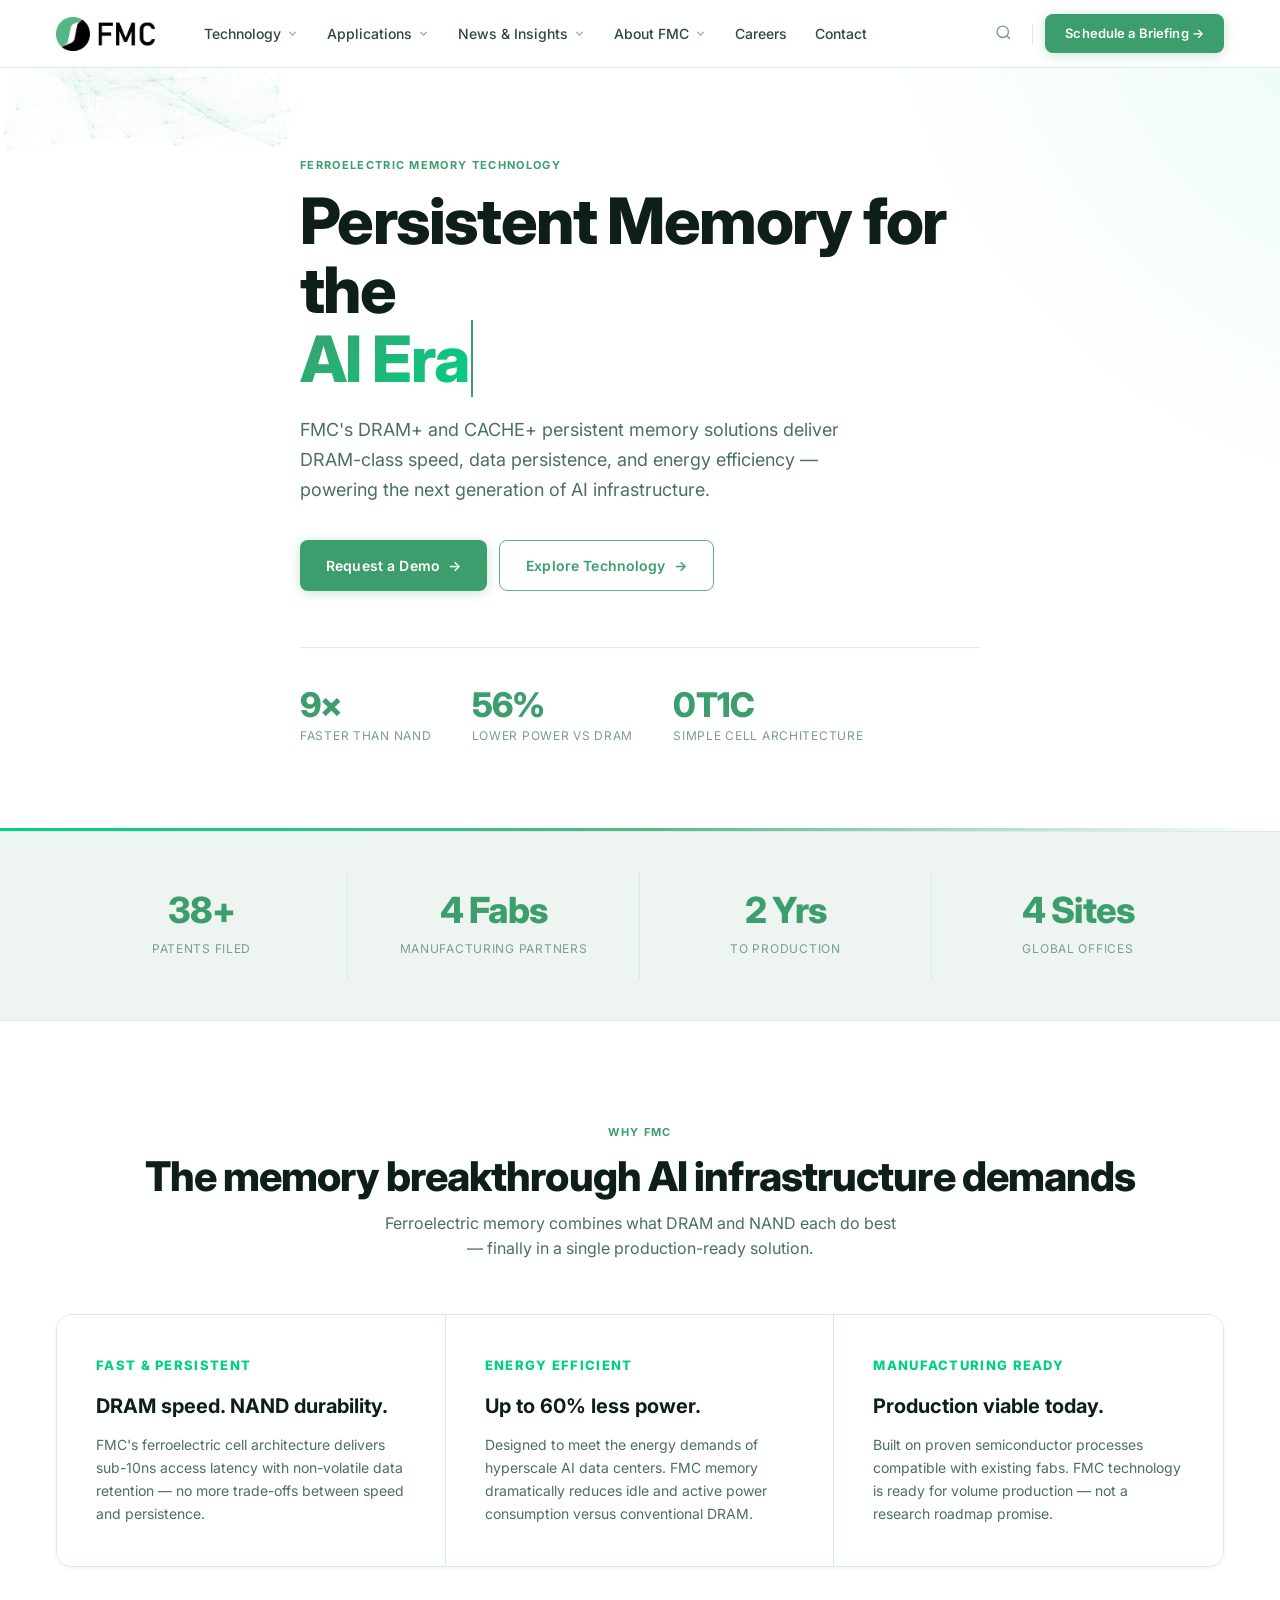
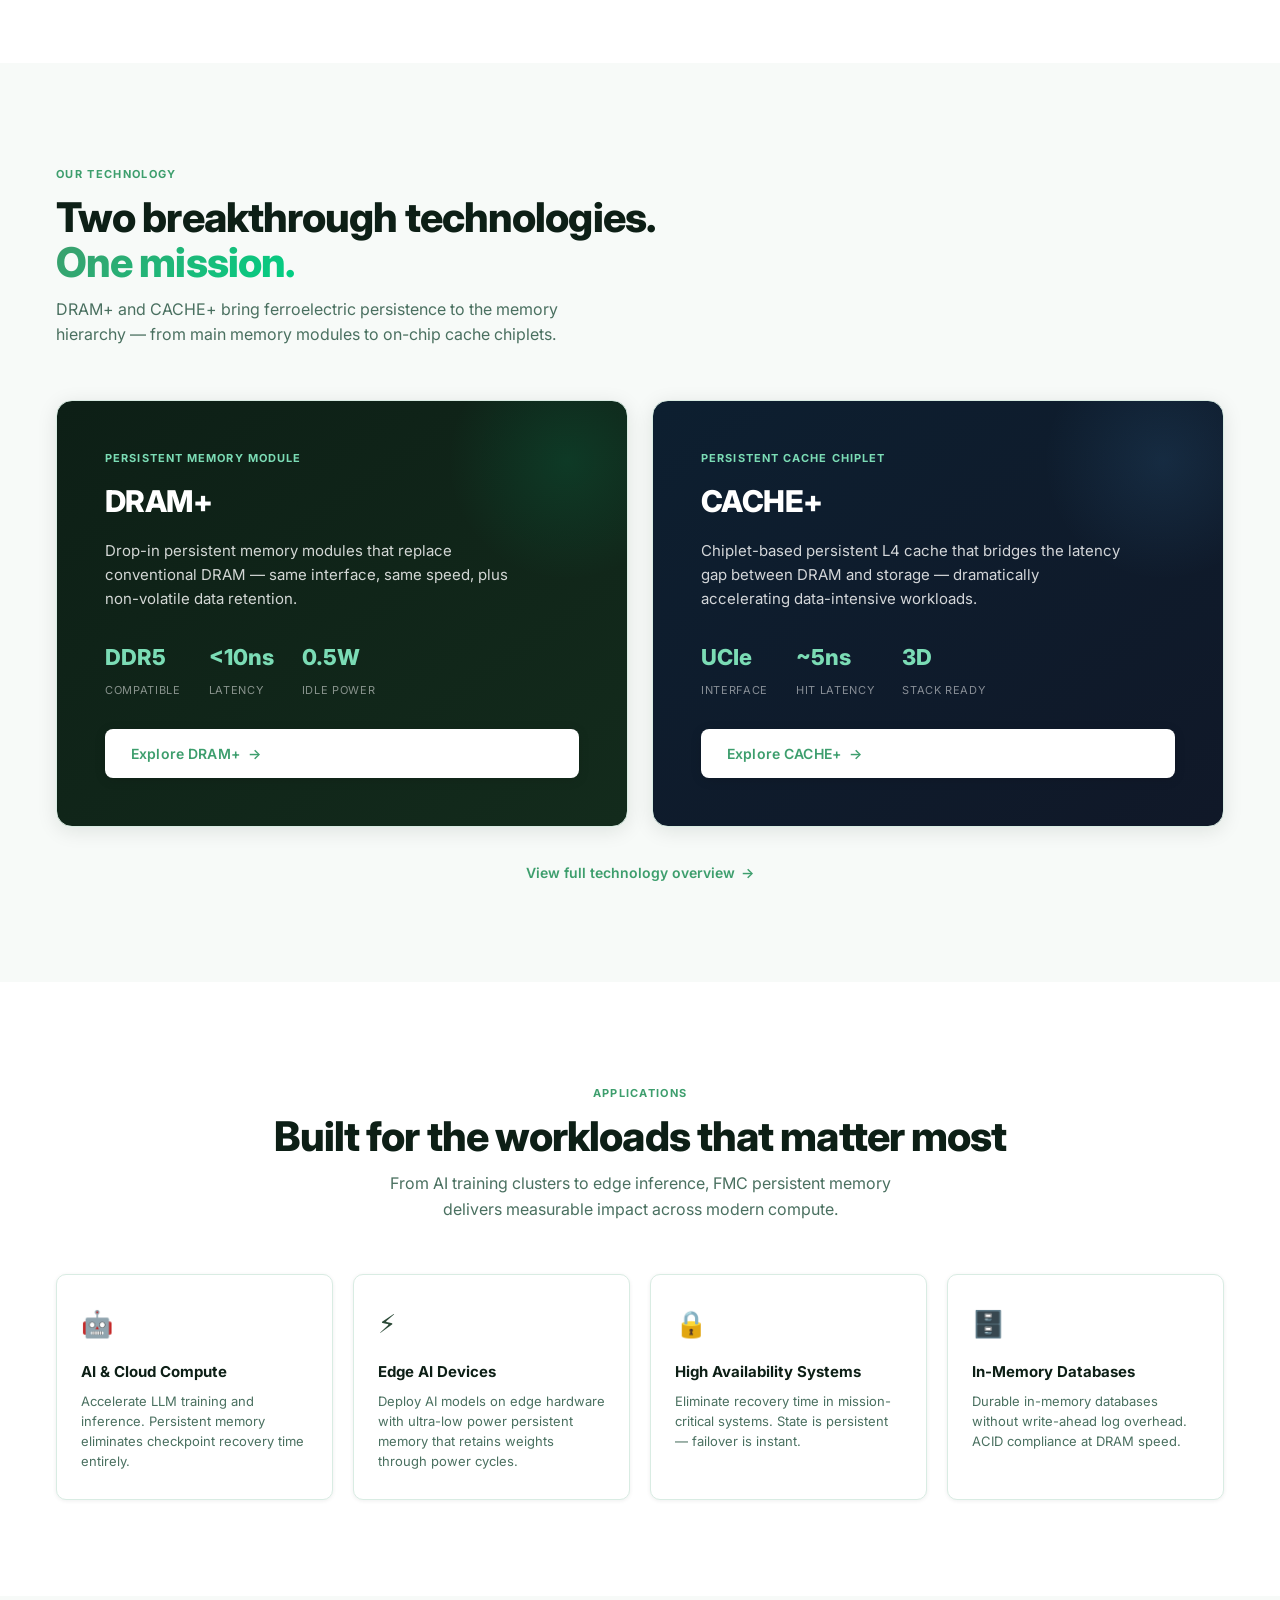
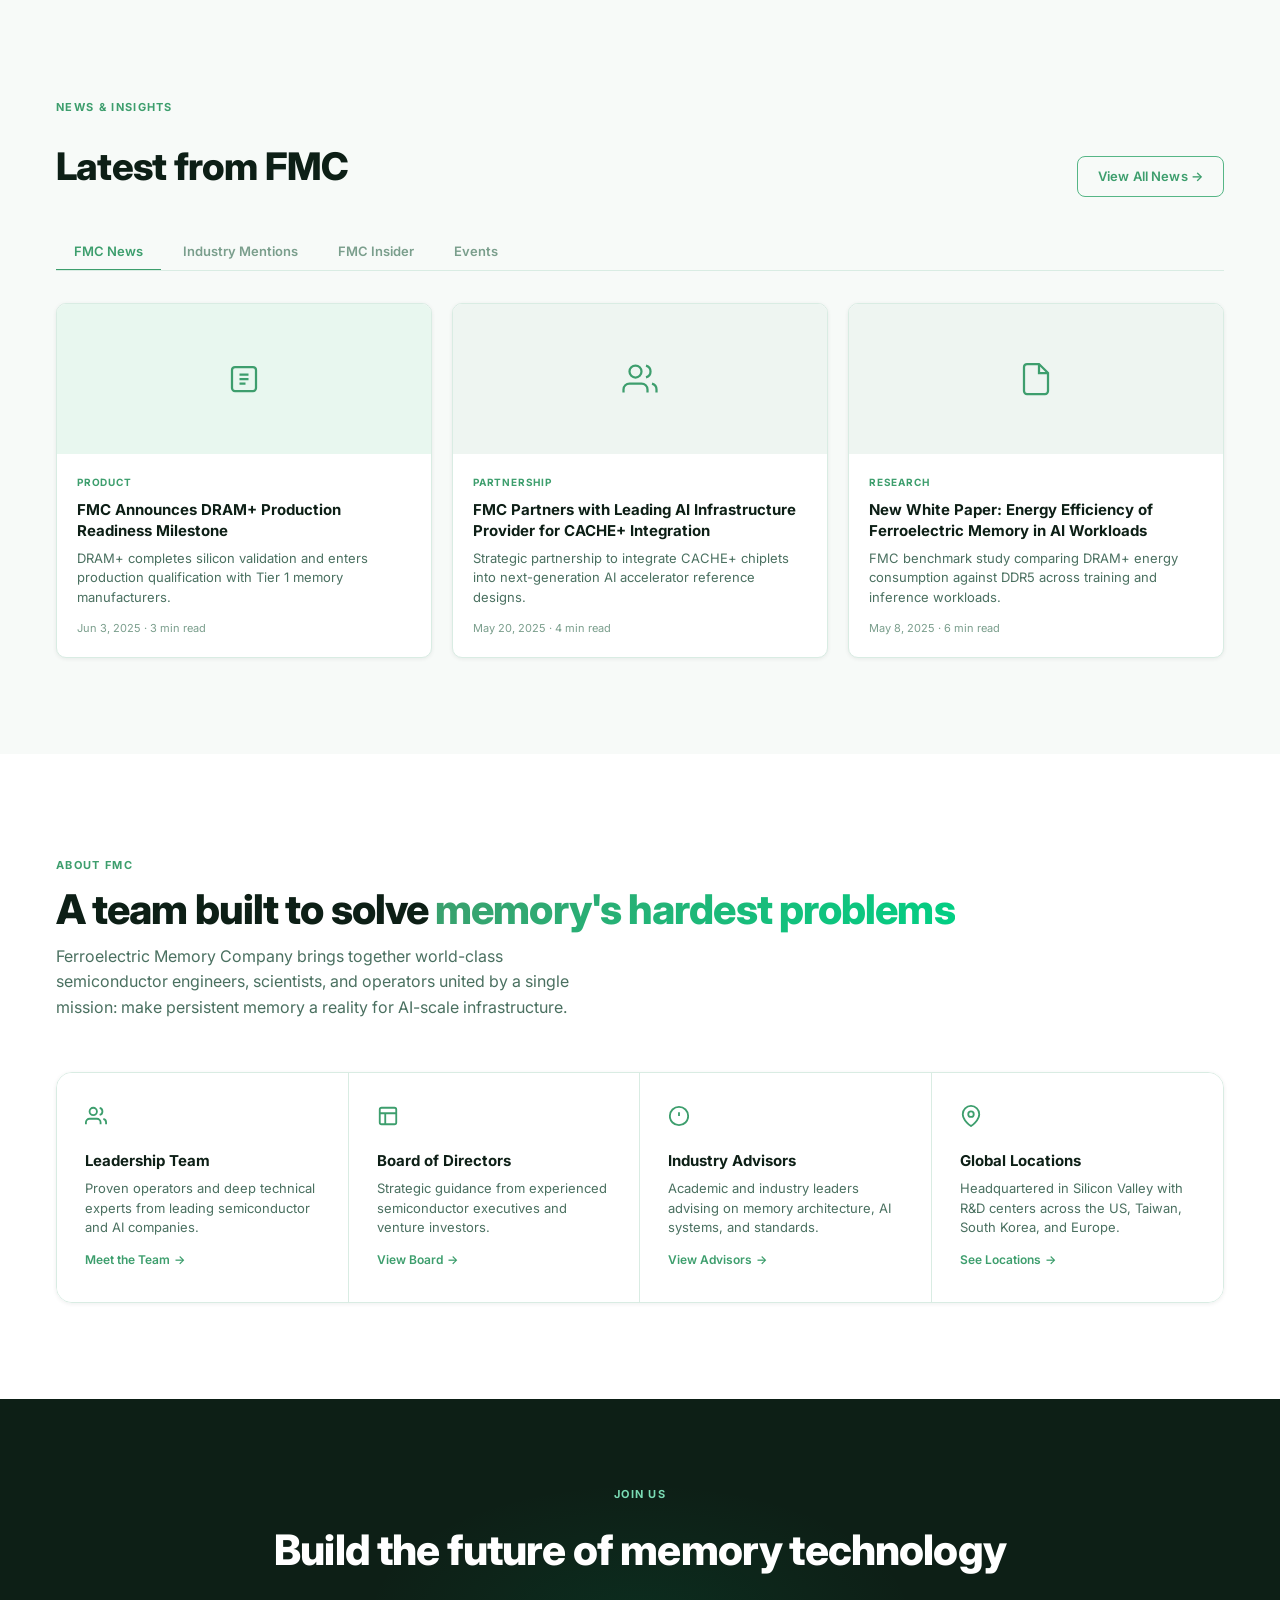
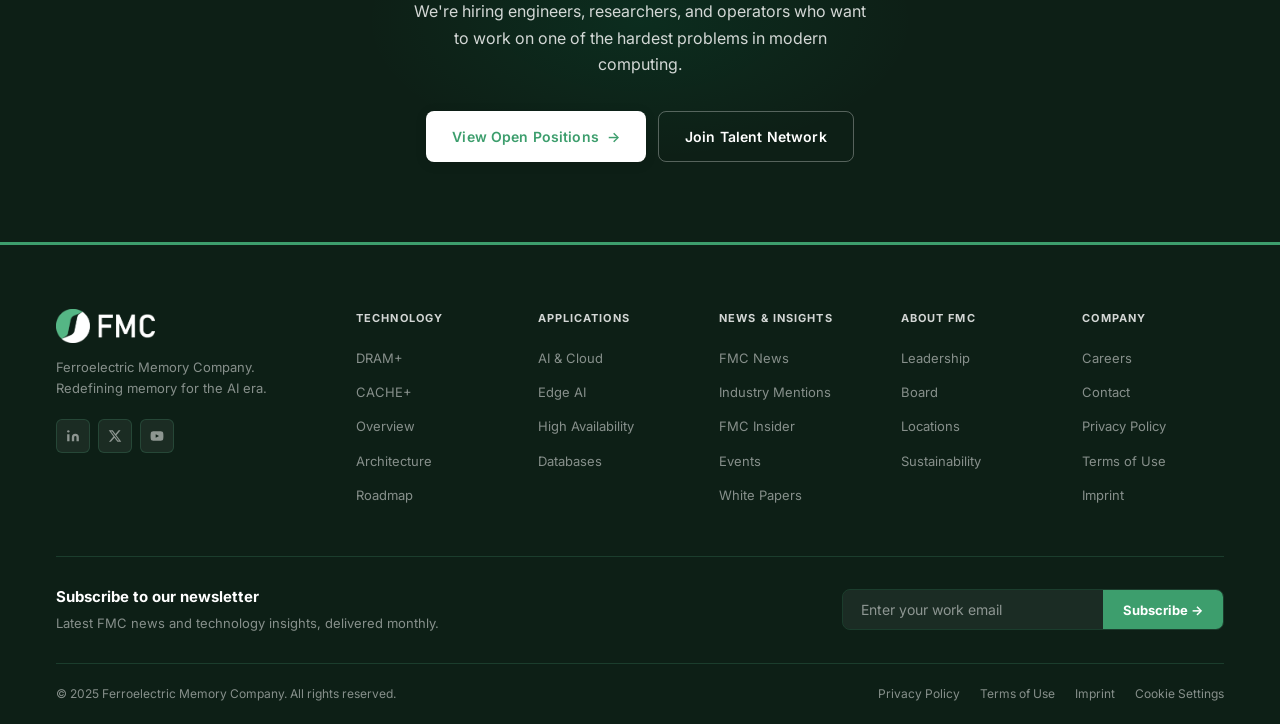
<file: index.html>
<!DOCTYPE html>
<html lang="en">
<head>
  <meta charset="UTF-8">
  <meta name="viewport" content="width=device-width, initial-scale=1.0">
  <title>FMC — Ferroelectric Memory Company</title>
  <link rel="preconnect" href="https://fonts.googleapis.com">
  <link href="https://fonts.googleapis.com/css2?family=Inter:wght@400;500;600;700;800&display=swap" rel="stylesheet">
  <link rel="stylesheet" href="css/styles.css">
</head>
<body>

<!-- HEADER -->
<header class="site-header" id="siteHeader">
  <div class="container">
    <a href="index.html" class="logo logo-dark">
      <img src="img/fmc-logo.png" alt="FMC — Ferroelectric Memory Company" height="34">
    </a>
    <nav class="main-nav">
      <ul class="nav-links">
        <li class="nav-item">
          <span class="nav-link" tabindex="0">Technology
            <svg width="13" height="13" viewBox="0 0 24 24" fill="none" stroke="currentColor" stroke-width="2"><polyline points="6 9 12 15 18 9"/></svg>
          </span>
          <div class="mega-menu">
            <div class="mega-col">
              <div class="mega-col-label">Overview</div>
              <ul class="mega-links">
                <li><a href="technology.html" class="mega-link">Technology Overview</a></li>
                <li><a href="technology.html" class="mega-link">The FMC Difference</a></li>
                <li><a href="technology.html" class="mega-link">Roadmap</a></li>
                <li><a href="technology.html" class="mega-link">Sustainability</a></li>
                <li><a href="technology.html" class="mega-link">Resources</a></li>
              </ul>
            </div>
            <div class="mega-col">
              <div class="mega-col-label">Ferroelectric Memory</div>
              <ul class="mega-links">
                <li><a href="technology.html" class="mega-link">Ferroelectric Memory 101</a></li>
                <li><a href="technology.html" class="mega-link">How It Works</a></li>
                <li><a href="technology.html" class="mega-link">Advantages</a></li>
                <li><a href="technology.html" class="mega-link">Reliability &amp; Endurance</a></li>
                <li><a href="technology.html" class="mega-link">Performance &amp; Efficiency</a></li>
              </ul>
            </div>
            <div class="mega-col">
              <div class="mega-col-label">DRAM+</div>
              <ul class="mega-links">
                <li><a href="technology.html" class="mega-link">DRAM+ Overview</a></li>
                <li><a href="technology.html" class="mega-link">Persistent Memory Modules</a></li>
                <li><a href="technology.html" class="mega-link">Architecture</a></li>
                <li><a href="technology.html" class="mega-link">Benefits</a></li>
                <li><a href="technology.html" class="mega-link">Use Cases</a></li>
              </ul>
            </div>
            <div class="mega-col">
              <div class="mega-col-label">CACHE+</div>
              <ul class="mega-links">
                <li><a href="technology.html" class="mega-link">CACHE+ Overview</a></li>
                <li><a href="technology.html" class="mega-link">Persistent Cache Chiplets</a></li>
                <li><a href="technology.html" class="mega-link">Architecture</a></li>
                <li><a href="technology.html" class="mega-link">Benefits</a></li>
                <li><a href="technology.html" class="mega-link">Use Cases</a></li>
              </ul>
            </div>
            <div class="mega-featured">
              <div class="mega-card">
                <div class="mega-card-img">
                  <svg width="36" height="36" viewBox="0 0 24 24" fill="none" stroke="var(--green-deep)" stroke-width="1.5"><rect x="4" y="4" width="16" height="16" rx="2"/><path d="M9 9h6M9 12h6M9 15h4"/></svg>
                </div>
                <div class="mega-card-body">
                  <div class="mega-card-tag">Featured</div>
                  <div class="mega-card-title">Introducing DRAM+</div>
                  <div class="mega-card-desc">Persistent memory modules with DRAM-class speed.</div>
                  <a href="technology.html" class="mega-card-link">Explore DRAM+ <span class="arrow">→</span></a>
                </div>
              </div>
            </div>
          </div>
        </li>
        <li class="nav-item">
          <span class="nav-link" tabindex="0">Applications
            <svg width="13" height="13" viewBox="0 0 24 24" fill="none" stroke="currentColor" stroke-width="2"><polyline points="6 9 12 15 18 9"/></svg>
          </span>
          <div class="mega-menu" style="min-width:300px;">
            <div class="mega-col">
              <div class="mega-col-label">Applications</div>
              <ul class="mega-links">
                <li><a href="#applications" class="mega-link">AI &amp; Cloud Compute</a></li>
                <li><a href="#applications" class="mega-link">Edge AI Devices</a></li>
                <li><a href="#applications" class="mega-link">High Availability Systems</a></li>
                <li><a href="#applications" class="mega-link">Database Applications</a></li>
                <li><a href="#applications" class="mega-link">All Applications</a></li>
              </ul>
            </div>
          </div>
        </li>
        <li class="nav-item">
          <a href="news.html" class="nav-link">News &amp; Insights
            <svg width="13" height="13" viewBox="0 0 24 24" fill="none" stroke="currentColor" stroke-width="2"><polyline points="6 9 12 15 18 9"/></svg>
          </a>
          <div class="mega-menu" style="min-width:280px;">
            <div class="mega-col">
              <div class="mega-col-label">News</div>
              <ul class="mega-links">
                <li><a href="news.html" class="mega-link">FMC News</a></li>
                <li><a href="news.html" class="mega-link">Industry Mentions</a></li>
                <li><a href="news.html" class="mega-link">FMC Insider</a></li>
                <li><a href="news.html" class="mega-link">Events</a></li>
                <li><a href="news.html" class="mega-link">Media Resources</a></li>
              </ul>
            </div>
          </div>
        </li>
        <li class="nav-item">
          <a href="about.html" class="nav-link">About FMC
            <svg width="13" height="13" viewBox="0 0 24 24" fill="none" stroke="currentColor" stroke-width="2"><polyline points="6 9 12 15 18 9"/></svg>
          </a>
          <div class="mega-menu mega-menu-wide">
            <div class="mega-col">
              <div class="mega-col-label">Company Overview</div>
              <ul class="mega-links">
                <li><a href="about.html" class="mega-link">Our Mission</a></li>
                <li><a href="about.html" class="mega-link">Our Story</a></li>
                <li><a href="about.html" class="mega-link">Sustainability</a></li>
                <li><a href="about.html" class="mega-link">Press Kit</a></li>
              </ul>
            </div>
            <div class="mega-col">
              <div class="mega-col-label">Leadership Team</div>
              <p style="font-size:12px;color:var(--text-muted);margin-bottom:10px;">Meet the executives leading FMC.</p>
              <a href="about.html" style="font-size:13px;font-weight:600;color:var(--green-deep);">View Team →</a>
            </div>
            <div class="mega-col">
              <div class="mega-col-label">Board of Directors</div>
              <p style="font-size:12px;color:var(--text-muted);margin-bottom:10px;">Guiding FMC's strategic vision.</p>
              <a href="about.html" style="font-size:13px;font-weight:600;color:var(--green-deep);">View Board →</a>
            </div>
            <div class="mega-col">
              <div class="mega-col-label">Industry Advisors</div>
              <p style="font-size:12px;color:var(--text-muted);margin-bottom:10px;">Experts shaping memory's future.</p>
              <a href="about.html" style="font-size:13px;font-weight:600;color:var(--green-deep);">View Advisors →</a>
            </div>
            <div class="mega-col">
              <div class="mega-col-label">Locations</div>
              <ul class="mega-links">
                <li><a href="about.html" class="mega-link">Global Offices</a></li>
                <li><a href="about.html" class="mega-link">R&amp;D Centers</a></li>
                <li><a href="about.html" class="mega-link">Contact Offices</a></li>
              </ul>
            </div>
            <div class="mega-featured">
              <div class="mega-card">
                <div class="mega-card-body" style="padding:20px;">
                  <div class="mega-card-title">Join Us in Building the Future of Memory</div>
                  <div class="mega-card-desc">Help us solve the world's most challenging memory problems.</div>
                  <a href="careers.html" class="mega-card-link">Explore Careers →</a>
                </div>
              </div>
            </div>
          </div>
        </li>
        <li class="nav-item"><a href="careers.html" class="nav-link">Careers</a></li>
        <li class="nav-item"><a href="contact.html" class="nav-link">Contact</a></li>
      </ul>
      <div class="nav-actions">
        <button class="nav-search-btn" aria-label="Search">
          <svg width="17" height="17" viewBox="0 0 24 24" fill="none" stroke="currentColor" stroke-width="2"><circle cx="11" cy="11" r="8"/><line x1="21" y1="21" x2="16.65" y2="16.65"/></svg>
        </button>
        <span style="width:1px;height:20px;background:var(--border-light);"></span>
        <a href="contact.html" class="btn btn-primary" style="padding:9px 20px;font-size:13px;">Schedule a Briefing →</a>
      </div>
    </nav>
    <button class="mobile-toggle" aria-label="Open menu">
      <svg width="22" height="22" viewBox="0 0 24 24" fill="none" stroke="currentColor" stroke-width="2"><line x1="3" y1="6" x2="21" y2="6"/><line x1="3" y1="12" x2="21" y2="12"/><line x1="3" y1="18" x2="21" y2="18"/></svg>
    </button>
  </div>
</header>

<div class="mobile-menu" id="mobileMenu">
  <a href="index.html" class="mobile-nav-link">Home</a>
  <a href="technology.html" class="mobile-nav-link">Technology</a>
  <a href="#applications" class="mobile-nav-link">Applications</a>
  <a href="news.html" class="mobile-nav-link">News &amp; Insights</a>
  <a href="about.html" class="mobile-nav-link">About FMC</a>
  <a href="careers.html" class="mobile-nav-link">Careers</a>
  <a href="contact.html" class="mobile-nav-link">Contact</a>
  <a href="contact.html" class="btn btn-primary" style="width:100%;justify-content:center;margin-top:20px;">Schedule a Briefing →</a>
</div>

<!-- ============================================================
     HERO — White bg, dark text, canvas accent layer
     ============================================================ -->
<section class="hero" id="hero">
  <canvas class="hero-canvas" id="heroCanvas"></canvas>
  <div class="hero-wash"></div>
  <div class="container">
    <div class="hero-content">
      <span class="eyebrow" style="opacity:0;animation:fadeUp 0.7s 0.15s forwards;">Ferroelectric Memory Technology</span>
      <h1 style="opacity:0;animation:fadeUp 0.7s 0.3s forwards;">
        Persistent Memory for the<br>
        <span class="gradient-text" id="heroTyped"></span>
      </h1>
      <p style="opacity:0;animation:fadeUp 0.7s 0.55s forwards;">
        FMC's DRAM+ and CACHE+ persistent memory solutions deliver DRAM-class speed, data persistence, and energy efficiency — powering the next generation of AI infrastructure.
      </p>
      <div class="hero-btns" style="opacity:0;animation:fadeUp 0.7s 0.75s forwards;">
        <a href="contact.html" class="btn btn-primary">Request a Demo <span class="arrow">→</span></a>
        <a href="technology.html" class="btn btn-outline">Explore Technology <span class="arrow">→</span></a>
      </div>
      <div class="hero-stats" style="opacity:0;animation:fadeUp 0.7s 0.95s forwards;">
        <div>
          <div class="hero-stat-num" data-count="10" data-suffix="×">0×</div>
          <div class="hero-stat-label">Faster than NAND</div>
        </div>
        <div>
          <div class="hero-stat-num" data-count="60" data-suffix="%">0%</div>
          <div class="hero-stat-label">Lower Power vs DRAM</div>
        </div>
        <div>
          <div class="hero-stat-num" data-count="1" data-suffix="T1C">0</div>
          <div class="hero-stat-label">Simple Cell Architecture</div>
        </div>
      </div>
    </div>
  </div>
</section>

<!-- Green rule divider -->
<hr class="green-rule">

<!-- ============================================================
     STAT BAND
     ============================================================ -->
<div class="stat-band">
  <div class="container">
    <div class="stat-band-grid">
      <div class="stat-item reveal">
        <span class="stat-val" data-count="40" data-suffix="+">0+</span>
        <span class="stat-label">Patents Filed</span>
      </div>
      <div class="stat-item reveal reveal-delay-1">
        <span class="stat-val" data-count="5" data-suffix=" Fabs">0</span>
        <span class="stat-label">Manufacturing Partners</span>
      </div>
      <div class="stat-item reveal reveal-delay-2">
        <span class="stat-val" data-count="3" data-suffix=" Yrs">0</span>
        <span class="stat-label">To Production</span>
      </div>
      <div class="stat-item reveal reveal-delay-3">
        <span class="stat-val" data-count="5" data-suffix=" Sites">0</span>
        <span class="stat-label">Global Offices</span>
      </div>
    </div>
  </div>
</div>

<!-- ============================================================
     VALUE PILLARS
     ============================================================ -->
<section class="section section-white">
  <div class="container">
    <div class="section-header centered reveal">
      <span class="eyebrow">Why FMC</span>
      <h2>The memory breakthrough AI infrastructure demands</h2>
      <p>Ferroelectric memory combines what DRAM and NAND each do best — finally in a single production-ready solution.</p>
    </div>
    <div class="pillar-grid">
      <div class="pillar reveal reveal-delay-1">
        <div class="pillar-num">Fast &amp; Persistent</div>
        <h3>DRAM speed. NAND durability.</h3>
        <p>FMC's ferroelectric cell architecture delivers sub-10ns access latency with non-volatile data retention — no more trade-offs between speed and persistence.</p>
      </div>
      <div class="pillar reveal reveal-delay-2">
        <div class="pillar-num">Energy Efficient</div>
        <h3>Up to 60% less power.</h3>
        <p>Designed to meet the energy demands of hyperscale AI data centers. FMC memory dramatically reduces idle and active power consumption versus conventional DRAM.</p>
      </div>
      <div class="pillar reveal reveal-delay-3">
        <div class="pillar-num">Manufacturing Ready</div>
        <h3>Production viable today.</h3>
        <p>Built on proven semiconductor processes compatible with existing fabs. FMC technology is ready for volume production — not a research roadmap promise.</p>
      </div>
    </div>
  </div>
</section>

<!-- ============================================================
     TECHNOLOGY SOLUTIONS — Dark cards on light bg
     ============================================================ -->
<section class="section section-off-white">
  <div class="container">
    <div class="section-header reveal">
      <span class="eyebrow">Our Technology</span>
      <h2>Two breakthrough technologies.<br><span class="gradient-text">One mission.</span></h2>
      <p>DRAM+ and CACHE+ bring ferroelectric persistence to the memory hierarchy — from main memory modules to on-chip cache chiplets.</p>
    </div>
    <div class="grid-2">
      <div class="tech-card tech-card-dram reveal reveal-delay-1">
        <div class="tech-label">Persistent Memory Module</div>
        <h3>DRAM+</h3>
        <p>Drop-in persistent memory modules that replace conventional DRAM — same interface, same speed, plus non-volatile data retention.</p>
        <div class="tech-specs">
          <div><span class="tech-spec-val">DDR5</span><span class="tech-spec-label">Compatible</span></div>
          <div><span class="tech-spec-val">&lt;10ns</span><span class="tech-spec-label">Latency</span></div>
          <div><span class="tech-spec-val">0.5W</span><span class="tech-spec-label">Idle Power</span></div>
        </div>
        <a href="technology.html" class="btn btn-white">Explore DRAM+ <span class="arrow">→</span></a>
      </div>
      <div class="tech-card tech-card-cache reveal reveal-delay-2">
        <div class="tech-label">Persistent Cache Chiplet</div>
        <h3>CACHE+</h3>
        <p>Chiplet-based persistent L4 cache that bridges the latency gap between DRAM and storage — dramatically accelerating data-intensive workloads.</p>
        <div class="tech-specs">
          <div><span class="tech-spec-val">UCIe</span><span class="tech-spec-label">Interface</span></div>
          <div><span class="tech-spec-val">~5ns</span><span class="tech-spec-label">Hit Latency</span></div>
          <div><span class="tech-spec-val">3D</span><span class="tech-spec-label">Stack Ready</span></div>
        </div>
        <a href="technology.html" class="btn btn-white">Explore CACHE+ <span class="arrow">→</span></a>
      </div>
    </div>
    <div style="text-align:center;margin-top:32px;" class="reveal">
      <a href="technology.html" style="font-size:14px;font-weight:600;color:var(--green-deep);display:inline-flex;align-items:center;gap:6px;">View full technology overview <span class="arrow">→</span></a>
    </div>
  </div>
</section>

<!-- ============================================================
     APPLICATIONS
     ============================================================ -->
<section class="section section-white" id="applications">
  <div class="container">
    <div class="section-header centered reveal">
      <span class="eyebrow">Applications</span>
      <h2>Built for the workloads that matter most</h2>
      <p>From AI training clusters to edge inference, FMC persistent memory delivers measurable impact across modern compute.</p>
    </div>
    <div class="grid-4">
      <div class="app-card reveal reveal-delay-1">
        <div class="app-card-icon">🤖</div>
        <h4>AI &amp; Cloud Compute</h4>
        <p>Accelerate LLM training and inference. Persistent memory eliminates checkpoint recovery time entirely.</p>
      </div>
      <div class="app-card reveal reveal-delay-2">
        <div class="app-card-icon">⚡</div>
        <h4>Edge AI Devices</h4>
        <p>Deploy AI models on edge hardware with ultra-low power persistent memory that retains weights through power cycles.</p>
      </div>
      <div class="app-card reveal reveal-delay-3">
        <div class="app-card-icon">🔒</div>
        <h4>High Availability Systems</h4>
        <p>Eliminate recovery time in mission-critical systems. State is persistent — failover is instant.</p>
      </div>
      <div class="app-card reveal reveal-delay-4">
        <div class="app-card-icon">🗄️</div>
        <h4>In-Memory Databases</h4>
        <p>Durable in-memory databases without write-ahead log overhead. ACID compliance at DRAM speed.</p>
      </div>
    </div>
  </div>
</section>

<!-- ============================================================
     NEWS PREVIEW
     ============================================================ -->
<section class="section section-off-white">
  <div class="container">
    <div style="display:flex;justify-content:space-between;align-items:flex-end;margin-bottom:36px;" class="reveal">
      <div>
        <span class="eyebrow">News &amp; Insights</span>
        <h2 style="font-size:clamp(26px,3vw,38px);font-weight:800;color:var(--text-dark);letter-spacing:-0.02em;margin-top:6px;">Latest from FMC</h2>
      </div>
      <a href="news.html" class="btn btn-outline" style="flex-shrink:0;padding:9px 20px;font-size:13px;">View All News →</a>
    </div>
    <div class="news-tabs">
      <button class="news-tab active" data-tab="fmc-news">FMC News</button>
      <button class="news-tab" data-tab="industry">Industry Mentions</button>
      <button class="news-tab" data-tab="insider">FMC Insider</button>
      <button class="news-tab" data-tab="events">Events</button>
    </div>
    <div class="news-tab-panel active" id="tab-fmc-news">
      <div class="news-card reveal reveal-delay-1">
        <div class="news-card-img" style="background:var(--green-tint);"><svg width="36" height="36" viewBox="0 0 24 24" fill="none" stroke="var(--green-deep)" stroke-width="1.5"><rect x="4" y="4" width="16" height="16" rx="2"/><path d="M9 9h6M9 12h6M9 15h4"/></svg></div>
        <div class="news-card-body">
          <div class="news-card-tag">Product</div>
          <h4>FMC Announces DRAM+ Production Readiness Milestone</h4>
          <p>DRAM+ completes silicon validation and enters production qualification with Tier 1 memory manufacturers.</p>
          <div class="news-card-meta">Jun 3, 2025 · 3 min read</div>
        </div>
      </div>
      <div class="news-card reveal reveal-delay-2">
        <div class="news-card-img" style="background:var(--bg-light);"><svg width="36" height="36" viewBox="0 0 24 24" fill="none" stroke="var(--green-deep)" stroke-width="1.5"><path d="M17 21v-2a4 4 0 0 0-4-4H5a4 4 0 0 0-4 4v2"/><circle cx="9" cy="7" r="4"/><path d="M23 21v-2a4 4 0 0 0-3-3.87"/><path d="M16 3.13a4 4 0 0 1 0 7.75"/></svg></div>
        <div class="news-card-body">
          <div class="news-card-tag">Partnership</div>
          <h4>FMC Partners with Leading AI Infrastructure Provider for CACHE+ Integration</h4>
          <p>Strategic partnership to integrate CACHE+ chiplets into next-generation AI accelerator reference designs.</p>
          <div class="news-card-meta">May 20, 2025 · 4 min read</div>
        </div>
      </div>
      <div class="news-card reveal reveal-delay-3">
        <div class="news-card-img" style="background:var(--bg-light);"><svg width="36" height="36" viewBox="0 0 24 24" fill="none" stroke="var(--green-deep)" stroke-width="1.5"><path d="M14 2H6a2 2 0 0 0-2 2v16a2 2 0 0 0 2 2h12a2 2 0 0 0 2-2V8z"/><polyline points="14 2 14 8 20 8"/></svg></div>
        <div class="news-card-body">
          <div class="news-card-tag">Research</div>
          <h4>New White Paper: Energy Efficiency of Ferroelectric Memory in AI Workloads</h4>
          <p>FMC benchmark study comparing DRAM+ energy consumption against DDR5 across training and inference workloads.</p>
          <div class="news-card-meta">May 8, 2025 · 6 min read</div>
        </div>
      </div>
    </div>
    <div class="news-tab-panel" id="tab-industry">
      <div class="news-card"><div class="news-card-body" style="padding:28px;"><div class="news-card-tag">TrendForce</div><h4>"FMC represents one of the most promising ferroelectric memory startups in the current cycle..."</h4><p>TrendForce highlights FMC's 1T1C architecture as a potential inflection point for persistent memory in AI data centers.</p><div class="news-card-meta">Apr 2025 · TrendForce Semiconductor Report</div></div></div>
      <div class="news-card"><div class="news-card-body" style="padding:28px;"><div class="news-card-tag">SemiAnalysis</div><h4>Persistent memory's moment: why 2025 could be the year ferroelectric makes its move</h4><p>Deep-dive covering the memory hierarchy gap in AI infrastructure and why ferroelectric solutions are gaining traction.</p><div class="news-card-meta">Mar 2025 · SemiAnalysis</div></div></div>
      <div class="news-card"><div class="news-card-body" style="padding:28px;"><div class="news-card-tag">EE Times</div><h4>FMC's CACHE+ chiplet design takes aim at the memory wall in LLM inference</h4><p>Technical coverage of FMC's UCIe-based chiplet approach and its implications for AI chip architects.</p><div class="news-card-meta">Feb 2025 · EE Times</div></div></div>
    </div>
    <div class="news-tab-panel" id="tab-insider">
      <div class="news-card"><div class="news-card-body" style="padding:28px;"><div class="news-card-tag">FMC Insider</div><h4>Inside the Lab: How We Validated DRAM+ at Scale</h4><p>A behind-the-scenes look at FMC's silicon validation process — from tape-out to production readiness.</p><div class="news-card-meta">May 15, 2025 · 8 min read</div></div></div>
      <div class="news-card"><div class="news-card-body" style="padding:28px;"><div class="news-card-tag">Culture</div><h4>From Thesis to Tape-Out: Building FMC's Founding Engineering Team</h4><p>How FMC recruited a world-class team of memory engineers across three continents.</p><div class="news-card-meta">Apr 28, 2025 · 5 min read</div></div></div>
      <div class="news-card"><div class="news-card-body" style="padding:28px;"><div class="news-card-tag">Opinion</div><h4>Why the Memory Hierarchy Is the Next Frontier for AI</h4><p>FMC CEO on why solving the memory wall matters more than compute scaling for the next generation of AI.</p><div class="news-card-meta">Mar 10, 2025 · 6 min read</div></div></div>
    </div>
    <div class="news-tab-panel" id="tab-events">
      <div class="news-card"><div class="news-card-body" style="padding:28px;"><div class="news-card-tag" style="color:var(--green-vivid);">Upcoming</div><h4>Hot Chips 2025 — FMC Presenting CACHE+ Architecture</h4><p>FMC will present full technical details of the CACHE+ chiplet architecture. Booth #A14.</p><div class="news-card-meta">Aug 24–26, 2025 · Stanford University, CA</div></div></div>
      <div class="news-card"><div class="news-card-body" style="padding:28px;"><div class="news-card-tag" style="color:var(--green-vivid);">Upcoming</div><h4>Flash Memory Summit 2025 — Persistent Memory Panel</h4><p>FMC CTO joins a panel on the convergence of volatile and non-volatile memory technologies.</p><div class="news-card-meta">Aug 6–8, 2025 · Santa Clara Convention Center</div></div></div>
      <div class="news-card"><div class="news-card-body" style="padding:28px;"><div class="news-card-tag">Past</div><h4>ISSCC 2025 — FMC Paper: 1T1C FeRAM in Advanced Node</h4><p>FMC's paper on 1T1C ferroelectric cell scaling in sub-5nm nodes presented at ISSCC.</p><div class="news-card-meta">Feb 2025 · San Francisco, CA</div></div></div>
    </div>
  </div>
</section>

<!-- ============================================================
     ABOUT PREVIEW
     ============================================================ -->
<section class="section section-white">
  <div class="container">
    <div class="section-header reveal">
      <span class="eyebrow">About FMC</span>
      <h2>A team built to solve <span class="gradient-text">memory's hardest problems</span></h2>
      <p>Ferroelectric Memory Company brings together world-class semiconductor engineers, scientists, and operators united by a single mission: make persistent memory a reality for AI-scale infrastructure.</p>
    </div>
    <div class="about-sub-grid">
      <a href="about.html" class="about-sub reveal reveal-delay-1">
        <div class="about-sub-icon"><svg width="22" height="22" viewBox="0 0 24 24" fill="none" stroke="currentColor" stroke-width="2"><path d="M17 21v-2a4 4 0 0 0-4-4H5a4 4 0 0 0-4 4v2"/><circle cx="9" cy="7" r="4"/><path d="M23 21v-2a4 4 0 0 0-3-3.87"/><path d="M16 3.13a4 4 0 0 1 0 7.75"/></svg></div>
        <h4>Leadership Team</h4>
        <p>Proven operators and deep technical experts from leading semiconductor and AI companies.</p>
        <div class="about-sub-link">Meet the Team <span class="arrow">→</span></div>
      </a>
      <a href="about.html" class="about-sub reveal reveal-delay-2">
        <div class="about-sub-icon"><svg width="22" height="22" viewBox="0 0 24 24" fill="none" stroke="currentColor" stroke-width="2"><rect x="3" y="3" width="18" height="18" rx="2"/><path d="M3 9h18M9 21V9"/></svg></div>
        <h4>Board of Directors</h4>
        <p>Strategic guidance from experienced semiconductor executives and venture investors.</p>
        <div class="about-sub-link">View Board <span class="arrow">→</span></div>
      </a>
      <a href="about.html" class="about-sub reveal reveal-delay-3">
        <div class="about-sub-icon"><svg width="22" height="22" viewBox="0 0 24 24" fill="none" stroke="currentColor" stroke-width="2"><circle cx="12" cy="12" r="10"/><line x1="12" y1="8" x2="12" y2="12"/><line x1="12" y1="16" x2="12.01" y2="16"/></svg></div>
        <h4>Industry Advisors</h4>
        <p>Academic and industry leaders advising on memory architecture, AI systems, and standards.</p>
        <div class="about-sub-link">View Advisors <span class="arrow">→</span></div>
      </a>
      <a href="about.html" class="about-sub reveal reveal-delay-4">
        <div class="about-sub-icon"><svg width="22" height="22" viewBox="0 0 24 24" fill="none" stroke="currentColor" stroke-width="2"><path d="M21 10c0 7-9 13-9 13s-9-6-9-13a9 9 0 0 1 18 0z"/><circle cx="12" cy="10" r="3"/></svg></div>
        <h4>Global Locations</h4>
        <p>Headquartered in Silicon Valley with R&amp;D centers across the US, Taiwan, South Korea, and Europe.</p>
        <div class="about-sub-link">See Locations <span class="arrow">→</span></div>
      </a>
    </div>
  </div>
</section>

<!-- ============================================================
     CAREERS CTA — Dark section
     ============================================================ -->
<div class="cta-band">
  <div class="container">
    <div class="reveal">
      <span class="eyebrow" style="color:var(--green-light);">Join Us</span>
      <h2>Build the future of memory technology</h2>
      <p>We're hiring engineers, researchers, and operators who want to work on one of the hardest problems in modern computing.</p>
      <div class="btns">
        <a href="careers.html" class="btn btn-white">View Open Positions <span class="arrow">→</span></a>
        <a href="careers.html" class="btn btn-outline" style="border-color:rgba(255,255,255,0.3);color:#fff;">Join Talent Network</a>
      </div>
    </div>
  </div>
</div>

<!-- FOOTER -->
<footer class="site-footer">
  <div class="container">
    <div class="footer-grid">
      <div class="footer-brand">
        <a href="index.html" class="logo" style="margin-bottom:14px;">
          <img src="img/fmc-logo-white.png" alt="FMC" height="32">
        </a>
        <p>Ferroelectric Memory Company.<br>Redefining memory for the AI era.</p>
        <div class="footer-socials">
          <a href="#" class="social-btn" aria-label="LinkedIn"><svg width="14" height="14" viewBox="0 0 24 24" fill="currentColor"><path d="M16 8a6 6 0 0 1 6 6v7h-4v-7a2 2 0 0 0-2-2 2 2 0 0 0-2 2v7h-4v-7a6 6 0 0 1 6-6z"/><rect x="2" y="9" width="4" height="12"/><circle cx="4" cy="4" r="2"/></svg></a>
          <a href="#" class="social-btn" aria-label="X"><svg width="14" height="14" viewBox="0 0 24 24" fill="currentColor"><path d="M18.244 2.25h3.308l-7.227 8.26 8.502 11.24H16.17l-5.214-6.817L4.99 21.75H1.68l7.73-8.835L1.254 2.25H8.08l4.713 6.231zm-1.161 17.52h1.833L7.084 4.126H5.117z"/></svg></a>
          <a href="#" class="social-btn" aria-label="YouTube"><svg width="14" height="14" viewBox="0 0 24 24" fill="currentColor"><path d="M22.54 6.42a2.78 2.78 0 0 0-1.95-1.96C18.88 4 12 4 12 4s-6.88 0-8.59.46a2.78 2.78 0 0 0-1.95 1.96A29 29 0 0 0 1 12a29 29 0 0 0 .46 5.58A2.78 2.78 0 0 0 3.41 19.54C5.12 20 12 20 12 20s6.88 0 8.59-.46a2.78 2.78 0 0 0 1.95-1.96A29 29 0 0 0 23 12a29 29 0 0 0-.46-5.58z"/><polygon points="9.75 15.02 15.5 12 9.75 8.98 9.75 15.02" fill="var(--bg-dark)"/></svg></a>
        </div>
      </div>
      <div class="footer-col"><h6>Technology</h6><ul><li><a href="technology.html">DRAM+</a></li><li><a href="technology.html">CACHE+</a></li><li><a href="technology.html">Overview</a></li><li><a href="technology.html">Architecture</a></li><li><a href="technology.html">Roadmap</a></li></ul></div>
      <div class="footer-col"><h6>Applications</h6><ul><li><a href="#">AI &amp; Cloud</a></li><li><a href="#">Edge AI</a></li><li><a href="#">High Availability</a></li><li><a href="#">Databases</a></li></ul></div>
      <div class="footer-col"><h6>News &amp; Insights</h6><ul><li><a href="news.html">FMC News</a></li><li><a href="news.html">Industry Mentions</a></li><li><a href="news.html">FMC Insider</a></li><li><a href="news.html">Events</a></li><li><a href="news.html">White Papers</a></li></ul></div>
      <div class="footer-col"><h6>About FMC</h6><ul><li><a href="about.html">Leadership</a></li><li><a href="about.html">Board</a></li><li><a href="about.html">Locations</a></li><li><a href="about.html">Sustainability</a></li></ul></div>
      <div class="footer-col"><h6>Company</h6><ul><li><a href="careers.html">Careers</a></li><li><a href="contact.html">Contact</a></li><li><a href="#">Privacy Policy</a></li><li><a href="#">Terms of Use</a></li><li><a href="#">Imprint</a></li></ul></div>
    </div>
    <div class="footer-newsletter">
      <div class="newsletter-text">
        <h5>Subscribe to our newsletter</h5>
        <p>Latest FMC news and technology insights, delivered monthly.</p>
      </div>
      <div class="newsletter-form">
        <input type="email" class="newsletter-input" placeholder="Enter your work email">
        <button class="newsletter-btn">Subscribe →</button>
      </div>
    </div>
    <div class="footer-bottom">
      <p>© 2025 Ferroelectric Memory Company. All rights reserved.</p>
      <div class="footer-legal">
        <a href="#">Privacy Policy</a>
        <a href="#">Terms of Use</a>
        <a href="#">Imprint</a>
        <a href="#">Cookie Settings</a>
      </div>
    </div>
  </div>
</footer>

<script src="js/main.js"></script>
<script>
// Header scroll
const header = document.getElementById('siteHeader');
window.addEventListener('scroll', () => { header.classList.toggle('scrolled', window.scrollY > 40); }, { passive: true });

// Mobile menu
document.querySelector('.mobile-toggle').addEventListener('click', () => {
  document.getElementById('mobileMenu').classList.toggle('open');
});

// Hero canvas — subtle light particles
const canvas = document.getElementById('heroCanvas');
const ctx = canvas.getContext('2d');
let W, H, nodes = [];
function resize() { W = canvas.width = canvas.offsetWidth; H = canvas.height = canvas.offsetHeight; }
resize();
window.addEventListener('resize', () => { resize(); initNodes(); });
class Node {
  constructor() { this.reset(); }
  reset() {
    this.x = Math.random() * W; this.y = Math.random() * H;
    this.vx = (Math.random() - 0.5) * 0.3; this.vy = (Math.random() - 0.5) * 0.3;
    this.r = Math.random() * 2 + 0.5; this.pulse = Math.random() * Math.PI * 2;
  }
  update() {
    this.x += this.vx; this.y += this.vy; this.pulse += 0.018;
    if (this.x < 0 || this.x > W) this.vx *= -1;
    if (this.y < 0 || this.y > H) this.vy *= -1;
  }
  draw() {
    const a = 0.08 + Math.sin(this.pulse) * 0.06;
    ctx.beginPath(); ctx.arc(this.x, this.y, this.r, 0, Math.PI * 2);
    ctx.fillStyle = `rgba(61,158,109,${a})`; ctx.fill();
  }
}
function initNodes() { nodes = Array.from({ length: 70 }, () => new Node()); }
initNodes();
function drawLines() {
  const d = 150;
  for (let i = 0; i < nodes.length; i++) for (let j = i + 1; j < nodes.length; j++) {
    const dx = nodes[i].x - nodes[j].x, dy = nodes[i].y - nodes[j].y;
    const dist = Math.sqrt(dx*dx + dy*dy);
    if (dist < d) {
      ctx.beginPath(); ctx.moveTo(nodes[i].x, nodes[i].y); ctx.lineTo(nodes[j].x, nodes[j].y);
      ctx.strokeStyle = `rgba(86,182,134,${(1-dist/d)*0.06})`; ctx.lineWidth = 1; ctx.stroke();
    }
  }
}
(function animate() { ctx.clearRect(0,0,W,H); nodes.forEach(n=>{n.update();n.draw();}); drawLines(); requestAnimationFrame(animate); })();

// Typing effect
const phrases = ['AI Era', 'Data Center', 'Edge Compute', 'Next Decade'];
let pi = 0, ci = 0, del = false;
const el = document.getElementById('heroTyped');
el.style.cssText = 'border-right:2px solid var(--green-deep);padding-right:3px;';
setInterval(() => { el.style.borderRightColor = el.style.borderRightColor === 'transparent' ? 'var(--green-deep)' : 'transparent'; }, 520);
function type() {
  const p = phrases[pi];
  if (!del) { el.textContent = p.slice(0, ++ci); if (ci === p.length) { del=true; setTimeout(type,2000); return; } }
  else { el.textContent = p.slice(0, --ci); if (ci===0) { del=false; pi=(pi+1)%phrases.length; } }
  setTimeout(type, del ? 55 : 85);
}
setTimeout(type, 1400);

// Counters
function animCount(el) {
  if (el._done) return; el._done = 1;
  const t = parseInt(el.dataset.count), s = el.dataset.suffix||'';
  let c = 0; const step = t/50;
  const tmr = setInterval(() => { c = Math.min(c+step,t); el.textContent=Math.floor(c)+s; if(c>=t) clearInterval(tmr); }, 28);
}
const co = new IntersectionObserver(es=>es.forEach(e=>{ if(e.isIntersecting) e.target.querySelectorAll('[data-count]').forEach(animCount); }),{threshold:0.3});
document.querySelectorAll('.hero-stats,.stat-band').forEach(el=>co.observe(el));
setTimeout(()=>document.querySelectorAll('[data-count]').forEach(el=>{const r=el.getBoundingClientRect();if(r.top<window.innerHeight)animCount(el);}),1200);

// Scroll reveal
const ro = new IntersectionObserver(es=>es.forEach(e=>{ if(e.isIntersecting){e.target.classList.add('visible');ro.unobserve(e.target);} }),{threshold:0.08,rootMargin:'0px 0px -30px 0px'});
document.querySelectorAll('.reveal').forEach(el=>ro.observe(el));

// News tabs
document.querySelectorAll('.news-tab').forEach(t=>t.addEventListener('click',function(){
  document.querySelectorAll('.news-tab').forEach(x=>x.classList.remove('active'));
  document.querySelectorAll('.news-tab-panel').forEach(x=>x.classList.remove('active'));
  this.classList.add('active');
  const p=document.getElementById('tab-'+this.dataset.tab); if(p) p.classList.add('active');
}));

// Newsletter
document.querySelector('.newsletter-btn').addEventListener('click',function(){
  const i=this.previousElementSibling;
  if(i.value.includes('@')){this.textContent='Subscribed ✓';i.value='';setTimeout(()=>this.textContent='Subscribe →',3000);}
});
</script>
<style>
@keyframes fadeUp { from{opacity:0;transform:translateY(20px)} to{opacity:1;transform:none} }
</style>
</body>
</html>
</file>
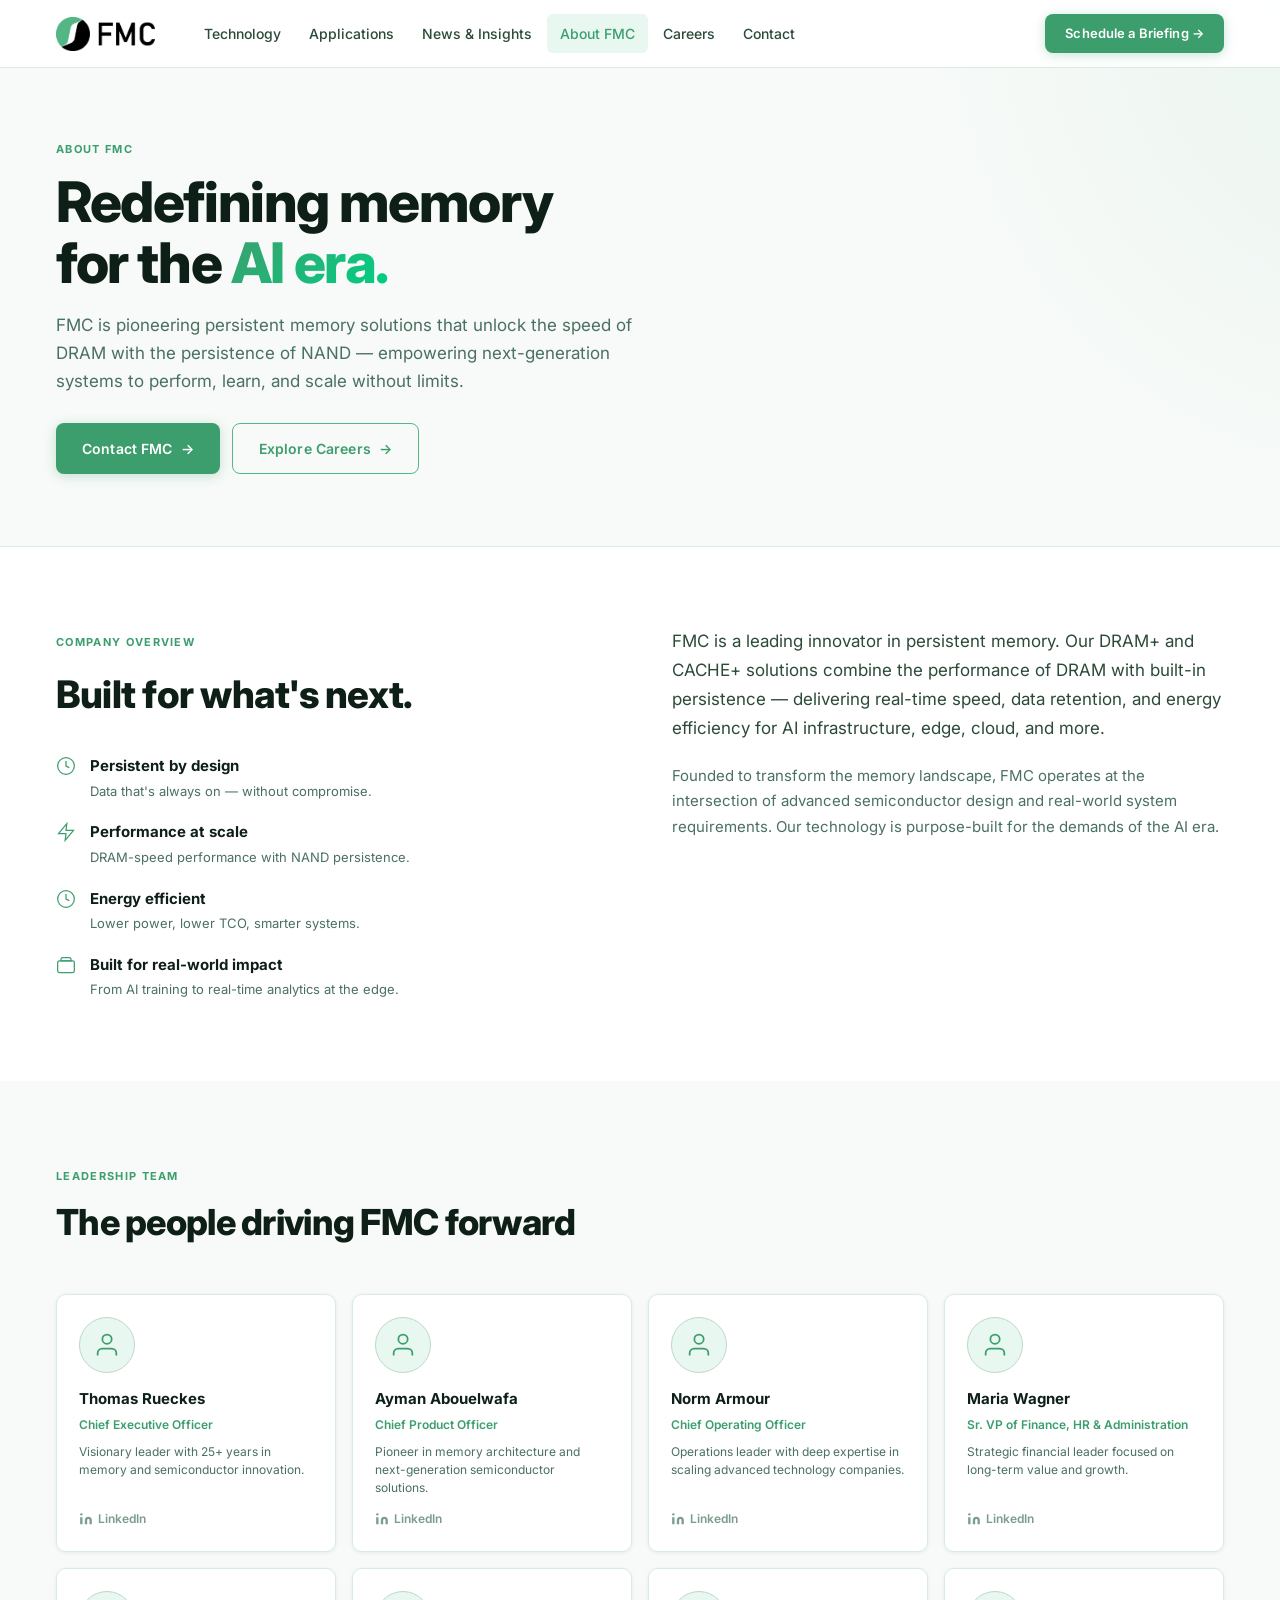
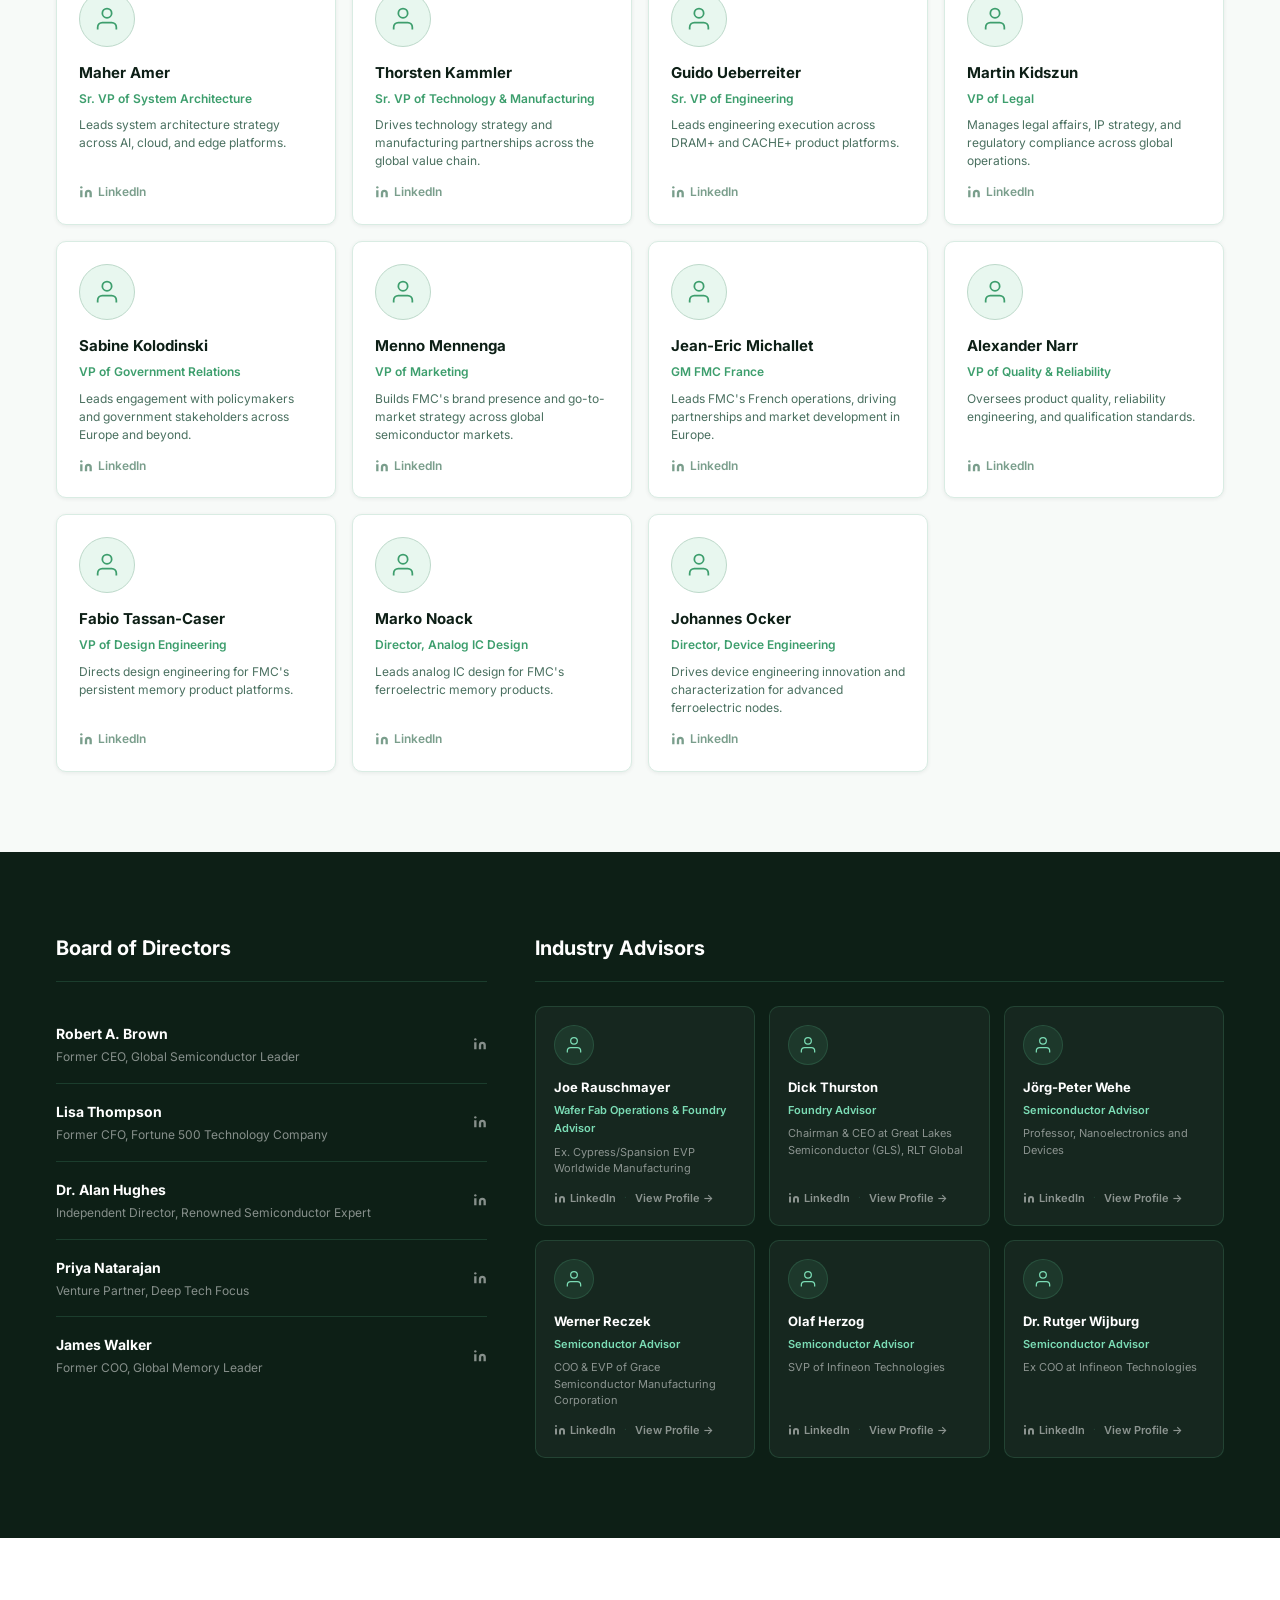
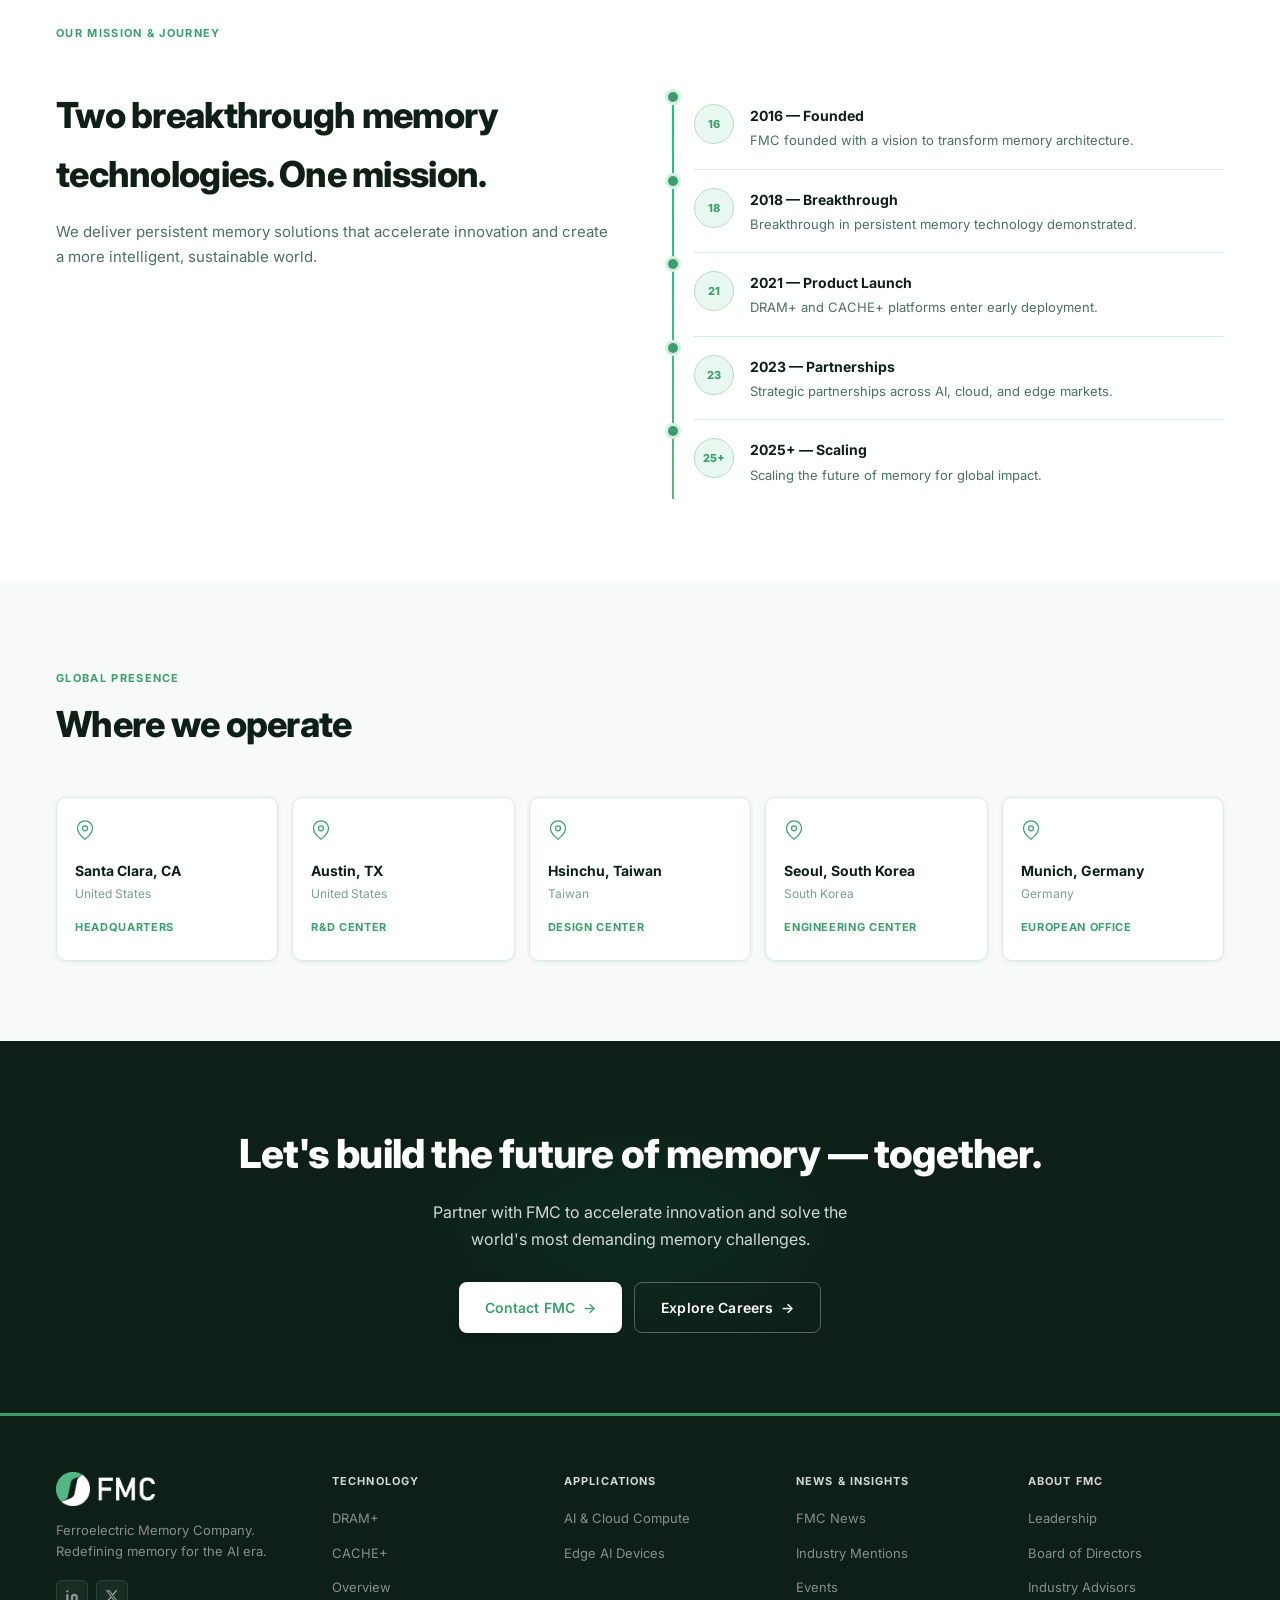
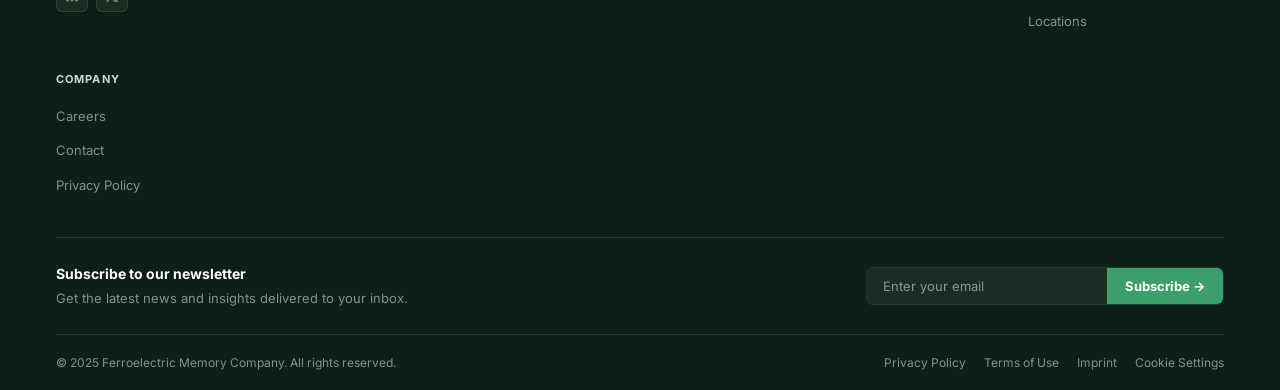
<file: about.html>
<!DOCTYPE html>
<html lang="en">
<head>
  <meta charset="UTF-8">
  <meta name="viewport" content="width=device-width, initial-scale=1.0">
  <title>About FMC — Ferroelectric Memory Company</title>
  <link rel="preconnect" href="https://fonts.googleapis.com">
  <link href="https://fonts.googleapis.com/css2?family=Inter:wght@400;500;600;700;800&display=swap" rel="stylesheet">
  <link rel="stylesheet" href="css/styles.css">
  <style>
    /* ── Page Hero ── */
    .page-hero {
      padding: calc(var(--nav-h) + 72px) 0 72px;
      background: var(--bg-off-white);
      border-bottom: 1px solid var(--border-light);
      position: relative;
      overflow: hidden;
    }
    .page-hero::after {
      content: '';
      position: absolute; top: 0; right: -100px; width: 500px; height: 100%;
      background: radial-gradient(ellipse at top right, rgba(86,182,134,0.08) 0%, transparent 65%);
      pointer-events: none;
    }
    .page-hero .eyebrow { display: block; margin-bottom: 14px; }
    .page-hero h1 {
      font-size: clamp(36px, 4.5vw, 56px);
      font-weight: 800; letter-spacing: -0.025em; line-height: 1.08;
      color: var(--text-dark); margin-bottom: 18px;
    }
    .page-hero p { font-size: 17px; color: var(--text-mid); max-width: 580px; line-height: 1.65; margin-bottom: 28px; }
    .hero-btns { display: flex; gap: 12px; flex-wrap: wrap; }

    /* ── Company Overview ── */
    .company-overview { padding: 80px 0; background: var(--bg-white); }
    .overview-grid { display: grid; grid-template-columns: 1fr 1fr; gap: 64px; align-items: start; }
    .overview-pillars { margin-top: 28px; display: flex; flex-direction: column; gap: 18px; }
    .overview-pillar { display: flex; gap: 14px; align-items: flex-start; }
    .ov-icon { width: 20px; height: 20px; flex-shrink: 0; margin-top: 2px; color: var(--green-deep); }
    .ov-text h5 { font-size: 15px; font-weight: 700; color: var(--text-dark); margin-bottom: 2px; }
    .ov-text p { font-size: 13px; color: var(--text-mid); }

    /* ── Team Section ── */
    .team-section { padding: 80px 0; background: var(--bg-off-white); }
    .section-header { display: flex; align-items: flex-end; justify-content: space-between; margin-bottom: 40px; }
    .section-header > div h2 { font-size: clamp(24px, 2.8vw, 36px); font-weight: 800; color: var(--text-dark); letter-spacing: -0.02em; margin-top: 6px; }
    .btn-ghost { font-size: 13px; font-weight: 600; color: var(--green-deep); display: inline-flex; align-items: center; gap: 5px; padding: 8px 0; border: none; background: none; cursor: pointer; font-family: inherit; transition: gap 0.2s; }
    .btn-ghost:hover { gap: 9px; }
    .btn-ghost .arrow { transition: transform 0.2s; }
    .btn-ghost:hover .arrow { transform: translateX(3px); }

    .team-grid { display: grid; grid-template-columns: repeat(4, 1fr); gap: 16px; }
    .team-card {
      background: var(--bg-white); border: 1px solid var(--border-light);
      border-radius: var(--radius); padding: 22px;
      display: flex; flex-direction: column;
      transition: border-color 0.2s, transform 0.2s, box-shadow 0.2s;
      box-shadow: var(--shadow-sm);
    }
    .team-card:hover { border-color: var(--green-primary); transform: translateY(-3px); box-shadow: var(--shadow-md); }
    .team-avatar {
      width: 56px; height: 56px; border-radius: 50%;
      background: var(--green-tint); border: 1px solid var(--border-mid);
      display: flex; align-items: center; justify-content: center;
      color: var(--green-deep); margin-bottom: 14px; flex-shrink: 0;
    }
    .team-card h4 { font-size: 15px; font-weight: 700; color: var(--text-dark); margin-bottom: 3px; }
    .team-card .role { font-size: 12px; color: var(--green-deep); font-weight: 600; display: block; margin-bottom: 8px; }
    .team-card p { font-size: 12px; color: var(--text-mid); line-height: 1.5; flex: 1; margin-bottom: 12px; }
    .linkedin {
      display: inline-flex; align-items: center; gap: 5px;
      font-size: 12px; font-weight: 600; color: var(--text-muted);
      transition: color 0.15s;
    }
    .linkedin:hover { color: #0077b5; }

    /* ── Board + Advisors ── */
    .board-advisors-section { padding: 80px 0; background: var(--bg-dark); }
    .board-advisors-grid { display: grid; grid-template-columns: 1fr 1.6fr; gap: 48px; }
    .panel-header { display: flex; align-items: center; justify-content: space-between; margin-bottom: 24px; border-bottom: 1px solid var(--border-dark); padding-bottom: 16px; }
    .panel-header h3 { font-size: 20px; font-weight: 700; color: var(--text-white); }
    .panel-header .btn-ghost { color: var(--green-light); }

    /* Board list */
    .board-list { display: flex; flex-direction: column; gap: 0; }
    .board-person {
      padding: 16px 0; border-bottom: 1px solid var(--border-dark);
      display: flex; align-items: center; justify-content: space-between; gap: 12px;
      transition: background 0.15s;
    }
    .board-person:last-child { border-bottom: none; }
    .board-person h5 { font-size: 14px; font-weight: 700; color: var(--text-white); margin-bottom: 2px; }
    .board-person p { font-size: 12px; color: var(--text-white-50); }
    .board-person .linkedin { color: var(--text-white-50); }
    .board-person .linkedin:hover { color: #70b7d6; }

    /* Advisor cards */
    .advisor-cards { display: grid; grid-template-columns: repeat(3, 1fr); gap: 14px; }
    .advisor-card {
      background: rgba(255,255,255,0.04); border: 1px solid var(--border-dark);
      border-radius: var(--radius); padding: 18px;
      transition: border-color 0.2s, background 0.2s;
      display: flex; flex-direction: column;
    }
    .advisor-card:hover { border-color: var(--green-primary); background: rgba(86,182,134,0.06); }
    .advisor-avatar {
      width: 40px; height: 40px; border-radius: 50%;
      background: rgba(86,182,134,0.12); border: 1px solid var(--border-dark);
      display: flex; align-items: center; justify-content: center;
      color: var(--green-light); margin-bottom: 12px;
    }
    .advisor-card h5 { font-size: 13px; font-weight: 700; color: var(--text-white); margin-bottom: 3px; }
    .advisor-card .adv-role { font-size: 11px; color: var(--green-light); font-weight: 600; display: block; margin-bottom: 6px; }
    .advisor-card p { font-size: 11px; color: var(--text-white-50); line-height: 1.5; flex: 1; margin-bottom: 12px; }
    .advisor-card-links { display: flex; gap: 8px; flex-wrap: wrap; margin-top: auto; }
    .advisor-card-links a {
      font-size: 11px; font-weight: 600; color: var(--text-white-50);
      display: inline-flex; align-items: center; gap: 4px;
      transition: color 0.15s;
    }
    .advisor-card-links a:hover { color: var(--green-light); }
    .advisor-card-links .sep { color: var(--border-dark); font-size: 10px; }

    /* ── Mission + Timeline ── */
    .mission-timeline { padding: 80px 0; background: var(--bg-white); }
    .mission-grid { display: grid; grid-template-columns: 1fr 1fr; gap: 64px; margin-top: 32px; align-items: start; }
    .mission-grid h2 { font-size: clamp(24px, 2.8vw, 36px); font-weight: 800; color: var(--text-dark); letter-spacing: -0.02em; }
    .timeline { display: flex; flex-direction: column; gap: 0; }
    .timeline-item { display: flex; gap: 16px; padding: 18px 0; border-bottom: 1px solid var(--border-light); }
    .timeline-item:last-child { border-bottom: none; }
    .timeline-dot {
      width: 40px; height: 40px; border-radius: 50%; flex-shrink: 0;
      background: var(--green-tint); border: 1.5px solid var(--border-mid);
      display: flex; align-items: center; justify-content: center;
      font-size: 11px; font-weight: 800; color: var(--green-deep);
    }
    .timeline-item h5 { font-size: 14px; font-weight: 700; color: var(--text-dark); margin-bottom: 4px; }
    .timeline-item p { font-size: 13px; color: var(--text-mid); line-height: 1.5; }

    /* ── Locations ── */
    .locations-section { padding: 80px 0; background: var(--bg-off-white); }
    .locations-grid { display: grid; grid-template-columns: repeat(5, 1fr); gap: 14px; margin-top: 32px; }
    .location-card {
      background: var(--bg-white); border: 1px solid var(--border-light);
      border-radius: var(--radius); padding: 22px 18px;
      transition: border-color 0.2s, box-shadow 0.2s; box-shadow: var(--shadow-sm);
    }
    .location-card:hover { border-color: var(--green-primary); box-shadow: var(--shadow-md); }
    .location-icon { width: 20px; height: 20px; color: var(--green-deep); margin-bottom: 12px; }
    .location-card h4 { font-size: 14px; font-weight: 700; color: var(--text-dark); margin-bottom: 2px; }
    .location-card .city { font-size: 12px; color: var(--text-muted); margin-bottom: 8px; }
    .location-type {
      font-size: 11px; font-weight: 700; color: var(--green-deep);
      text-transform: uppercase; letter-spacing: 0.06em;
    }

    /* ── CTA Band ── */
    .cta-band { padding: 80px 0; background: var(--bg-dark); text-align: center; position: relative; overflow: hidden; }
    .cta-band::before { content: ''; position: absolute; top: 50%; left: 50%; transform: translate(-50%,-50%); width: 600px; height: 300px; background: radial-gradient(ellipse, rgba(0,208,132,0.07) 0%, transparent 65%); pointer-events: none; }
    .cta-band h2 { font-size: clamp(26px,3.5vw,40px); font-weight: 800; color: var(--text-white); margin-bottom: 12px; letter-spacing: -0.02em; position: relative; }
    .cta-band p { font-size: 16px; color: var(--text-white-80); margin-bottom: 30px; max-width: 440px; margin-left: auto; margin-right: auto; position: relative; }
    .cta-btns { display: flex; gap: 12px; justify-content: center; position: relative; }

    /* ── Footer ── */
    .site-footer { background: var(--bg-dark); border-top: 3px solid var(--green-deep); padding: 56px 0 0; }
    .footer-top { display: grid; grid-template-columns: 240px repeat(4, 1fr); gap: 36px; padding-bottom: 40px; border-bottom: 1px solid var(--border-dark); }
    .footer-brand p { font-size: 13px; color: var(--text-white-50); line-height: 1.6; margin: 12px 0 18px; }
    .footer-socials { display: flex; gap: 8px; }
    .social-btn { width: 32px; height: 32px; border-radius: 6px; background: rgba(255,255,255,0.06); border: 1px solid var(--border-dark); display: flex; align-items: center; justify-content: center; color: var(--text-white-50); transition: border-color 0.2s, color 0.2s; }
    .social-btn:hover { border-color: var(--green-primary); color: var(--green-primary); }
    .footer-col h6 { font-size: 11px; font-weight: 700; letter-spacing: 0.1em; text-transform: uppercase; color: var(--text-white-80); margin-bottom: 14px; }
    .footer-col ul { display: flex; flex-direction: column; gap: 8px; }
    .footer-col a { font-size: 13px; color: var(--text-white-50); transition: color 0.15s; }
    .footer-col a:hover { color: var(--green-primary); }
    .footer-newsletter { display: flex; align-items: center; justify-content: space-between; gap: 28px; padding: 24px 0; border-bottom: 1px solid var(--border-dark); }
    .newsletter-text h5 { font-size: 14px; font-weight: 700; color: var(--text-white); margin-bottom: 3px; }
    .newsletter-text p { font-size: 13px; color: var(--text-white-50); }
    .newsletter-form { display: flex; border-radius: 7px; overflow: hidden; border: 1px solid var(--border-dark); }
    .newsletter-input { background: rgba(255,255,255,0.06); border: none; padding: 10px 16px; font-size: 13px; color: var(--text-white); width: 240px; font-family: inherit; outline: none; }
    .newsletter-input::placeholder { color: var(--text-white-50); }
    .newsletter-btn { background: var(--green-deep); border: none; color: #fff; font-weight: 700; font-size: 13px; padding: 10px 18px; cursor: pointer; font-family: inherit; transition: background 0.2s; }
    .newsletter-btn:hover { background: var(--green-vivid); }
    .footer-bottom { padding: 18px 0; display: flex; align-items: center; justify-content: space-between; }
    .footer-bottom p { font-size: 12px; color: var(--text-white-50); }
    .footer-legal { display: flex; gap: 18px; }
    .footer-legal a { font-size: 12px; color: var(--text-white-50); transition: color 0.15s; }
    .footer-legal a:hover { color: var(--green-primary); }

    @media (max-width: 1024px) {
      .overview-grid { grid-template-columns: 1fr; gap: 36px; }
      .team-grid { grid-template-columns: repeat(3, 1fr); }
      .board-advisors-grid { grid-template-columns: 1fr; }
      .advisor-cards { grid-template-columns: repeat(2, 1fr); }
      .locations-grid { grid-template-columns: repeat(3, 1fr); }
      .footer-top { grid-template-columns: 1fr 1fr; }
    }
    @media (max-width: 768px) {
      .team-grid { grid-template-columns: repeat(2, 1fr); }
      .advisor-cards { grid-template-columns: 1fr; }
      .mission-grid { grid-template-columns: 1fr; }
      .locations-grid { grid-template-columns: repeat(2, 1fr); }
      .section-header { flex-direction: column; align-items: flex-start; gap: 10px; }
      .cta-btns { flex-direction: column; align-items: center; }
      .footer-top { grid-template-columns: 1fr; }
      .footer-newsletter { flex-direction: column; align-items: flex-start; }
      .newsletter-input { width: 100%; }
    }
  </style>
</head>
<body>

<!-- HEADER -->
<header class="site-header" id="siteHeader">
  <div class="container">
    <a href="index.html" class="logo"><img src="img/fmc-logo.png" alt="FMC — Ferroelectric Memory Company" height="34"></a>
    <nav class="main-nav">
      <ul class="nav-links">
        <li class="nav-item"><a href="technology.html" class="nav-link">Technology</a></li>
        <li class="nav-item"><a href="index.html#applications" class="nav-link">Applications</a></li>
        <li class="nav-item"><a href="news.html" class="nav-link">News &amp; Insights</a></li>
        <li class="nav-item"><a href="about.html" class="nav-link nav-active">About FMC</a></li>
        <li class="nav-item"><a href="careers.html" class="nav-link">Careers</a></li>
        <li class="nav-item"><a href="contact.html" class="nav-link">Contact</a></li>
      </ul>
      <div class="nav-actions">
        <a href="contact.html" class="btn btn-primary" style="padding:9px 20px;font-size:13px;">Schedule a Briefing →</a>
      </div>
    </nav>
    <button class="mobile-toggle" aria-label="Open menu">
      <svg width="22" height="22" viewBox="0 0 24 24" fill="none" stroke="currentColor" stroke-width="2"><line x1="3" y1="6" x2="21" y2="6"/><line x1="3" y1="12" x2="21" y2="12"/><line x1="3" y1="18" x2="21" y2="18"/></svg>
    </button>
  </div>
</header>
<div class="mobile-menu" id="mobileMenu">
  <a href="index.html" class="mobile-nav-link">Home</a>
  <a href="technology.html" class="mobile-nav-link">Technology</a>
  <a href="news.html" class="mobile-nav-link">News &amp; Insights</a>
  <a href="about.html" class="mobile-nav-link">About FMC</a>
  <a href="careers.html" class="mobile-nav-link">Careers</a>
  <a href="contact.html" class="mobile-nav-link">Contact</a>
</div>

<!-- HERO -->
<section class="page-hero">
  <div class="container">
    <span class="eyebrow">About FMC</span>
    <h1>Redefining memory<br>for the <span class="gradient-text">AI era.</span></h1>
    <p>FMC is pioneering persistent memory solutions that unlock the speed of DRAM with the persistence of NAND — empowering next-generation systems to perform, learn, and scale without limits.</p>
    <div class="hero-btns">
      <a href="contact.html" class="btn btn-primary">Contact FMC <span class="arrow">→</span></a>
      <a href="careers.html" class="btn btn-outline">Explore Careers <span class="arrow">→</span></a>
    </div>
  </div>
</section>

<!-- COMPANY OVERVIEW -->
<section class="company-overview" id="overview">
  <div class="container">
    <div class="overview-grid">
      <div>
        <span class="eyebrow">Company Overview</span>
        <h2 style="font-size:clamp(26px,3vw,38px);font-weight:800;color:var(--text-dark);letter-spacing:-0.02em;">Built for what's next.</h2>
        <div class="overview-pillars">
          <div class="overview-pillar">
            <svg class="ov-icon" viewBox="0 0 24 24" fill="none" stroke="currentColor" stroke-width="1.5"><circle cx="12" cy="12" r="10"/><polyline points="12 6 12 12 16 14"/></svg>
            <div class="ov-text"><h5>Persistent by design</h5><p>Data that's always on — without compromise.</p></div>
          </div>
          <div class="overview-pillar">
            <svg class="ov-icon" viewBox="0 0 24 24" fill="none" stroke="currentColor" stroke-width="1.5"><polygon points="13 2 3 14 12 14 11 22 21 10 12 10 13 2"/></svg>
            <div class="ov-text"><h5>Performance at scale</h5><p>DRAM-speed performance with NAND persistence.</p></div>
          </div>
          <div class="overview-pillar">
            <svg class="ov-icon" viewBox="0 0 24 24" fill="none" stroke="currentColor" stroke-width="1.5"><path d="M12 2a10 10 0 1 0 0 20A10 10 0 0 0 12 2z"/><path d="M12 6v6l4 2"/></svg>
            <div class="ov-text"><h5>Energy efficient</h5><p>Lower power, lower TCO, smarter systems.</p></div>
          </div>
          <div class="overview-pillar">
            <svg class="ov-icon" viewBox="0 0 24 24" fill="none" stroke="currentColor" stroke-width="1.5"><rect x="2" y="7" width="20" height="14" rx="2"/><path d="M16 3h-8a2 2 0 0 0-2 2v2h12V5a2 2 0 0 0-2-2z"/></svg>
            <div class="ov-text"><h5>Built for real-world impact</h5><p>From AI training to real-time analytics at the edge.</p></div>
          </div>
        </div>
      </div>
      <div>
        <p style="font-size:17px;line-height:1.7;color:var(--text-body);margin-bottom:20px;">FMC is a leading innovator in persistent memory. Our DRAM+ and CACHE+ solutions combine the performance of DRAM with built-in persistence — delivering real-time speed, data retention, and energy efficiency for AI infrastructure, edge, cloud, and more.</p>
        <p style="font-size:15px;line-height:1.7;color:var(--text-mid);">Founded to transform the memory landscape, FMC operates at the intersection of advanced semiconductor design and real-world system requirements. Our technology is purpose-built for the demands of the AI era.</p>
      </div>
    </div>
  </div>
</section>

<!-- LEADERSHIP TEAM -->
<section class="team-section" id="leadership">
  <div class="container">
    <div class="section-header">
      <div>
        <span class="eyebrow">Leadership Team</span>
        <h2>The people driving FMC forward</h2>
      </div>
    </div>
    <div class="team-grid">

      <!-- Thomas Rueckes -->
      <div class="team-card">
        <div class="team-avatar"><svg width="28" height="28" viewBox="0 0 24 24" fill="none" stroke="currentColor" stroke-width="1.5"><path d="M20 21v-2a4 4 0 0 0-4-4H8a4 4 0 0 0-4 4v2"/><circle cx="12" cy="7" r="4"/></svg></div>
        <h4>Thomas Rueckes</h4>
        <span class="role">Chief Executive Officer</span>
        <p>Visionary leader with 25+ years in memory and semiconductor innovation.</p>
        <!-- LINKEDIN: Replace the href below with Thomas Rueckes's LinkedIn profile URL -->
        <a href="https://www.linkedin.com/in/THOMAS-RUECKES-LINKEDIN-URL" target="_blank" rel="noopener" class="linkedin">
          <svg width="14" height="14" viewBox="0 0 24 24" fill="currentColor"><path d="M16 8a6 6 0 0 1 6 6v7h-4v-7a2 2 0 0 0-2-2 2 2 0 0 0-2 2v7h-4v-7a6 6 0 0 1 6-6z"/><rect x="2" y="9" width="4" height="12"/><circle cx="4" cy="4" r="2"/></svg>
          LinkedIn
        </a>
      </div>

      <!-- Ayman Abouelwafa -->
      <div class="team-card">
        <div class="team-avatar"><svg width="28" height="28" viewBox="0 0 24 24" fill="none" stroke="currentColor" stroke-width="1.5"><path d="M20 21v-2a4 4 0 0 0-4-4H8a4 4 0 0 0-4 4v2"/><circle cx="12" cy="7" r="4"/></svg></div>
        <h4>Ayman Abouelwafa</h4>
        <span class="role">Chief Product Officer</span>
        <p>Pioneer in memory architecture and next-generation semiconductor solutions.</p>
        <!-- LINKEDIN: Replace the href below with Ayman Abouelwafa's LinkedIn profile URL -->
        <a href="https://www.linkedin.com/in/AYMAN-ABOUELWAFA-LINKEDIN-URL" target="_blank" rel="noopener" class="linkedin">
          <svg width="14" height="14" viewBox="0 0 24 24" fill="currentColor"><path d="M16 8a6 6 0 0 1 6 6v7h-4v-7a2 2 0 0 0-2-2 2 2 0 0 0-2 2v7h-4v-7a6 6 0 0 1 6-6z"/><rect x="2" y="9" width="4" height="12"/><circle cx="4" cy="4" r="2"/></svg>
          LinkedIn
        </a>
      </div>

      <!-- Norm Armour -->
      <div class="team-card">
        <div class="team-avatar"><svg width="28" height="28" viewBox="0 0 24 24" fill="none" stroke="currentColor" stroke-width="1.5"><path d="M20 21v-2a4 4 0 0 0-4-4H8a4 4 0 0 0-4 4v2"/><circle cx="12" cy="7" r="4"/></svg></div>
        <h4>Norm Armour</h4>
        <span class="role">Chief Operating Officer</span>
        <p>Operations leader with deep expertise in scaling advanced technology companies.</p>
        <!-- LINKEDIN: Replace the href below with Norm Armour's LinkedIn profile URL -->
        <a href="https://www.linkedin.com/in/NORM-ARMOUR-LINKEDIN-URL" target="_blank" rel="noopener" class="linkedin">
          <svg width="14" height="14" viewBox="0 0 24 24" fill="currentColor"><path d="M16 8a6 6 0 0 1 6 6v7h-4v-7a2 2 0 0 0-2-2 2 2 0 0 0-2 2v7h-4v-7a6 6 0 0 1 6-6z"/><rect x="2" y="9" width="4" height="12"/><circle cx="4" cy="4" r="2"/></svg>
          LinkedIn
        </a>
      </div>

      <!-- Maria Wagner -->
      <div class="team-card">
        <div class="team-avatar"><svg width="28" height="28" viewBox="0 0 24 24" fill="none" stroke="currentColor" stroke-width="1.5"><path d="M20 21v-2a4 4 0 0 0-4-4H8a4 4 0 0 0-4 4v2"/><circle cx="12" cy="7" r="4"/></svg></div>
        <h4>Maria Wagner</h4>
        <span class="role">Sr. VP of Finance, HR &amp; Administration</span>
        <p>Strategic financial leader focused on long-term value and growth.</p>
        <!-- LINKEDIN: Replace the href below with Maria Wagner's LinkedIn profile URL -->
        <a href="https://www.linkedin.com/in/MARIA-WAGNER-LINKEDIN-URL" target="_blank" rel="noopener" class="linkedin">
          <svg width="14" height="14" viewBox="0 0 24 24" fill="currentColor"><path d="M16 8a6 6 0 0 1 6 6v7h-4v-7a2 2 0 0 0-2-2 2 2 0 0 0-2 2v7h-4v-7a6 6 0 0 1 6-6z"/><rect x="2" y="9" width="4" height="12"/><circle cx="4" cy="4" r="2"/></svg>
          LinkedIn
        </a>
      </div>

      <!-- Maher Amer -->
      <div class="team-card">
        <div class="team-avatar"><svg width="28" height="28" viewBox="0 0 24 24" fill="none" stroke="currentColor" stroke-width="1.5"><path d="M20 21v-2a4 4 0 0 0-4-4H8a4 4 0 0 0-4 4v2"/><circle cx="12" cy="7" r="4"/></svg></div>
        <h4>Maher Amer</h4>
        <span class="role">Sr. VP of System Architecture</span>
        <p>Leads system architecture strategy across AI, cloud, and edge platforms.</p>
        <!-- LINKEDIN: Replace the href below with Maher Amer's LinkedIn profile URL -->
        <a href="https://www.linkedin.com/in/MAHER-AMER-LINKEDIN-URL" target="_blank" rel="noopener" class="linkedin">
          <svg width="14" height="14" viewBox="0 0 24 24" fill="currentColor"><path d="M16 8a6 6 0 0 1 6 6v7h-4v-7a2 2 0 0 0-2-2 2 2 0 0 0-2 2v7h-4v-7a6 6 0 0 1 6-6z"/><rect x="2" y="9" width="4" height="12"/><circle cx="4" cy="4" r="2"/></svg>
          LinkedIn
        </a>
      </div>

      <!-- Thorsten Kammler -->
      <div class="team-card">
        <div class="team-avatar"><svg width="28" height="28" viewBox="0 0 24 24" fill="none" stroke="currentColor" stroke-width="1.5"><path d="M20 21v-2a4 4 0 0 0-4-4H8a4 4 0 0 0-4 4v2"/><circle cx="12" cy="7" r="4"/></svg></div>
        <h4>Thorsten Kammler</h4>
        <span class="role">Sr. VP of Technology &amp; Manufacturing</span>
        <p>Drives technology strategy and manufacturing partnerships across the global value chain.</p>
        <!-- LINKEDIN: Replace the href below with Thorsten Kammler's LinkedIn profile URL -->
        <a href="https://www.linkedin.com/in/THORSTEN-KAMMLER-LINKEDIN-URL" target="_blank" rel="noopener" class="linkedin">
          <svg width="14" height="14" viewBox="0 0 24 24" fill="currentColor"><path d="M16 8a6 6 0 0 1 6 6v7h-4v-7a2 2 0 0 0-2-2 2 2 0 0 0-2 2v7h-4v-7a6 6 0 0 1 6-6z"/><rect x="2" y="9" width="4" height="12"/><circle cx="4" cy="4" r="2"/></svg>
          LinkedIn
        </a>
      </div>

      <!-- Guido Ueberreiter -->
      <div class="team-card">
        <div class="team-avatar"><svg width="28" height="28" viewBox="0 0 24 24" fill="none" stroke="currentColor" stroke-width="1.5"><path d="M20 21v-2a4 4 0 0 0-4-4H8a4 4 0 0 0-4 4v2"/><circle cx="12" cy="7" r="4"/></svg></div>
        <h4>Guido Ueberreiter</h4>
        <span class="role">Sr. VP of Engineering</span>
        <p>Leads engineering execution across DRAM+ and CACHE+ product platforms.</p>
        <!-- LINKEDIN: Replace the href below with Guido Ueberreiter's LinkedIn profile URL -->
        <a href="https://www.linkedin.com/in/GUIDO-UEBERREITER-LINKEDIN-URL" target="_blank" rel="noopener" class="linkedin">
          <svg width="14" height="14" viewBox="0 0 24 24" fill="currentColor"><path d="M16 8a6 6 0 0 1 6 6v7h-4v-7a2 2 0 0 0-2-2 2 2 0 0 0-2 2v7h-4v-7a6 6 0 0 1 6-6z"/><rect x="2" y="9" width="4" height="12"/><circle cx="4" cy="4" r="2"/></svg>
          LinkedIn
        </a>
      </div>

      <!-- Martin Kidszun -->
      <div class="team-card">
        <div class="team-avatar"><svg width="28" height="28" viewBox="0 0 24 24" fill="none" stroke="currentColor" stroke-width="1.5"><path d="M20 21v-2a4 4 0 0 0-4-4H8a4 4 0 0 0-4 4v2"/><circle cx="12" cy="7" r="4"/></svg></div>
        <h4>Martin Kidszun</h4>
        <span class="role">VP of Legal</span>
        <p>Manages legal affairs, IP strategy, and regulatory compliance across global operations.</p>
        <!-- LINKEDIN: Replace the href below with Martin Kidszun's LinkedIn profile URL -->
        <a href="https://www.linkedin.com/in/MARTIN-KIDSZUN-LINKEDIN-URL" target="_blank" rel="noopener" class="linkedin">
          <svg width="14" height="14" viewBox="0 0 24 24" fill="currentColor"><path d="M16 8a6 6 0 0 1 6 6v7h-4v-7a2 2 0 0 0-2-2 2 2 0 0 0-2 2v7h-4v-7a6 6 0 0 1 6-6z"/><rect x="2" y="9" width="4" height="12"/><circle cx="4" cy="4" r="2"/></svg>
          LinkedIn
        </a>
      </div>

      <!-- Sabine Kolodinski -->
      <div class="team-card">
        <div class="team-avatar"><svg width="28" height="28" viewBox="0 0 24 24" fill="none" stroke="currentColor" stroke-width="1.5"><path d="M20 21v-2a4 4 0 0 0-4-4H8a4 4 0 0 0-4 4v2"/><circle cx="12" cy="7" r="4"/></svg></div>
        <h4>Sabine Kolodinski</h4>
        <span class="role">VP of Government Relations</span>
        <p>Leads engagement with policymakers and government stakeholders across Europe and beyond.</p>
        <!-- LINKEDIN: Replace the href below with Sabine Kolodinski's LinkedIn profile URL -->
        <a href="https://www.linkedin.com/in/SABINE-KOLODINSKI-LINKEDIN-URL" target="_blank" rel="noopener" class="linkedin">
          <svg width="14" height="14" viewBox="0 0 24 24" fill="currentColor"><path d="M16 8a6 6 0 0 1 6 6v7h-4v-7a2 2 0 0 0-2-2 2 2 0 0 0-2 2v7h-4v-7a6 6 0 0 1 6-6z"/><rect x="2" y="9" width="4" height="12"/><circle cx="4" cy="4" r="2"/></svg>
          LinkedIn
        </a>
      </div>

      <!-- Menno Mennenga -->
      <div class="team-card">
        <div class="team-avatar"><svg width="28" height="28" viewBox="0 0 24 24" fill="none" stroke="currentColor" stroke-width="1.5"><path d="M20 21v-2a4 4 0 0 0-4-4H8a4 4 0 0 0-4 4v2"/><circle cx="12" cy="7" r="4"/></svg></div>
        <h4>Menno Mennenga</h4>
        <span class="role">VP of Marketing</span>
        <p>Builds FMC's brand presence and go-to-market strategy across global semiconductor markets.</p>
        <!-- LINKEDIN: Replace the href below with Menno Mennenga's LinkedIn profile URL -->
        <a href="https://www.linkedin.com/in/MENNO-MENNENGA-LINKEDIN-URL" target="_blank" rel="noopener" class="linkedin">
          <svg width="14" height="14" viewBox="0 0 24 24" fill="currentColor"><path d="M16 8a6 6 0 0 1 6 6v7h-4v-7a2 2 0 0 0-2-2 2 2 0 0 0-2 2v7h-4v-7a6 6 0 0 1 6-6z"/><rect x="2" y="9" width="4" height="12"/><circle cx="4" cy="4" r="2"/></svg>
          LinkedIn
        </a>
      </div>

      <!-- Jean-Eric Michallet -->
      <div class="team-card">
        <div class="team-avatar"><svg width="28" height="28" viewBox="0 0 24 24" fill="none" stroke="currentColor" stroke-width="1.5"><path d="M20 21v-2a4 4 0 0 0-4-4H8a4 4 0 0 0-4 4v2"/><circle cx="12" cy="7" r="4"/></svg></div>
        <h4>Jean-Eric Michallet</h4>
        <span class="role">GM FMC France</span>
        <p>Leads FMC's French operations, driving partnerships and market development in Europe.</p>
        <!-- LINKEDIN: Replace the href below with Jean-Eric Michallet's LinkedIn profile URL -->
        <a href="https://www.linkedin.com/in/JEAN-ERIC-MICHALLET-LINKEDIN-URL" target="_blank" rel="noopener" class="linkedin">
          <svg width="14" height="14" viewBox="0 0 24 24" fill="currentColor"><path d="M16 8a6 6 0 0 1 6 6v7h-4v-7a2 2 0 0 0-2-2 2 2 0 0 0-2 2v7h-4v-7a6 6 0 0 1 6-6z"/><rect x="2" y="9" width="4" height="12"/><circle cx="4" cy="4" r="2"/></svg>
          LinkedIn
        </a>
      </div>

      <!-- Alexander Narr -->
      <div class="team-card">
        <div class="team-avatar"><svg width="28" height="28" viewBox="0 0 24 24" fill="none" stroke="currentColor" stroke-width="1.5"><path d="M20 21v-2a4 4 0 0 0-4-4H8a4 4 0 0 0-4 4v2"/><circle cx="12" cy="7" r="4"/></svg></div>
        <h4>Alexander Narr</h4>
        <span class="role">VP of Quality &amp; Reliability</span>
        <p>Oversees product quality, reliability engineering, and qualification standards.</p>
        <!-- LINKEDIN: Replace the href below with Alexander Narr's LinkedIn profile URL -->
        <a href="https://www.linkedin.com/in/ALEXANDER-NARR-LINKEDIN-URL" target="_blank" rel="noopener" class="linkedin">
          <svg width="14" height="14" viewBox="0 0 24 24" fill="currentColor"><path d="M16 8a6 6 0 0 1 6 6v7h-4v-7a2 2 0 0 0-2-2 2 2 0 0 0-2 2v7h-4v-7a6 6 0 0 1 6-6z"/><rect x="2" y="9" width="4" height="12"/><circle cx="4" cy="4" r="2"/></svg>
          LinkedIn
        </a>
      </div>

      <!-- Fabio Tassan-Caser -->
      <div class="team-card">
        <div class="team-avatar"><svg width="28" height="28" viewBox="0 0 24 24" fill="none" stroke="currentColor" stroke-width="1.5"><path d="M20 21v-2a4 4 0 0 0-4-4H8a4 4 0 0 0-4 4v2"/><circle cx="12" cy="7" r="4"/></svg></div>
        <h4>Fabio Tassan-Caser</h4>
        <span class="role">VP of Design Engineering</span>
        <p>Directs design engineering for FMC's persistent memory product platforms.</p>
        <!-- LINKEDIN: Replace the href below with Fabio Tassan-Caser's LinkedIn profile URL -->
        <a href="https://www.linkedin.com/in/FABIO-TASSAN-CASER-LINKEDIN-URL" target="_blank" rel="noopener" class="linkedin">
          <svg width="14" height="14" viewBox="0 0 24 24" fill="currentColor"><path d="M16 8a6 6 0 0 1 6 6v7h-4v-7a2 2 0 0 0-2-2 2 2 0 0 0-2 2v7h-4v-7a6 6 0 0 1 6-6z"/><rect x="2" y="9" width="4" height="12"/><circle cx="4" cy="4" r="2"/></svg>
          LinkedIn
        </a>
      </div>

      <!-- Marko Noack -->
      <div class="team-card">
        <div class="team-avatar"><svg width="28" height="28" viewBox="0 0 24 24" fill="none" stroke="currentColor" stroke-width="1.5"><path d="M20 21v-2a4 4 0 0 0-4-4H8a4 4 0 0 0-4 4v2"/><circle cx="12" cy="7" r="4"/></svg></div>
        <h4>Marko Noack</h4>
        <span class="role">Director, Analog IC Design</span>
        <p>Leads analog IC design for FMC's ferroelectric memory products.</p>
        <!-- LINKEDIN: Replace the href below with Marko Noack's LinkedIn profile URL -->
        <a href="https://www.linkedin.com/in/MARKO-NOACK-LINKEDIN-URL" target="_blank" rel="noopener" class="linkedin">
          <svg width="14" height="14" viewBox="0 0 24 24" fill="currentColor"><path d="M16 8a6 6 0 0 1 6 6v7h-4v-7a2 2 0 0 0-2-2 2 2 0 0 0-2 2v7h-4v-7a6 6 0 0 1 6-6z"/><rect x="2" y="9" width="4" height="12"/><circle cx="4" cy="4" r="2"/></svg>
          LinkedIn
        </a>
      </div>

      <!-- Johannes Ocker -->
      <div class="team-card">
        <div class="team-avatar"><svg width="28" height="28" viewBox="0 0 24 24" fill="none" stroke="currentColor" stroke-width="1.5"><path d="M20 21v-2a4 4 0 0 0-4-4H8a4 4 0 0 0-4 4v2"/><circle cx="12" cy="7" r="4"/></svg></div>
        <h4>Johannes Ocker</h4>
        <span class="role">Director, Device Engineering</span>
        <p>Drives device engineering innovation and characterization for advanced ferroelectric nodes.</p>
        <!-- LINKEDIN: Replace the href below with Johannes Ocker's LinkedIn profile URL -->
        <a href="https://www.linkedin.com/in/JOHANNES-OCKER-LINKEDIN-URL" target="_blank" rel="noopener" class="linkedin">
          <svg width="14" height="14" viewBox="0 0 24 24" fill="currentColor"><path d="M16 8a6 6 0 0 1 6 6v7h-4v-7a2 2 0 0 0-2-2 2 2 0 0 0-2 2v7h-4v-7a6 6 0 0 1 6-6z"/><rect x="2" y="9" width="4" height="12"/><circle cx="4" cy="4" r="2"/></svg>
          LinkedIn
        </a>
      </div>

    </div>
  </div>
</section>

<!-- BOARD + ADVISORS -->
<section class="board-advisors-section" id="board">
  <div class="container">
    <div class="board-advisors-grid">

      <!-- Board of Directors -->
      <div class="board-panel">
        <div class="panel-header">
          <h3>Board of Directors</h3>
        </div>
        <div class="board-list">
          <div class="board-person">
            <div><h5>Robert A. Brown</h5><p>Former CEO, Global Semiconductor Leader</p></div>
            <!-- LINKEDIN: Replace href with Robert A. Brown's LinkedIn URL -->
            <a href="https://www.linkedin.com/in/ROBERT-BROWN-LINKEDIN-URL" target="_blank" rel="noopener" class="linkedin" title="LinkedIn">
              <svg width="14" height="14" viewBox="0 0 24 24" fill="currentColor"><path d="M16 8a6 6 0 0 1 6 6v7h-4v-7a2 2 0 0 0-2-2 2 2 0 0 0-2 2v7h-4v-7a6 6 0 0 1 6-6z"/><rect x="2" y="9" width="4" height="12"/><circle cx="4" cy="4" r="2"/></svg>
            </a>
          </div>
          <div class="board-person">
            <div><h5>Lisa Thompson</h5><p>Former CFO, Fortune 500 Technology Company</p></div>
            <!-- LINKEDIN: Replace href with Lisa Thompson's LinkedIn URL -->
            <a href="https://www.linkedin.com/in/LISA-THOMPSON-LINKEDIN-URL" target="_blank" rel="noopener" class="linkedin" title="LinkedIn">
              <svg width="14" height="14" viewBox="0 0 24 24" fill="currentColor"><path d="M16 8a6 6 0 0 1 6 6v7h-4v-7a2 2 0 0 0-2-2 2 2 0 0 0-2 2v7h-4v-7a6 6 0 0 1 6-6z"/><rect x="2" y="9" width="4" height="12"/><circle cx="4" cy="4" r="2"/></svg>
            </a>
          </div>
          <div class="board-person">
            <div><h5>Dr. Alan Hughes</h5><p>Independent Director, Renowned Semiconductor Expert</p></div>
            <!-- LINKEDIN: Replace href with Dr. Alan Hughes's LinkedIn URL -->
            <a href="https://www.linkedin.com/in/ALAN-HUGHES-LINKEDIN-URL" target="_blank" rel="noopener" class="linkedin" title="LinkedIn">
              <svg width="14" height="14" viewBox="0 0 24 24" fill="currentColor"><path d="M16 8a6 6 0 0 1 6 6v7h-4v-7a2 2 0 0 0-2-2 2 2 0 0 0-2 2v7h-4v-7a6 6 0 0 1 6-6z"/><rect x="2" y="9" width="4" height="12"/><circle cx="4" cy="4" r="2"/></svg>
            </a>
          </div>
          <div class="board-person">
            <div><h5>Priya Natarajan</h5><p>Venture Partner, Deep Tech Focus</p></div>
            <!-- LINKEDIN: Replace href with Priya Natarajan's LinkedIn URL -->
            <a href="https://www.linkedin.com/in/PRIYA-NATARAJAN-LINKEDIN-URL" target="_blank" rel="noopener" class="linkedin" title="LinkedIn">
              <svg width="14" height="14" viewBox="0 0 24 24" fill="currentColor"><path d="M16 8a6 6 0 0 1 6 6v7h-4v-7a2 2 0 0 0-2-2 2 2 0 0 0-2 2v7h-4v-7a6 6 0 0 1 6-6z"/><rect x="2" y="9" width="4" height="12"/><circle cx="4" cy="4" r="2"/></svg>
            </a>
          </div>
          <div class="board-person">
            <div><h5>James Walker</h5><p>Former COO, Global Memory Leader</p></div>
            <!-- LINKEDIN: Replace href with James Walker's LinkedIn URL -->
            <a href="https://www.linkedin.com/in/JAMES-WALKER-LINKEDIN-URL" target="_blank" rel="noopener" class="linkedin" title="LinkedIn">
              <svg width="14" height="14" viewBox="0 0 24 24" fill="currentColor"><path d="M16 8a6 6 0 0 1 6 6v7h-4v-7a2 2 0 0 0-2-2 2 2 0 0 0-2 2v7h-4v-7a6 6 0 0 1 6-6z"/><rect x="2" y="9" width="4" height="12"/><circle cx="4" cy="4" r="2"/></svg>
            </a>
          </div>
        </div>
      </div>

      <!-- Industry Advisors -->
      <div class="advisor-panel" id="advisors">
        <div class="panel-header">
          <h3>Industry Advisors</h3>
        </div>
        <div class="advisor-cards">

          <!-- Joe Rauschmayer -->
          <div class="advisor-card">
            <div class="advisor-avatar"><svg width="20" height="20" viewBox="0 0 24 24" fill="none" stroke="currentColor" stroke-width="1.5"><path d="M20 21v-2a4 4 0 0 0-4-4H8a4 4 0 0 0-4 4v2"/><circle cx="12" cy="7" r="4"/></svg></div>
            <h5>Joe Rauschmayer</h5>
            <span class="adv-role">Wafer Fab Operations &amp; Foundry Advisor</span>
            <p>Ex. Cypress/Spansion EVP Worldwide Manufacturing</p>
            <div class="advisor-card-links">
              <!-- LINKEDIN: Replace href with Joe Rauschmayer's LinkedIn URL -->
              <a href="https://www.linkedin.com/in/JOE-RAUSCHMAYER-LINKEDIN-URL" target="_blank" rel="noopener">
                <svg width="12" height="12" viewBox="0 0 24 24" fill="currentColor"><path d="M16 8a6 6 0 0 1 6 6v7h-4v-7a2 2 0 0 0-2-2 2 2 0 0 0-2 2v7h-4v-7a6 6 0 0 1 6-6z"/><rect x="2" y="9" width="4" height="12"/><circle cx="4" cy="4" r="2"/></svg>
                LinkedIn
              </a>
              <span class="sep">·</span>
              <a href="advisors/joe-rauschmayer.html">View Profile →</a>
            </div>
          </div>

          <!-- Dick Thurston -->
          <div class="advisor-card">
            <div class="advisor-avatar"><svg width="20" height="20" viewBox="0 0 24 24" fill="none" stroke="currentColor" stroke-width="1.5"><path d="M20 21v-2a4 4 0 0 0-4-4H8a4 4 0 0 0-4 4v2"/><circle cx="12" cy="7" r="4"/></svg></div>
            <h5>Dick Thurston</h5>
            <span class="adv-role">Foundry Advisor</span>
            <p>Chairman &amp; CEO at Great Lakes Semiconductor (GLS), RLT Global</p>
            <div class="advisor-card-links">
              <!-- LINKEDIN: Replace href with Dick Thurston's LinkedIn URL -->
              <a href="https://www.linkedin.com/in/DICK-THURSTON-LINKEDIN-URL" target="_blank" rel="noopener">
                <svg width="12" height="12" viewBox="0 0 24 24" fill="currentColor"><path d="M16 8a6 6 0 0 1 6 6v7h-4v-7a2 2 0 0 0-2-2 2 2 0 0 0-2 2v7h-4v-7a6 6 0 0 1 6-6z"/><rect x="2" y="9" width="4" height="12"/><circle cx="4" cy="4" r="2"/></svg>
                LinkedIn
              </a>
              <span class="sep">·</span>
              <a href="advisors/dick-thurston.html">View Profile →</a>
            </div>
          </div>

          <!-- Jörg-Peter Wehe -->
          <div class="advisor-card">
            <div class="advisor-avatar"><svg width="20" height="20" viewBox="0 0 24 24" fill="none" stroke="currentColor" stroke-width="1.5"><path d="M20 21v-2a4 4 0 0 0-4-4H8a4 4 0 0 0-4 4v2"/><circle cx="12" cy="7" r="4"/></svg></div>
            <h5>Jörg-Peter Wehe</h5>
            <span class="adv-role">Semiconductor Advisor</span>
            <p>Professor, Nanoelectronics and Devices</p>
            <div class="advisor-card-links">
              <!-- LINKEDIN: Replace href with Jörg-Peter Wehe's LinkedIn URL -->
              <a href="https://www.linkedin.com/in/JORG-PETER-WEHE-LINKEDIN-URL" target="_blank" rel="noopener">
                <svg width="12" height="12" viewBox="0 0 24 24" fill="currentColor"><path d="M16 8a6 6 0 0 1 6 6v7h-4v-7a2 2 0 0 0-2-2 2 2 0 0 0-2 2v7h-4v-7a6 6 0 0 1 6-6z"/><rect x="2" y="9" width="4" height="12"/><circle cx="4" cy="4" r="2"/></svg>
                LinkedIn
              </a>
              <span class="sep">·</span>
              <a href="advisors/jorg-peter-wehe.html">View Profile →</a>
            </div>
          </div>

          <!-- Werner Reczek -->
          <div class="advisor-card">
            <div class="advisor-avatar"><svg width="20" height="20" viewBox="0 0 24 24" fill="none" stroke="currentColor" stroke-width="1.5"><path d="M20 21v-2a4 4 0 0 0-4-4H8a4 4 0 0 0-4 4v2"/><circle cx="12" cy="7" r="4"/></svg></div>
            <h5>Werner Reczek</h5>
            <span class="adv-role">Semiconductor Advisor</span>
            <p>COO &amp; EVP of Grace Semiconductor Manufacturing Corporation</p>
            <div class="advisor-card-links">
              <!-- LINKEDIN: Replace href with Werner Reczek's LinkedIn URL -->
              <a href="https://www.linkedin.com/in/WERNER-RECZEK-LINKEDIN-URL" target="_blank" rel="noopener">
                <svg width="12" height="12" viewBox="0 0 24 24" fill="currentColor"><path d="M16 8a6 6 0 0 1 6 6v7h-4v-7a2 2 0 0 0-2-2 2 2 0 0 0-2 2v7h-4v-7a6 6 0 0 1 6-6z"/><rect x="2" y="9" width="4" height="12"/><circle cx="4" cy="4" r="2"/></svg>
                LinkedIn
              </a>
              <span class="sep">·</span>
              <a href="advisors/werner-reczek.html">View Profile →</a>
            </div>
          </div>

          <!-- Olaf Herzog -->
          <div class="advisor-card">
            <div class="advisor-avatar"><svg width="20" height="20" viewBox="0 0 24 24" fill="none" stroke="currentColor" stroke-width="1.5"><path d="M20 21v-2a4 4 0 0 0-4-4H8a4 4 0 0 0-4 4v2"/><circle cx="12" cy="7" r="4"/></svg></div>
            <h5>Olaf Herzog</h5>
            <span class="adv-role">Semiconductor Advisor</span>
            <p>SVP of Infineon Technologies</p>
            <div class="advisor-card-links">
              <!-- LINKEDIN: Replace href with Olaf Herzog's LinkedIn URL -->
              <a href="https://www.linkedin.com/in/OLAF-HERZOG-LINKEDIN-URL" target="_blank" rel="noopener">
                <svg width="12" height="12" viewBox="0 0 24 24" fill="currentColor"><path d="M16 8a6 6 0 0 1 6 6v7h-4v-7a2 2 0 0 0-2-2 2 2 0 0 0-2 2v7h-4v-7a6 6 0 0 1 6-6z"/><rect x="2" y="9" width="4" height="12"/><circle cx="4" cy="4" r="2"/></svg>
                LinkedIn
              </a>
              <span class="sep">·</span>
              <a href="advisors/olaf-herzog.html">View Profile →</a>
            </div>
          </div>

          <!-- Dr. Rutger Wijburg -->
          <div class="advisor-card">
            <div class="advisor-avatar"><svg width="20" height="20" viewBox="0 0 24 24" fill="none" stroke="currentColor" stroke-width="1.5"><path d="M20 21v-2a4 4 0 0 0-4-4H8a4 4 0 0 0-4 4v2"/><circle cx="12" cy="7" r="4"/></svg></div>
            <h5>Dr. Rutger Wijburg</h5>
            <span class="adv-role">Semiconductor Advisor</span>
            <p>Ex COO at Infineon Technologies</p>
            <div class="advisor-card-links">
              <!-- LINKEDIN: Replace href with Dr. Rutger Wijburg's LinkedIn URL -->
              <a href="https://www.linkedin.com/in/RUTGER-WIJBURG-LINKEDIN-URL" target="_blank" rel="noopener">
                <svg width="12" height="12" viewBox="0 0 24 24" fill="currentColor"><path d="M16 8a6 6 0 0 1 6 6v7h-4v-7a2 2 0 0 0-2-2 2 2 0 0 0-2 2v7h-4v-7a6 6 0 0 1 6-6z"/><rect x="2" y="9" width="4" height="12"/><circle cx="4" cy="4" r="2"/></svg>
                LinkedIn
              </a>
              <span class="sep">·</span>
              <a href="advisors/rutger-wijburg.html">View Profile →</a>
            </div>
          </div>

        </div>
      </div>
    </div>
  </div>
</section>

<!-- MISSION + TIMELINE -->
<section class="mission-timeline" id="mission">
  <div class="container">
    <span class="eyebrow">Our Mission &amp; Journey</span>
    <div class="mission-grid">
      <div>
        <h2>Two breakthrough memory technologies. One mission.</h2>
        <p style="margin:16px 0 0;font-size:15px;color:var(--text-mid);line-height:1.65;">We deliver persistent memory solutions that accelerate innovation and create a more intelligent, sustainable world.</p>
      </div>
      <div class="timeline">
        <div class="timeline-item"><div class="timeline-dot">16</div><div><h5>2016 — Founded</h5><p>FMC founded with a vision to transform memory architecture.</p></div></div>
        <div class="timeline-item"><div class="timeline-dot">18</div><div><h5>2018 — Breakthrough</h5><p>Breakthrough in persistent memory technology demonstrated.</p></div></div>
        <div class="timeline-item"><div class="timeline-dot">21</div><div><h5>2021 — Product Launch</h5><p>DRAM+ and CACHE+ platforms enter early deployment.</p></div></div>
        <div class="timeline-item"><div class="timeline-dot">23</div><div><h5>2023 — Partnerships</h5><p>Strategic partnerships across AI, cloud, and edge markets.</p></div></div>
        <div class="timeline-item"><div class="timeline-dot">25+</div><div><h5>2025+ — Scaling</h5><p>Scaling the future of memory for global impact.</p></div></div>
      </div>
    </div>
  </div>
</section>

<!-- LOCATIONS -->
<section class="locations-section" id="locations">
  <div class="container">
    <div class="section-header">
      <div><span class="eyebrow">Global Presence</span><h2>Where we operate</h2></div>
    </div>
    <div class="locations-grid">
      <div class="location-card"><svg class="location-icon" viewBox="0 0 24 24" fill="none" stroke="currentColor" stroke-width="1.5"><path d="M21 10c0 7-9 13-9 13s-9-6-9-13a9 9 0 0 1 18 0z"/><circle cx="12" cy="10" r="3"/></svg><h4>Santa Clara, CA</h4><div class="city">United States</div><span class="location-type">Headquarters</span></div>
      <div class="location-card"><svg class="location-icon" viewBox="0 0 24 24" fill="none" stroke="currentColor" stroke-width="1.5"><path d="M21 10c0 7-9 13-9 13s-9-6-9-13a9 9 0 0 1 18 0z"/><circle cx="12" cy="10" r="3"/></svg><h4>Austin, TX</h4><div class="city">United States</div><span class="location-type">R&amp;D Center</span></div>
      <div class="location-card"><svg class="location-icon" viewBox="0 0 24 24" fill="none" stroke="currentColor" stroke-width="1.5"><path d="M21 10c0 7-9 13-9 13s-9-6-9-13a9 9 0 0 1 18 0z"/><circle cx="12" cy="10" r="3"/></svg><h4>Hsinchu, Taiwan</h4><div class="city">Taiwan</div><span class="location-type">Design Center</span></div>
      <div class="location-card"><svg class="location-icon" viewBox="0 0 24 24" fill="none" stroke="currentColor" stroke-width="1.5"><path d="M21 10c0 7-9 13-9 13s-9-6-9-13a9 9 0 0 1 18 0z"/><circle cx="12" cy="10" r="3"/></svg><h4>Seoul, South Korea</h4><div class="city">South Korea</div><span class="location-type">Engineering Center</span></div>
      <div class="location-card"><svg class="location-icon" viewBox="0 0 24 24" fill="none" stroke="currentColor" stroke-width="1.5"><path d="M21 10c0 7-9 13-9 13s-9-6-9-13a9 9 0 0 1 18 0z"/><circle cx="12" cy="10" r="3"/></svg><h4>Munich, Germany</h4><div class="city">Germany</div><span class="location-type">European Office</span></div>
    </div>
  </div>
</section>

<!-- CTA -->
<section class="cta-band">
  <div class="container">
    <h2>Let's build the future of memory — together.</h2>
    <p>Partner with FMC to accelerate innovation and solve the world's most demanding memory challenges.</p>
    <div class="cta-btns">
      <a href="contact.html" class="btn btn-white">Contact FMC <span class="arrow">→</span></a>
      <a href="careers.html" class="btn btn-outline" style="border-color:rgba(255,255,255,0.3);color:#fff;">Explore Careers <span class="arrow">→</span></a>
    </div>
  </div>
</section>

<!-- FOOTER -->
<footer class="site-footer">
  <div class="container">
    <div class="footer-top">
      <div class="footer-brand">
        <a href="index.html" class="logo"><img src="img/fmc-logo-white.png" alt="FMC" height="32"></a>
        <p>Ferroelectric Memory Company.<br>Redefining memory for the AI era.</p>
        <div class="footer-socials">
          <a href="#" class="social-btn" aria-label="LinkedIn"><svg width="14" height="14" viewBox="0 0 24 24" fill="currentColor"><path d="M16 8a6 6 0 0 1 6 6v7h-4v-7a2 2 0 0 0-2-2 2 2 0 0 0-2 2v7h-4v-7a6 6 0 0 1 6-6z"/><rect x="2" y="9" width="4" height="12"/><circle cx="4" cy="4" r="2"/></svg></a>
          <a href="#" class="social-btn" aria-label="X"><svg width="14" height="14" viewBox="0 0 24 24" fill="currentColor"><path d="M18.244 2.25h3.308l-7.227 8.26 8.502 11.24H16.17l-5.214-6.817L4.99 21.75H1.68l7.73-8.835L1.254 2.25H8.08l4.713 6.231zm-1.161 17.52h1.833L7.084 4.126H5.117z"/></svg></a>
        </div>
      </div>
      <div class="footer-col"><h6>Technology</h6><ul><li><a href="technology.html">DRAM+</a></li><li><a href="technology.html">CACHE+</a></li><li><a href="technology.html">Overview</a></li></ul></div>
      <div class="footer-col"><h6>Applications</h6><ul><li><a href="#">AI &amp; Cloud Compute</a></li><li><a href="#">Edge AI Devices</a></li></ul></div>
      <div class="footer-col"><h6>News &amp; Insights</h6><ul><li><a href="news.html">FMC News</a></li><li><a href="news.html">Industry Mentions</a></li><li><a href="news.html">Events</a></li></ul></div>
      <div class="footer-col"><h6>About FMC</h6><ul><li><a href="about.html#leadership">Leadership</a></li><li><a href="about.html#board">Board of Directors</a></li><li><a href="about.html#advisors">Industry Advisors</a></li><li><a href="about.html#locations">Locations</a></li></ul></div>
      <div class="footer-col"><h6>Company</h6><ul><li><a href="careers.html">Careers</a></li><li><a href="contact.html">Contact</a></li><li><a href="#">Privacy Policy</a></li></ul></div>
    </div>
    <div class="footer-newsletter">
      <div class="newsletter-text"><h5>Subscribe to our newsletter</h5><p>Get the latest news and insights delivered to your inbox.</p></div>
      <div class="newsletter-form"><input type="email" class="newsletter-input" placeholder="Enter your email"><button class="newsletter-btn">Subscribe →</button></div>
    </div>
    <div class="footer-bottom">
      <p>© 2025 Ferroelectric Memory Company. All rights reserved.</p>
      <div class="footer-legal"><a href="#">Privacy Policy</a><a href="#">Terms of Use</a><a href="#">Imprint</a><a href="#">Cookie Settings</a></div>
    </div>
  </div>
</footer>

<script src="js/main.js"></script>
<script>
  document.getElementById('siteHeader') && window.addEventListener('scroll', () => {
    document.getElementById('siteHeader').classList.toggle('scrolled', window.scrollY > 40);
  });
  document.querySelector('.mobile-toggle') && document.querySelector('.mobile-toggle').addEventListener('click', () => {
    document.getElementById('mobileMenu').classList.toggle('open');
  });
  // Newsletter
  document.querySelector('.newsletter-btn') && document.querySelector('.newsletter-btn').addEventListener('click', function() {
    const i = this.previousElementSibling;
    if (i.value.includes('@')) { this.textContent = 'Subscribed ✓'; i.value = ''; }
  });
</script>
</body>
</html>
</file>
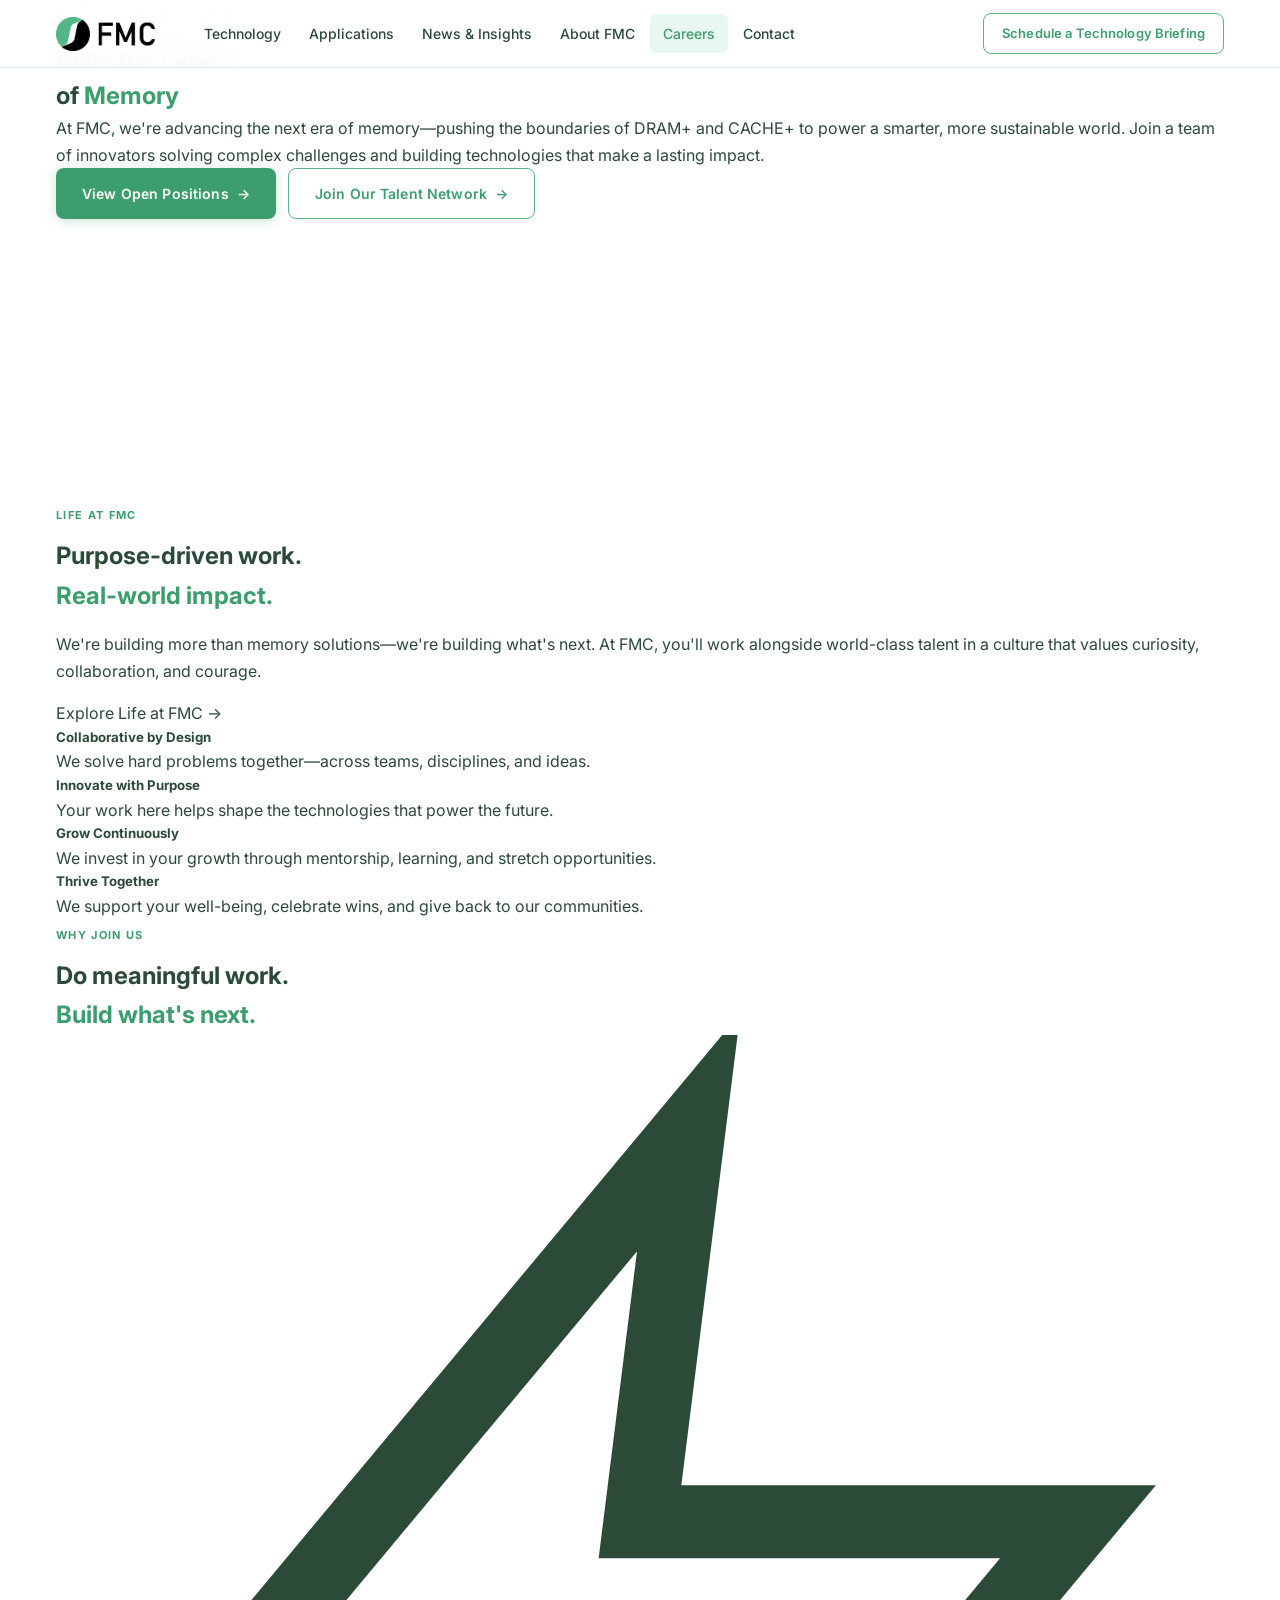
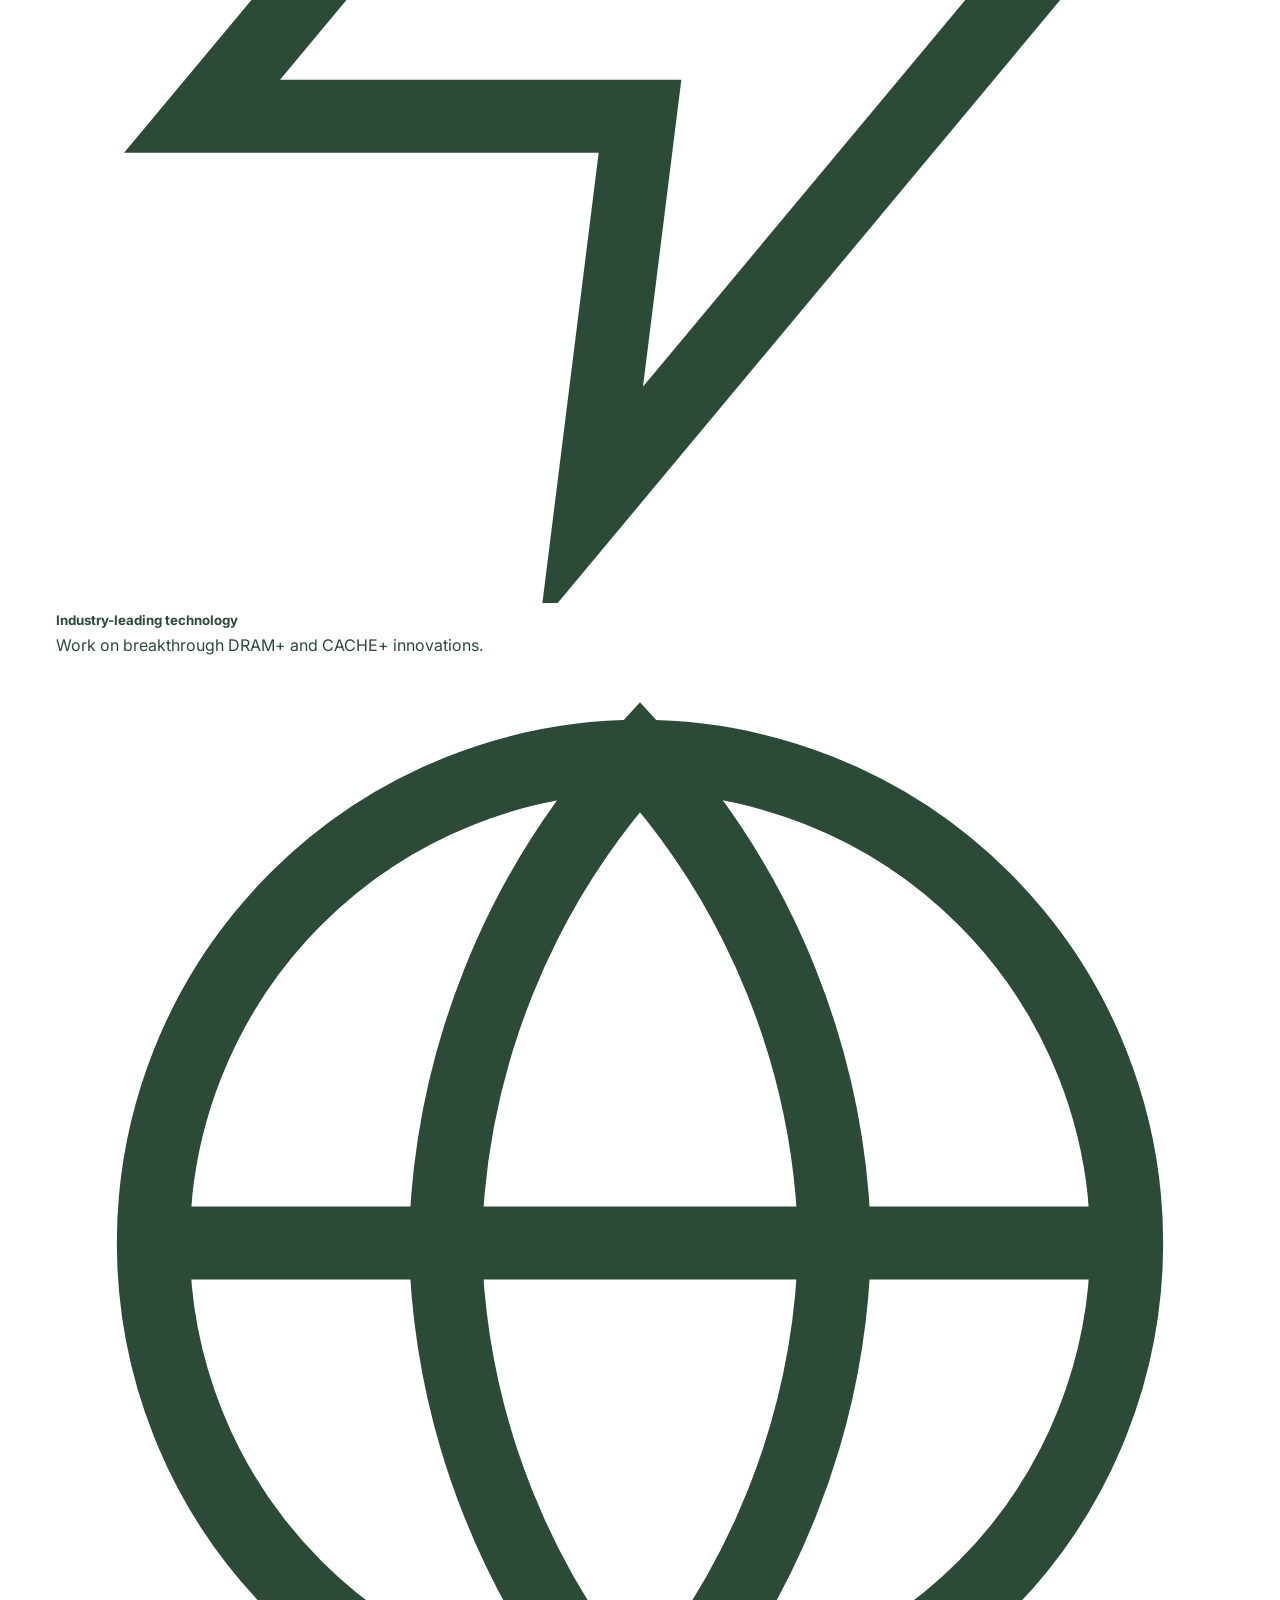
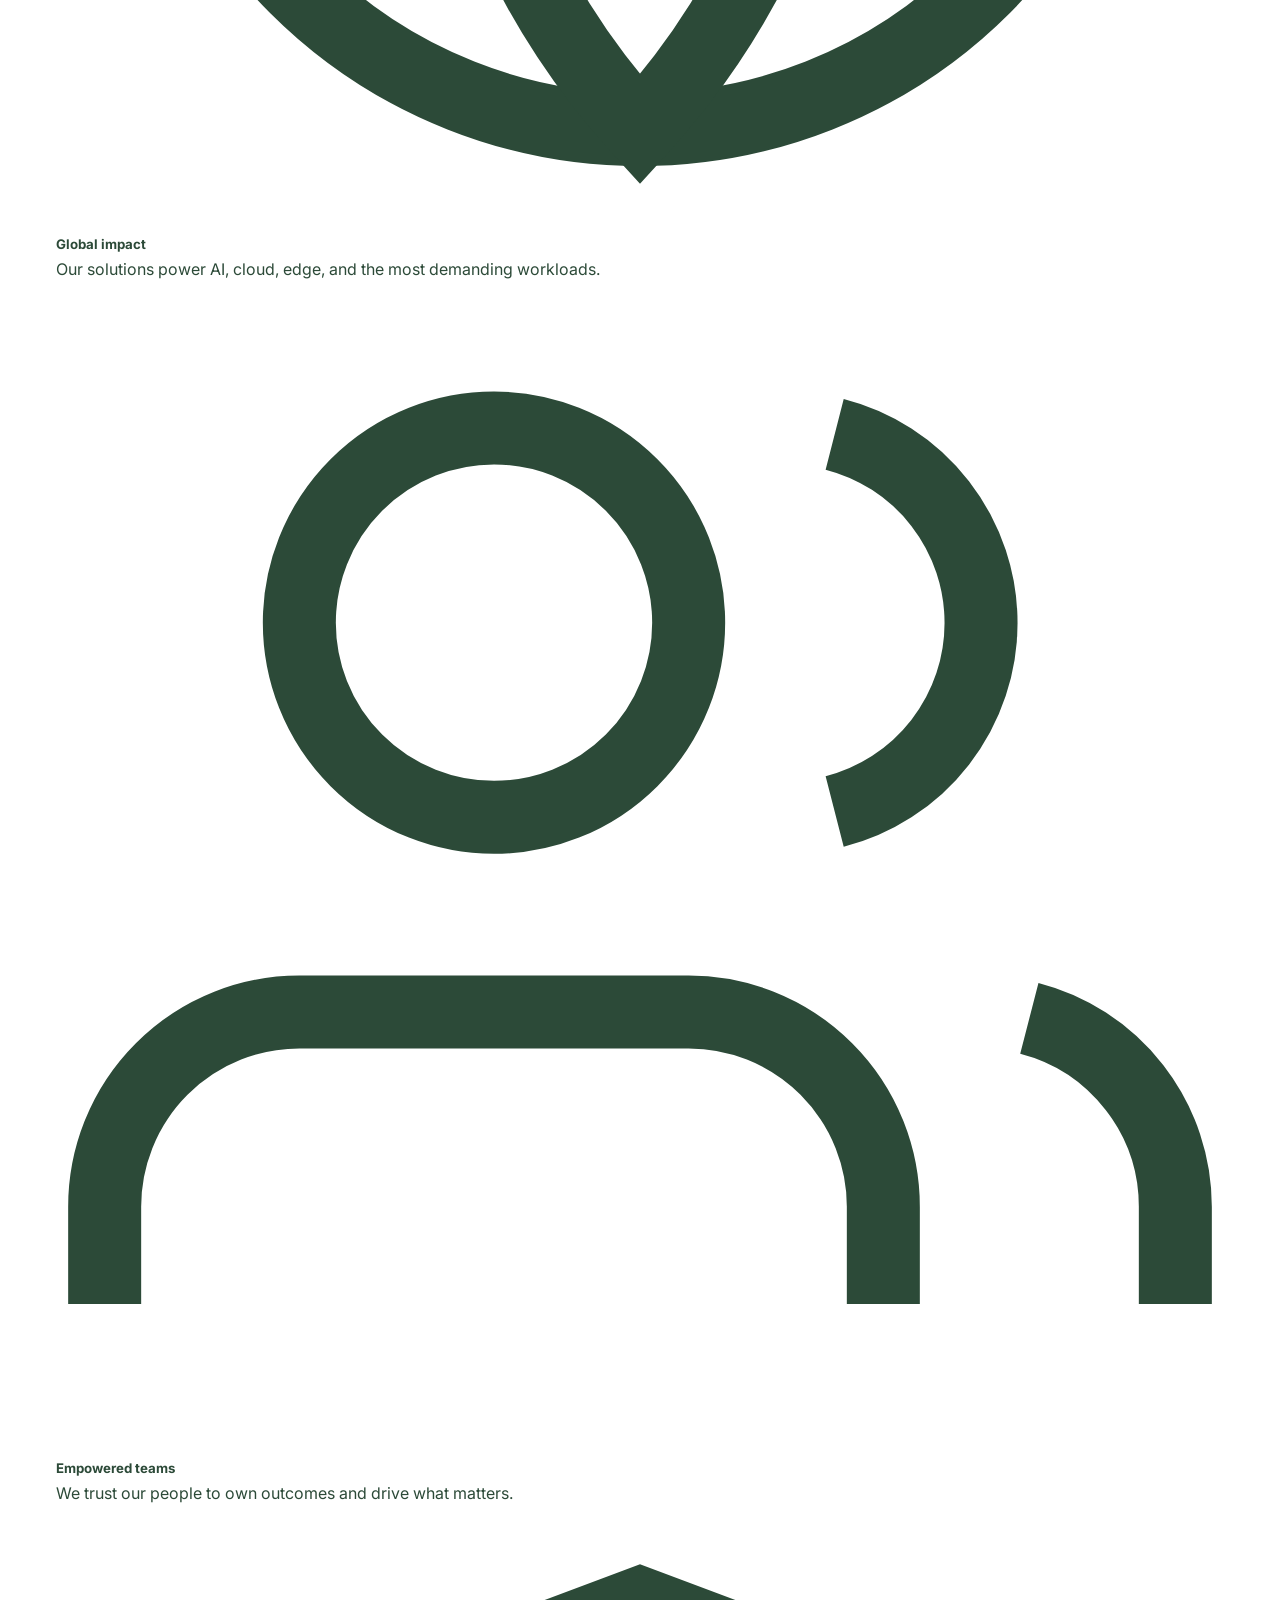
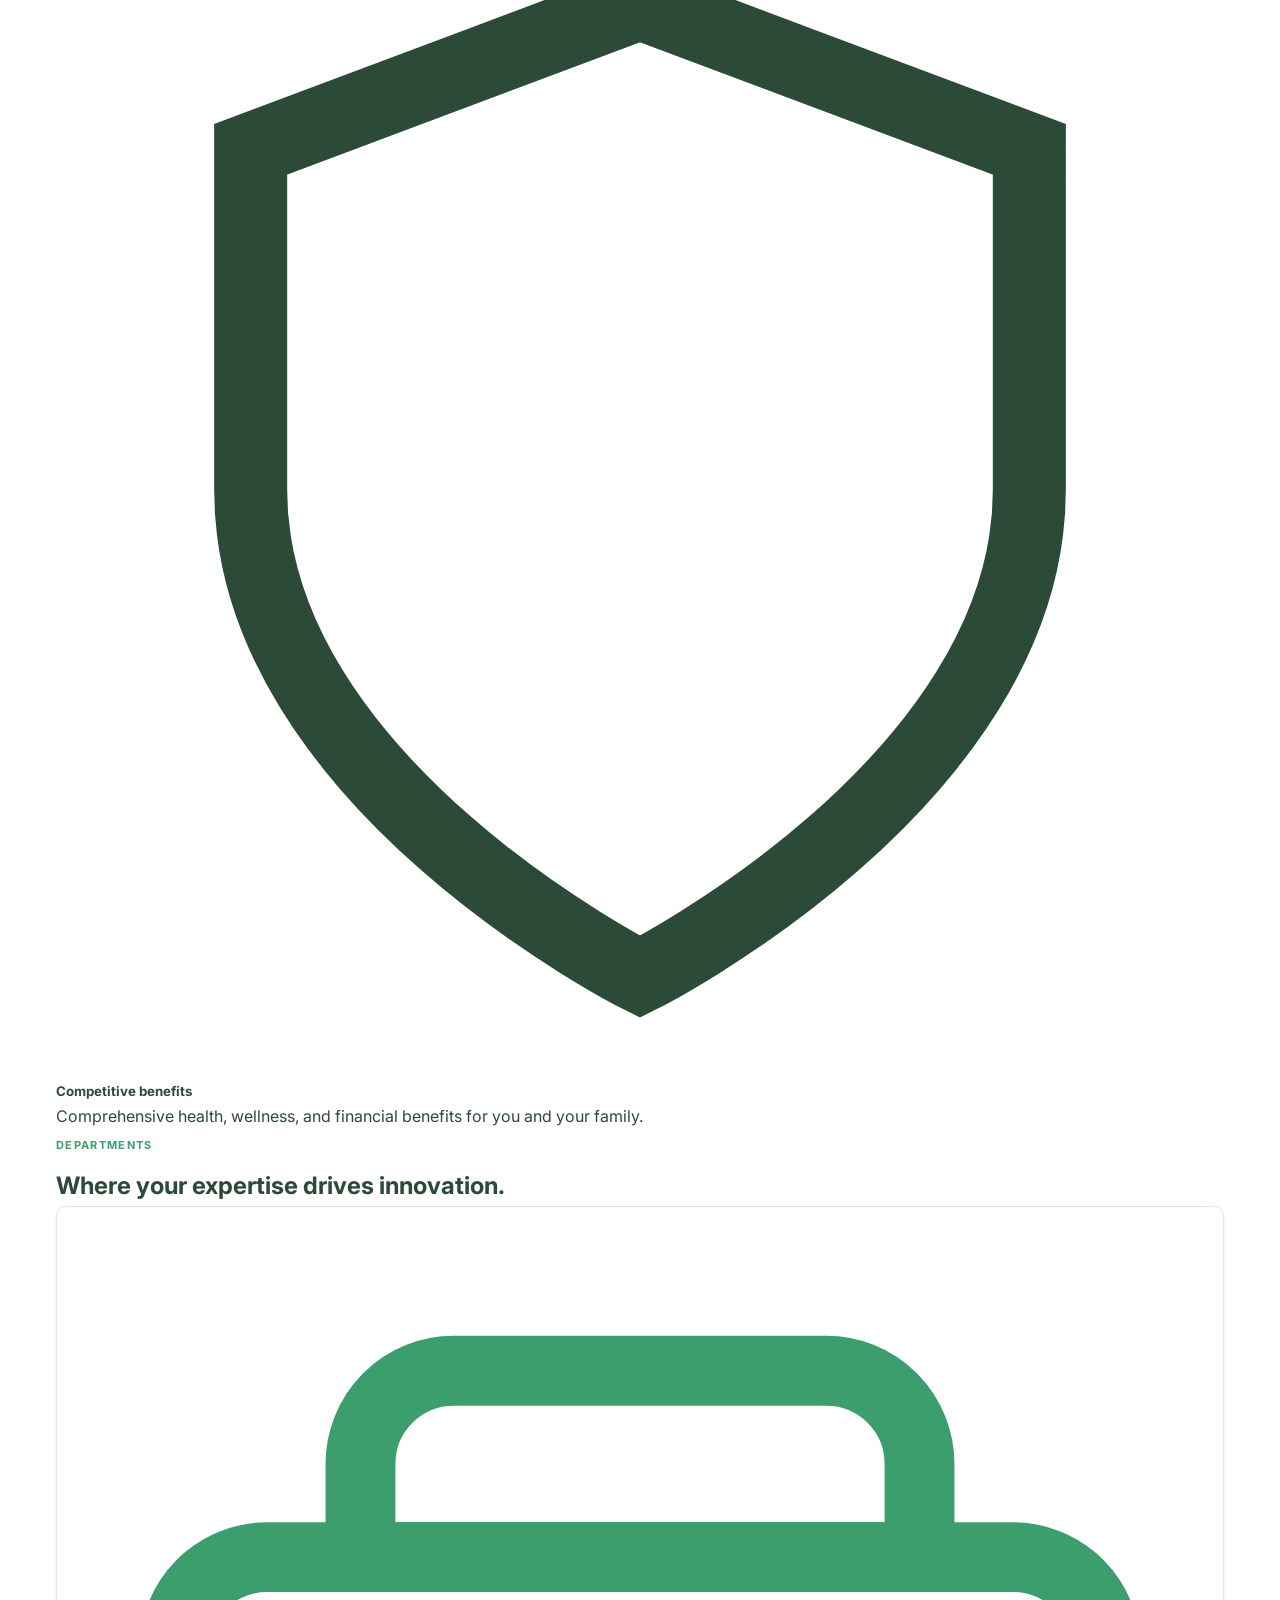
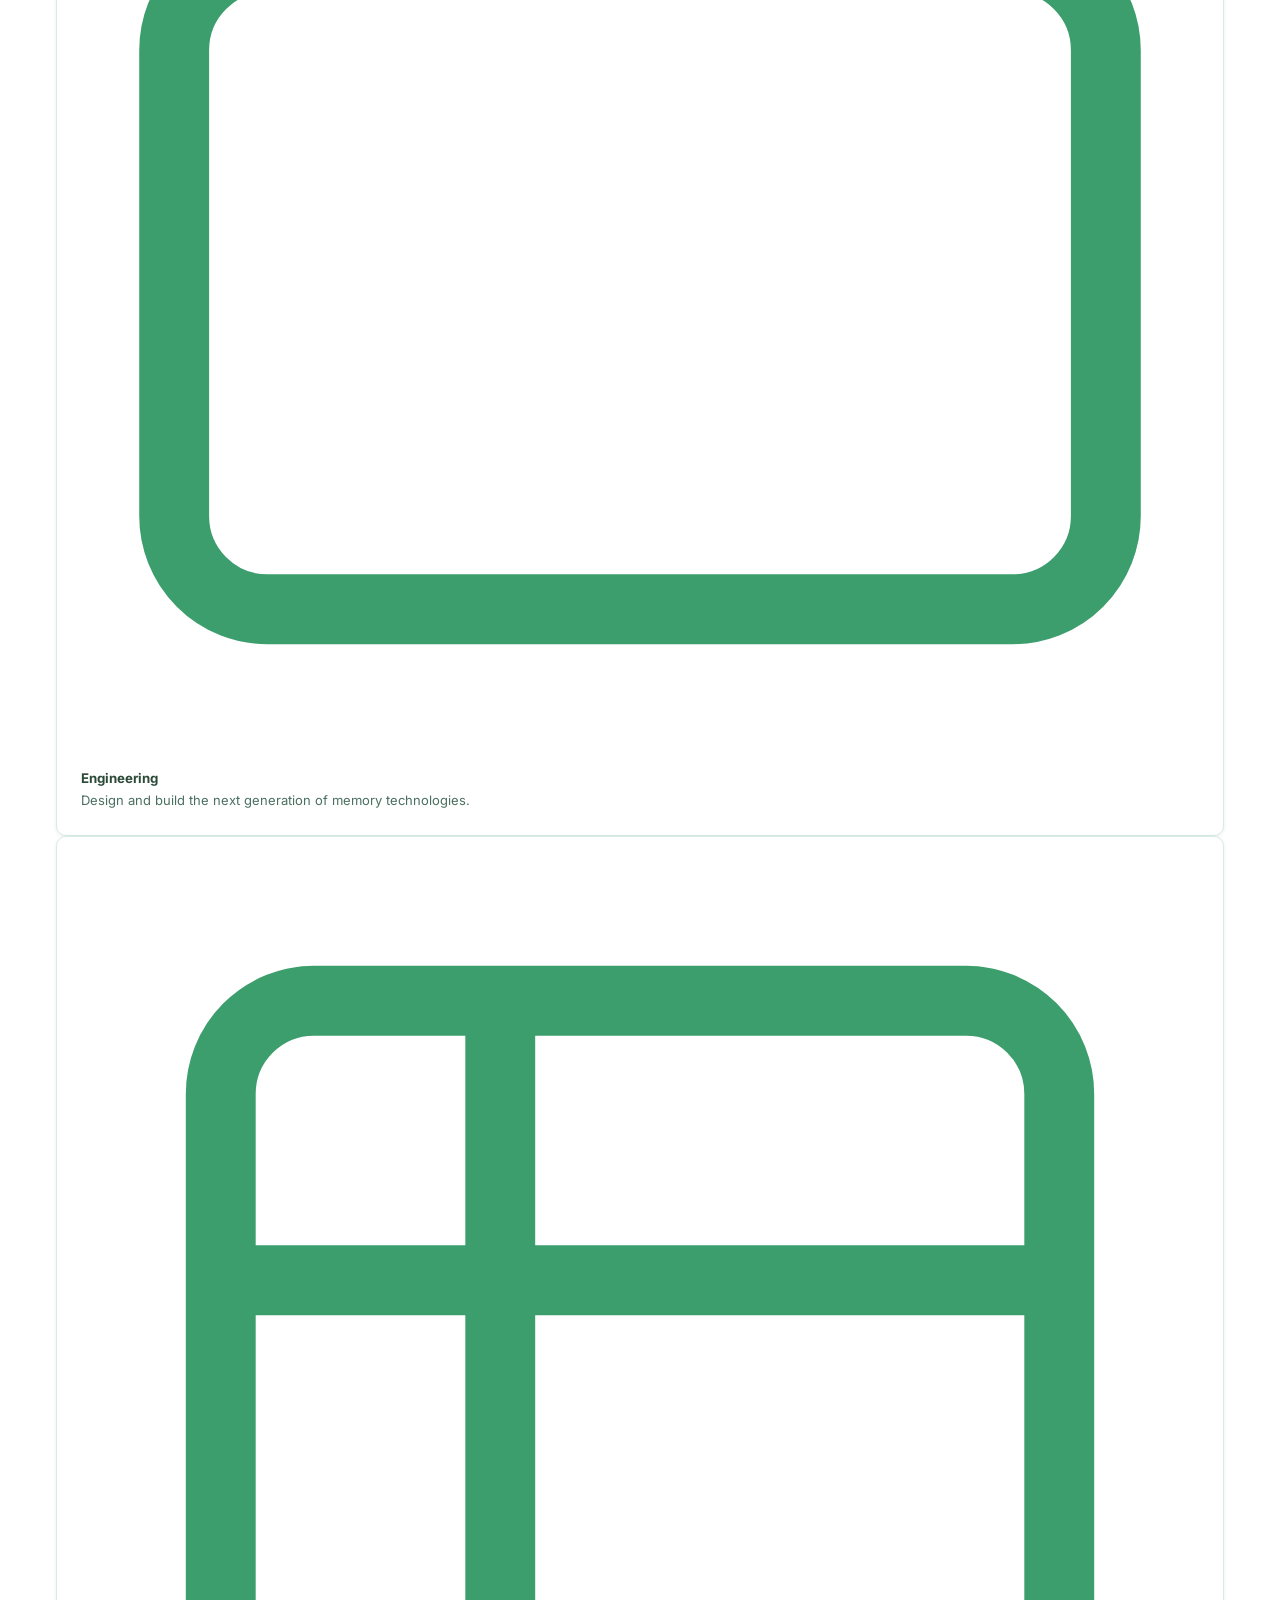
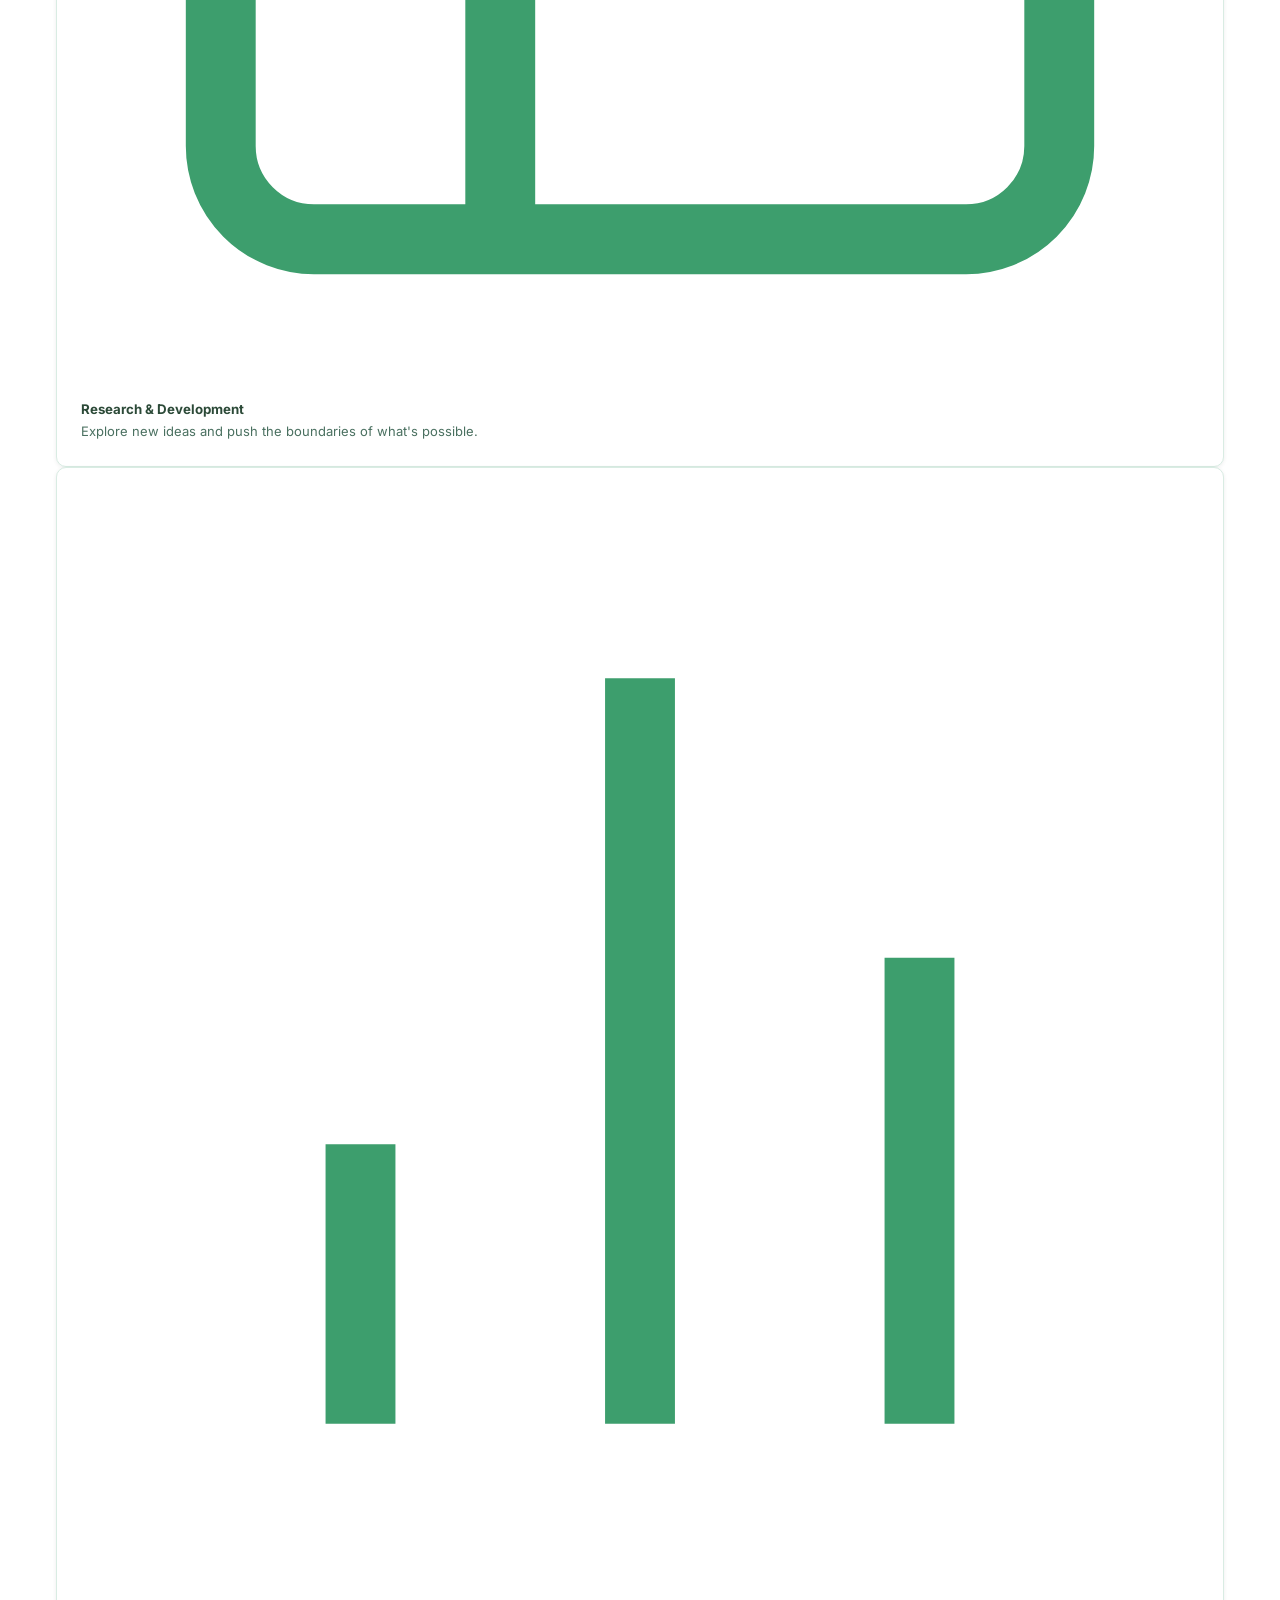
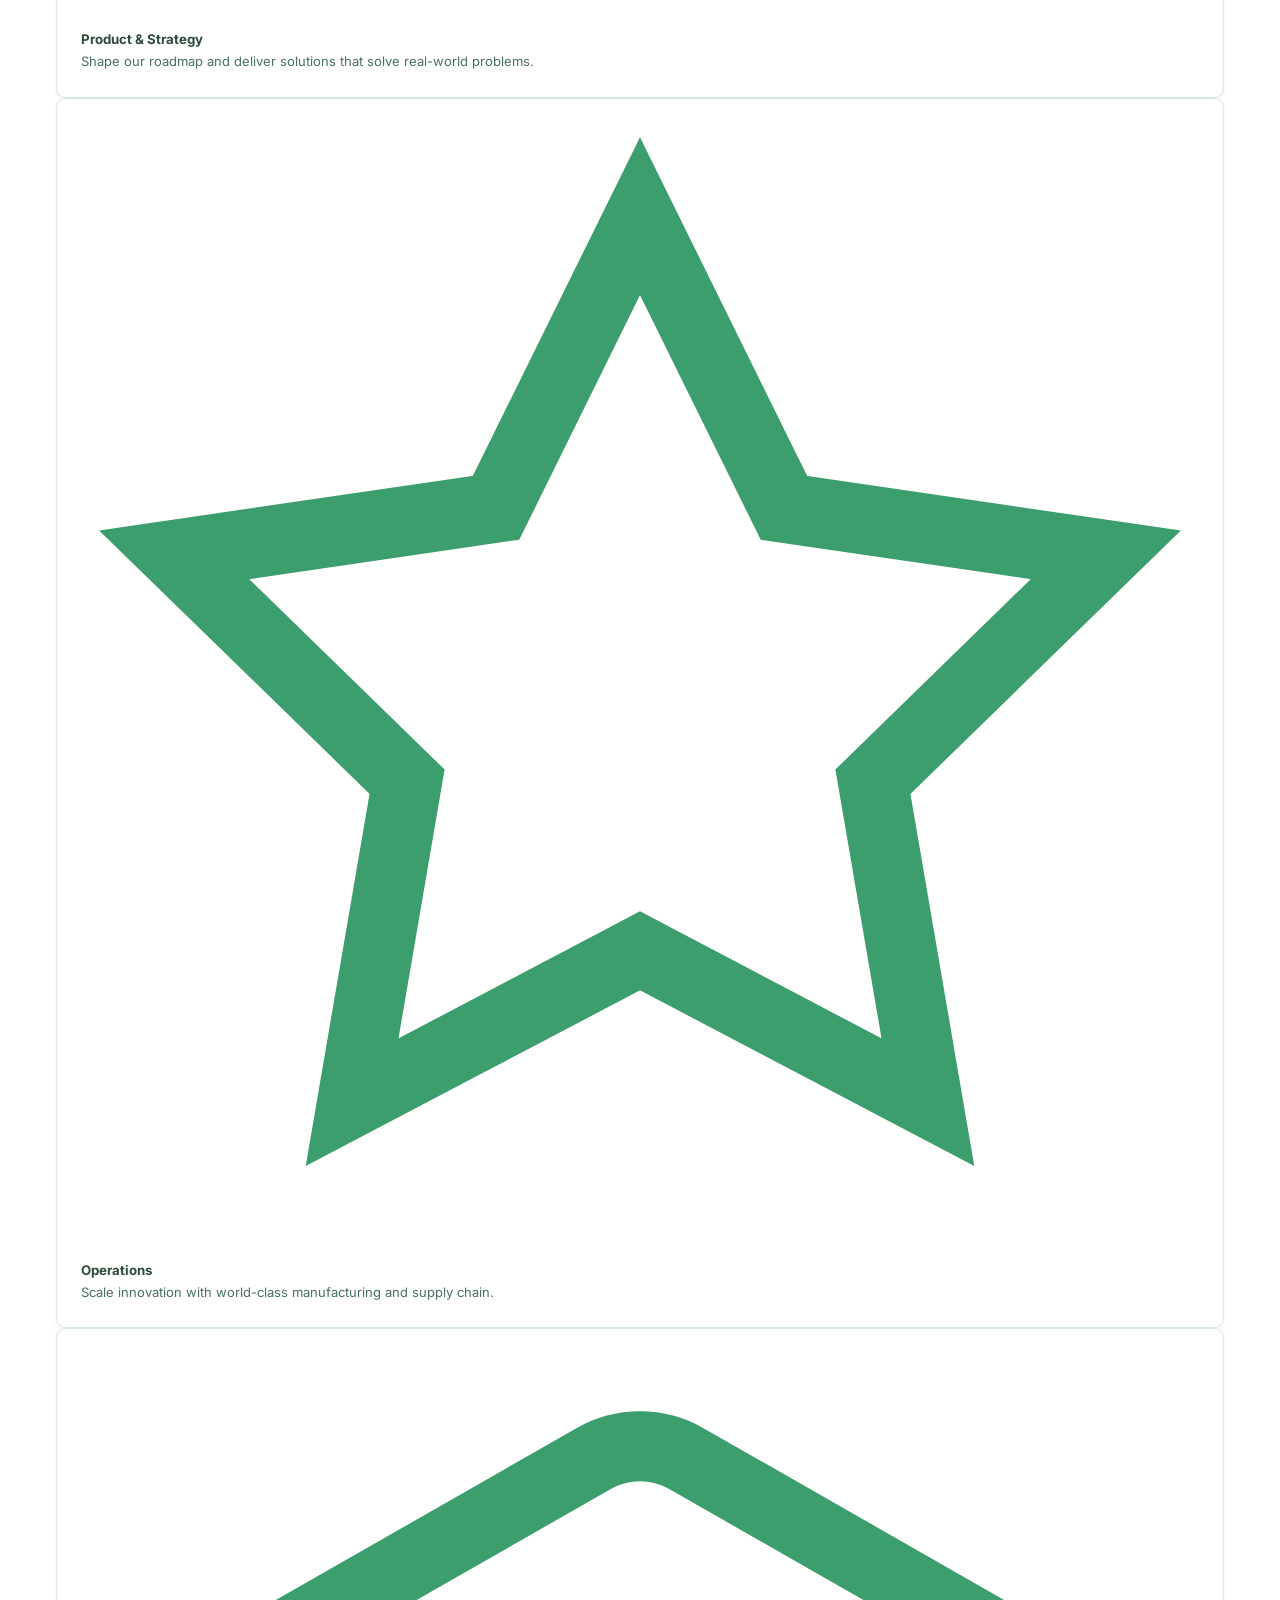
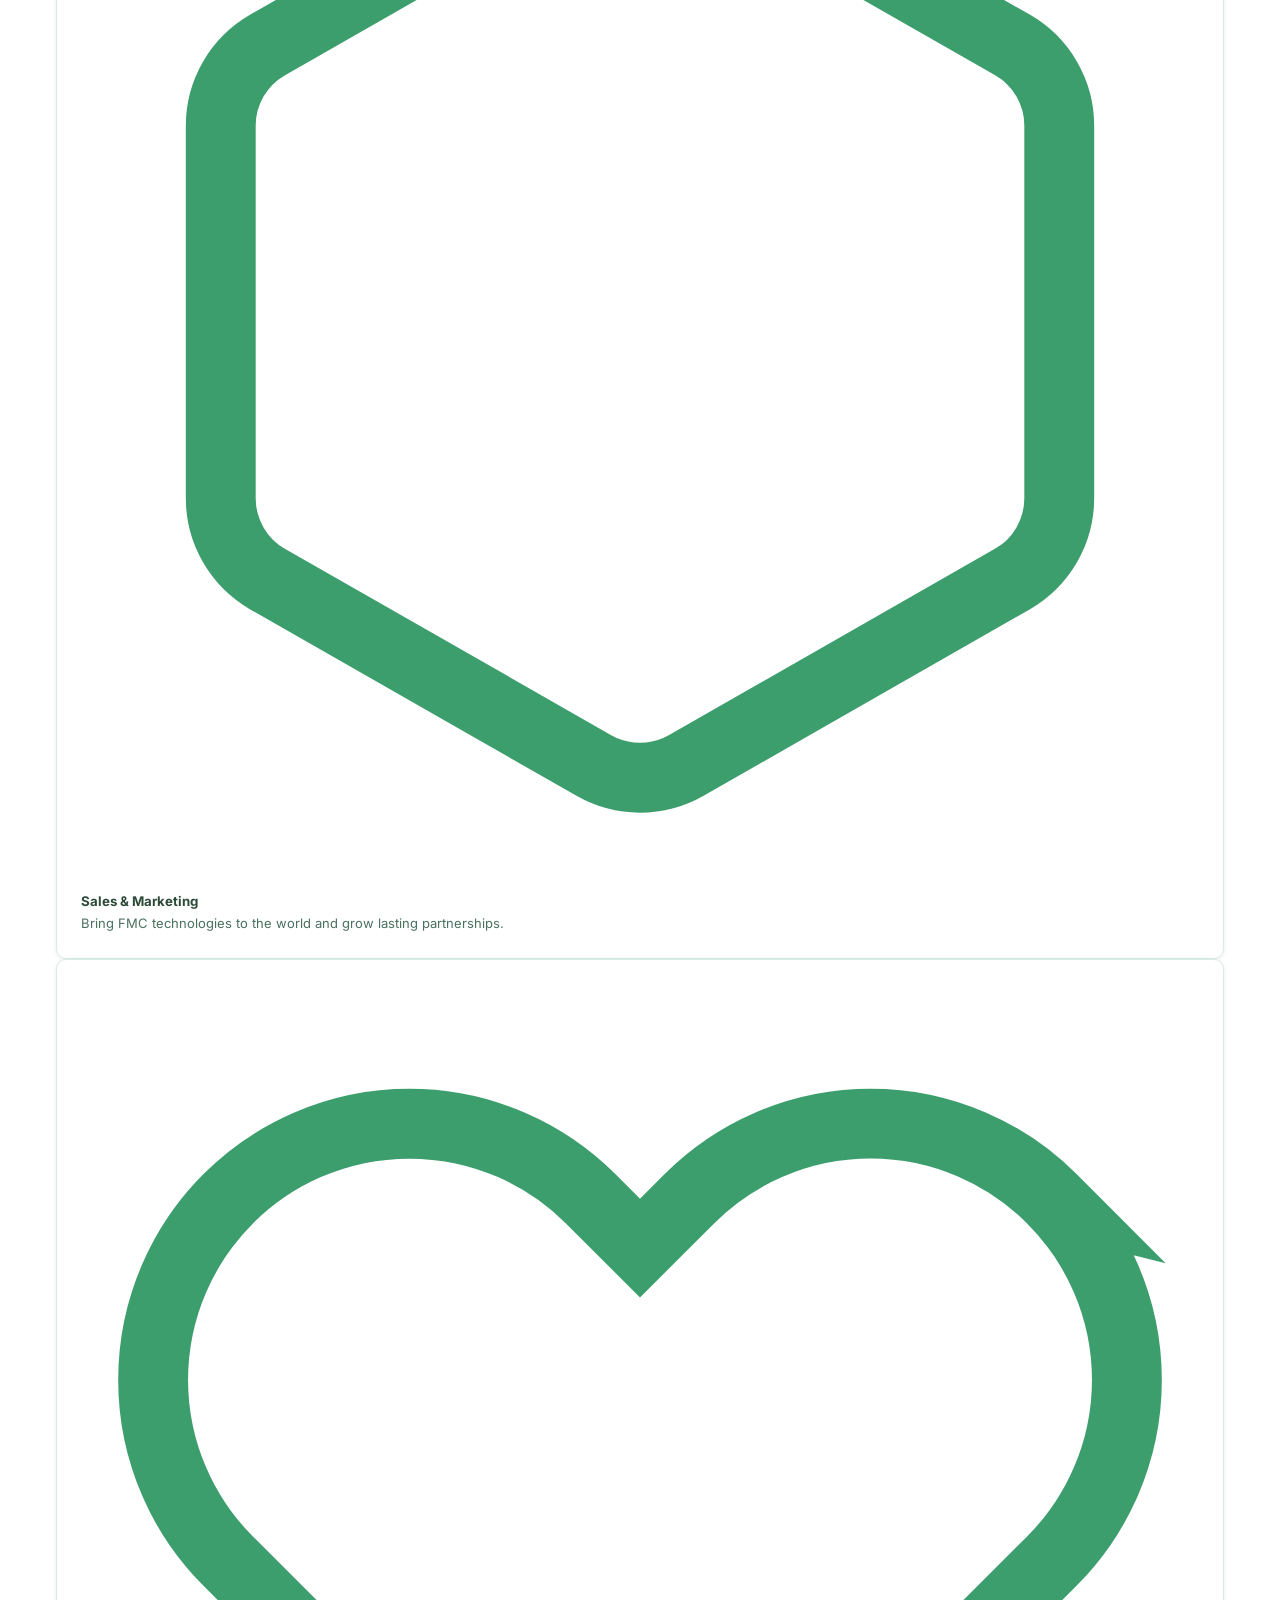
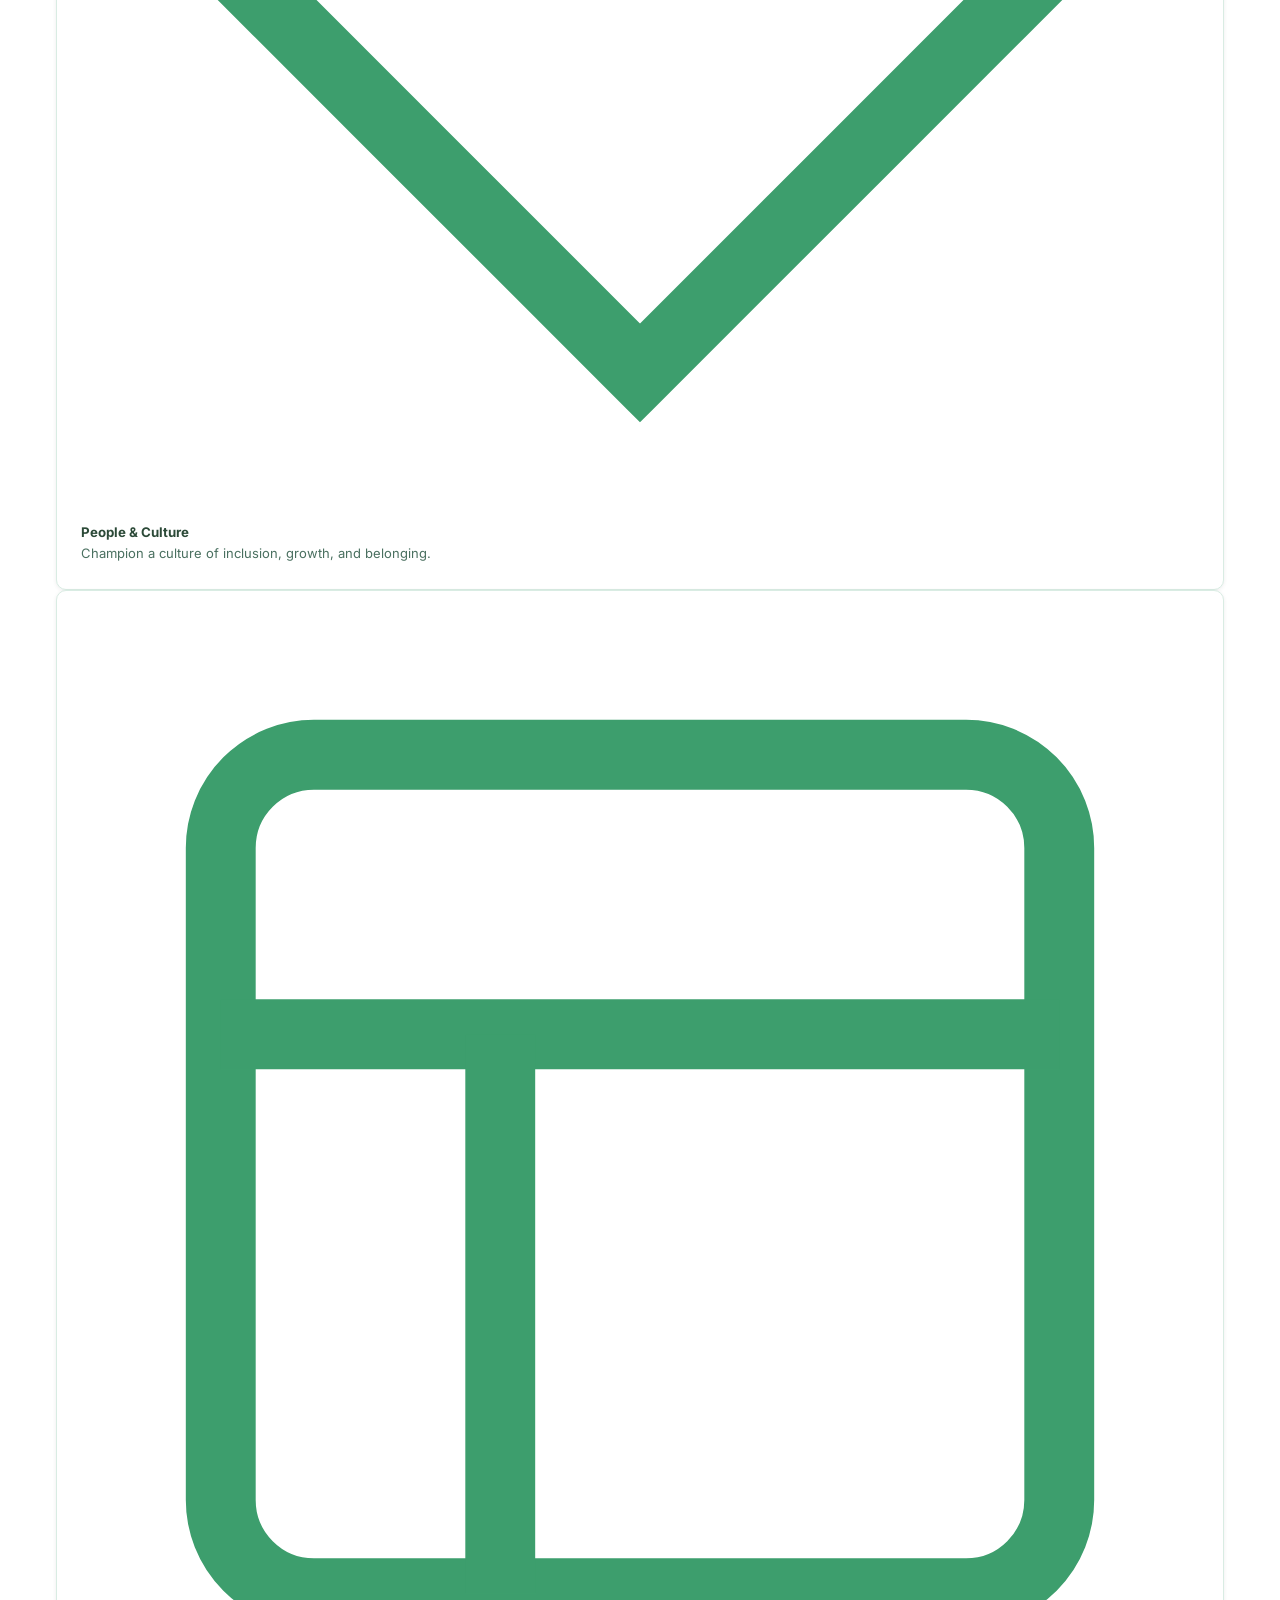
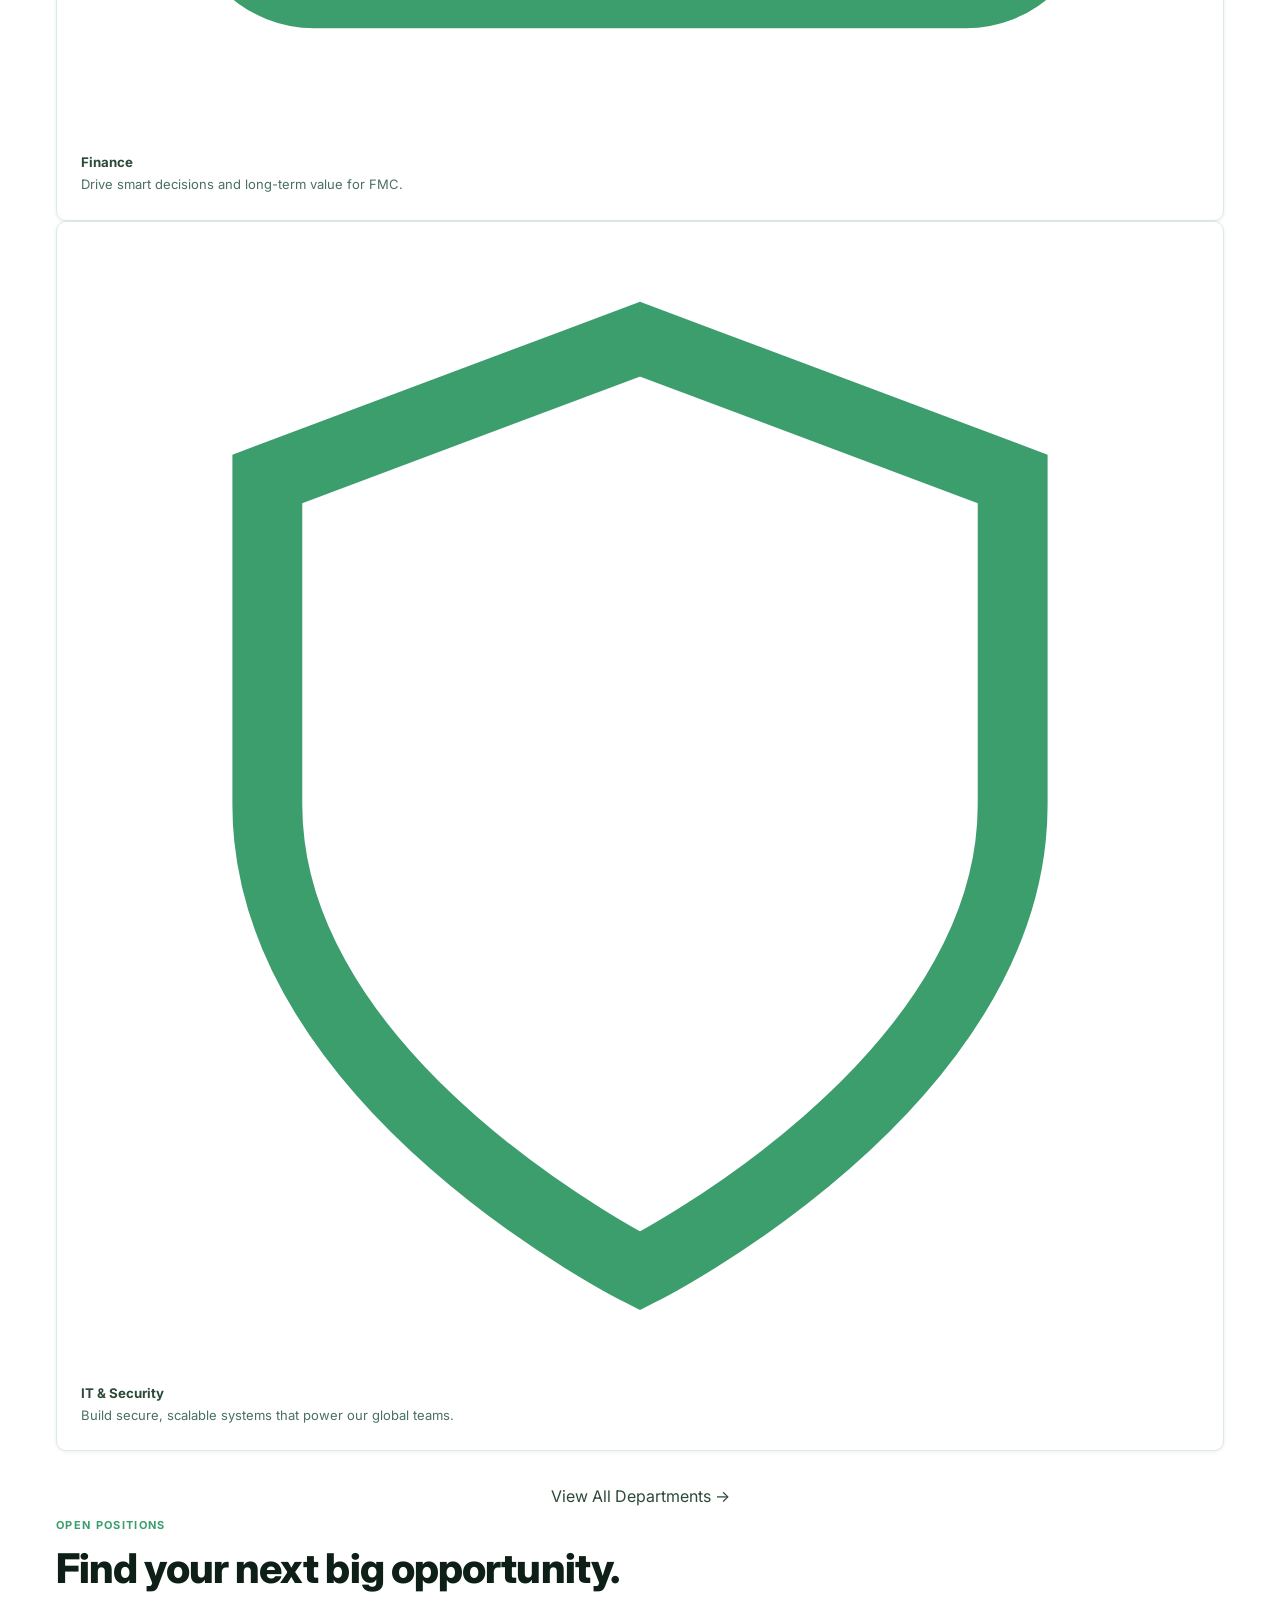
<file: careers.html>
<!DOCTYPE html>
<html lang="en">
<head>
  <meta charset="UTF-8">
  <meta name="viewport" content="width=device-width, initial-scale=1.0">
  <title>Careers — FMC</title>
  <link rel="preconnect" href="https://fonts.googleapis.com">
  <link href="https://fonts.googleapis.com/css2?family=Inter:wght@400;500;600;700;800&display=swap" rel="stylesheet">
  <link rel="stylesheet" href="css/styles.css">
</head>
<body>

<header class="site-header">
  <div class="container">
    <a href="index.html" class="logo"><img src="img/fmc-logo.png" alt="FMC" height="36"></a>
    <nav class="main-nav">
      <ul class="nav-links">
        <li class="nav-item"><a href="technology.html" class="nav-link">Technology</a></li>
        <li class="nav-item"><a href="index.html#applications" class="nav-link">Applications</a></li>
        <li class="nav-item"><a href="news.html" class="nav-link">News &amp; Insights</a></li>
        <li class="nav-item"><a href="about.html" class="nav-link">About FMC</a></li>
        <li class="nav-item"><a href="careers.html" class="nav-link active">Careers</a></li>
        <li class="nav-item"><a href="contact.html" class="nav-link">Contact</a></li>
      </ul>
      <div class="nav-actions">
        <a href="contact.html" class="btn btn-outline" style="padding:9px 18px;font-size:13px;">Schedule a Technology Briefing</a>
      </div>
    </nav>
    <button class="mobile-toggle" aria-label="Open menu" aria-expanded="false">
      <svg width="24" height="24" viewBox="0 0 24 24" fill="none" stroke="currentColor" stroke-width="2"><line x1="3" y1="6" x2="21" y2="6"/><line x1="3" y1="12" x2="21" y2="12"/><line x1="3" y1="18" x2="21" y2="18"/></svg>
    </button>
  </div>
</header>
<div class="mobile-menu">
  <a href="index.html" class="mobile-nav-link">Home</a>
  <a href="technology.html" class="mobile-nav-link">Technology</a>
  <a href="news.html" class="mobile-nav-link">News &amp; Insights</a>
  <a href="about.html" class="mobile-nav-link">About FMC</a>
  <a href="careers.html" class="mobile-nav-link">Careers</a>
  <a href="contact.html" class="mobile-nav-link">Contact</a>
</div>

<!-- HERO -->
<section class="page-hero" style="min-height:500px;">
  <div class="page-hero-bg"></div>
  <div class="container">
    <span class="eyebrow">Innovate. Impact. Inspire.</span>
    <h1>Build the Future<br>of <span class="accent">Memory</span></h1>
    <p>At FMC, we're advancing the next era of memory—pushing the boundaries of DRAM+ and CACHE+ to power a smarter, more sustainable world. Join a team of innovators solving complex challenges and building technologies that make a lasting impact.</p>
    <div class="hero-btns">
      <a href="#openpositions" class="btn btn-primary">View Open Positions <span class="arrow">→</span></a>
      <a href="#talent" class="btn btn-outline">Join Our Talent Network <span class="arrow">→</span></a>
    </div>
  </div>
</section>

<!-- LIFE AT FMC -->
<section class="life-section" id="life">
  <div class="container">
    <span class="eyebrow">Life at FMC</span>
    <div class="life-grid">
      <div>
        <h2>Purpose-driven work.<br><span class="accent">Real-world impact.</span></h2>
        <p style="margin:16px 0;">We're building more than memory solutions—we're building what's next. At FMC, you'll work alongside world-class talent in a culture that values curiosity, collaboration, and courage.</p>
        <a href="#" class="btn-ghost">Explore Life at FMC <span class="arrow">→</span></a>
      </div>
      <div>
        <div class="life-photos">
          <div class="life-photo"><div class="life-photo-inner"></div></div>
          <div class="life-photo"><div class="life-photo-inner"></div></div>
          <div class="life-photo"><div class="life-photo-inner"></div></div>
          <div class="life-photo"><div class="life-photo-inner"></div></div>
        </div>
      </div>
      <div class="life-values-grid">
        <div class="life-value">
          <h5>Collaborative by Design</h5>
          <p>We solve hard problems together—across teams, disciplines, and ideas.</p>
        </div>
        <div class="life-value">
          <h5>Innovate with Purpose</h5>
          <p>Your work here helps shape the technologies that power the future.</p>
        </div>
        <div class="life-value">
          <h5>Grow Continuously</h5>
          <p>We invest in your growth through mentorship, learning, and stretch opportunities.</p>
        </div>
        <div class="life-value">
          <h5>Thrive Together</h5>
          <p>We support your well-being, celebrate wins, and give back to our communities.</p>
        </div>
      </div>
    </div>
  </div>
</section>

<!-- WHY JOIN US -->
<section class="why-section" id="why">
  <div class="container">
    <div class="why-header-row">
      <div>
        <span class="eyebrow">Why Join Us</span>
        <h2>Do meaningful work.<br><span class="accent">Build what's next.</span></h2>
      </div>
      <div class="why-grid">
        <div class="why-card">
          <svg class="why-icon" viewBox="0 0 24 24" fill="none" stroke="currentColor" stroke-width="1.5"><polygon points="13 2 3 14 12 14 11 22 21 10 12 10 13 2"/></svg>
          <h5>Industry-leading technology</h5>
          <p>Work on breakthrough DRAM+ and CACHE+ innovations.</p>
        </div>
        <div class="why-card">
          <svg class="why-icon" viewBox="0 0 24 24" fill="none" stroke="currentColor" stroke-width="1.5"><circle cx="12" cy="12" r="10"/><line x1="2" y1="12" x2="22" y2="12"/><path d="M12 2a15.3 15.3 0 0 1 4 10 15.3 15.3 0 0 1-4 10 15.3 15.3 0 0 1-4-10 15.3 15.3 0 0 1 4-10z"/></svg>
          <h5>Global impact</h5>
          <p>Our solutions power AI, cloud, edge, and the most demanding workloads.</p>
        </div>
        <div class="why-card">
          <svg class="why-icon" viewBox="0 0 24 24" fill="none" stroke="currentColor" stroke-width="1.5"><path d="M17 21v-2a4 4 0 0 0-4-4H5a4 4 0 0 0-4 4v2"/><circle cx="9" cy="7" r="4"/><path d="M23 21v-2a4 4 0 0 0-3-3.87"/><path d="M16 3.13a4 4 0 0 1 0 7.75"/></svg>
          <h5>Empowered teams</h5>
          <p>We trust our people to own outcomes and drive what matters.</p>
        </div>
        <div class="why-card">
          <svg class="why-icon" viewBox="0 0 24 24" fill="none" stroke="currentColor" stroke-width="1.5"><path d="M12 22s8-4 8-10V5l-8-3-8 3v7c0 6 8 10 8 10z"/></svg>
          <h5>Competitive benefits</h5>
          <p>Comprehensive health, wellness, and financial benefits for you and your family.</p>
        </div>
      </div>
    </div>
  </div>
</section>

<!-- DEPARTMENTS -->
<section class="depts-section" id="departments">
  <div class="container">
    <span class="eyebrow">Departments</span>
    <h2>Where your expertise drives innovation.</h2>
    <div class="depts-grid">
      <div class="dept-card">
        <svg class="dept-icon" viewBox="0 0 24 24" fill="none" stroke="currentColor" stroke-width="1.5"><rect x="2" y="7" width="20" height="14" rx="2"/><path d="M16 3h-8a2 2 0 0 0-2 2v2h12V5a2 2 0 0 0-2-2z"/></svg>
        <h5>Engineering</h5>
        <p>Design and build the next generation of memory technologies.</p>
      </div>
      <div class="dept-card">
        <svg class="dept-icon" viewBox="0 0 24 24" fill="none" stroke="currentColor" stroke-width="1.5"><path d="M9 3H5a2 2 0 0 0-2 2v4m6-6h10a2 2 0 0 1 2 2v4M9 3v18m0 0h10a2 2 0 0 0 2-2V9M9 21H5a2 2 0 0 1-2-2V9m0 0h18"/></svg>
        <h5>Research &amp; Development</h5>
        <p>Explore new ideas and push the boundaries of what's possible.</p>
      </div>
      <div class="dept-card">
        <svg class="dept-icon" viewBox="0 0 24 24" fill="none" stroke="currentColor" stroke-width="1.5"><line x1="18" y1="20" x2="18" y2="10"/><line x1="12" y1="20" x2="12" y2="4"/><line x1="6" y1="20" x2="6" y2="14"/></svg>
        <h5>Product &amp; Strategy</h5>
        <p>Shape our roadmap and deliver solutions that solve real-world problems.</p>
      </div>
      <div class="dept-card">
        <svg class="dept-icon" viewBox="0 0 24 24" fill="none" stroke="currentColor" stroke-width="1.5"><path d="M12 2l3.09 6.26L22 9.27l-5 4.87 1.18 6.88L12 17.77l-6.18 3.25L7 14.14 2 9.27l6.91-1.01L12 2z"/></svg>
        <h5>Operations</h5>
        <p>Scale innovation with world-class manufacturing and supply chain.</p>
      </div>
      <div class="dept-card">
        <svg class="dept-icon" viewBox="0 0 24 24" fill="none" stroke="currentColor" stroke-width="1.5"><path d="M21 16V8a2 2 0 0 0-1-1.73l-7-4a2 2 0 0 0-2 0l-7 4A2 2 0 0 0 3 8v8a2 2 0 0 0 1 1.73l7 4a2 2 0 0 0 2 0l7-4A2 2 0 0 0 21 16z"/></svg>
        <h5>Sales &amp; Marketing</h5>
        <p>Bring FMC technologies to the world and grow lasting partnerships.</p>
      </div>
      <div class="dept-card">
        <svg class="dept-icon" viewBox="0 0 24 24" fill="none" stroke="currentColor" stroke-width="1.5"><path d="M20.84 4.61a5.5 5.5 0 0 0-7.78 0L12 5.67l-1.06-1.06a5.5 5.5 0 0 0-7.78 7.78l1.06 1.06L12 21.23l7.78-7.78 1.06-1.06a5.5 5.5 0 0 0 0-7.78z"/></svg>
        <h5>People &amp; Culture</h5>
        <p>Champion a culture of inclusion, growth, and belonging.</p>
      </div>
      <div class="dept-card">
        <svg class="dept-icon" viewBox="0 0 24 24" fill="none" stroke="currentColor" stroke-width="1.5"><rect x="3" y="3" width="18" height="18" rx="2"/><line x1="3" y1="9" x2="21" y2="9"/><line x1="9" y1="21" x2="9" y2="9"/></svg>
        <h5>Finance</h5>
        <p>Drive smart decisions and long-term value for FMC.</p>
      </div>
      <div class="dept-card">
        <svg class="dept-icon" viewBox="0 0 24 24" fill="none" stroke="currentColor" stroke-width="1.5"><path d="M12 22s8-4 8-10V5l-8-3-8 3v7c0 6 8 10 8 10z"/></svg>
        <h5>IT &amp; Security</h5>
        <p>Build secure, scalable systems that power our global teams.</p>
      </div>
    </div>
    <div style="text-align:center;margin-top:32px;">
      <a href="#" class="btn-ghost">View All Departments <span class="arrow">→</span></a>
    </div>
  </div>
</section>

<!-- OPEN POSITIONS -->
<section class="jobs-section" id="openpositions">
  <div class="container">
    <div class="section-header">
      <div>
        <span class="eyebrow">Open Positions</span>
        <h2>Find your next big opportunity.</h2>
      </div>
      <a href="#" class="btn-ghost">View All Open Positions <span class="arrow">→</span></a>
    </div>
    <div class="jobs-grid">
      <div class="job-card">
        <div style="display:flex;align-items:center;justify-content:space-between;">
          <span class="dept-tag eng">Engineering</span>
          <span class="job-location">Austin, TX</span>
        </div>
        <h4>Staff Memory Architect</h4>
        <p>Drive architecture definition and innovation for next-gen DRAM+ memory solutions.</p>
        <a href="#" class="btn-ghost" style="margin-top:auto;">View Details <span class="arrow">→</span></a>
      </div>
      <div class="job-card">
        <div style="display:flex;align-items:center;justify-content:space-between;">
          <span class="dept-tag eng">Engineering</span>
          <span class="job-location">San Jose, CA</span>
        </div>
        <h4>Process Integration Engineer</h4>
        <p>Develop and integrate advanced process technologies to improve yield and performance.</p>
        <a href="#" class="btn-ghost" style="margin-top:auto;">View Details <span class="arrow">→</span></a>
      </div>
      <div class="job-card">
        <div style="display:flex;align-items:center;justify-content:space-between;">
          <span class="dept-tag mkt">Marketing</span>
          <span class="job-location">Austin, TX</span>
        </div>
        <h4>Product Marketing Manager</h4>
        <p>Define and communicate product value propositions that accelerate market adoption.</p>
        <a href="#" class="btn-ghost" style="margin-top:auto;">View Details <span class="arrow">→</span></a>
      </div>
      <div class="job-card">
        <div style="display:flex;align-items:center;justify-content:space-between;">
          <span class="dept-tag data">Data Science</span>
          <span class="job-location">Remote</span>
        </div>
        <h4>Senior Data Scientist</h4>
        <p>Apply ML and data analytics to solve complex challenges across products and operations.</p>
        <a href="#" class="btn-ghost" style="margin-top:auto;">View Details <span class="arrow">→</span></a>
      </div>
    </div>
  </div>
</section>

<!-- HIRING PROCESS -->
<section class="hiring-section" id="hiring">
  <div class="container">
    <span class="eyebrow" style="color:var(--green-primary);">Hiring Process</span>
    <h2 style="color:#0B1511;">A transparent,<br><span style="color:var(--green-primary);">human-centered experience.</span></h2>
    <div class="hiring-steps">
      <div class="hiring-step">
        <div class="step-circle"><svg width="24" height="24" viewBox="0 0 24 24" fill="none" stroke="currentColor" stroke-width="2"><path d="M14 2H6a2 2 0 0 0-2 2v16a2 2 0 0 0 2 2h12a2 2 0 0 0 2-2V8z"/><polyline points="14 2 14 8 20 8"/></svg></div>
        <h5>1. Apply</h5>
        <p>Submit your application and tell us about your experience.</p>
      </div>
      <div class="hiring-step">
        <div class="step-circle"><svg width="24" height="24" viewBox="0 0 24 24" fill="none" stroke="currentColor" stroke-width="2"><path d="M20 21v-2a4 4 0 0 0-4-4H8a4 4 0 0 0-4 4v2"/><circle cx="12" cy="7" r="4"/></svg></div>
        <h5>2. Recruiter Screen</h5>
        <p>We'll connect to learn more about you and the role.</p>
      </div>
      <div class="hiring-step">
        <div class="step-circle"><svg width="24" height="24" viewBox="0 0 24 24" fill="none" stroke="currentColor" stroke-width="2"><path d="M17 21v-2a4 4 0 0 0-4-4H5a4 4 0 0 0-4 4v2"/><circle cx="9" cy="7" r="4"/><path d="M23 21v-2a4 4 0 0 0-3-3.87"/></svg></div>
        <h5>3. Interviews</h5>
        <p>Meet the team and explore how you can make an impact.</p>
      </div>
      <div class="hiring-step">
        <div class="step-circle"><svg width="24" height="24" viewBox="0 0 24 24" fill="none" stroke="currentColor" stroke-width="2"><polyline points="20 6 9 17 4 12"/></svg></div>
        <h5>4. Offer</h5>
        <p>We'll extend an offer and support you every step of the way.</p>
      </div>
      <div class="hiring-step">
        <div class="step-circle"><svg width="24" height="24" viewBox="0 0 24 24" fill="none" stroke="currentColor" stroke-width="2"><polygon points="13 2 3 14 12 14 11 22 21 10 12 10 13 2"/></svg></div>
        <h5>5. Onboard</h5>
        <p>Start your journey and help shape what's next.</p>
      </div>
    </div>
  </div>
</section>

<!-- TALENT NETWORK -->
<section class="talent-band" id="talent">
  <div class="container">
    <div>
      <h2>Don't see the right role?<br><span>Join our talent network.</span></h2>
      <p>Stay connected and be the first to know about new opportunities that match your skills and interests.</p>
    </div>
    <a href="#" class="btn btn-primary">Join the Talent Network <span class="arrow">→</span></a>
  </div>
</section>

<!-- FOOTER -->
<footer class="site-footer">
  <div class="container">
    <div class="footer-top">
      <div class="footer-brand">
        <a href="index.html" class="logo"><img src="img/fmc-logo.png" alt="FMC" height="36"></a>
        <p>Ferroelectric Memory Company. Redefining memory for the AI era.</p>
        <div class="footer-socials">
          <a href="#" class="social-btn"><svg width="16" height="16" viewBox="0 0 24 24" fill="currentColor"><path d="M16 8a6 6 0 0 1 6 6v7h-4v-7a2 2 0 0 0-2-2 2 2 0 0 0-2 2v7h-4v-7a6 6 0 0 1 6-6z"/><rect x="2" y="9" width="4" height="12"/><circle cx="4" cy="4" r="2"/></svg></a>
          <a href="#" class="social-btn"><svg width="16" height="16" viewBox="0 0 24 24" fill="currentColor"><path d="M18.244 2.25h3.308l-7.227 8.26 8.502 11.24H16.17l-5.214-6.817L4.99 21.75H1.68l7.73-8.835L1.254 2.25H8.08l4.713 6.231zm-1.161 17.52h1.833L7.084 4.126H5.117z"/></svg></a>
        </div>
      </div>
      <div class="footer-col"><h6>Technology</h6><ul><li><a href="technology.html">DRAM+</a></li><li><a href="technology.html">CACHE+</a></li><li><a href="technology.html">Overview</a></li></ul></div>
      <div class="footer-col"><h6>Applications</h6><ul><li><a href="#">AI &amp; Cloud Compute</a></li><li><a href="#">Edge AI Devices</a></li><li><a href="#">All Applications</a></li></ul></div>
      <div class="footer-col"><h6>News &amp; Insights</h6><ul><li><a href="news.html">FMC News</a></li><li><a href="news.html">Industry Mentions</a></li><li><a href="news.html">Events</a></li></ul></div>
      <div class="footer-col"><h6>About FMC</h6><ul><li><a href="about.html">Leadership</a></li><li><a href="about.html">Board of Directors</a></li><li><a href="about.html">Locations</a></li></ul></div>
      <div class="footer-col"><h6>Company</h6><ul><li><a href="careers.html">Careers</a></li><li><a href="contact.html">Contact</a></li><li><a href="#">Privacy Policy</a></li></ul></div>
    </div>
    <div class="footer-newsletter">
      <div class="newsletter-text"><h5>Subscribe to our newsletter</h5><p>Get the latest news and insights delivered to your inbox.</p></div>
      <div class="newsletter-form"><input type="email" class="newsletter-input" placeholder="Enter your email"><button class="newsletter-btn">Subscribe <span class="arrow">→</span></button></div>
    </div>
    <div class="footer-bottom">
      <p>© 2025 Ferroelectric Memory Company. All rights reserved.</p>
      <div class="footer-legal"><a href="#">Privacy Policy</a><a href="#">Terms of Use</a><a href="#">Imprint</a><a href="#">Cookie Settings</a></div>
    </div>
  </div>
</footer>
<script src="js/main.js"></script>
</body>
</html>
</file>
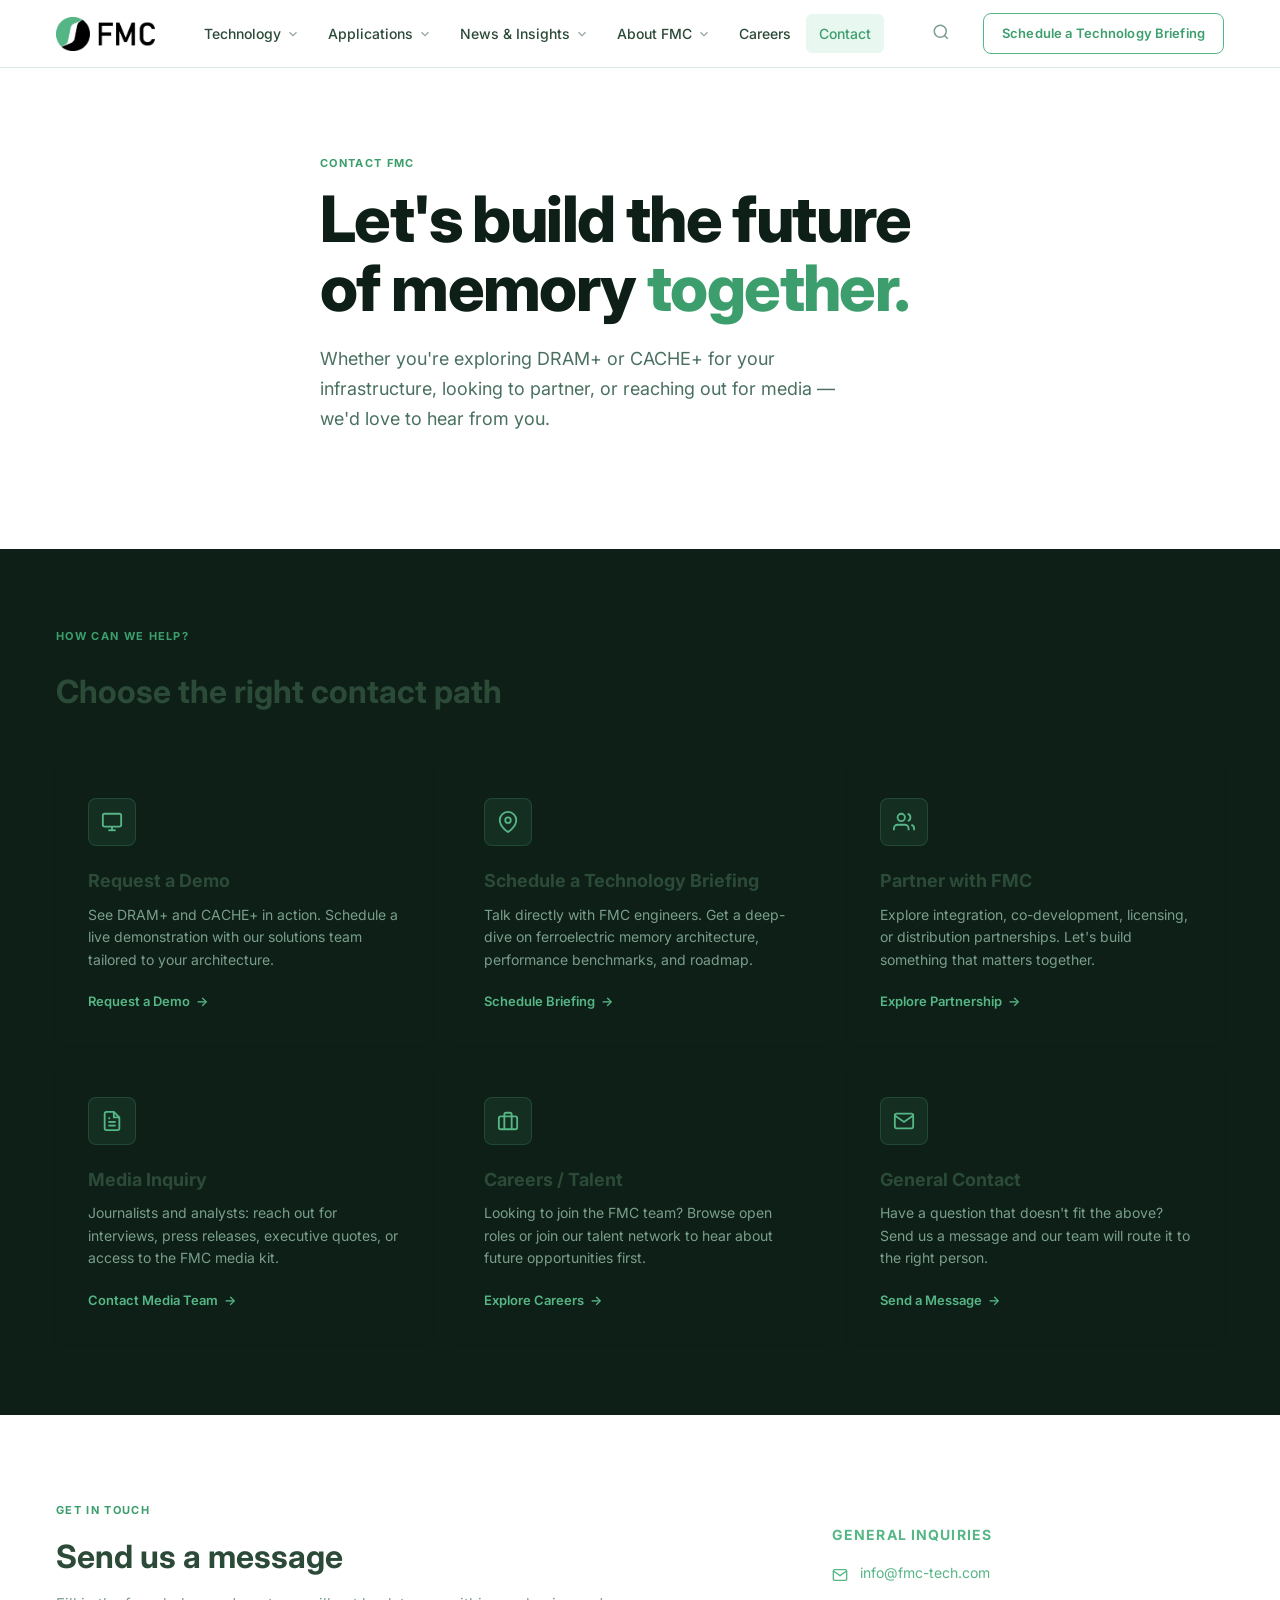
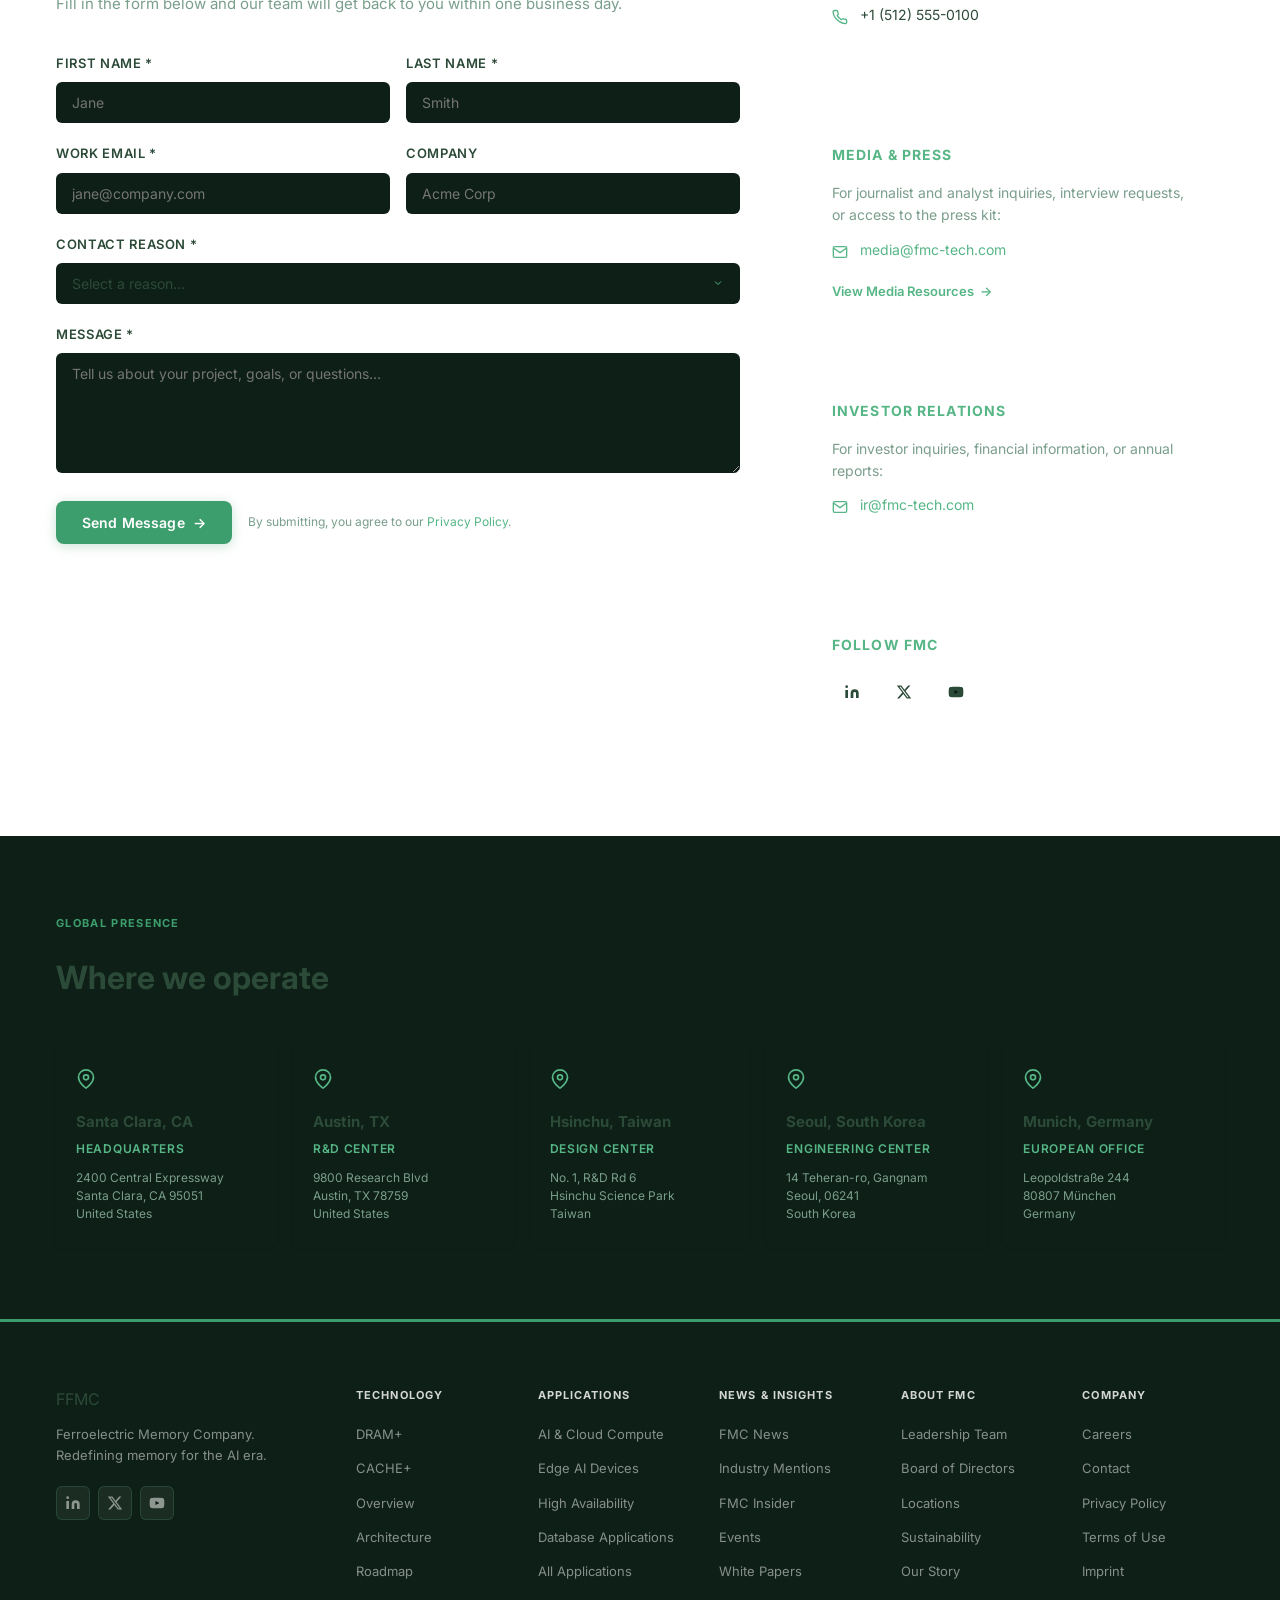
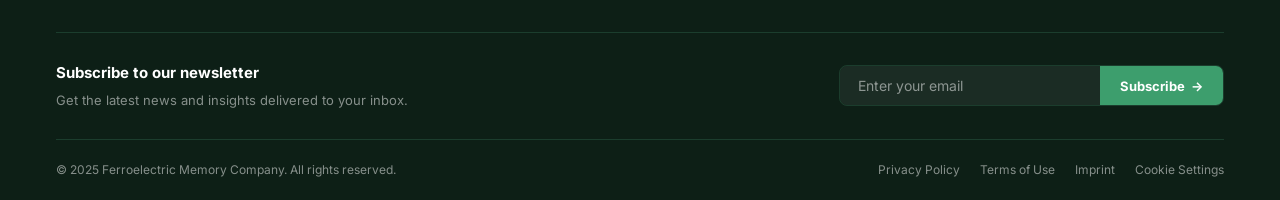
<file: contact.html>
<!DOCTYPE html>
<html lang="en">
<head>
  <meta charset="UTF-8">
  <meta name="viewport" content="width=device-width, initial-scale=1.0">
  <title>Contact — FMC Ferroelectric Memory Company</title>
  <link rel="preconnect" href="https://fonts.googleapis.com">
  <link href="https://fonts.googleapis.com/css2?family=Inter:wght@400;500;600;700;800&display=swap" rel="stylesheet">
  <link rel="stylesheet" href="css/styles.css">
  <style>
    /* Contact-specific styles */
    .contact-paths {
      padding: 72px 0;
      background: var(--bg-dark);
    }
    .contact-paths-grid {
      display: grid;
      grid-template-columns: repeat(3, 1fr);
      gap: 20px;
      margin-top: 48px;
    }
    .contact-path-card {
      background: var(--bg-card);
      border: 1px solid var(--border);
      border-radius: 8px;
      padding: 32px;
      transition: border-color 0.2s, transform 0.2s;
      cursor: pointer;
    }
    .contact-path-card:hover {
      border-color: var(--green-primary);
      transform: translateY(-2px);
    }
    .contact-path-icon {
      width: 48px;
      height: 48px;
      border-radius: 8px;
      background: rgba(86,182,134,0.1);
      border: 1px solid rgba(86,182,134,0.2);
      display: flex;
      align-items: center;
      justify-content: center;
      margin-bottom: 20px;
      color: var(--green-primary);
    }
    .contact-path-card h3 {
      font-size: 18px;
      font-weight: 700;
      color: var(--text-primary);
      margin-bottom: 8px;
    }
    .contact-path-card p {
      font-size: 14px;
      color: var(--text-muted);
      line-height: 1.6;
      margin-bottom: 20px;
    }
    .contact-path-card .link-arrow {
      font-size: 13px;
      font-weight: 600;
      color: var(--green-primary);
      display: flex;
      align-items: center;
      gap: 6px;
      text-decoration: none;
    }
    .contact-path-card .link-arrow:hover { gap: 10px; }

    /* Form section */
    .contact-form-section {
      padding: 80px 0;
      background: var(--bg-section);
    }
    .contact-form-layout {
      display: grid;
      grid-template-columns: 1fr 420px;
      gap: 64px;
      align-items: start;
    }
    .contact-form-wrap h2 {
      font-size: 32px;
      font-weight: 700;
      color: var(--text-primary);
      margin-bottom: 8px;
    }
    .contact-form-wrap .sub {
      color: var(--text-muted);
      font-size: 15px;
      margin-bottom: 36px;
    }
    .form-row {
      display: grid;
      grid-template-columns: 1fr 1fr;
      gap: 16px;
    }
    .form-group {
      margin-bottom: 20px;
    }
    .form-group label {
      display: block;
      font-size: 13px;
      font-weight: 600;
      color: var(--text-secondary);
      margin-bottom: 8px;
      text-transform: uppercase;
      letter-spacing: 0.05em;
    }
    .form-group input,
    .form-group select,
    .form-group textarea {
      width: 100%;
      background: var(--bg-dark);
      border: 1px solid var(--border);
      border-radius: 6px;
      padding: 12px 16px;
      font-size: 14px;
      font-family: inherit;
      color: var(--text-primary);
      transition: border-color 0.2s;
      box-sizing: border-box;
    }
    .form-group input:focus,
    .form-group select:focus,
    .form-group textarea:focus {
      outline: none;
      border-color: var(--green-primary);
    }
    .form-group textarea {
      resize: vertical;
      min-height: 120px;
    }
    .form-group select {
      appearance: none;
      background-image: url("data:image/svg+xml,%3Csvg xmlns='http://www.w3.org/2000/svg' width='12' height='12' viewBox='0 0 24 24' fill='none' stroke='%2356B686' stroke-width='2'%3E%3Cpolyline points='6 9 12 15 18 9'/%3E%3C/svg%3E");
      background-repeat: no-repeat;
      background-position: right 16px center;
      padding-right: 40px;
    }
    .form-group select option {
      background: var(--bg-card);
      color: var(--text-primary);
    }
    .form-submit-row {
      display: flex;
      align-items: center;
      gap: 16px;
      margin-top: 8px;
    }
    .form-submit-row .privacy-note {
      font-size: 12px;
      color: var(--text-muted);
    }
    .form-success {
      display: none;
      background: rgba(86,182,134,0.1);
      border: 1px solid rgba(86,182,134,0.3);
      border-radius: 8px;
      padding: 20px 24px;
      margin-top: 20px;
      color: var(--green-primary);
      font-size: 14px;
      font-weight: 500;
    }

    /* Sidebar */
    .contact-sidebar {
      display: flex;
      flex-direction: column;
      gap: 24px;
    }
    .sidebar-card {
      background: var(--bg-card);
      border: 1px solid var(--border);
      border-radius: 8px;
      padding: 28px;
    }
    .sidebar-card h4 {
      font-size: 14px;
      font-weight: 700;
      color: var(--green-primary);
      text-transform: uppercase;
      letter-spacing: 0.08em;
      margin-bottom: 16px;
    }
    .sidebar-card p {
      font-size: 14px;
      color: var(--text-muted);
      line-height: 1.6;
      margin-bottom: 12px;
    }
    .contact-detail {
      display: flex;
      align-items: flex-start;
      gap: 12px;
      margin-bottom: 14px;
    }
    .contact-detail-icon {
      color: var(--green-primary);
      flex-shrink: 0;
      margin-top: 2px;
    }
    .contact-detail-text {
      font-size: 14px;
      color: var(--text-secondary);
      line-height: 1.5;
    }
    .contact-detail-text a {
      color: var(--green-primary);
      text-decoration: none;
    }
    .contact-detail-text a:hover { text-decoration: underline; }

    /* Locations section */
    .locations-section {
      padding: 72px 0;
      background: var(--bg-dark);
    }
    .locations-grid {
      display: grid;
      grid-template-columns: repeat(5, 1fr);
      gap: 16px;
      margin-top: 40px;
    }
    .location-card {
      background: var(--bg-card);
      border: 1px solid var(--border);
      border-radius: 8px;
      padding: 24px 20px;
    }
    .location-card-icon {
      color: var(--green-primary);
      margin-bottom: 14px;
    }
    .location-card h4 {
      font-size: 15px;
      font-weight: 700;
      color: var(--text-primary);
      margin-bottom: 4px;
    }
    .location-card .city-role {
      font-size: 12px;
      color: var(--green-primary);
      font-weight: 600;
      text-transform: uppercase;
      letter-spacing: 0.06em;
      margin-bottom: 10px;
    }
    .location-card p {
      font-size: 12px;
      color: var(--text-muted);
      line-height: 1.5;
    }

    @media (max-width: 1024px) {
      .contact-paths-grid { grid-template-columns: repeat(2, 1fr); }
      .contact-form-layout { grid-template-columns: 1fr; }
      .locations-grid { grid-template-columns: repeat(3, 1fr); }
    }
    @media (max-width: 768px) {
      .contact-paths-grid { grid-template-columns: 1fr; }
      .form-row { grid-template-columns: 1fr; }
      .locations-grid { grid-template-columns: repeat(2, 1fr); }
    }
  </style>
</head>
<body>

<!-- ============================================================
     HEADER
     ============================================================ -->
<header class="site-header">
  <div class="container">
    <a href="index.html" class="logo logo-dark">
      <img src="img/fmc-logo.png" alt="FMC — Ferroelectric Memory Company" height="34">
    </a>

    <nav class="main-nav" aria-label="Main navigation">
      <ul class="nav-links">

        <!-- Technology -->
        <li class="nav-item">
          <span class="nav-link" tabindex="0">
            Technology
            <svg width="14" height="14" viewBox="0 0 24 24" fill="none" stroke="currentColor" stroke-width="2"><polyline points="6 9 12 15 18 9"/></svg>
          </span>
          <div class="mega-menu" role="menu">
            <div class="mega-col">
              <div class="mega-col-label">Overview</div>
              <ul class="mega-links">
                <li><a href="technology.html" class="mega-link">Technology Overview</a></li>
                <li><a href="technology.html" class="mega-link">The FMC Difference</a></li>
                <li><a href="technology.html" class="mega-link">Roadmap</a></li>
                <li><a href="technology.html" class="mega-link">Sustainability</a></li>
                <li><a href="technology.html" class="mega-link">Resources</a></li>
              </ul>
            </div>
            <div class="mega-col">
              <div class="mega-col-label">Ferroelectric Memory</div>
              <ul class="mega-links">
                <li><a href="technology.html" class="mega-link">Ferroelectric Memory 101</a></li>
                <li><a href="technology.html" class="mega-link">How It Works</a></li>
                <li><a href="technology.html" class="mega-link">Advantages</a></li>
                <li><a href="technology.html" class="mega-link">Reliability &amp; Endurance</a></li>
                <li><a href="technology.html" class="mega-link">Performance &amp; Efficiency</a></li>
              </ul>
            </div>
            <div class="mega-col">
              <div class="mega-col-label">DRAM+</div>
              <ul class="mega-links">
                <li><a href="technology.html" class="mega-link">DRAM+ Overview</a></li>
                <li><a href="technology.html" class="mega-link">Persistent Memory Modules</a></li>
                <li><a href="technology.html" class="mega-link">Architecture</a></li>
                <li><a href="technology.html" class="mega-link">Benefits</a></li>
                <li><a href="technology.html" class="mega-link">Use Cases</a></li>
              </ul>
            </div>
            <div class="mega-col">
              <div class="mega-col-label">CACHE+</div>
              <ul class="mega-links">
                <li><a href="technology.html" class="mega-link">CACHE+ Overview</a></li>
                <li><a href="technology.html" class="mega-link">Persistent Cache Chiplets</a></li>
                <li><a href="technology.html" class="mega-link">Architecture</a></li>
                <li><a href="technology.html" class="mega-link">Benefits</a></li>
                <li><a href="technology.html" class="mega-link">Use Cases</a></li>
              </ul>
            </div>
            <div class="mega-featured">
              <div class="mega-card">
                <div class="mega-card-img">
                  <div style="width:100%;height:100%;background-image:linear-gradient(rgba(86,182,134,0.12) 1px,transparent 1px),linear-gradient(90deg,rgba(86,182,134,0.12) 1px,transparent 1px);background-size:12px 12px;"></div>
                </div>
                <div class="mega-card-body">
                  <div class="mega-card-tag">Featured</div>
                  <div class="mega-card-title">Introducing DRAM+</div>
                  <div class="mega-card-desc">Persistent memory modules with DRAM-class speed.</div>
                  <a href="technology.html" class="mega-card-link">Explore DRAM+ <span class="arrow">→</span></a>
                </div>
              </div>
            </div>
          </div>
        </li>

        <!-- Applications -->
        <li class="nav-item">
          <a href="#" class="nav-link">
            Applications
            <svg width="14" height="14" viewBox="0 0 24 24" fill="none" stroke="currentColor" stroke-width="2"><polyline points="6 9 12 15 18 9"/></svg>
          </a>
          <div class="mega-menu" role="menu" style="min-width:500px;">
            <div class="mega-col">
              <div class="mega-col-label">Applications</div>
              <ul class="mega-links">
                <li><a href="#" class="mega-link">AI &amp; Cloud Compute</a></li>
                <li><a href="#" class="mega-link">Edge AI Devices</a></li>
                <li><a href="#" class="mega-link">High Availability Systems</a></li>
                <li><a href="#" class="mega-link">Database Applications</a></li>
                <li><a href="#" class="mega-link">All Applications</a></li>
              </ul>
            </div>
          </div>
        </li>

        <!-- News -->
        <li class="nav-item">
          <a href="news.html" class="nav-link">
            News &amp; Insights
            <svg width="14" height="14" viewBox="0 0 24 24" fill="none" stroke="currentColor" stroke-width="2"><polyline points="6 9 12 15 18 9"/></svg>
          </a>
          <div class="mega-menu" role="menu" style="min-width:320px;">
            <div class="mega-col">
              <div class="mega-col-label">News</div>
              <ul class="mega-links">
                <li><a href="news.html" class="mega-link">FMC News</a></li>
                <li><a href="news.html" class="mega-link">Industry Mentions</a></li>
                <li><a href="news.html" class="mega-link">FMC Insider</a></li>
                <li><a href="news.html" class="mega-link">Events</a></li>
                <li><a href="news.html" class="mega-link">Media Resources</a></li>
              </ul>
            </div>
          </div>
        </li>

        <!-- About FMC -->
        <li class="nav-item">
          <a href="about.html" class="nav-link">
            About FMC
            <svg width="14" height="14" viewBox="0 0 24 24" fill="none" stroke="currentColor" stroke-width="2"><polyline points="6 9 12 15 18 9"/></svg>
          </a>
          <div class="mega-menu mega-menu-wide" role="menu">
            <div class="mega-col">
              <div class="mega-col-label">Company Overview</div>
              <ul class="mega-links">
                <li><a href="about.html" class="mega-link">Our Mission</a></li>
                <li><a href="about.html" class="mega-link">Our Story</a></li>
                <li><a href="about.html" class="mega-link">Sustainability</a></li>
                <li><a href="about.html" class="mega-link">Press Kit</a></li>
              </ul>
            </div>
            <div class="mega-col">
              <div class="mega-col-label">Leadership Team</div>
              <p style="font-size:12px;color:var(--text-muted);margin-bottom:12px;">Meet the executives leading FMC.</p>
              <a href="about.html" style="font-size:13px;font-weight:600;color:var(--green-primary);display:flex;align-items:center;gap:4px;">View Leadership Team <span class="arrow">→</span></a>
            </div>
            <div class="mega-col">
              <div class="mega-col-label">Board of Directors</div>
              <p style="font-size:12px;color:var(--text-muted);margin-bottom:12px;">Experienced leaders guiding FMC's strategic vision.</p>
              <a href="about.html" style="font-size:13px;font-weight:600;color:var(--green-primary);display:flex;align-items:center;gap:4px;">View Board <span class="arrow">→</span></a>
            </div>
            <div class="mega-col">
              <div class="mega-col-label">Industry Advisors</div>
              <p style="font-size:12px;color:var(--text-muted);margin-bottom:12px;">Experts shaping the future of memory technology.</p>
              <a href="about.html" style="font-size:13px;font-weight:600;color:var(--green-primary);display:flex;align-items:center;gap:4px;">View Advisors <span class="arrow">→</span></a>
            </div>
            <div class="mega-col">
              <div class="mega-col-label">Locations</div>
              <ul class="mega-links">
                <li><a href="about.html" class="mega-link">Global Offices</a></li>
                <li><a href="about.html" class="mega-link">R&amp;D Centers</a></li>
                <li><a href="about.html" class="mega-link">Contact Offices</a></li>
              </ul>
            </div>
            <div class="mega-featured">
              <div class="mega-card">
                <div class="mega-card-body" style="padding-top:20px;">
                  <div class="mega-card-title">Join Us in Building the Future of Memory</div>
                  <div class="mega-card-desc">Help us solve the world's most challenging memory problems.</div>
                  <a href="careers.html" class="mega-card-link">Explore Careers <span class="arrow">→</span></a>
                </div>
              </div>
            </div>
          </div>
        </li>

        <li class="nav-item">
          <a href="careers.html" class="nav-link">Careers</a>
        </li>
        <li class="nav-item">
          <a href="contact.html" class="nav-link nav-active">Contact</a>
        </li>
      </ul>

      <div class="nav-actions">
        <button class="nav-search-btn" aria-label="Search">
          <svg width="18" height="18" viewBox="0 0 24 24" fill="none" stroke="currentColor" stroke-width="2"><circle cx="11" cy="11" r="8"/><line x1="21" y1="21" x2="16.65" y2="16.65"/></svg>
        </button>
        <span style="width:1px;height:24px;background:var(--border);"></span>
        <a href="contact.html" class="btn btn-outline" style="padding:9px 18px;font-size:13px;">Schedule a Technology Briefing</a>
      </div>
    </nav>

    <button class="mobile-toggle" aria-label="Open menu" aria-expanded="false">
      <svg width="24" height="24" viewBox="0 0 24 24" fill="none" stroke="currentColor" stroke-width="2"><line x1="3" y1="6" x2="21" y2="6"/><line x1="3" y1="12" x2="21" y2="12"/><line x1="3" y1="18" x2="21" y2="18"/></svg>
    </button>
  </div>
</header>

<!-- Mobile menu -->
<div class="mobile-menu" role="dialog" aria-label="Mobile navigation">
  <a href="index.html" class="mobile-nav-link">Home</a>
  <a href="technology.html" class="mobile-nav-link">Technology</a>
  <a href="#" class="mobile-nav-link">Applications</a>
  <a href="news.html" class="mobile-nav-link">News &amp; Insights</a>
  <a href="about.html" class="mobile-nav-link">About FMC</a>
  <a href="careers.html" class="mobile-nav-link">Careers</a>
  <a href="contact.html" class="mobile-nav-link">Contact</a>
  <br>
  <a href="contact.html" class="btn btn-primary" style="width:100%;justify-content:center;margin-top:16px;">Schedule a Technology Briefing</a>
</div>

<!-- ============================================================
     HERO
     ============================================================ -->
<section class="hero" style="min-height:420px;">
  <div class="hero-bg"></div>
  <div class="container">
    <div class="hero-content" style="max-width:640px;">
      <span class="eyebrow">Contact FMC</span>
      <h1>Let's build the future of memory <span class="accent">together.</span></h1>
      <p>Whether you're exploring DRAM+ or CACHE+ for your infrastructure, looking to partner, or reaching out for media — we'd love to hear from you.</p>
    </div>
  </div>
</section>

<!-- ============================================================
     CONTACT PATHWAYS
     ============================================================ -->
<section class="contact-paths">
  <div class="container">
    <span class="eyebrow">How can we help?</span>
    <h2 style="font-size:32px;font-weight:700;color:var(--text-primary);margin-top:8px;">Choose the right contact path</h2>
    <div class="contact-paths-grid">

      <!-- Request a Demo -->
      <div class="contact-path-card">
        <div class="contact-path-icon">
          <svg width="22" height="22" viewBox="0 0 24 24" fill="none" stroke="currentColor" stroke-width="2"><rect x="2" y="3" width="20" height="14" rx="2"/><line x1="8" y1="21" x2="16" y2="21"/><line x1="12" y1="17" x2="12" y2="21"/></svg>
        </div>
        <h3>Request a Demo</h3>
        <p>See DRAM+ and CACHE+ in action. Schedule a live demonstration with our solutions team tailored to your architecture.</p>
        <a href="#contact-form" class="link-arrow">Request a Demo <span class="arrow">→</span></a>
      </div>

      <!-- Schedule Technology Briefing -->
      <div class="contact-path-card">
        <div class="contact-path-icon">
          <svg width="22" height="22" viewBox="0 0 24 24" fill="none" stroke="currentColor" stroke-width="2"><path d="M21 10c0 7-9 13-9 13s-9-6-9-13a9 9 0 0 1 18 0z"/><circle cx="12" cy="10" r="3"/></svg>
        </div>
        <h3>Schedule a Technology Briefing</h3>
        <p>Talk directly with FMC engineers. Get a deep-dive on ferroelectric memory architecture, performance benchmarks, and roadmap.</p>
        <a href="#contact-form" class="link-arrow">Schedule Briefing <span class="arrow">→</span></a>
      </div>

      <!-- Partner with FMC -->
      <div class="contact-path-card">
        <div class="contact-path-icon">
          <svg width="22" height="22" viewBox="0 0 24 24" fill="none" stroke="currentColor" stroke-width="2"><path d="M17 21v-2a4 4 0 0 0-4-4H5a4 4 0 0 0-4 4v2"/><circle cx="9" cy="7" r="4"/><path d="M23 21v-2a4 4 0 0 0-3-3.87"/><path d="M16 3.13a4 4 0 0 1 0 7.75"/></svg>
        </div>
        <h3>Partner with FMC</h3>
        <p>Explore integration, co-development, licensing, or distribution partnerships. Let's build something that matters together.</p>
        <a href="#contact-form" class="link-arrow">Explore Partnership <span class="arrow">→</span></a>
      </div>

      <!-- Media Inquiry -->
      <div class="contact-path-card">
        <div class="contact-path-icon">
          <svg width="22" height="22" viewBox="0 0 24 24" fill="none" stroke="currentColor" stroke-width="2"><path d="M14 2H6a2 2 0 0 0-2 2v16a2 2 0 0 0 2 2h12a2 2 0 0 0 2-2V8z"/><polyline points="14 2 14 8 20 8"/><line x1="16" y1="13" x2="8" y2="13"/><line x1="16" y1="17" x2="8" y2="17"/><polyline points="10 9 9 9 8 9"/></svg>
        </div>
        <h3>Media Inquiry</h3>
        <p>Journalists and analysts: reach out for interviews, press releases, executive quotes, or access to the FMC media kit.</p>
        <a href="mailto:media@fmc-tech.com" class="link-arrow">Contact Media Team <span class="arrow">→</span></a>
      </div>

      <!-- Careers / Talent -->
      <div class="contact-path-card">
        <div class="contact-path-icon">
          <svg width="22" height="22" viewBox="0 0 24 24" fill="none" stroke="currentColor" stroke-width="2"><rect x="2" y="7" width="20" height="14" rx="2"/><path d="M16 21V5a2 2 0 0 0-2-2h-4a2 2 0 0 0-2 2v16"/></svg>
        </div>
        <h3>Careers / Talent</h3>
        <p>Looking to join the FMC team? Browse open roles or join our talent network to hear about future opportunities first.</p>
        <a href="careers.html" class="link-arrow">Explore Careers <span class="arrow">→</span></a>
      </div>

      <!-- General Contact -->
      <div class="contact-path-card">
        <div class="contact-path-icon">
          <svg width="22" height="22" viewBox="0 0 24 24" fill="none" stroke="currentColor" stroke-width="2"><path d="M4 4h16c1.1 0 2 .9 2 2v12c0 1.1-.9 2-2 2H4c-1.1 0-2-.9-2-2V6c0-1.1.9-2 2-2z"/><polyline points="22,6 12,13 2,6"/></svg>
        </div>
        <h3>General Contact</h3>
        <p>Have a question that doesn't fit the above? Send us a message and our team will route it to the right person.</p>
        <a href="#contact-form" class="link-arrow">Send a Message <span class="arrow">→</span></a>
      </div>

    </div>
  </div>
</section>

<!-- ============================================================
     CONTACT FORM + SIDEBAR
     ============================================================ -->
<section class="contact-form-section" id="contact-form">
  <div class="container">
    <div class="contact-form-layout">

      <!-- Form -->
      <div class="contact-form-wrap">
        <span class="eyebrow">Get in Touch</span>
        <h2>Send us a message</h2>
        <p class="sub">Fill in the form below and our team will get back to you within one business day.</p>

        <form id="contactForm" novalidate>
          <div class="form-row">
            <div class="form-group">
              <label for="firstName">First Name *</label>
              <input type="text" id="firstName" name="firstName" placeholder="Jane" required>
            </div>
            <div class="form-group">
              <label for="lastName">Last Name *</label>
              <input type="text" id="lastName" name="lastName" placeholder="Smith" required>
            </div>
          </div>
          <div class="form-row">
            <div class="form-group">
              <label for="email">Work Email *</label>
              <input type="email" id="email" name="email" placeholder="jane@company.com" required>
            </div>
            <div class="form-group">
              <label for="company">Company</label>
              <input type="text" id="company" name="company" placeholder="Acme Corp">
            </div>
          </div>
          <div class="form-group">
            <label for="subject">Contact Reason *</label>
            <select id="subject" name="subject" required>
              <option value="" disabled selected>Select a reason…</option>
              <option value="demo">Request a Demo</option>
              <option value="briefing">Schedule a Technology Briefing</option>
              <option value="partner">Partner with FMC</option>
              <option value="media">Media Inquiry</option>
              <option value="careers">Careers / Talent</option>
              <option value="general">General Inquiry</option>
            </select>
          </div>
          <div class="form-group">
            <label for="message">Message *</label>
            <textarea id="message" name="message" placeholder="Tell us about your project, goals, or questions…" required></textarea>
          </div>
          <div class="form-submit-row">
            <button type="submit" class="btn btn-primary">Send Message <span class="arrow">→</span></button>
            <span class="privacy-note">By submitting, you agree to our <a href="#" style="color:var(--green-primary);">Privacy Policy</a>.</span>
          </div>
          <div class="form-success" id="formSuccess">
            ✓ &nbsp; Thank you — your message has been received. A member of the FMC team will be in touch within one business day.
          </div>
        </form>
      </div>

      <!-- Sidebar -->
      <div class="contact-sidebar">

        <div class="sidebar-card">
          <h4>General Inquiries</h4>
          <div class="contact-detail">
            <div class="contact-detail-icon">
              <svg width="16" height="16" viewBox="0 0 24 24" fill="none" stroke="currentColor" stroke-width="2"><path d="M4 4h16c1.1 0 2 .9 2 2v12c0 1.1-.9 2-2 2H4c-1.1 0-2-.9-2-2V6c0-1.1.9-2 2-2z"/><polyline points="22,6 12,13 2,6"/></svg>
            </div>
            <div class="contact-detail-text">
              <a href="mailto:info@fmc-tech.com">info@fmc-tech.com</a>
            </div>
          </div>
          <div class="contact-detail">
            <div class="contact-detail-icon">
              <svg width="16" height="16" viewBox="0 0 24 24" fill="none" stroke="currentColor" stroke-width="2"><path d="M22 16.92v3a2 2 0 0 1-2.18 2 19.79 19.79 0 0 1-8.63-3.07A19.5 19.5 0 0 1 4.69 13.1a19.79 19.79 0 0 1-3.07-8.67A2 2 0 0 1 3.6 2.24H6.6a2 2 0 0 1 2 1.72 12.84 12.84 0 0 0 .7 2.81 2 2 0 0 1-.45 2.11L7.91 9.91a16 16 0 0 0 6.16 6.16l.91-.91a2 2 0 0 1 2.11-.45 12.84 12.84 0 0 0 2.81.7A2 2 0 0 1 22 16.92z"/></svg>
            </div>
            <div class="contact-detail-text">+1 (512) 555-0100</div>
          </div>
        </div>

        <div class="sidebar-card">
          <h4>Media &amp; Press</h4>
          <p>For journalist and analyst inquiries, interview requests, or access to the press kit:</p>
          <div class="contact-detail">
            <div class="contact-detail-icon">
              <svg width="16" height="16" viewBox="0 0 24 24" fill="none" stroke="currentColor" stroke-width="2"><path d="M4 4h16c1.1 0 2 .9 2 2v12c0 1.1-.9 2-2 2H4c-1.1 0-2-.9-2-2V6c0-1.1.9-2 2-2z"/><polyline points="22,6 12,13 2,6"/></svg>
            </div>
            <div class="contact-detail-text">
              <a href="mailto:media@fmc-tech.com">media@fmc-tech.com</a>
            </div>
          </div>
          <a href="news.html" style="font-size:13px;font-weight:600;color:var(--green-primary);display:flex;align-items:center;gap:6px;margin-top:8px;text-decoration:none;">View Media Resources <span class="arrow">→</span></a>
        </div>

        <div class="sidebar-card">
          <h4>Investor Relations</h4>
          <p>For investor inquiries, financial information, or annual reports:</p>
          <div class="contact-detail">
            <div class="contact-detail-icon">
              <svg width="16" height="16" viewBox="0 0 24 24" fill="none" stroke="currentColor" stroke-width="2"><path d="M4 4h16c1.1 0 2 .9 2 2v12c0 1.1-.9 2-2 2H4c-1.1 0-2-.9-2-2V6c0-1.1.9-2 2-2z"/><polyline points="22,6 12,13 2,6"/></svg>
            </div>
            <div class="contact-detail-text">
              <a href="mailto:ir@fmc-tech.com">ir@fmc-tech.com</a>
            </div>
          </div>
        </div>

        <div class="sidebar-card">
          <h4>Follow FMC</h4>
          <div style="display:flex;gap:12px;margin-top:4px;">
            <a href="#" style="display:flex;align-items:center;justify-content:center;width:40px;height:40px;border-radius:6px;border:1px solid var(--border);color:var(--text-secondary);text-decoration:none;transition:border-color 0.2s,color 0.2s;" onmouseover="this.style.borderColor='var(--green-primary)';this.style.color='var(--green-primary)'" onmouseout="this.style.borderColor='var(--border)';this.style.color='var(--text-secondary)'" aria-label="LinkedIn">
              <svg width="16" height="16" viewBox="0 0 24 24" fill="currentColor"><path d="M16 8a6 6 0 0 1 6 6v7h-4v-7a2 2 0 0 0-2-2 2 2 0 0 0-2 2v7h-4v-7a6 6 0 0 1 6-6z"/><rect x="2" y="9" width="4" height="12"/><circle cx="4" cy="4" r="2"/></svg>
            </a>
            <a href="#" style="display:flex;align-items:center;justify-content:center;width:40px;height:40px;border-radius:6px;border:1px solid var(--border);color:var(--text-secondary);text-decoration:none;transition:border-color 0.2s,color 0.2s;" onmouseover="this.style.borderColor='var(--green-primary)';this.style.color='var(--green-primary)'" onmouseout="this.style.borderColor='var(--border)';this.style.color='var(--text-secondary)'" aria-label="X / Twitter">
              <svg width="16" height="16" viewBox="0 0 24 24" fill="currentColor"><path d="M18.244 2.25h3.308l-7.227 8.26 8.502 11.24H16.17l-5.214-6.817L4.99 21.75H1.68l7.73-8.835L1.254 2.25H8.08l4.713 6.231zm-1.161 17.52h1.833L7.084 4.126H5.117z"/></svg>
            </a>
            <a href="#" style="display:flex;align-items:center;justify-content:center;width:40px;height:40px;border-radius:6px;border:1px solid var(--border);color:var(--text-secondary);text-decoration:none;transition:border-color 0.2s,color 0.2s;" onmouseover="this.style.borderColor='var(--green-primary)';this.style.color='var(--green-primary)'" onmouseout="this.style.borderColor='var(--border)';this.style.color='var(--text-secondary)'" aria-label="YouTube">
              <svg width="16" height="16" viewBox="0 0 24 24" fill="currentColor"><path d="M22.54 6.42a2.78 2.78 0 0 0-1.95-1.96C18.88 4 12 4 12 4s-6.88 0-8.59.46a2.78 2.78 0 0 0-1.95 1.96A29 29 0 0 0 1 12a29 29 0 0 0 .46 5.58A2.78 2.78 0 0 0 3.41 19.54C5.12 20 12 20 12 20s6.88 0 8.59-.46a2.78 2.78 0 0 0 1.95-1.96A29 29 0 0 0 23 12a29 29 0 0 0-.46-5.58z"/><polygon points="9.75 15.02 15.5 12 9.75 8.98 9.75 15.02" fill="#0B1511"/></svg>
            </a>
          </div>
        </div>

      </div>
    </div>
  </div>
</section>

<!-- ============================================================
     OFFICE LOCATIONS
     ============================================================ -->
<section class="locations-section">
  <div class="container">
    <span class="eyebrow">Global Presence</span>
    <h2 style="font-size:32px;font-weight:700;color:var(--text-primary);margin-top:8px;">Where we operate</h2>
    <div class="locations-grid">

      <div class="location-card">
        <div class="location-card-icon">
          <svg width="20" height="20" viewBox="0 0 24 24" fill="none" stroke="currentColor" stroke-width="2"><path d="M21 10c0 7-9 13-9 13s-9-6-9-13a9 9 0 0 1 18 0z"/><circle cx="12" cy="10" r="3"/></svg>
        </div>
        <h4>Santa Clara, CA</h4>
        <div class="city-role">Headquarters</div>
        <p>2400 Central Expressway<br>Santa Clara, CA 95051<br>United States</p>
      </div>

      <div class="location-card">
        <div class="location-card-icon">
          <svg width="20" height="20" viewBox="0 0 24 24" fill="none" stroke="currentColor" stroke-width="2"><path d="M21 10c0 7-9 13-9 13s-9-6-9-13a9 9 0 0 1 18 0z"/><circle cx="12" cy="10" r="3"/></svg>
        </div>
        <h4>Austin, TX</h4>
        <div class="city-role">R&amp;D Center</div>
        <p>9800 Research Blvd<br>Austin, TX 78759<br>United States</p>
      </div>

      <div class="location-card">
        <div class="location-card-icon">
          <svg width="20" height="20" viewBox="0 0 24 24" fill="none" stroke="currentColor" stroke-width="2"><path d="M21 10c0 7-9 13-9 13s-9-6-9-13a9 9 0 0 1 18 0z"/><circle cx="12" cy="10" r="3"/></svg>
        </div>
        <h4>Hsinchu, Taiwan</h4>
        <div class="city-role">Design Center</div>
        <p>No. 1, R&amp;D Rd 6<br>Hsinchu Science Park<br>Taiwan</p>
      </div>

      <div class="location-card">
        <div class="location-card-icon">
          <svg width="20" height="20" viewBox="0 0 24 24" fill="none" stroke="currentColor" stroke-width="2"><path d="M21 10c0 7-9 13-9 13s-9-6-9-13a9 9 0 0 1 18 0z"/><circle cx="12" cy="10" r="3"/></svg>
        </div>
        <h4>Seoul, South Korea</h4>
        <div class="city-role">Engineering Center</div>
        <p>14 Teheran-ro, Gangnam<br>Seoul, 06241<br>South Korea</p>
      </div>

      <div class="location-card">
        <div class="location-card-icon">
          <svg width="20" height="20" viewBox="0 0 24 24" fill="none" stroke="currentColor" stroke-width="2"><path d="M21 10c0 7-9 13-9 13s-9-6-9-13a9 9 0 0 1 18 0z"/><circle cx="12" cy="10" r="3"/></svg>
        </div>
        <h4>Munich, Germany</h4>
        <div class="city-role">European Office</div>
        <p>Leopoldstraße 244<br>80807 München<br>Germany</p>
      </div>

    </div>
  </div>
</section>

<!-- ============================================================
     FOOTER
     ============================================================ -->
<footer class="site-footer">
  <div class="container">
    <div class="footer-grid">
      <div class="footer-brand">
        <a href="index.html" class="logo" style="margin-bottom:12px;">
          <div class="logo-mark">F</div>
          <span>FMC</span>
        </a>
        <p>Ferroelectric Memory Company. Redefining memory for the AI era.</p>
        <div class="footer-socials">
          <a href="#" class="social-btn" aria-label="LinkedIn">
            <svg width="16" height="16" viewBox="0 0 24 24" fill="currentColor"><path d="M16 8a6 6 0 0 1 6 6v7h-4v-7a2 2 0 0 0-2-2 2 2 0 0 0-2 2v7h-4v-7a6 6 0 0 1 6-6z"/><rect x="2" y="9" width="4" height="12"/><circle cx="4" cy="4" r="2"/></svg>
          </a>
          <a href="#" class="social-btn" aria-label="X / Twitter">
            <svg width="16" height="16" viewBox="0 0 24 24" fill="currentColor"><path d="M18.244 2.25h3.308l-7.227 8.26 8.502 11.24H16.17l-5.214-6.817L4.99 21.75H1.68l7.73-8.835L1.254 2.25H8.08l4.713 6.231zm-1.161 17.52h1.833L7.084 4.126H5.117z"/></svg>
          </a>
          <a href="#" class="social-btn" aria-label="YouTube">
            <svg width="16" height="16" viewBox="0 0 24 24" fill="currentColor"><path d="M22.54 6.42a2.78 2.78 0 0 0-1.95-1.96C18.88 4 12 4 12 4s-6.88 0-8.59.46a2.78 2.78 0 0 0-1.95 1.96A29 29 0 0 0 1 12a29 29 0 0 0 .46 5.58A2.78 2.78 0 0 0 3.41 19.54C5.12 20 12 20 12 20s6.88 0 8.59-.46a2.78 2.78 0 0 0 1.95-1.96A29 29 0 0 0 23 12a29 29 0 0 0-.46-5.58z"/><polygon points="9.75 15.02 15.5 12 9.75 8.98 9.75 15.02" fill="#0B1511"/></svg>
          </a>
        </div>
      </div>
      <div class="footer-col">
        <h6>Technology</h6>
        <ul>
          <li><a href="technology.html">DRAM+</a></li>
          <li><a href="technology.html">CACHE+</a></li>
          <li><a href="technology.html">Overview</a></li>
          <li><a href="technology.html">Architecture</a></li>
          <li><a href="technology.html">Roadmap</a></li>
        </ul>
      </div>
      <div class="footer-col">
        <h6>Applications</h6>
        <ul>
          <li><a href="#">AI &amp; Cloud Compute</a></li>
          <li><a href="#">Edge AI Devices</a></li>
          <li><a href="#">High Availability</a></li>
          <li><a href="#">Database Applications</a></li>
          <li><a href="#">All Applications</a></li>
        </ul>
      </div>
      <div class="footer-col">
        <h6>News &amp; Insights</h6>
        <ul>
          <li><a href="news.html">FMC News</a></li>
          <li><a href="news.html">Industry Mentions</a></li>
          <li><a href="news.html">FMC Insider</a></li>
          <li><a href="news.html">Events</a></li>
          <li><a href="news.html">White Papers</a></li>
        </ul>
      </div>
      <div class="footer-col">
        <h6>About FMC</h6>
        <ul>
          <li><a href="about.html">Leadership Team</a></li>
          <li><a href="about.html">Board of Directors</a></li>
          <li><a href="about.html">Locations</a></li>
          <li><a href="about.html">Sustainability</a></li>
          <li><a href="about.html">Our Story</a></li>
        </ul>
      </div>
      <div class="footer-col">
        <h6>Company</h6>
        <ul>
          <li><a href="careers.html">Careers</a></li>
          <li><a href="contact.html">Contact</a></li>
          <li><a href="#">Privacy Policy</a></li>
          <li><a href="#">Terms of Use</a></li>
          <li><a href="#">Imprint</a></li>
        </ul>
      </div>
    </div>
    <div class="footer-newsletter">
      <div class="newsletter-text">
        <h5>Subscribe to our newsletter</h5>
        <p>Get the latest news and insights delivered to your inbox.</p>
      </div>
      <div class="newsletter-form">
        <input type="email" class="newsletter-input" placeholder="Enter your email">
        <button class="newsletter-btn">Subscribe <span class="arrow">→</span></button>
      </div>
    </div>
    <div class="footer-bottom">
      <p>© 2025 Ferroelectric Memory Company. All rights reserved.</p>
      <div class="footer-legal">
        <a href="#">Privacy Policy</a>
        <a href="#">Terms of Use</a>
        <a href="#">Imprint</a>
        <a href="#">Cookie Settings</a>
      </div>
    </div>
  </div>
</footer>

<script src="js/main.js"></script>
<script>
  // Contact form submission handler
  document.getElementById('contactForm').addEventListener('submit', function(e) {
    e.preventDefault();
    const btn = this.querySelector('button[type="submit"]');
    btn.textContent = 'Sending…';
    btn.disabled = true;
    setTimeout(() => {
      document.getElementById('formSuccess').style.display = 'block';
      btn.textContent = 'Sent ✓';
    }, 800);
  });
</script>
</body>
</html>
</file>
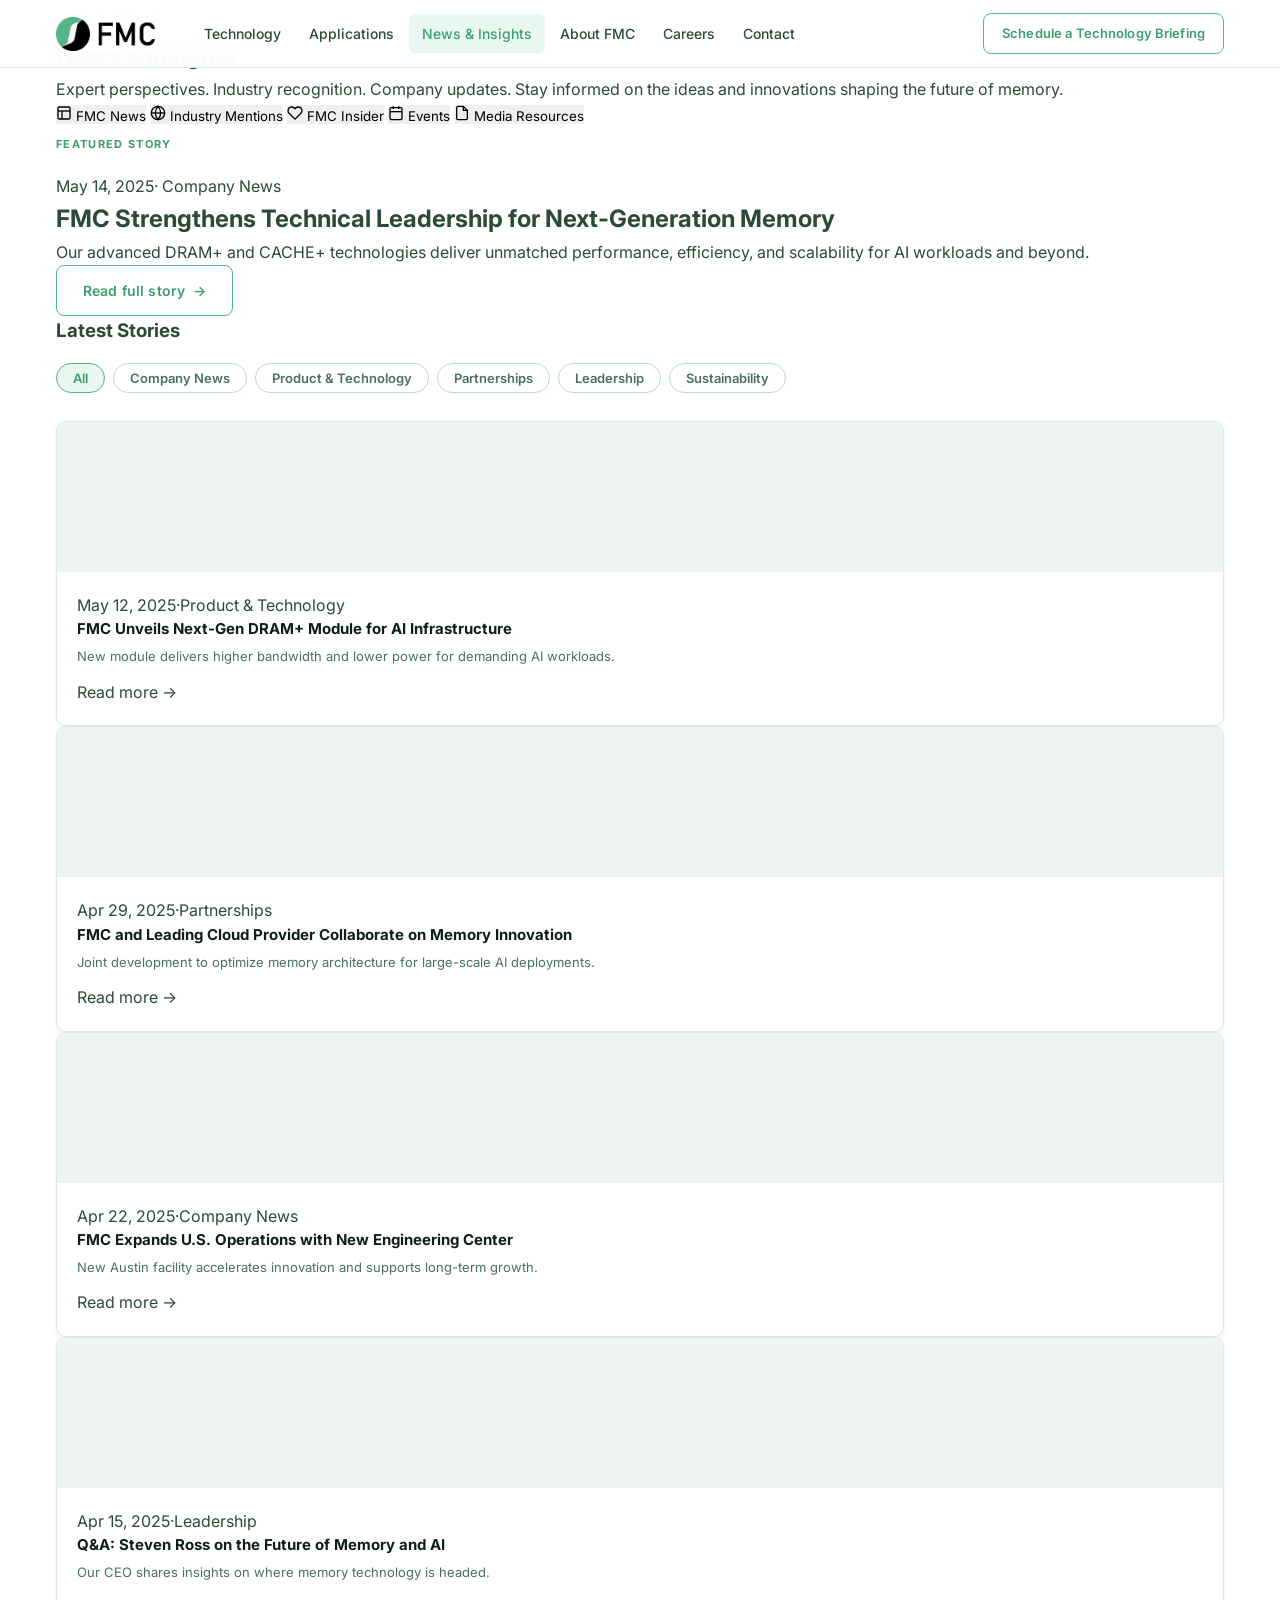
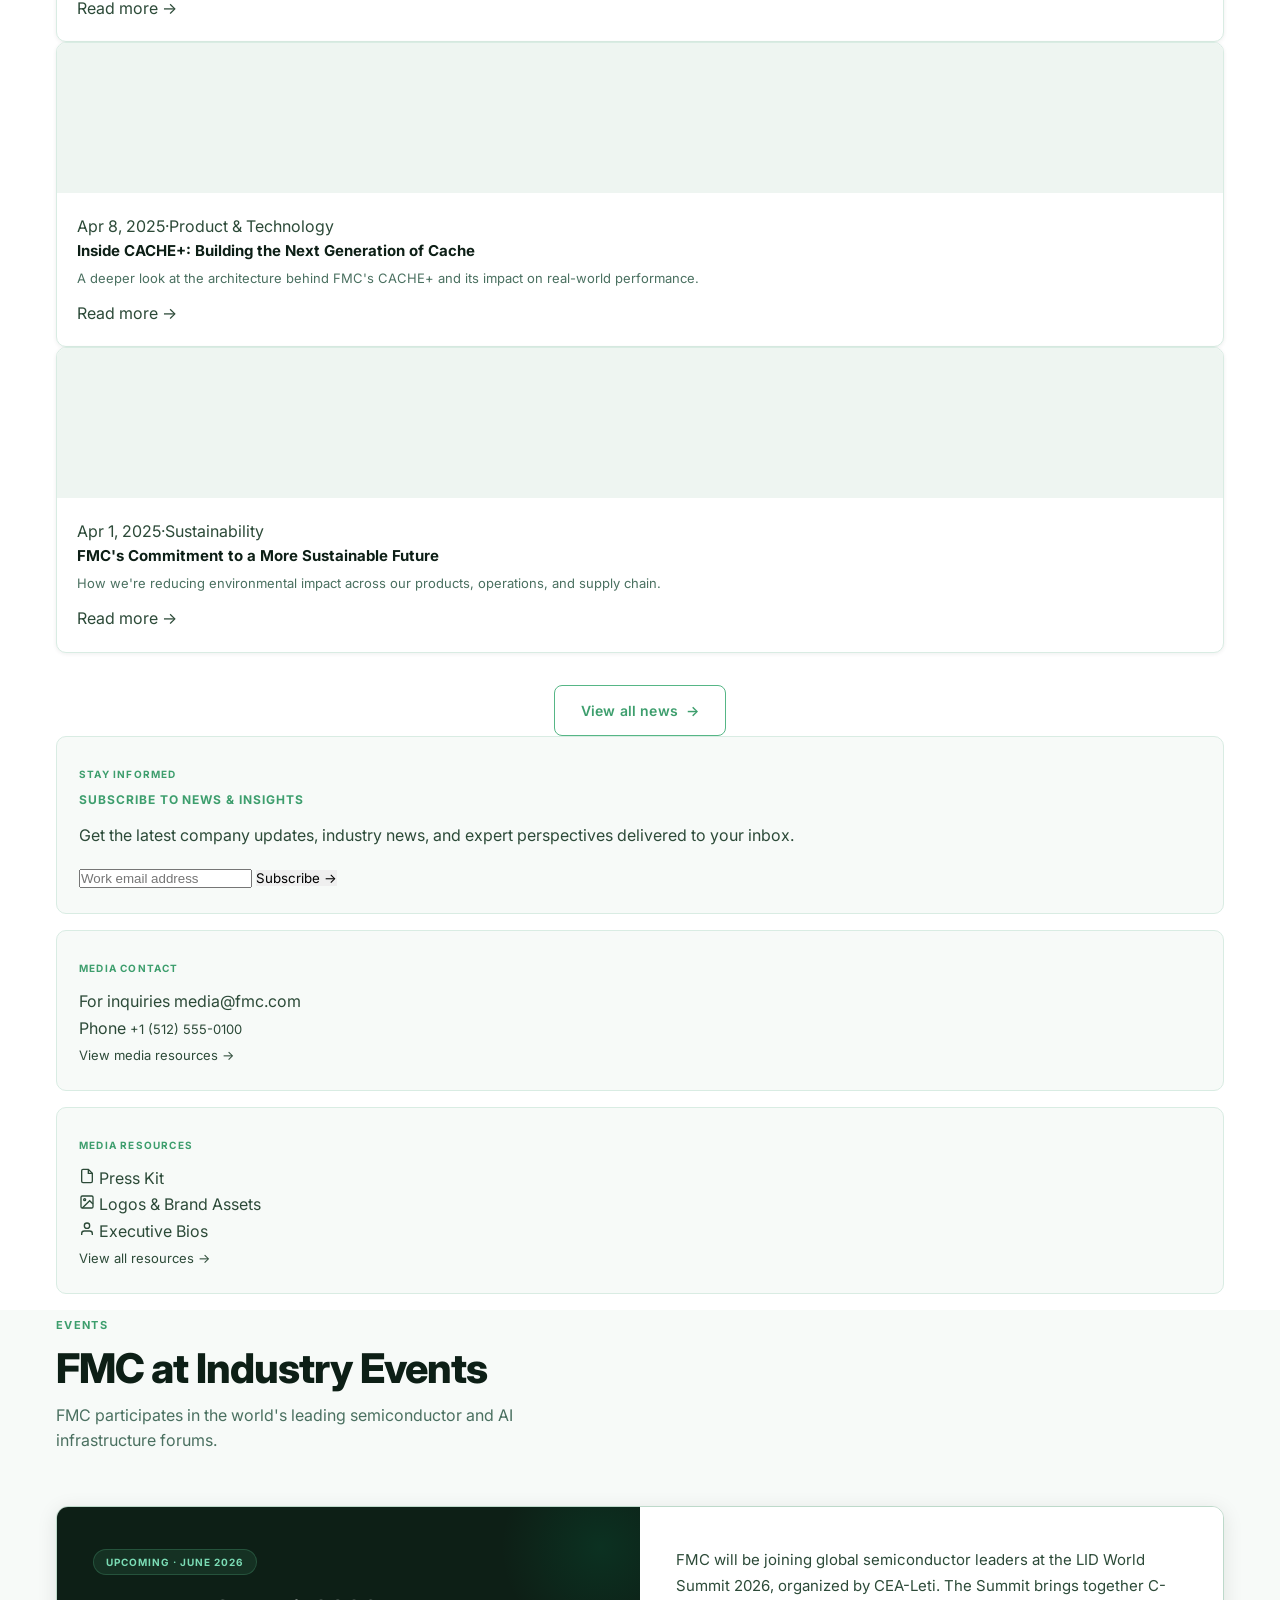
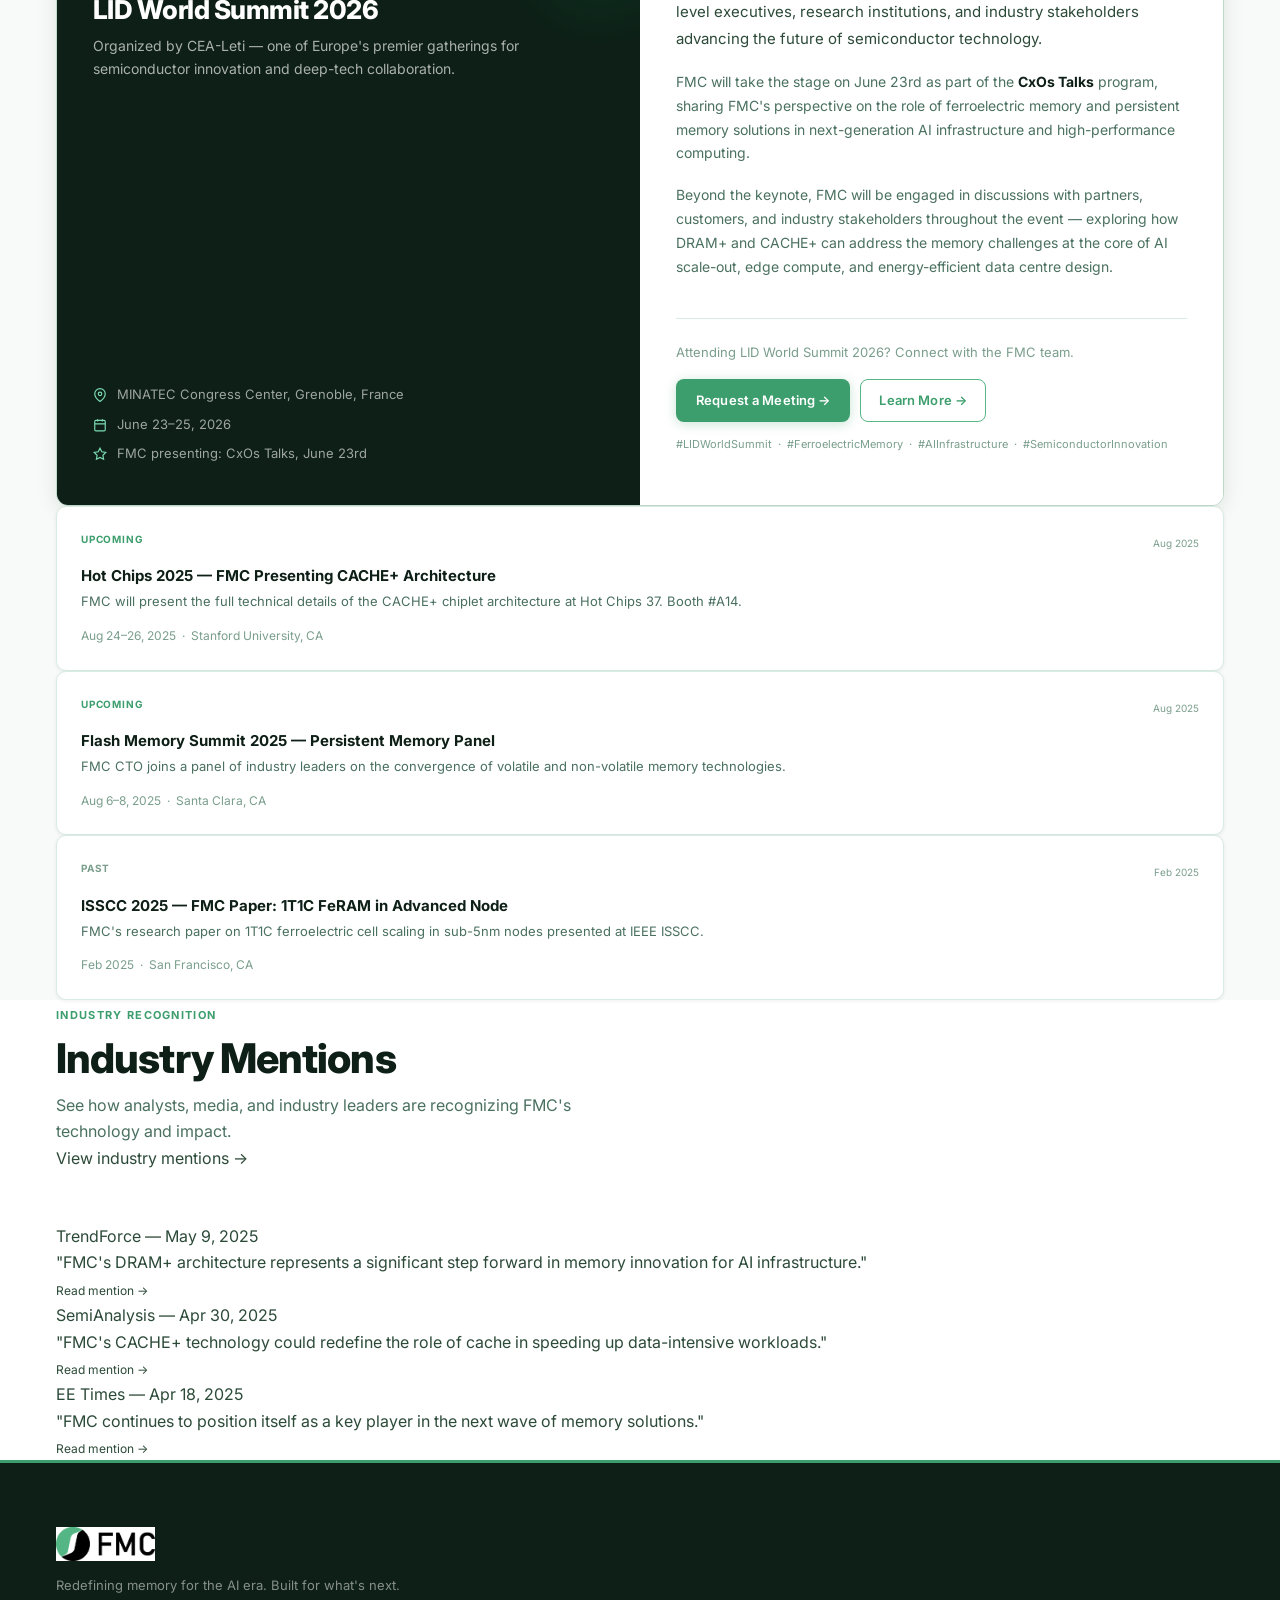
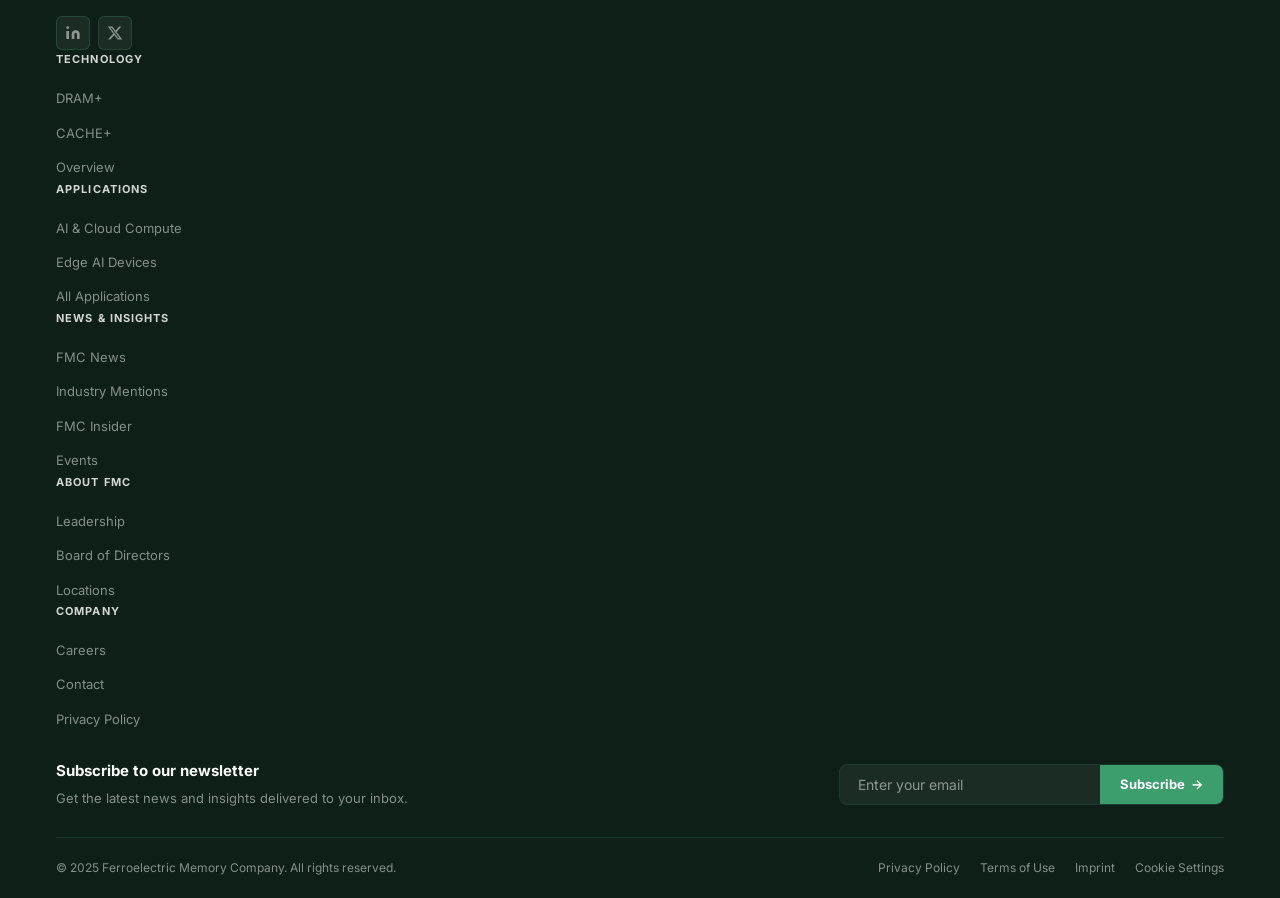
<file: news.html>
<!DOCTYPE html>
<html lang="en">
<head>
  <meta charset="UTF-8">
  <meta name="viewport" content="width=device-width, initial-scale=1.0">
  <title>News &amp; Insights — FMC</title>
  <link rel="preconnect" href="https://fonts.googleapis.com">
  <link href="https://fonts.googleapis.com/css2?family=Inter:wght@400;500;600;700;800&display=swap" rel="stylesheet">
  <link rel="stylesheet" href="css/styles.css">
</head>
<body>

<header class="site-header">
  <div class="container">
    <a href="index.html" class="logo"><img src="img/fmc-logo.png" alt="FMC" height="36"></a>
    <nav class="main-nav">
      <ul class="nav-links">
        <li class="nav-item"><a href="technology.html" class="nav-link">Technology</a></li>
        <li class="nav-item"><a href="index.html#applications" class="nav-link">Applications</a></li>
        <li class="nav-item"><a href="news.html" class="nav-link active">News &amp; Insights</a></li>
        <li class="nav-item"><a href="about.html" class="nav-link">About FMC</a></li>
        <li class="nav-item"><a href="careers.html" class="nav-link">Careers</a></li>
        <li class="nav-item"><a href="contact.html" class="nav-link">Contact</a></li>
      </ul>
      <div class="nav-actions">
        <a href="contact.html" class="btn btn-outline" style="padding:9px 18px;font-size:13px;">Schedule a Technology Briefing</a>
      </div>
    </nav>
    <button class="mobile-toggle" aria-label="Open menu" aria-expanded="false">
      <svg width="24" height="24" viewBox="0 0 24 24" fill="none" stroke="currentColor" stroke-width="2"><line x1="3" y1="6" x2="21" y2="6"/><line x1="3" y1="12" x2="21" y2="12"/><line x1="3" y1="18" x2="21" y2="18"/></svg>
    </button>
  </div>
</header>
<div class="mobile-menu">
  <a href="index.html" class="mobile-nav-link">Home</a>
  <a href="technology.html" class="mobile-nav-link">Technology</a>
  <a href="news.html" class="mobile-nav-link">News &amp; Insights</a>
  <a href="about.html" class="mobile-nav-link">About FMC</a>
  <a href="careers.html" class="mobile-nav-link">Careers</a>
  <a href="contact.html" class="mobile-nav-link">Contact</a>
</div>

<!-- HERO -->
<section class="page-hero">
  <div class="page-hero-bg"></div>
  <div class="container">
    <span class="eyebrow">News &amp; Insights</span>
    <h1>News &amp; Insights</h1>
    <p>Expert perspectives. Industry recognition. Company updates. Stay informed on the ideas and innovations shaping the future of memory.</p>
  </div>
</section>

<!-- STICKY TABS -->
<div class="news-page-tabs">
  <div class="container">
    <div class="news-tab-bar">
      <button class="page-tab active">
        <svg width="16" height="16" viewBox="0 0 24 24" fill="none" stroke="currentColor" stroke-width="2"><rect x="3" y="3" width="18" height="18" rx="2"/><line x1="3" y1="9" x2="21" y2="9"/><line x1="9" y1="21" x2="9" y2="9"/></svg>
        FMC News
      </button>
      <button class="page-tab">
        <svg width="16" height="16" viewBox="0 0 24 24" fill="none" stroke="currentColor" stroke-width="2"><circle cx="12" cy="12" r="10"/><line x1="2" y1="12" x2="22" y2="12"/><path d="M12 2a15.3 15.3 0 0 1 4 10 15.3 15.3 0 0 1-4 10 15.3 15.3 0 0 1-4-10 15.3 15.3 0 0 1 4-10z"/></svg>
        Industry Mentions
      </button>
      <button class="page-tab">
        <svg width="16" height="16" viewBox="0 0 24 24" fill="none" stroke="currentColor" stroke-width="2"><path d="M20.84 4.61a5.5 5.5 0 0 0-7.78 0L12 5.67l-1.06-1.06a5.5 5.5 0 0 0-7.78 7.78l1.06 1.06L12 21.23l7.78-7.78 1.06-1.06a5.5 5.5 0 0 0 0-7.78z"/></svg>
        FMC Insider
      </button>
      <button class="page-tab">
        <svg width="16" height="16" viewBox="0 0 24 24" fill="none" stroke="currentColor" stroke-width="2"><rect x="3" y="4" width="18" height="18" rx="2"/><line x1="16" y1="2" x2="16" y2="6"/><line x1="8" y1="2" x2="8" y2="6"/><line x1="3" y1="10" x2="21" y2="10"/></svg>
        Events
      </button>
      <button class="page-tab">
        <svg width="16" height="16" viewBox="0 0 24 24" fill="none" stroke="currentColor" stroke-width="2"><path d="M14 2H6a2 2 0 0 0-2 2v16a2 2 0 0 0 2 2h12a2 2 0 0 0 2-2V8z"/><polyline points="14 2 14 8 20 8"/></svg>
        Media Resources
      </button>
    </div>
  </div>
</div>

<!-- MAIN CONTENT -->
<div class="news-page-content">
  <div class="container">
    <div class="news-page-layout">
      <!-- Main column -->
      <div>
        <!-- Featured story -->
        <div style="margin-bottom:8px;">
          <span class="eyebrow">Featured Story</span>
        </div>
        <div class="featured-story">
          <div class="featured-img"></div>
          <div class="featured-body">
            <div class="news-meta">
              <span>May 14, 2025</span><span>·</span>
              <span class="news-cat">Company News</span>
            </div>
            <h2>FMC Strengthens Technical Leadership for Next-Generation Memory</h2>
            <p>Our advanced DRAM+ and CACHE+ technologies deliver unmatched performance, efficiency, and scalability for AI workloads and beyond.</p>
            <a href="#" class="btn btn-outline">Read full story <span class="arrow">→</span></a>
          </div>
        </div>

        <!-- Latest Stories -->
        <div class="latest-stories">
          <div style="display:flex;align-items:center;justify-content:space-between;margin-bottom:16px;">
            <h3>Latest Stories</h3>
          </div>
          <div class="filter-bar">
            <button class="filter-btn active">All</button>
            <button class="filter-btn">Company News</button>
            <button class="filter-btn">Product &amp; Technology</button>
            <button class="filter-btn">Partnerships</button>
            <button class="filter-btn">Leadership</button>
            <button class="filter-btn">Sustainability</button>
          </div>
          <div class="news-3-grid">
            <div class="news-card">
              <div class="news-card-img"><div class="news-card-img-inner"></div></div>
              <div class="news-card-body">
                <div class="news-meta"><span>May 12, 2025</span><span>·</span><span class="news-cat">Product &amp; Technology</span></div>
                <h4>FMC Unveils Next-Gen DRAM+ Module for AI Infrastructure</h4>
                <p>New module delivers higher bandwidth and lower power for demanding AI workloads.</p>
                <a href="#" class="btn-ghost">Read more <span class="arrow">→</span></a>
              </div>
            </div>
            <div class="news-card">
              <div class="news-card-img"><div class="news-card-img-inner"></div></div>
              <div class="news-card-body">
                <div class="news-meta"><span>Apr 29, 2025</span><span>·</span><span class="news-cat">Partnerships</span></div>
                <h4>FMC and Leading Cloud Provider Collaborate on Memory Innovation</h4>
                <p>Joint development to optimize memory architecture for large-scale AI deployments.</p>
                <a href="#" class="btn-ghost">Read more <span class="arrow">→</span></a>
              </div>
            </div>
            <div class="news-card">
              <div class="news-card-img"><div class="news-card-img-inner"></div></div>
              <div class="news-card-body">
                <div class="news-meta"><span>Apr 22, 2025</span><span>·</span><span class="news-cat">Company News</span></div>
                <h4>FMC Expands U.S. Operations with New Engineering Center</h4>
                <p>New Austin facility accelerates innovation and supports long-term growth.</p>
                <a href="#" class="btn-ghost">Read more <span class="arrow">→</span></a>
              </div>
            </div>
            <div class="news-card">
              <div class="news-card-img"><div class="news-card-img-inner"></div></div>
              <div class="news-card-body">
                <div class="news-meta"><span>Apr 15, 2025</span><span>·</span><span class="news-cat">Leadership</span></div>
                <h4>Q&amp;A: Steven Ross on the Future of Memory and AI</h4>
                <p>Our CEO shares insights on where memory technology is headed.</p>
                <a href="#" class="btn-ghost">Read more <span class="arrow">→</span></a>
              </div>
            </div>
            <div class="news-card">
              <div class="news-card-img"><div class="news-card-img-inner"></div></div>
              <div class="news-card-body">
                <div class="news-meta"><span>Apr 8, 2025</span><span>·</span><span class="news-cat">Product &amp; Technology</span></div>
                <h4>Inside CACHE+: Building the Next Generation of Cache</h4>
                <p>A deeper look at the architecture behind FMC's CACHE+ and its impact on real-world performance.</p>
                <a href="#" class="btn-ghost">Read more <span class="arrow">→</span></a>
              </div>
            </div>
            <div class="news-card">
              <div class="news-card-img"><div class="news-card-img-inner"></div></div>
              <div class="news-card-body">
                <div class="news-meta"><span>Apr 1, 2025</span><span>·</span><span class="news-cat">Sustainability</span></div>
                <h4>FMC's Commitment to a More Sustainable Future</h4>
                <p>How we're reducing environmental impact across our products, operations, and supply chain.</p>
                <a href="#" class="btn-ghost">Read more <span class="arrow">→</span></a>
              </div>
            </div>
          </div>
          <div style="text-align:center;margin-top:32px;">
            <a href="#" class="btn btn-outline">View all news <span class="arrow">→</span></a>
          </div>
        </div>
      </div>

      <!-- Sidebar -->
      <aside class="news-sidebar">
        <div class="sidebar-card">
          <span class="eyebrow" style="font-size:10px;margin-bottom:8px;">Stay Informed</span>
          <h4>Subscribe to News &amp; Insights</h4>
          <p>Get the latest company updates, industry news, and expert perspectives delivered to your inbox.</p>
          <div class="subscribe-form" style="margin-top:16px;">
            <input type="email" class="subscribe-input" placeholder="Work email address">
            <button class="subscribe-btn">Subscribe <span class="arrow">→</span></button>
          </div>
        </div>
        <div class="sidebar-card">
          <span class="eyebrow" style="font-size:10px;margin-bottom:12px;">Media Contact</span>
          <div class="media-contact-info">
            <div class="contact-line">
              <span class="label">For inquiries</span>
              <a href="mailto:media@fmc.com">media@fmc.com</a>
            </div>
            <div class="contact-line">
              <span class="label">Phone</span>
              <span style="font-size:13px;color:var(--off-white);">+1 (512) 555-0100</span>
            </div>
          </div>
          <a href="#" class="btn-ghost" style="font-size:13px;">View media resources <span class="arrow">→</span></a>
        </div>
        <div class="sidebar-card">
          <span class="eyebrow" style="font-size:10px;margin-bottom:12px;">Media Resources</span>
          <div class="resource-list">
            <div class="resource-list-item">
              <svg width="16" height="16" viewBox="0 0 24 24" fill="none" stroke="currentColor" stroke-width="2"><path d="M14 2H6a2 2 0 0 0-2 2v16a2 2 0 0 0 2 2h12a2 2 0 0 0 2-2V8z"/><polyline points="14 2 14 8 20 8"/></svg>
              Press Kit
            </div>
            <div class="resource-list-item">
              <svg width="16" height="16" viewBox="0 0 24 24" fill="none" stroke="currentColor" stroke-width="2"><rect x="3" y="3" width="18" height="18" rx="2"/><circle cx="8.5" cy="8.5" r="1.5"/><polyline points="21 15 16 10 5 21"/></svg>
              Logos &amp; Brand Assets
            </div>
            <div class="resource-list-item">
              <svg width="16" height="16" viewBox="0 0 24 24" fill="none" stroke="currentColor" stroke-width="2"><path d="M20 21v-2a4 4 0 0 0-4-4H8a4 4 0 0 0-4 4v2"/><circle cx="12" cy="7" r="4"/></svg>
              Executive Bios
            </div>
          </div>
          <a href="#" class="btn-ghost" style="font-size:13px;margin-top:12px;">View all resources <span class="arrow">→</span></a>
        </div>
      </aside>
    </div>
  </div>
</div>

<!-- EVENTS -->
<section class="industry-section" id="events" style="background:var(--bg-off-white);">
  <div class="container">
    <div class="section-header">
      <div>
        <span class="eyebrow">Events</span>
        <h2>FMC at Industry Events</h2>
        <p style="margin-top:8px;">FMC participates in the world's leading semiconductor and AI infrastructure forums.</p>
      </div>
    </div>
    <div class="industry-grid" style="grid-template-columns:repeat(3,1fr);gap:20px;">

      <!-- LID WORLD SUMMIT 2026 — FEATURED EVENT CARD -->
      <div class="news-card" style="grid-column:1/-1;display:grid;grid-template-columns:1fr 1fr;gap:0;border:1px solid var(--border-mid);border-radius:12px;overflow:hidden;box-shadow:var(--shadow-md);">
        <!-- Left: event identity -->
        <div style="background:var(--bg-dark);padding:40px 36px;display:flex;flex-direction:column;justify-content:space-between;position:relative;overflow:hidden;">
          <div style="position:absolute;top:-60px;right:-60px;width:200px;height:200px;border-radius:50%;background:radial-gradient(circle,rgba(0,208,132,0.1),transparent 70%);pointer-events:none;"></div>
          <div>
            <span style="display:inline-block;font-size:10px;font-weight:700;letter-spacing:0.1em;text-transform:uppercase;color:var(--green-light);background:rgba(86,182,134,0.12);border:1px solid rgba(86,182,134,0.25);border-radius:100px;padding:4px 12px;margin-bottom:20px;">Upcoming · June 2026</span>
            <h3 style="font-size:26px;font-weight:800;color:#fff;letter-spacing:-0.02em;margin-bottom:10px;line-height:1.15;">LID World Summit 2026</h3>
            <p style="font-size:14px;color:rgba(255,255,255,0.65);line-height:1.6;margin-bottom:0;">Organized by CEA-Leti — one of Europe's premier gatherings for semiconductor innovation and deep-tech collaboration.</p>
          </div>
          <div style="margin-top:28px;display:flex;flex-direction:column;gap:8px;">
            <div style="display:flex;align-items:center;gap:10px;font-size:13px;color:rgba(255,255,255,0.6);">
              <svg width="14" height="14" viewBox="0 0 24 24" fill="none" stroke="var(--green-light)" stroke-width="2"><path d="M21 10c0 7-9 13-9 13s-9-6-9-13a9 9 0 0 1 18 0z"/><circle cx="12" cy="10" r="3"/></svg>
              MINATEC Congress Center, Grenoble, France
            </div>
            <div style="display:flex;align-items:center;gap:10px;font-size:13px;color:rgba(255,255,255,0.6);">
              <svg width="14" height="14" viewBox="0 0 24 24" fill="none" stroke="var(--green-light)" stroke-width="2"><rect x="3" y="4" width="18" height="18" rx="2"/><line x1="16" y1="2" x2="16" y2="6"/><line x1="8" y1="2" x2="8" y2="6"/><line x1="3" y1="10" x2="21" y2="10"/></svg>
              June 23–25, 2026
            </div>
            <div style="display:flex;align-items:center;gap:10px;font-size:13px;color:rgba(255,255,255,0.6);">
              <svg width="14" height="14" viewBox="0 0 24 24" fill="none" stroke="var(--green-light)" stroke-width="2"><polygon points="12 2 15.09 8.26 22 9.27 17 14.14 18.18 21.02 12 17.77 5.82 21.02 7 14.14 2 9.27 8.91 8.26 12 2"/></svg>
              FMC presenting: CxOs Talks, June 23rd
            </div>
          </div>
        </div>
        <!-- Right: content -->
        <div style="background:var(--bg-white);padding:40px 36px;display:flex;flex-direction:column;justify-content:space-between;">
          <div>
            <p style="font-size:15px;color:var(--text-body);line-height:1.75;margin-bottom:18px;">FMC will be joining global semiconductor leaders at the LID World Summit 2026, organized by CEA-Leti. The Summit brings together C-level executives, research institutions, and industry stakeholders advancing the future of semiconductor technology.</p>
            <p style="font-size:14px;color:var(--text-mid);line-height:1.7;margin-bottom:18px;">FMC will take the stage on June 23rd as part of the <strong style="color:var(--text-dark);">CxOs Talks</strong> program, sharing FMC's perspective on the role of ferroelectric memory and persistent memory solutions in next-generation AI infrastructure and high-performance computing.</p>
            <p style="font-size:14px;color:var(--text-mid);line-height:1.7;">Beyond the keynote, FMC will be engaged in discussions with partners, customers, and industry stakeholders throughout the event — exploring how DRAM+ and CACHE+ can address the memory challenges at the core of AI scale-out, edge compute, and energy-efficient data centre design.</p>
          </div>
          <div style="margin-top:28px;padding-top:24px;border-top:1px solid var(--border-light);">
            <p style="font-size:13px;color:var(--text-muted);margin-bottom:16px;">Attending LID World Summit 2026? Connect with the FMC team.</p>
            <div style="display:flex;gap:10px;flex-wrap:wrap;">
              <a href="contact.html" class="btn btn-primary" style="padding:10px 20px;font-size:13px;">Request a Meeting →</a>
              <a href="#" class="btn btn-outline" style="padding:10px 18px;font-size:13px;">Learn More →</a>
            </div>
            <p style="font-size:11px;color:var(--text-muted);margin-top:14px;">#LIDWorldSummit &nbsp;·&nbsp; #FerroelectricMemory &nbsp;·&nbsp; #AIInfrastructure &nbsp;·&nbsp; #SemiconductorInnovation</p>
          </div>
        </div>
      </div>

      <!-- Hot Chips 2025 -->
      <div class="news-card">
        <div class="news-card-body" style="padding:24px;">
          <div style="display:flex;align-items:center;justify-content:space-between;margin-bottom:10px;">
            <span class="news-card-tag">Upcoming</span>
            <span style="font-size:10px;color:var(--text-muted);">Aug 2025</span>
          </div>
          <h4 style="font-size:15px;font-weight:700;color:var(--text-dark);margin-bottom:6px;line-height:1.4;">Hot Chips 2025 — FMC Presenting CACHE+ Architecture</h4>
          <p style="font-size:13px;color:var(--text-mid);line-height:1.5;margin-bottom:14px;">FMC will present the full technical details of the CACHE+ chiplet architecture at Hot Chips 37. Booth #A14.</p>
          <div style="font-size:12px;color:var(--text-muted);">Aug 24–26, 2025 &nbsp;·&nbsp; Stanford University, CA</div>
        </div>
      </div>

      <!-- Flash Memory Summit -->
      <div class="news-card">
        <div class="news-card-body" style="padding:24px;">
          <div style="display:flex;align-items:center;justify-content:space-between;margin-bottom:10px;">
            <span class="news-card-tag">Upcoming</span>
            <span style="font-size:10px;color:var(--text-muted);">Aug 2025</span>
          </div>
          <h4 style="font-size:15px;font-weight:700;color:var(--text-dark);margin-bottom:6px;line-height:1.4;">Flash Memory Summit 2025 — Persistent Memory Panel</h4>
          <p style="font-size:13px;color:var(--text-mid);line-height:1.5;margin-bottom:14px;">FMC CTO joins a panel of industry leaders on the convergence of volatile and non-volatile memory technologies.</p>
          <div style="font-size:12px;color:var(--text-muted);">Aug 6–8, 2025 &nbsp;·&nbsp; Santa Clara, CA</div>
        </div>
      </div>

      <!-- ISSCC 2025 -->
      <div class="news-card">
        <div class="news-card-body" style="padding:24px;">
          <div style="display:flex;align-items:center;justify-content:space-between;margin-bottom:10px;">
            <span class="news-card-tag" style="color:var(--text-muted);">Past</span>
            <span style="font-size:10px;color:var(--text-muted);">Feb 2025</span>
          </div>
          <h4 style="font-size:15px;font-weight:700;color:var(--text-dark);margin-bottom:6px;line-height:1.4;">ISSCC 2025 — FMC Paper: 1T1C FeRAM in Advanced Node</h4>
          <p style="font-size:13px;color:var(--text-mid);line-height:1.5;margin-bottom:14px;">FMC's research paper on 1T1C ferroelectric cell scaling in sub-5nm nodes presented at IEEE ISSCC.</p>
          <div style="font-size:12px;color:var(--text-muted);">Feb 2025 &nbsp;·&nbsp; San Francisco, CA</div>
        </div>
      </div>

    </div>
  </div>
</section>

<!-- INDUSTRY MENTIONS -->
<section class="industry-section">
  <div class="container">
    <div class="section-header">
      <div>
        <span class="eyebrow">Industry Recognition</span>
        <h2>Industry Mentions</h2>
        <p style="margin-top:8px;">See how analysts, media, and industry leaders are recognizing FMC's technology and impact.</p>
      </div>
      <a href="#" class="btn-ghost">View industry mentions <span class="arrow">→</span></a>
    </div>
    <div class="industry-grid">
      <div class="industry-card">
        <div class="industry-source">TrendForce — May 9, 2025</div>
        <blockquote>"FMC's DRAM+ architecture represents a significant step forward in memory innovation for AI infrastructure."</blockquote>
        <a href="#" class="btn-ghost" style="font-size:12px;">Read mention <span class="arrow">→</span></a>
      </div>
      <div class="industry-card">
        <div class="industry-source">SemiAnalysis — Apr 30, 2025</div>
        <blockquote>"FMC's CACHE+ technology could redefine the role of cache in speeding up data-intensive workloads."</blockquote>
        <a href="#" class="btn-ghost" style="font-size:12px;">Read mention <span class="arrow">→</span></a>
      </div>
      <div class="industry-card">
        <div class="industry-source">EE Times — Apr 18, 2025</div>
        <blockquote>"FMC continues to position itself as a key player in the next wave of memory solutions."</blockquote>
        <a href="#" class="btn-ghost" style="font-size:12px;">Read mention <span class="arrow">→</span></a>
      </div>
    </div>
  </div>
</section>

<!-- FOOTER -->
<footer class="site-footer">
  <div class="container">
    <div class="footer-top">
      <div class="footer-brand">
        <a href="index.html" class="logo"><img src="img/fmc-logo.png" alt="FMC" height="36"></a>
        <p>Redefining memory for the AI era. Built for what's next.</p>
        <div class="footer-socials">
          <a href="#" class="social-btn"><svg width="16" height="16" viewBox="0 0 24 24" fill="currentColor"><path d="M16 8a6 6 0 0 1 6 6v7h-4v-7a2 2 0 0 0-2-2 2 2 0 0 0-2 2v7h-4v-7a6 6 0 0 1 6-6z"/><rect x="2" y="9" width="4" height="12"/><circle cx="4" cy="4" r="2"/></svg></a>
          <a href="#" class="social-btn"><svg width="16" height="16" viewBox="0 0 24 24" fill="currentColor"><path d="M18.244 2.25h3.308l-7.227 8.26 8.502 11.24H16.17l-5.214-6.817L4.99 21.75H1.68l7.73-8.835L1.254 2.25H8.08l4.713 6.231zm-1.161 17.52h1.833L7.084 4.126H5.117z"/></svg></a>
        </div>
      </div>
      <div class="footer-col"><h6>Technology</h6><ul><li><a href="technology.html">DRAM+</a></li><li><a href="technology.html">CACHE+</a></li><li><a href="technology.html">Overview</a></li></ul></div>
      <div class="footer-col"><h6>Applications</h6><ul><li><a href="#">AI &amp; Cloud Compute</a></li><li><a href="#">Edge AI Devices</a></li><li><a href="#">All Applications</a></li></ul></div>
      <div class="footer-col"><h6>News &amp; Insights</h6><ul><li><a href="news.html">FMC News</a></li><li><a href="news.html">Industry Mentions</a></li><li><a href="news.html">FMC Insider</a></li><li><a href="news.html">Events</a></li></ul></div>
      <div class="footer-col"><h6>About FMC</h6><ul><li><a href="about.html">Leadership</a></li><li><a href="about.html">Board of Directors</a></li><li><a href="about.html">Locations</a></li></ul></div>
      <div class="footer-col"><h6>Company</h6><ul><li><a href="careers.html">Careers</a></li><li><a href="contact.html">Contact</a></li><li><a href="#">Privacy Policy</a></li></ul></div>
    </div>
    <div class="footer-newsletter">
      <div class="newsletter-text"><h5>Subscribe to our newsletter</h5><p>Get the latest news and insights delivered to your inbox.</p></div>
      <div class="newsletter-form"><input type="email" class="newsletter-input" placeholder="Enter your email"><button class="newsletter-btn">Subscribe <span class="arrow">→</span></button></div>
    </div>
    <div class="footer-bottom">
      <p>© 2025 Ferroelectric Memory Company. All rights reserved.</p>
      <div class="footer-legal"><a href="#">Privacy Policy</a><a href="#">Terms of Use</a><a href="#">Imprint</a><a href="#">Cookie Settings</a></div>
    </div>
  </div>
</footer>
<script src="js/main.js"></script>
</body>
</html>
</file>
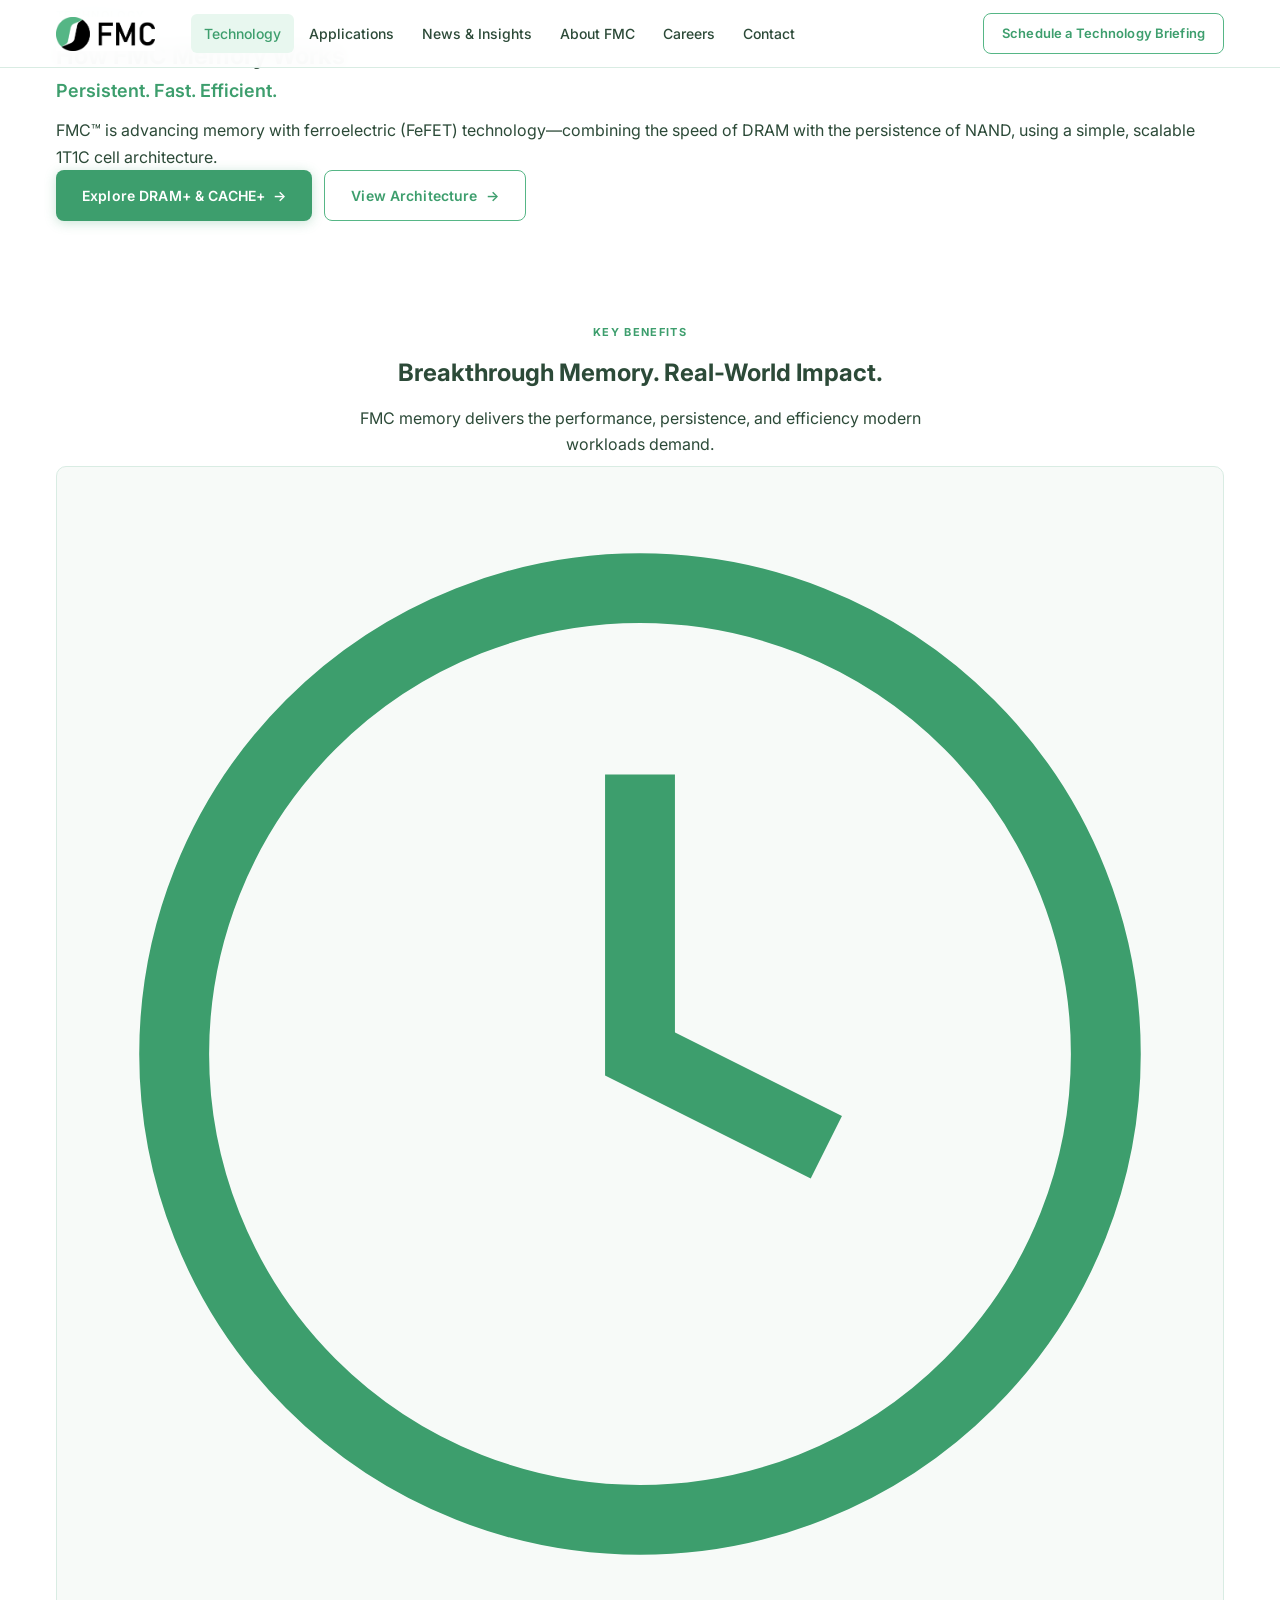
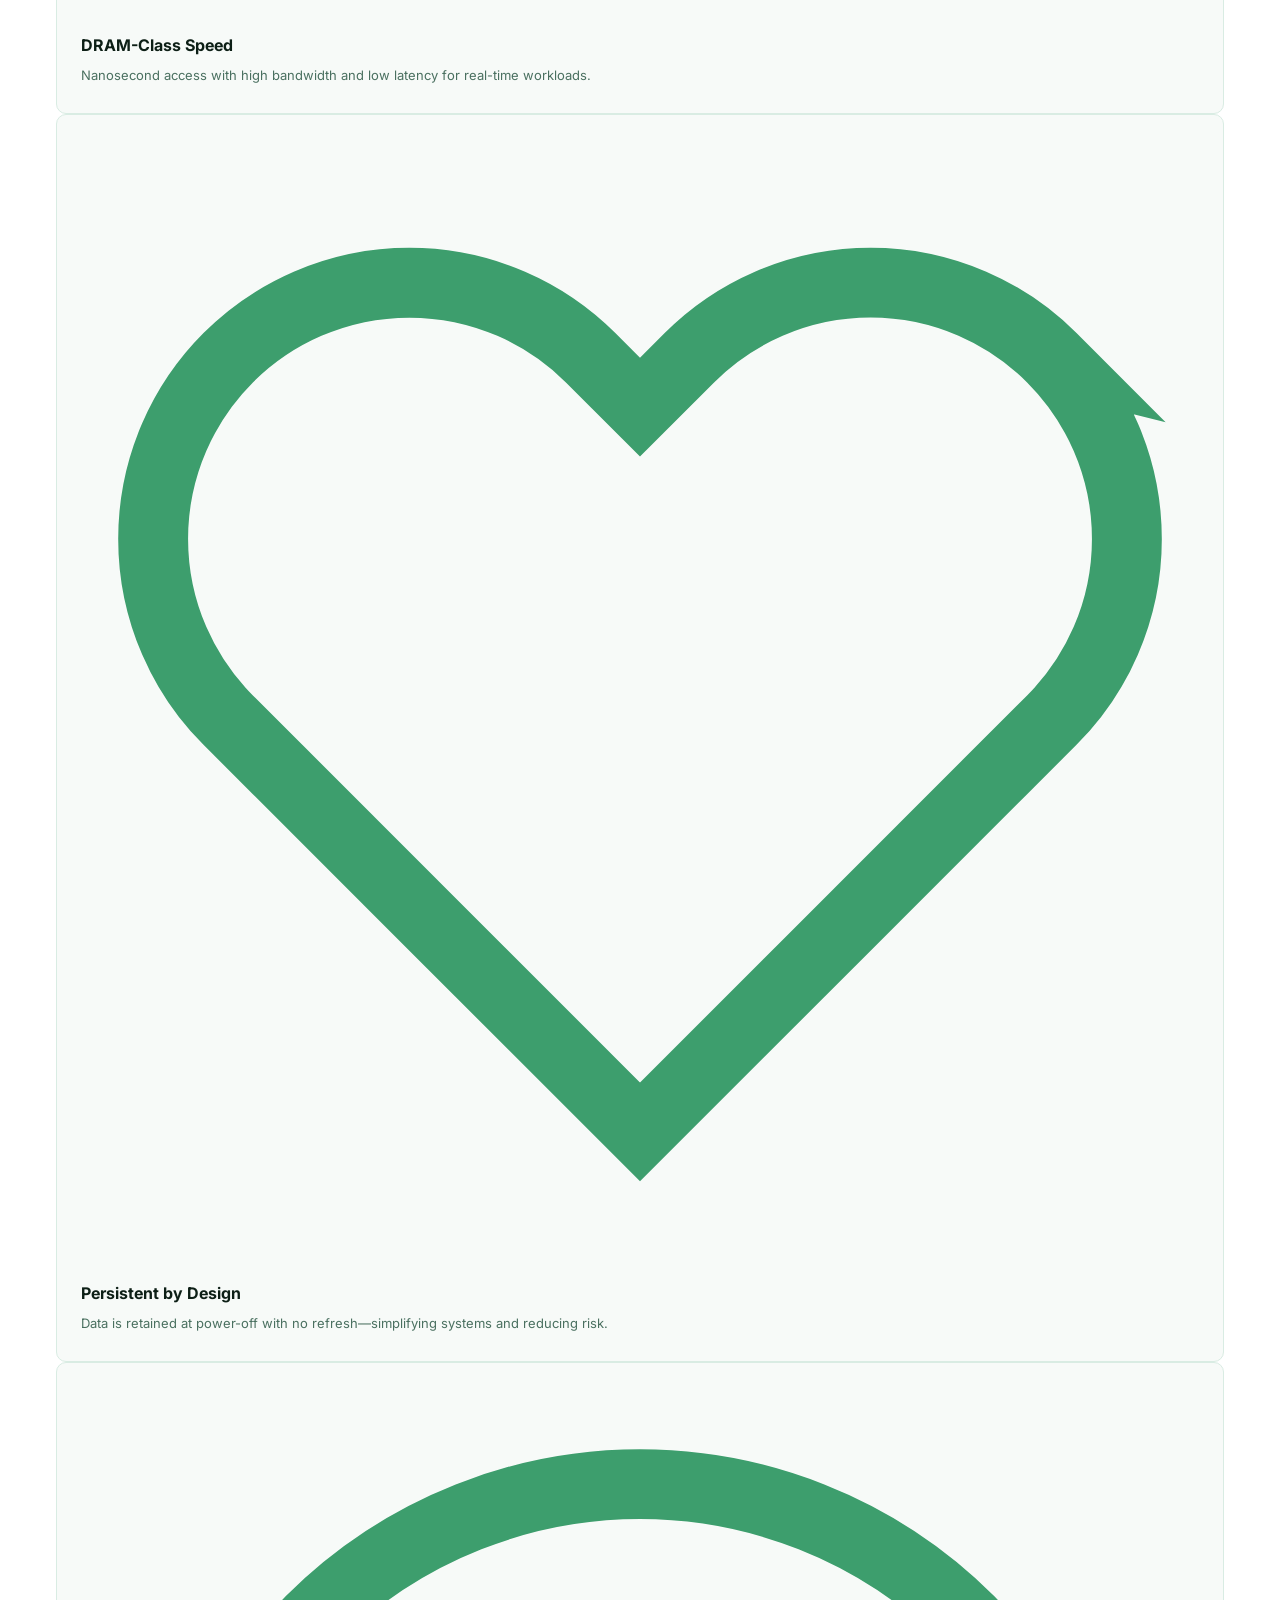
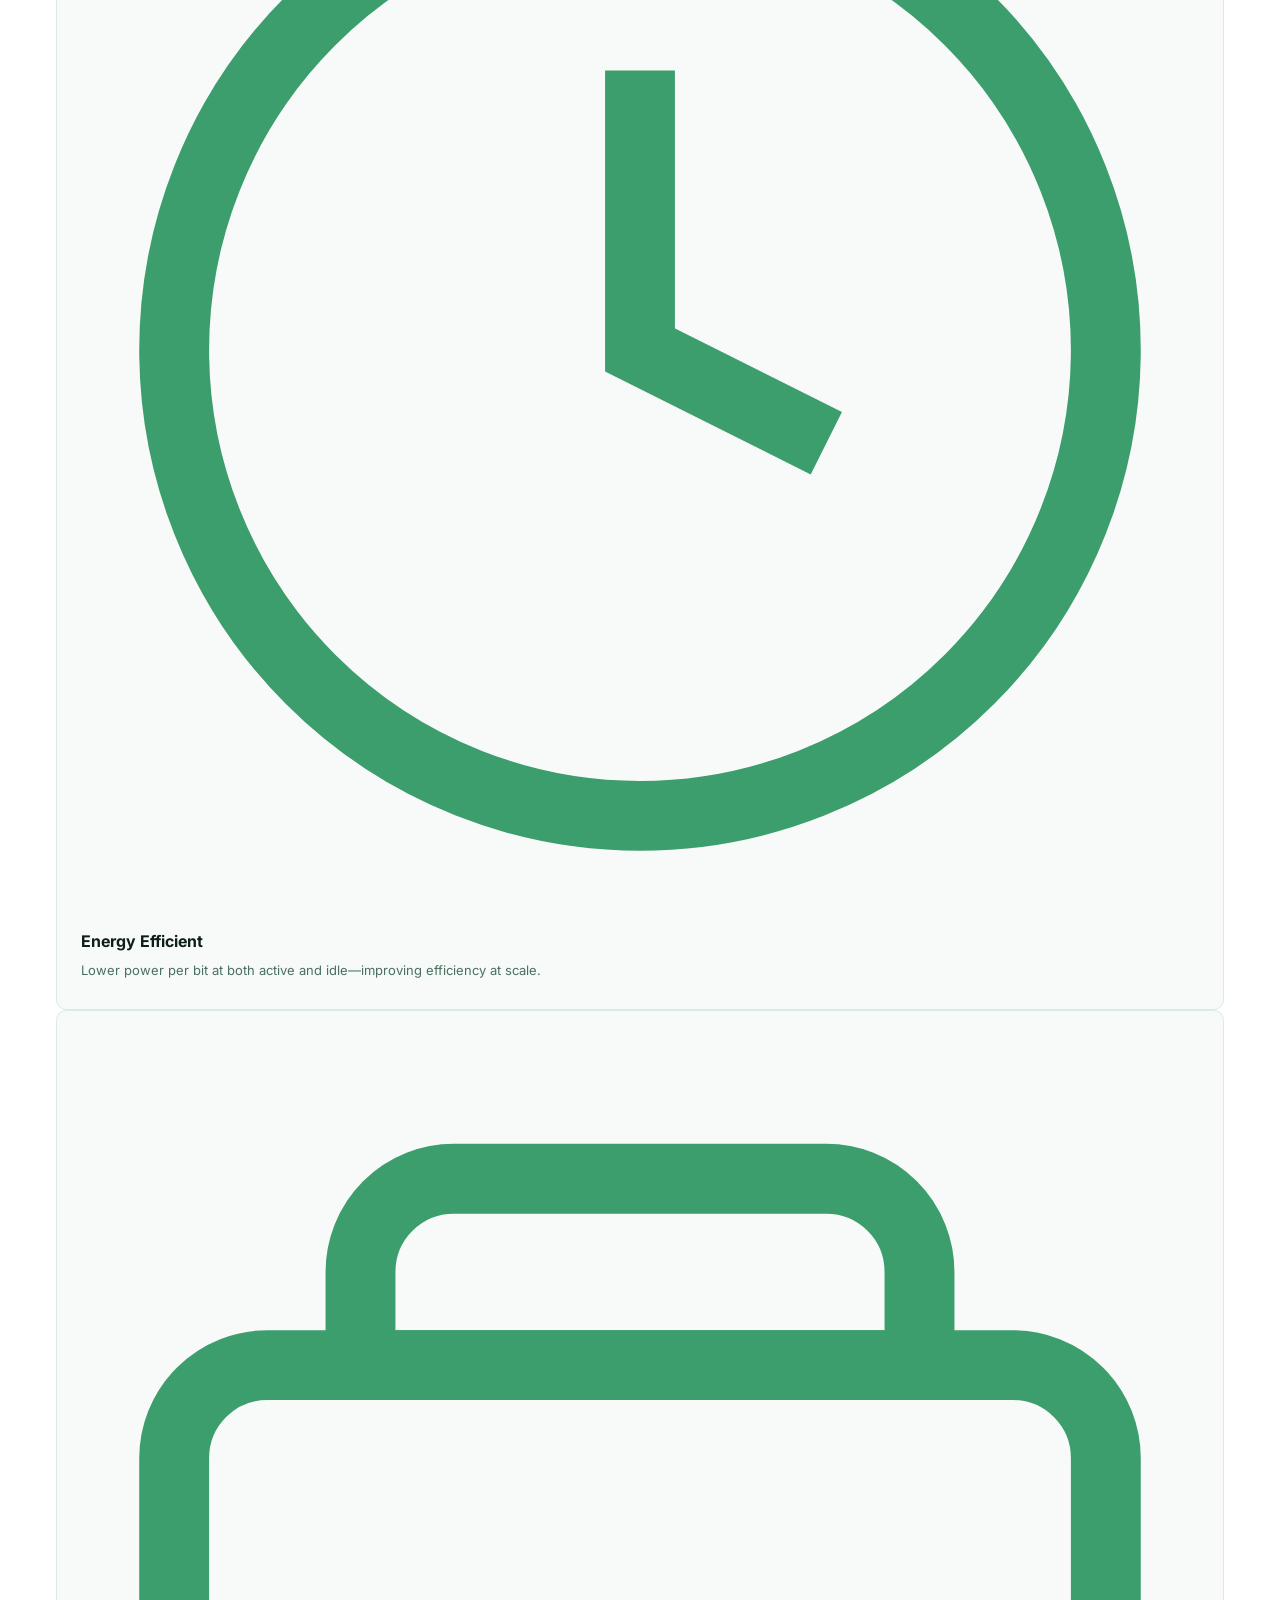
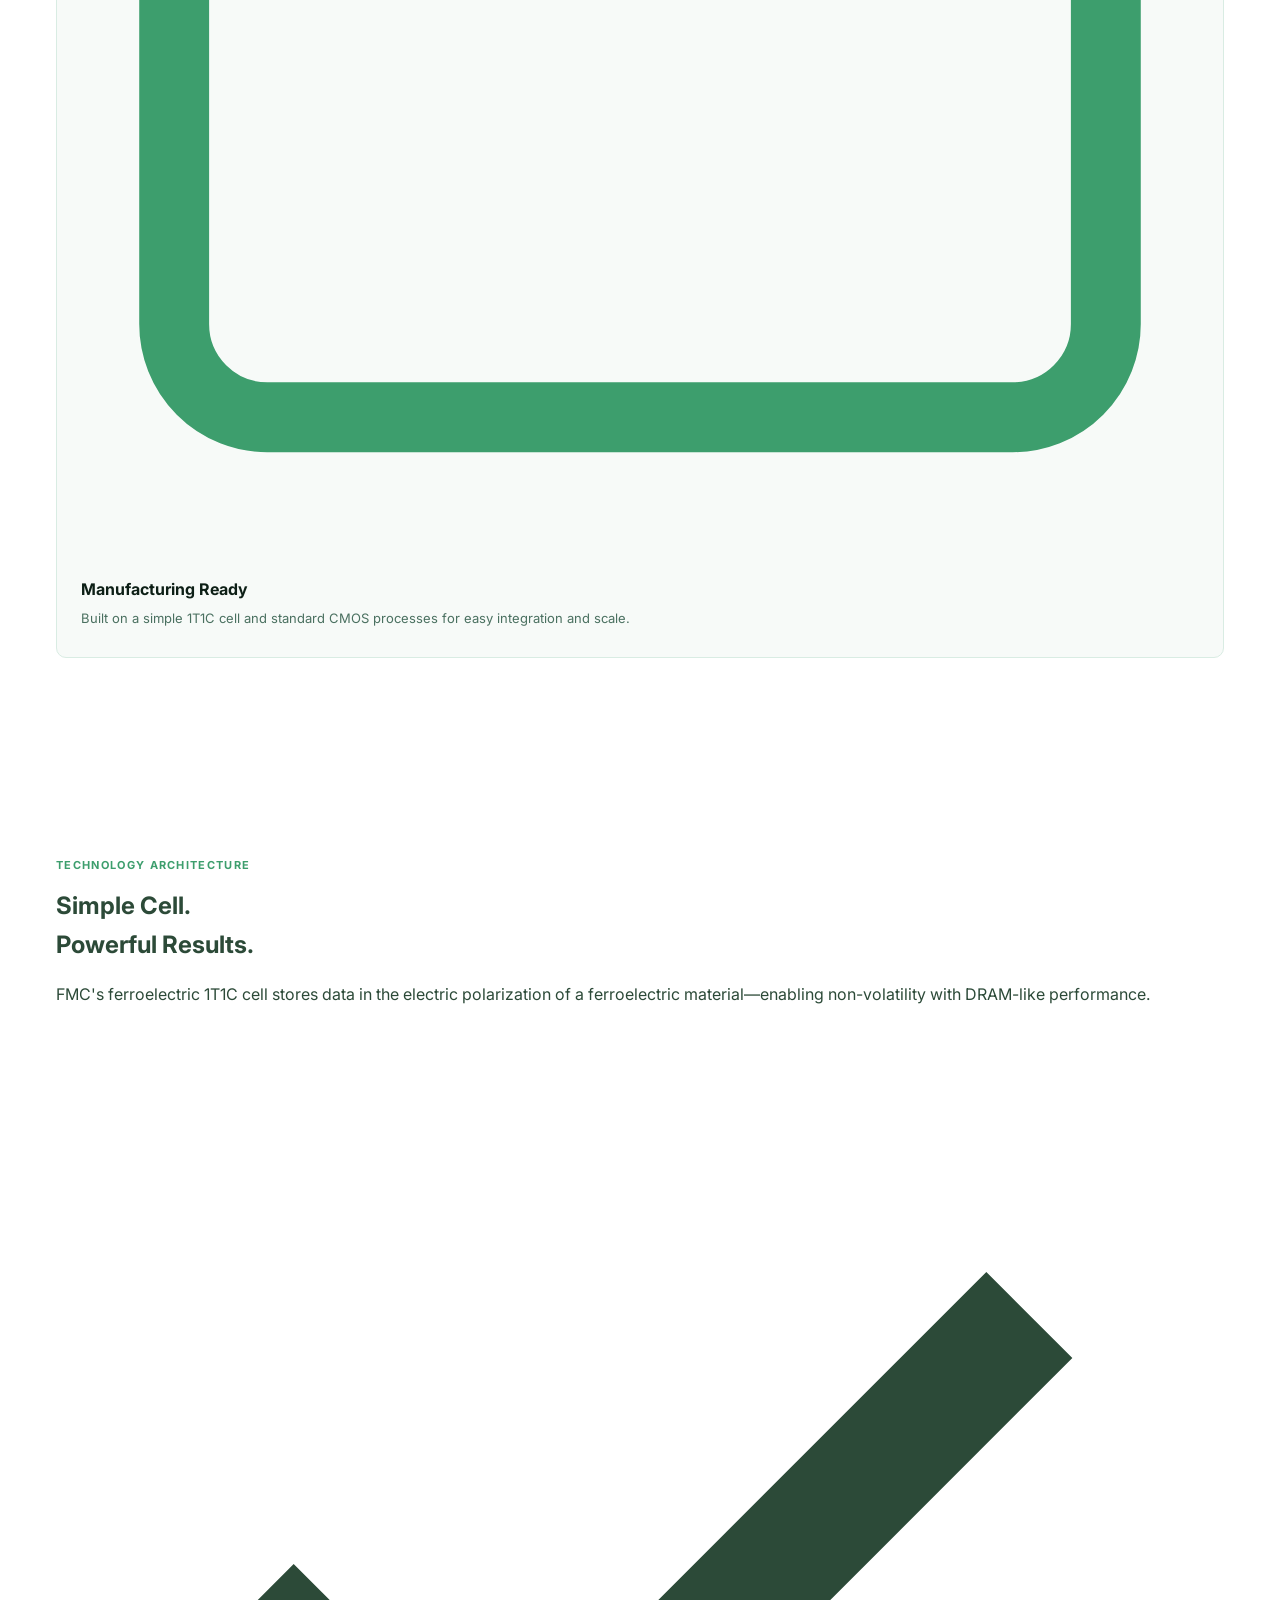
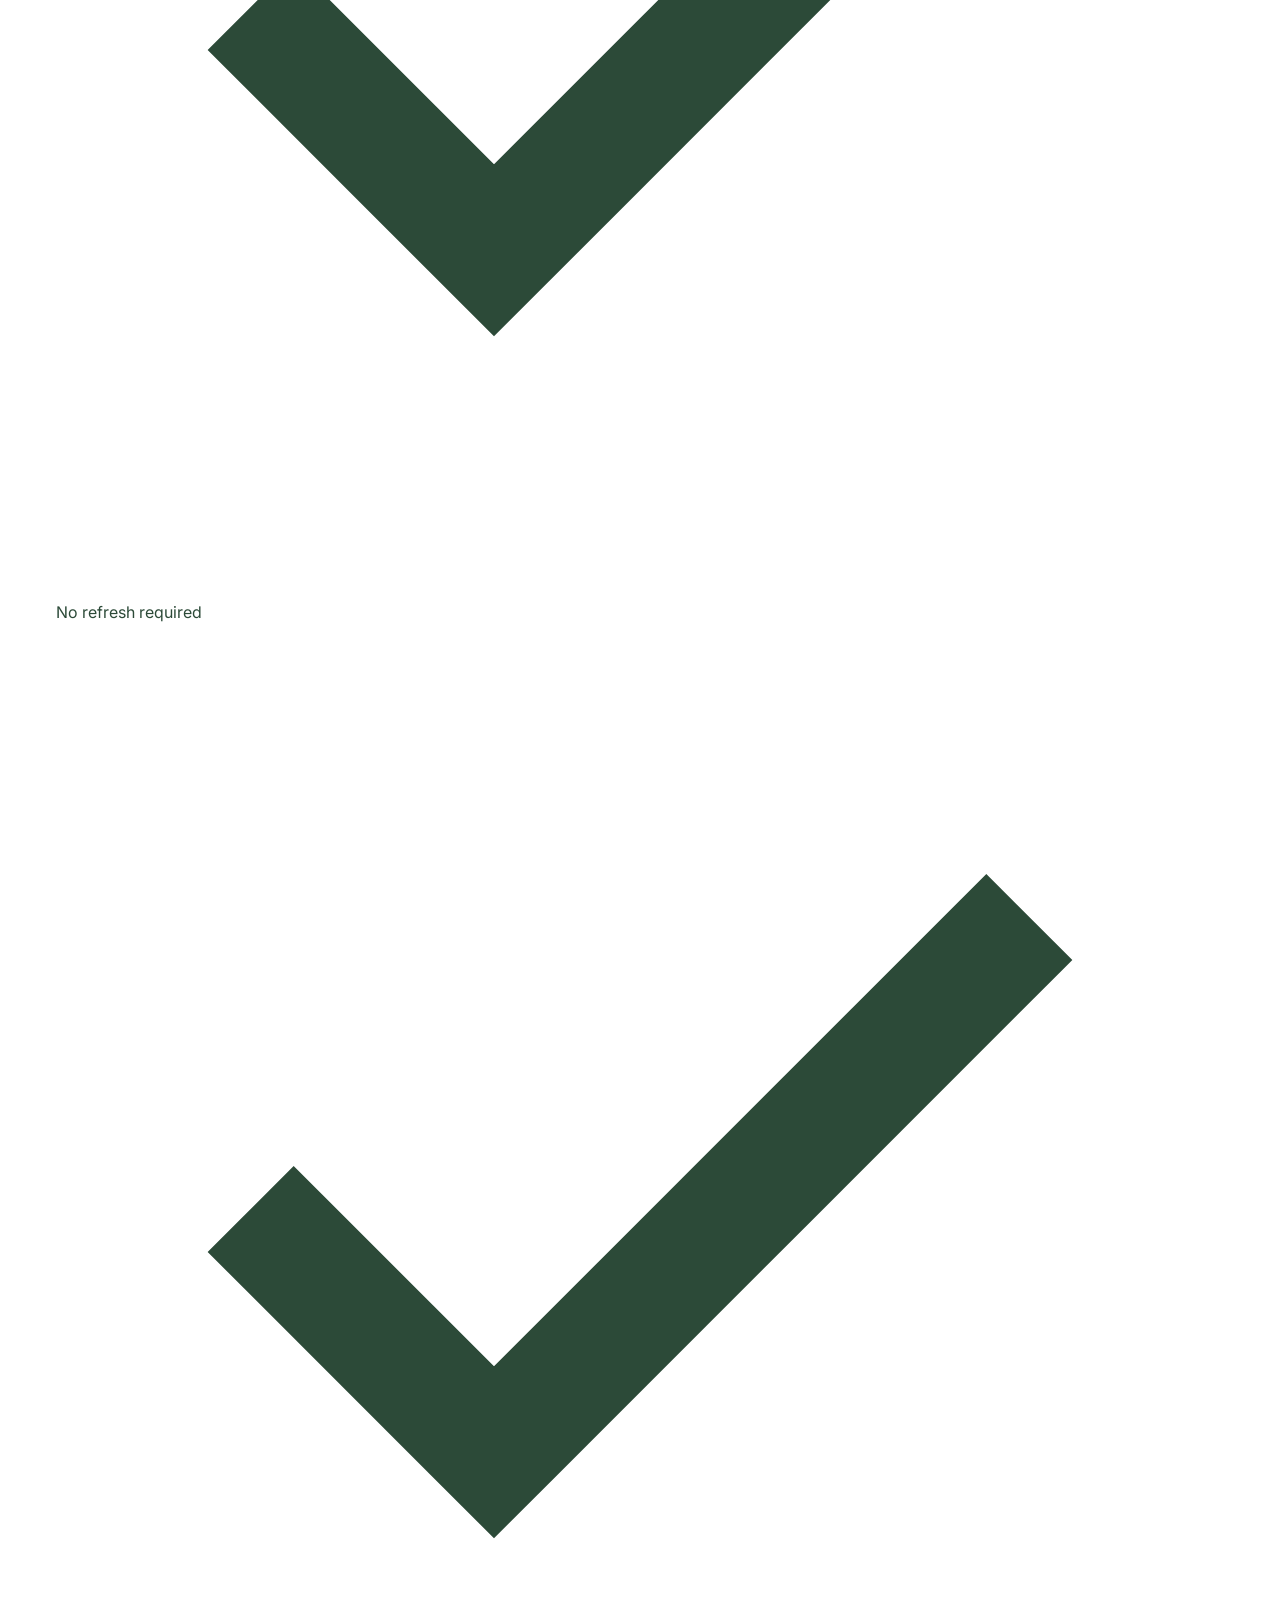
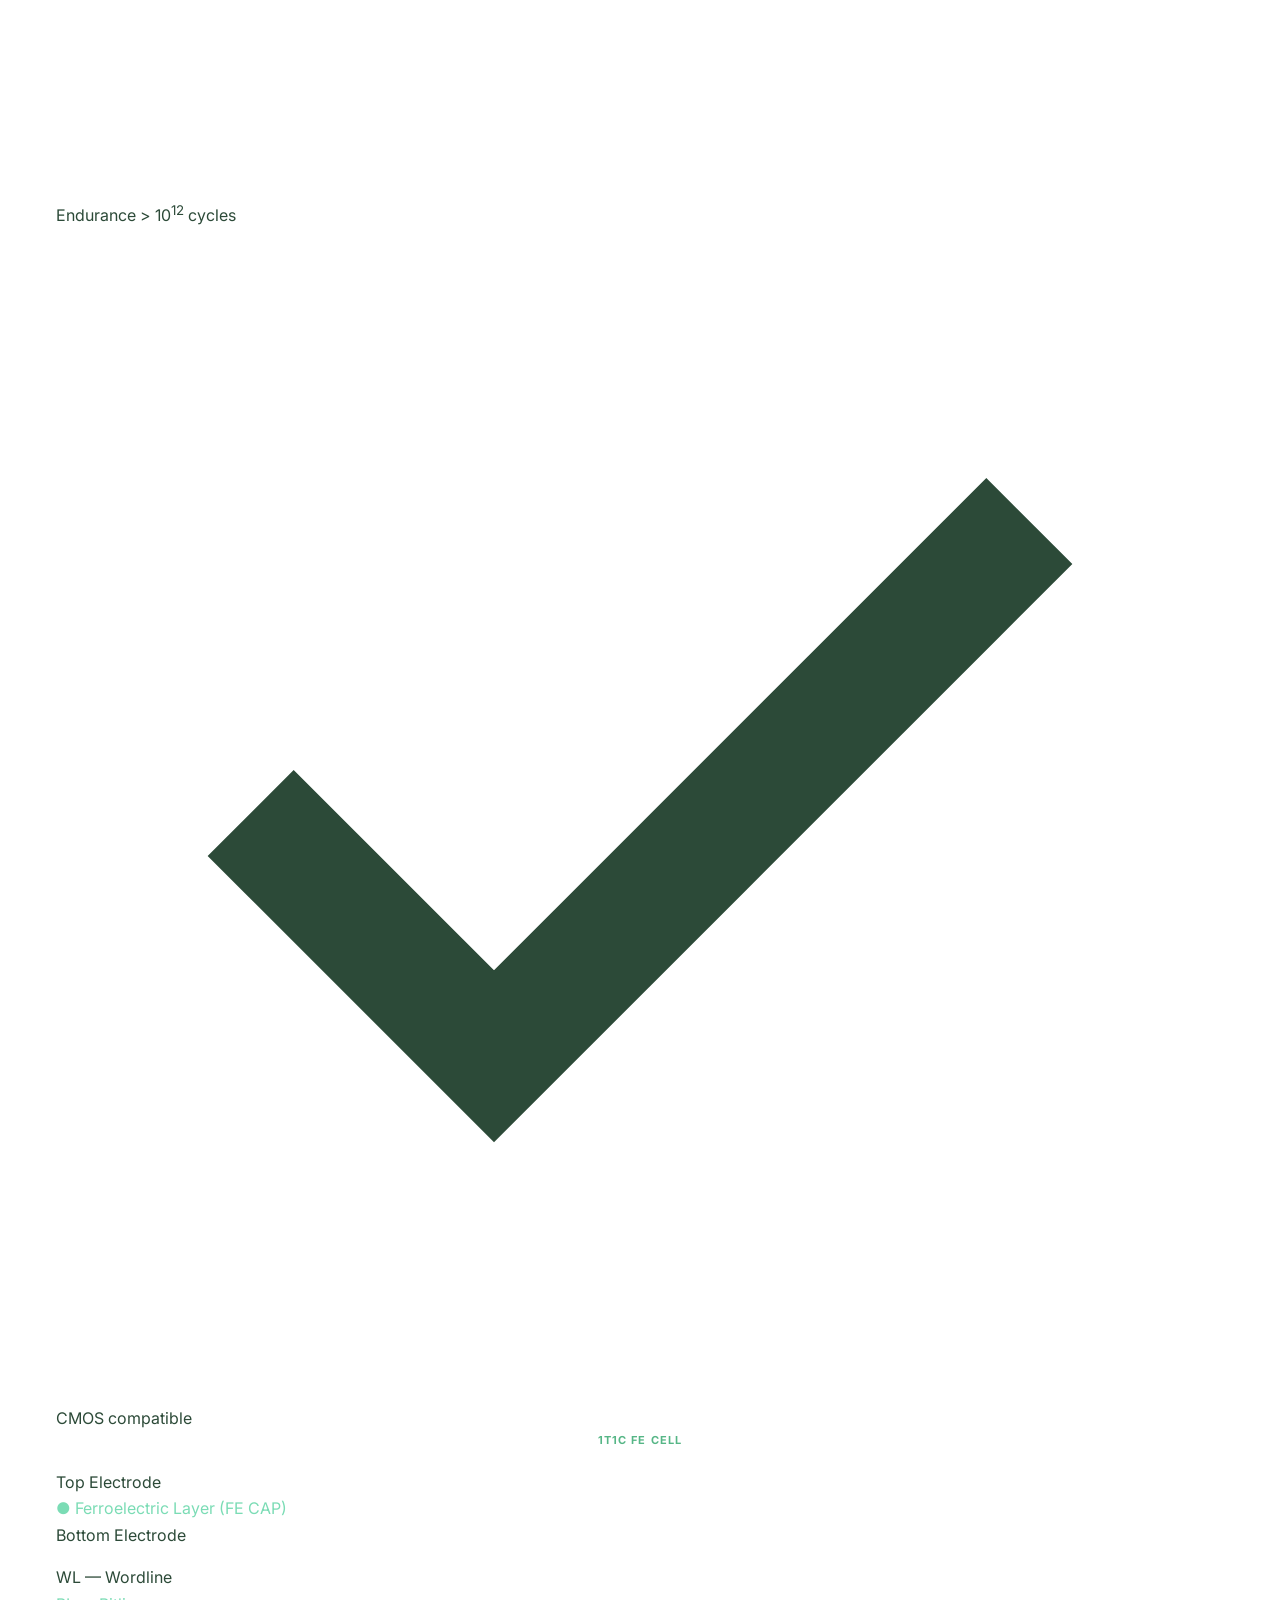
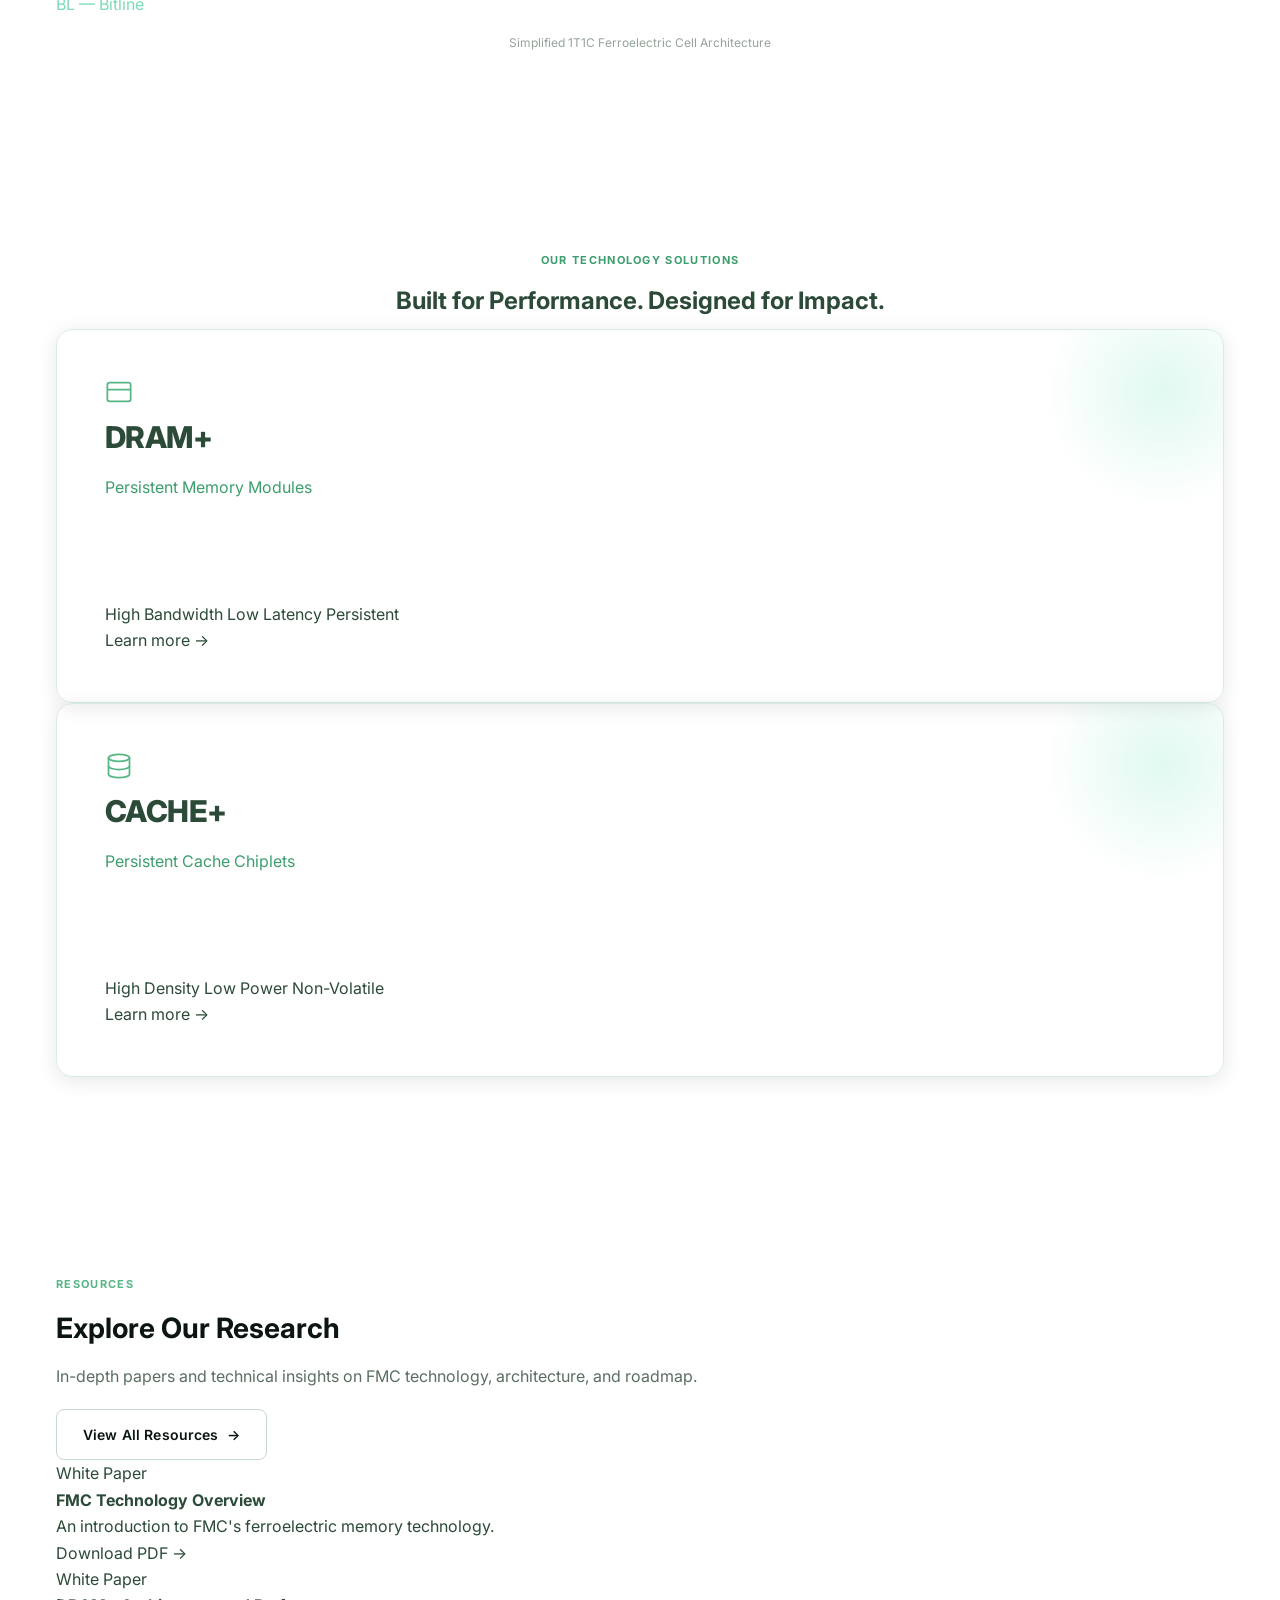
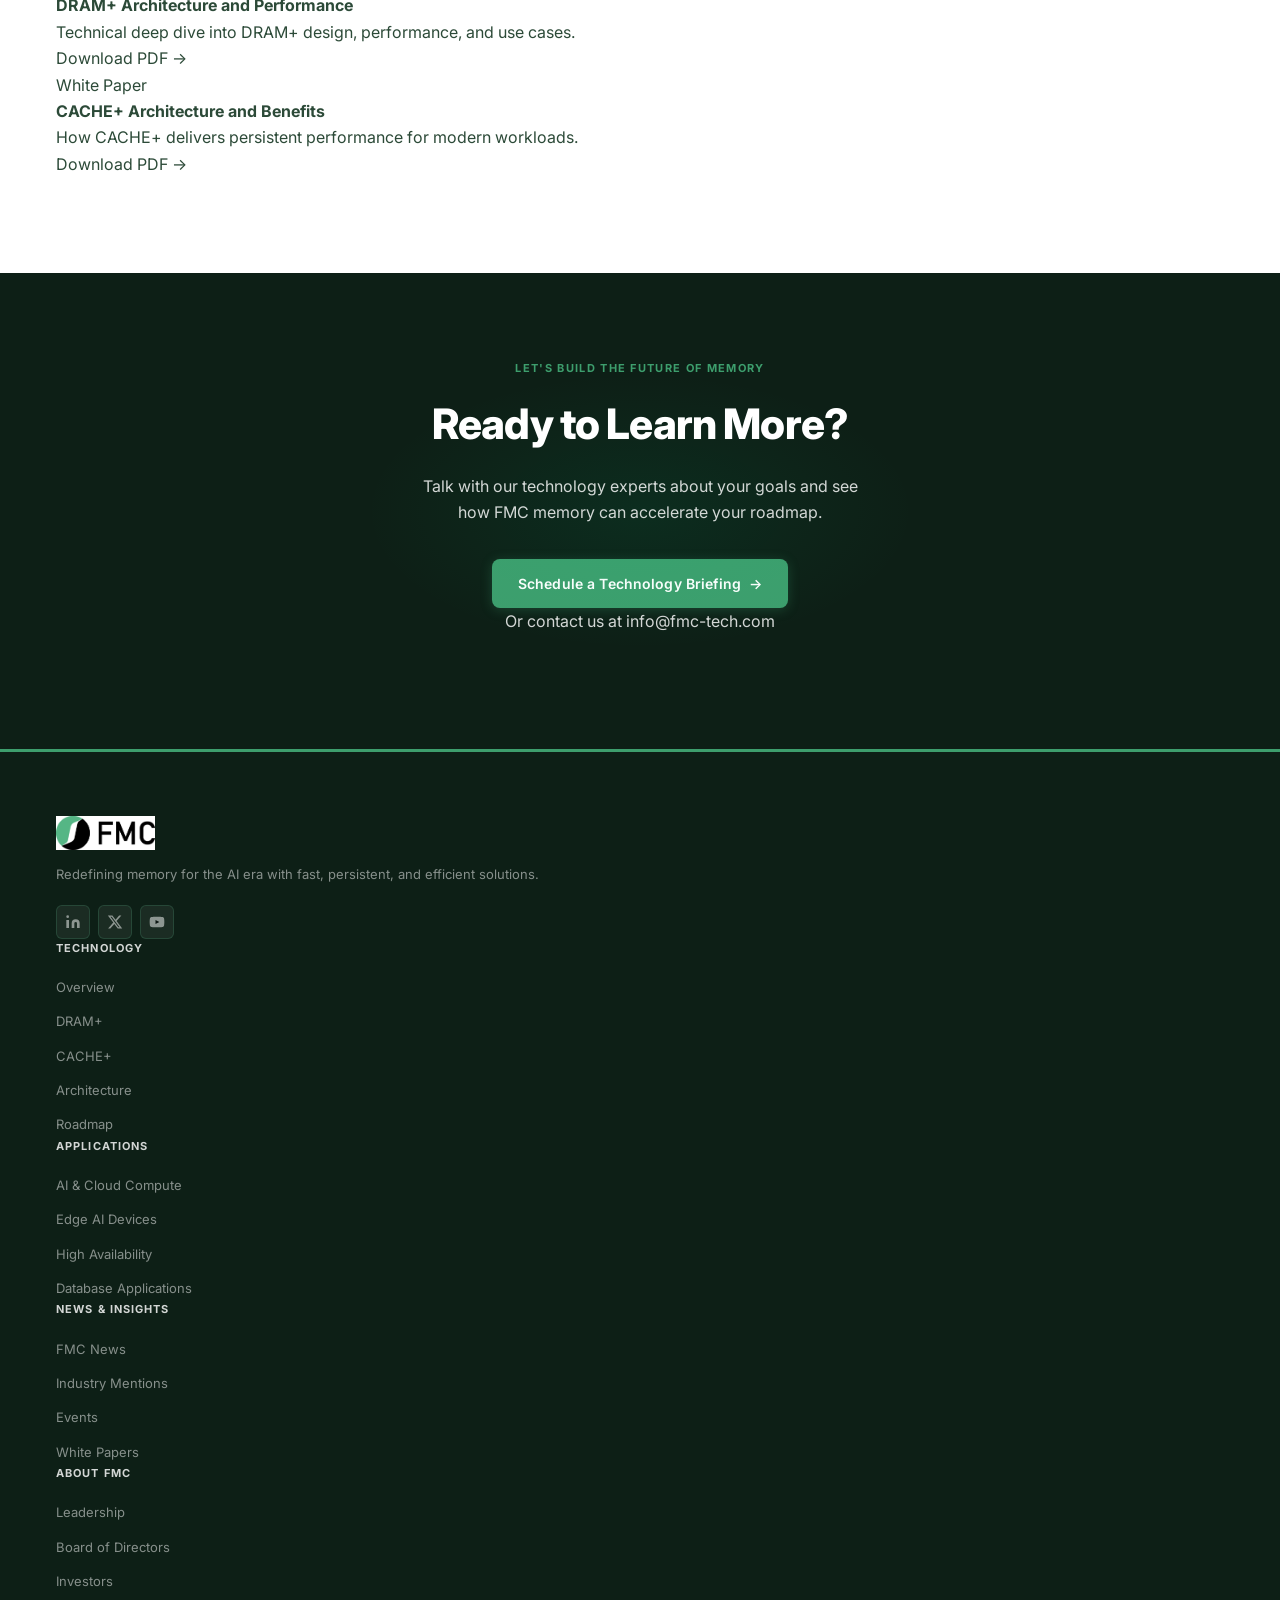
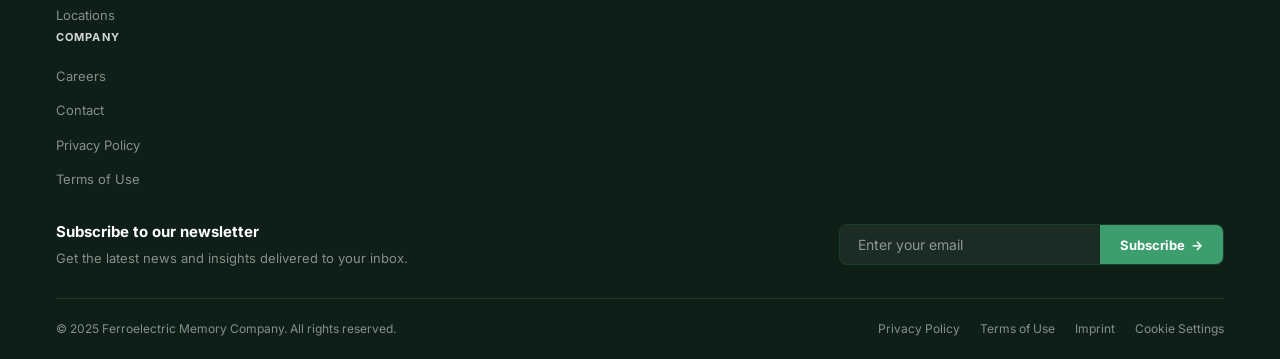
<file: technology.html>
<!DOCTYPE html>
<html lang="en">
<head>
  <meta charset="UTF-8">
  <meta name="viewport" content="width=device-width, initial-scale=1.0">
  <title>Technology — FMC</title>
  <link rel="preconnect" href="https://fonts.googleapis.com">
  <link href="https://fonts.googleapis.com/css2?family=Inter:wght@400;500;600;700;800&display=swap" rel="stylesheet">
  <link rel="stylesheet" href="css/styles.css">
</head>
<body>

<header class="site-header">
  <div class="container">
    <a href="index.html" class="logo"><img src="img/fmc-logo.png" alt="FMC" height="36"></a>
    <nav class="main-nav">
      <ul class="nav-links">
        <li class="nav-item"><a href="technology.html" class="nav-link active">Technology</a></li>
        <li class="nav-item"><a href="index.html#applications" class="nav-link">Applications</a></li>
        <li class="nav-item"><a href="news.html" class="nav-link">News &amp; Insights</a></li>
        <li class="nav-item"><a href="about.html" class="nav-link">About FMC</a></li>
        <li class="nav-item"><a href="careers.html" class="nav-link">Careers</a></li>
        <li class="nav-item"><a href="contact.html" class="nav-link">Contact</a></li>
      </ul>
      <div class="nav-actions">
        <a href="contact.html" class="btn btn-outline" style="padding:9px 18px;font-size:13px;">Schedule a Technology Briefing</a>
      </div>
    </nav>
    <button class="mobile-toggle" aria-label="Open menu" aria-expanded="false">
      <svg width="24" height="24" viewBox="0 0 24 24" fill="none" stroke="currentColor" stroke-width="2"><line x1="3" y1="6" x2="21" y2="6"/><line x1="3" y1="12" x2="21" y2="12"/><line x1="3" y1="18" x2="21" y2="18"/></svg>
    </button>
  </div>
</header>
<div class="mobile-menu">
  <a href="index.html" class="mobile-nav-link">Home</a>
  <a href="technology.html" class="mobile-nav-link">Technology</a>
  <a href="news.html" class="mobile-nav-link">News &amp; Insights</a>
  <a href="about.html" class="mobile-nav-link">About FMC</a>
  <a href="careers.html" class="mobile-nav-link">Careers</a>
  <a href="contact.html" class="mobile-nav-link">Contact</a>
</div>

<!-- HERO -->
<section class="page-hero">
  <div class="page-hero-bg"></div>
  <div class="container">
    <span class="eyebrow">Technology</span>
    <h1>How FMC Memory Works</h1>
    <p class="accent" style="font-size:18px;font-weight:600;margin-bottom:12px;opacity:1;">Persistent. Fast. Efficient.</p>
    <p>FMC™ is advancing memory with ferroelectric (FeFET) technology—combining the speed of DRAM with the persistence of NAND, using a simple, scalable 1T1C cell architecture.</p>
    <div class="hero-btns">
      <a href="#solutions" class="btn btn-primary">Explore DRAM+ &amp; CACHE+ <span class="arrow">→</span></a>
      <a href="#architecture" class="btn btn-outline">View Architecture <span class="arrow">→</span></a>
    </div>
  </div>
</section>

<!-- KEY BENEFITS -->
<section class="section key-benefits" id="benefits">
  <div class="container">
    <div style="text-align:center;max-width:600px;margin:0 auto 8px;">
      <span class="eyebrow">Key Benefits</span>
      <h2>Breakthrough Memory. Real-World Impact.</h2>
      <p style="margin-top:12px;">FMC memory delivers the performance, persistence, and efficiency modern workloads demand.</p>
    </div>
    <div class="benefits-grid">
      <div class="benefit-card">
        <svg class="benefit-icon" viewBox="0 0 24 24" fill="none" stroke="currentColor" stroke-width="1.5"><circle cx="12" cy="12" r="10"/><polyline points="12 6 12 12 16 14"/></svg>
        <h4>DRAM-Class Speed</h4>
        <p>Nanosecond access with high bandwidth and low latency for real-time workloads.</p>
      </div>
      <div class="benefit-card">
        <svg class="benefit-icon" viewBox="0 0 24 24" fill="none" stroke="currentColor" stroke-width="1.5"><path d="M20.84 4.61a5.5 5.5 0 0 0-7.78 0L12 5.67l-1.06-1.06a5.5 5.5 0 0 0-7.78 7.78l1.06 1.06L12 21.23l7.78-7.78 1.06-1.06a5.5 5.5 0 0 0 0-7.78z"/></svg>
        <h4>Persistent by Design</h4>
        <p>Data is retained at power-off with no refresh—simplifying systems and reducing risk.</p>
      </div>
      <div class="benefit-card">
        <svg class="benefit-icon" viewBox="0 0 24 24" fill="none" stroke="currentColor" stroke-width="1.5"><path d="M12 2a10 10 0 1 0 0 20A10 10 0 0 0 12 2z"/><path d="M12 6v6l4 2"/></svg>
        <h4>Energy Efficient</h4>
        <p>Lower power per bit at both active and idle—improving efficiency at scale.</p>
      </div>
      <div class="benefit-card">
        <svg class="benefit-icon" viewBox="0 0 24 24" fill="none" stroke="currentColor" stroke-width="1.5"><rect x="2" y="7" width="20" height="14" rx="2"/><path d="M16 3h-8a2 2 0 0 0-2 2v2h12V5a2 2 0 0 0-2-2z"/></svg>
        <h4>Manufacturing Ready</h4>
        <p>Built on a simple 1T1C cell and standard CMOS processes for easy integration and scale.</p>
      </div>
    </div>
  </div>
</section>

<!-- ARCHITECTURE -->
<section class="section arch-section" id="architecture">
  <div class="container">
    <span class="eyebrow">Technology Architecture</span>
    <div class="arch-grid">
      <div>
        <h2>Simple Cell.<br>Powerful Results.</h2>
        <p style="margin:16px 0;">FMC's ferroelectric 1T1C cell stores data in the electric polarization of a ferroelectric material—enabling non-volatility with DRAM-like performance.</p>
        <div class="arch-checklist">
          <div class="check-item">
            <svg class="check-icon" viewBox="0 0 24 24" fill="none" stroke="currentColor" stroke-width="2.5"><polyline points="20 6 9 17 4 12"/></svg>
            No refresh required
          </div>
          <div class="check-item">
            <svg class="check-icon" viewBox="0 0 24 24" fill="none" stroke="currentColor" stroke-width="2.5"><polyline points="20 6 9 17 4 12"/></svg>
            Endurance &gt; 10<sup>12</sup> cycles
          </div>
          <div class="check-item">
            <svg class="check-icon" viewBox="0 0 24 24" fill="none" stroke="currentColor" stroke-width="2.5"><polyline points="20 6 9 17 4 12"/></svg>
            CMOS compatible
          </div>
        </div>
      </div>
      <div class="arch-diagram" aria-label="1T1C FE Cell diagram">
        <div style="width:100%;">
          <div style="text-align:center;font-size:11px;font-weight:700;letter-spacing:0.1em;text-transform:uppercase;color:var(--green-primary);margin-bottom:20px;">1T1C FE CELL</div>
          <div class="arch-diagram-inner">
            <div class="arch-layer" style="--fill:90%"><span>Top Electrode</span></div>
            <div class="arch-layer highlight" style="--fill:100%">
              <span style="color:var(--green-light);">● Ferroelectric Layer (FE CAP)</span>
            </div>
            <div class="arch-layer" style="--fill:90%"><span>Bottom Electrode</span></div>
            <div style="height:16px;"></div>
            <div class="arch-layer" style="--fill:60%"><span>WL — Wordline</span></div>
            <div class="arch-layer highlight" style="--fill:80%"><span style="color:var(--green-light);">BL — Bitline</span></div>
          </div>
          <p style="font-size:12px;text-align:center;margin-top:16px;opacity:0.5;">Simplified 1T1C Ferroelectric Cell Architecture</p>
        </div>
      </div>
    </div>
  </div>
</section>

<!-- SOLUTIONS -->
<section class="section tech-section" id="solutions">
  <div class="container">
    <div style="text-align:center;margin-bottom:8px;">
      <span class="eyebrow">Our Technology Solutions</span>
      <h2>Built for Performance. Designed for Impact.</h2>
    </div>
    <div class="tech-grid">
      <div class="tech-card">
        <div class="tech-card-icon">
          <svg width="28" height="28" viewBox="0 0 24 24" fill="none" stroke="#56B686" stroke-width="1.5"><rect x="2" y="4" width="20" height="16" rx="2"/><line x1="2" y1="10" x2="22" y2="10"/></svg>
        </div>
        <h3>DRAM+</h3>
        <span class="accent">Persistent Memory Modules</span>
        <p>Combines the speed of DRAM with data retention for AI training, industrial real-time systems, and low-power applications.</p>
        <div class="tags">
          <span class="tag">High Bandwidth</span>
          <span class="tag">Low Latency</span>
          <span class="tag">Persistent</span>
        </div>
        <a href="#" class="btn-ghost">Learn more <span class="arrow">→</span></a>
      </div>
      <div class="tech-card">
        <div class="tech-card-icon">
          <svg width="28" height="28" viewBox="0 0 24 24" fill="none" stroke="#56B686" stroke-width="1.5"><ellipse cx="12" cy="5" rx="9" ry="3"/><path d="M21 12c0 1.66-4 3-9 3s-9-1.34-9-3"/><path d="M3 5v14c0 1.66 4 3 9 3s9-1.34 9-3V5"/></svg>
        </div>
        <h3>CACHE+</h3>
        <span class="accent">Persistent Cache Chiplets</span>
        <p>Persistent cache for performance with high-density persistent cache for edge, cloud, and heterogeneous architectures.</p>
        <div class="tags">
          <span class="tag">High Density</span>
          <span class="tag">Low Power</span>
          <span class="tag">Non-Volatile</span>
        </div>
        <a href="#" class="btn-ghost">Learn more <span class="arrow">→</span></a>
      </div>
    </div>
  </div>
</section>

<!-- RESOURCES -->
<section class="section resources-section" id="resources">
  <div class="container">
    <div class="resources-grid">
      <div class="resource-intro">
        <span class="eyebrow" style="color:var(--green-primary);">Resources</span>
        <h2 style="color:#0B1511;font-size:28px;">Explore Our Research</h2>
        <p style="color:#5a6e62;margin:12px 0 20px;">In-depth papers and technical insights on FMC technology, architecture, and roadmap.</p>
        <a href="news.html" class="btn btn-outline" style="border-color:#c8d8cc;color:#0B1511;">View All Resources <span class="arrow">→</span></a>
      </div>
      <div class="resource-card">
        <span class="resource-tag">White Paper</span>
        <h4>FMC Technology Overview</h4>
        <p>An introduction to FMC's ferroelectric memory technology.</p>
        <a href="#" class="resource-link">Download PDF <span class="arrow">→</span></a>
      </div>
      <div class="resource-card">
        <span class="resource-tag">White Paper</span>
        <h4>DRAM+ Architecture and Performance</h4>
        <p>Technical deep dive into DRAM+ design, performance, and use cases.</p>
        <a href="#" class="resource-link">Download PDF <span class="arrow">→</span></a>
      </div>
      <div class="resource-card">
        <span class="resource-tag">White Paper</span>
        <h4>CACHE+ Architecture and Benefits</h4>
        <p>How CACHE+ delivers persistent performance for modern workloads.</p>
        <a href="#" class="resource-link">Download PDF <span class="arrow">→</span></a>
      </div>
    </div>
  </div>
</section>

<!-- CTA BAND -->
<section class="cta-band">
  <div class="container">
    <span class="eyebrow">Let's Build the Future of Memory</span>
    <h2>Ready to Learn More?</h2>
    <p>Talk with our technology experts about your goals and see how FMC memory can accelerate your roadmap.</p>
    <div class="cta-btns">
      <a href="contact.html" class="btn btn-primary">Schedule a Technology Briefing <span class="arrow">→</span></a>
    </div>
    <p class="cta-email">Or contact us at <a href="mailto:info@fmc-tech.com">info@fmc-tech.com</a></p>
  </div>
</section>

<!-- FOOTER -->
<footer class="site-footer">
  <div class="container">
    <div class="footer-top">
      <div class="footer-brand">
        <a href="index.html" class="logo"><img src="img/fmc-logo.png" alt="FMC" height="36"></a>
        <p>Redefining memory for the AI era with fast, persistent, and efficient solutions.</p>
        <div class="footer-socials">
          <a href="#" class="social-btn" aria-label="LinkedIn"><svg width="16" height="16" viewBox="0 0 24 24" fill="currentColor"><path d="M16 8a6 6 0 0 1 6 6v7h-4v-7a2 2 0 0 0-2-2 2 2 0 0 0-2 2v7h-4v-7a6 6 0 0 1 6-6z"/><rect x="2" y="9" width="4" height="12"/><circle cx="4" cy="4" r="2"/></svg></a>
          <a href="#" class="social-btn" aria-label="X"><svg width="16" height="16" viewBox="0 0 24 24" fill="currentColor"><path d="M18.244 2.25h3.308l-7.227 8.26 8.502 11.24H16.17l-5.214-6.817L4.99 21.75H1.68l7.73-8.835L1.254 2.25H8.08l4.713 6.231zm-1.161 17.52h1.833L7.084 4.126H5.117z"/></svg></a>
          <a href="#" class="social-btn" aria-label="YouTube"><svg width="16" height="16" viewBox="0 0 24 24" fill="currentColor"><path d="M22.54 6.42a2.78 2.78 0 0 0-1.95-1.96C18.88 4 12 4 12 4s-6.88 0-8.59.46a2.78 2.78 0 0 0-1.95 1.96A29 29 0 0 0 1 12a29 29 0 0 0 .46 5.58A2.78 2.78 0 0 0 3.41 19.54C5.12 20 12 20 12 20s6.88 0 8.59-.46a2.78 2.78 0 0 0 1.95-1.96A29 29 0 0 0 23 12a29 29 0 0 0-.46-5.58z"/><polygon points="9.75 15.02 15.5 12 9.75 8.98 9.75 15.02" fill="#0B1511"/></svg></a>
        </div>
      </div>
      <div class="footer-col"><h6>Technology</h6><ul><li><a href="technology.html">Overview</a></li><li><a href="technology.html">DRAM+</a></li><li><a href="technology.html">CACHE+</a></li><li><a href="technology.html">Architecture</a></li><li><a href="technology.html">Roadmap</a></li></ul></div>
      <div class="footer-col"><h6>Applications</h6><ul><li><a href="#">AI &amp; Cloud Compute</a></li><li><a href="#">Edge AI Devices</a></li><li><a href="#">High Availability</a></li><li><a href="#">Database Applications</a></li></ul></div>
      <div class="footer-col"><h6>News &amp; Insights</h6><ul><li><a href="news.html">FMC News</a></li><li><a href="news.html">Industry Mentions</a></li><li><a href="news.html">Events</a></li><li><a href="news.html">White Papers</a></li></ul></div>
      <div class="footer-col"><h6>About FMC</h6><ul><li><a href="about.html">Leadership</a></li><li><a href="about.html">Board of Directors</a></li><li><a href="about.html">Investors</a></li><li><a href="about.html">Locations</a></li></ul></div>
      <div class="footer-col"><h6>Company</h6><ul><li><a href="careers.html">Careers</a></li><li><a href="contact.html">Contact</a></li><li><a href="#">Privacy Policy</a></li><li><a href="#">Terms of Use</a></li></ul></div>
    </div>
    <div class="footer-newsletter">
      <div class="newsletter-text"><h5>Subscribe to our newsletter</h5><p>Get the latest news and insights delivered to your inbox.</p></div>
      <div class="newsletter-form"><input type="email" class="newsletter-input" placeholder="Enter your email"><button class="newsletter-btn">Subscribe <span class="arrow">→</span></button></div>
    </div>
    <div class="footer-bottom">
      <p>© 2025 Ferroelectric Memory Company. All rights reserved.</p>
      <div class="footer-legal"><a href="#">Privacy Policy</a><a href="#">Terms of Use</a><a href="#">Imprint</a><a href="#">Cookie Settings</a></div>
    </div>
  </div>
</footer>
<script src="js/main.js"></script>
</body>
</html>
</file>
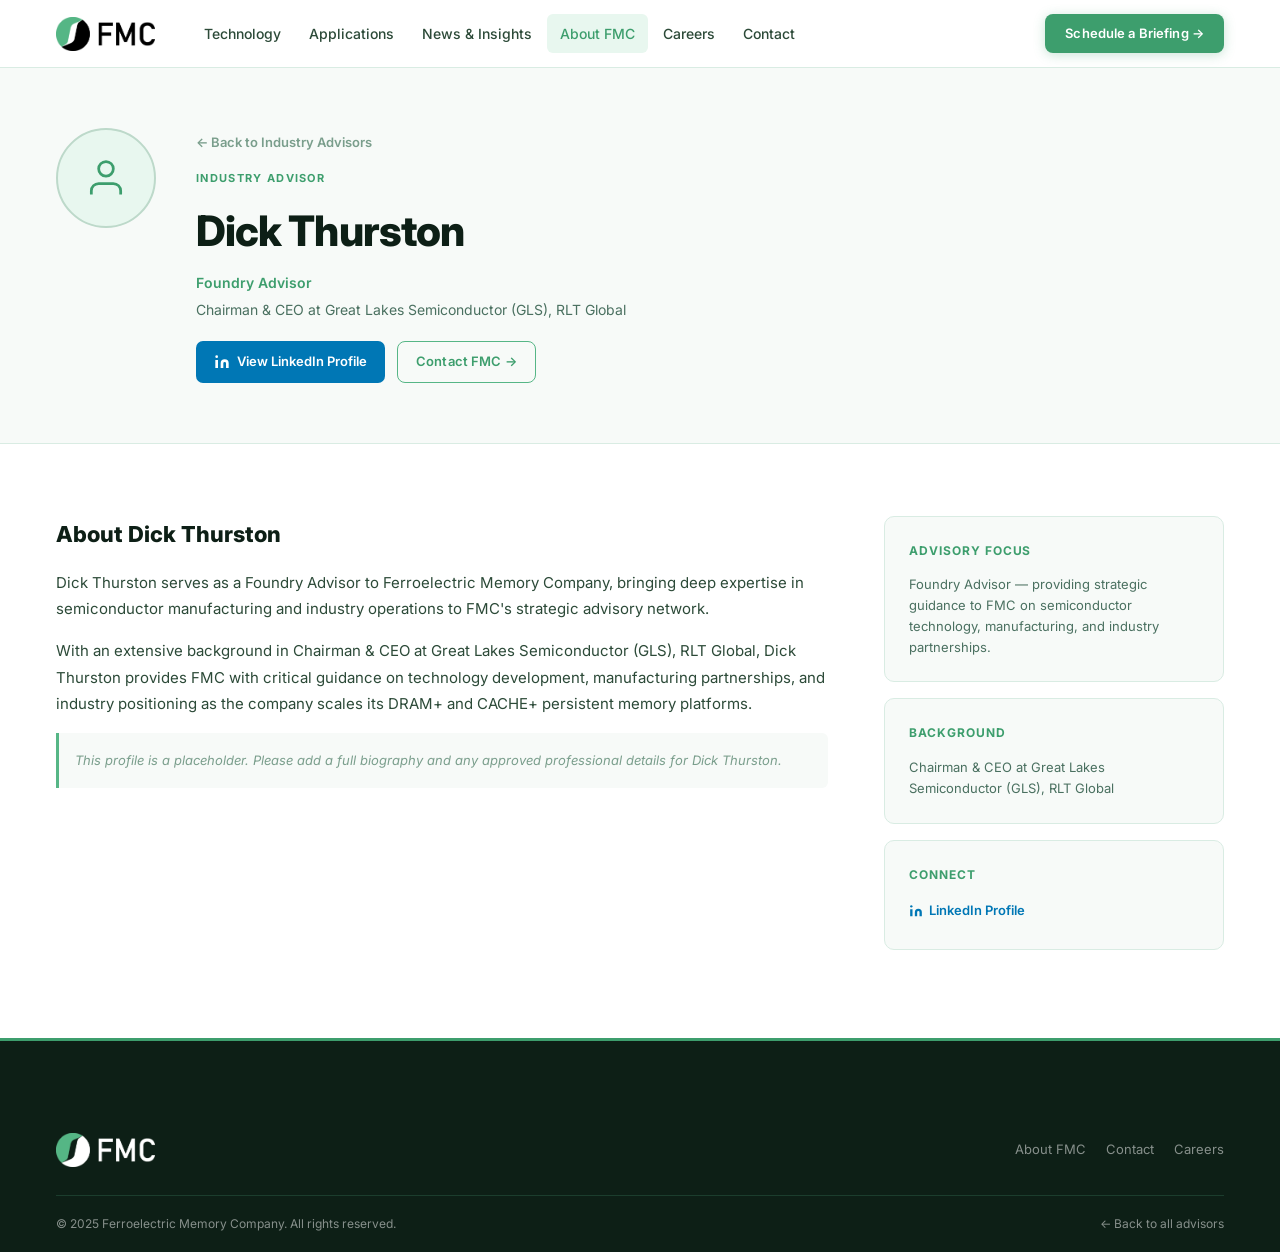
<file: advisors/dick-thurston.html>
<!DOCTYPE html>
<html lang="en">
<head>
  <meta charset="UTF-8">
  <meta name="viewport" content="width=device-width, initial-scale=1.0">
  <title>Dick Thurston — Industry Advisor — FMC</title>
  <link rel="preconnect" href="https://fonts.googleapis.com">
  <link href="https://fonts.googleapis.com/css2?family=Inter:wght@400;500;600;700;800&display=swap" rel="stylesheet">
  <link rel="stylesheet" href="../css/styles.css">
  <style>
    body { background: var(--bg-white); }
    .advisor-profile-hero {
      padding: calc(var(--nav-h) + 60px) 0 60px;
      background: var(--bg-off-white);
      border-bottom: 1px solid var(--border-light);
    }
    .advisor-profile-inner {
      display: grid; grid-template-columns: auto 1fr; gap: 40px; align-items: start;
    }
    .advisor-profile-avatar {
      width: 100px; height: 100px; border-radius: 50%;
      background: var(--green-tint); border: 2px solid var(--border-mid);
      display: flex; align-items: center; justify-content: center;
      color: var(--green-deep); flex-shrink: 0;
    }
    .advisor-profile-meta .back-link {
      font-size: 13px; font-weight: 600; color: var(--text-muted);
      display: inline-flex; align-items: center; gap: 5px;
      margin-bottom: 16px; transition: color 0.15s;
    }
    .advisor-profile-meta .back-link:hover { color: var(--green-deep); }
    .advisor-profile-meta .eyebrow { display: block; margin-bottom: 8px; }
    .advisor-profile-meta h1 {
      font-size: clamp(28px, 4vw, 42px); font-weight: 800;
      color: var(--text-dark); letter-spacing: -0.022em; margin-bottom: 6px;
    }
    .advisor-profile-meta .adv-role-label {
      font-size: 14px; color: var(--green-deep); font-weight: 600; margin-bottom: 4px; display: block;
    }
    .advisor-profile-meta .adv-background {
      font-size: 14px; color: var(--text-mid); margin-bottom: 20px;
    }
    .advisor-profile-meta .profile-links { display: flex; gap: 12px; flex-wrap: wrap; }
    .profile-linkedin-btn {
      display: inline-flex; align-items: center; gap: 7px;
      font-size: 13px; font-weight: 600; color: #fff;
      background: #0077b5; border-radius: 7px; padding: 9px 18px;
      transition: background 0.2s;
    }
    .profile-linkedin-btn:hover { background: #005f91; }
    .advisor-body { padding: 72px 0; background: var(--bg-white); }
    .advisor-body-grid { display: grid; grid-template-columns: 1fr 340px; gap: 56px; align-items: start; }
    .advisor-bio h2 { font-size: 22px; font-weight: 800; color: var(--text-dark); margin-bottom: 18px; }
    .advisor-bio p { font-size: 15px; color: var(--text-body); line-height: 1.75; margin-bottom: 16px; }
    .advisor-sidebar-card {
      background: var(--bg-off-white); border: 1px solid var(--border-light);
      border-radius: var(--radius); padding: 24px; margin-bottom: 16px;
    }
    .advisor-sidebar-card h4 { font-size: 12px; font-weight: 700; color: var(--green-deep); text-transform: uppercase; letter-spacing: 0.08em; margin-bottom: 14px; }
    .advisor-sidebar-card p { font-size: 13px; color: var(--text-mid); line-height: 1.6; }
    @media (max-width: 768px) {
      .advisor-profile-inner { grid-template-columns: 1fr; }
      .advisor-body-grid { grid-template-columns: 1fr; }
    }
  </style>
</head>
<body>
<header class="site-header" id="siteHeader">
  <div class="container">
    <a href="../index.html" class="logo"><img src="../img/fmc-logo.png" alt="FMC" height="34"></a>
    <nav class="main-nav">
      <ul class="nav-links">
        <li class="nav-item"><a href="../technology.html" class="nav-link">Technology</a></li>
        <li class="nav-item"><a href="../index.html#applications" class="nav-link">Applications</a></li>
        <li class="nav-item"><a href="../news.html" class="nav-link">News &amp; Insights</a></li>
        <li class="nav-item"><a href="../about.html" class="nav-link nav-active">About FMC</a></li>
        <li class="nav-item"><a href="../careers.html" class="nav-link">Careers</a></li>
        <li class="nav-item"><a href="../contact.html" class="nav-link">Contact</a></li>
      </ul>
      <div class="nav-actions">
        <a href="../contact.html" class="btn btn-primary" style="padding:9px 20px;font-size:13px;">Schedule a Briefing →</a>
      </div>
    </nav>
    <button class="mobile-toggle" aria-label="Open menu">
      <svg width="22" height="22" viewBox="0 0 24 24" fill="none" stroke="currentColor" stroke-width="2"><line x1="3" y1="6" x2="21" y2="6"/><line x1="3" y1="12" x2="21" y2="12"/><line x1="3" y1="18" x2="21" y2="18"/></svg>
    </button>
  </div>
</header>

<section class="advisor-profile-hero">
  <div class="container">
    <div class="advisor-profile-inner">
      <div class="advisor-profile-avatar">
        <svg width="44" height="44" viewBox="0 0 24 24" fill="none" stroke="currentColor" stroke-width="1.5"><path d="M20 21v-2a4 4 0 0 0-4-4H8a4 4 0 0 0-4 4v2"/><circle cx="12" cy="7" r="4"/></svg>
      </div>
      <div class="advisor-profile-meta">
        <a href="../about.html#advisors" class="back-link">← Back to Industry Advisors</a>
        <span class="eyebrow">Industry Advisor</span>
        <h1>Dick Thurston</h1>
        <span class="adv-role-label">Foundry Advisor</span>
        <p class="adv-background">Chairman &amp; CEO at Great Lakes Semiconductor (GLS), RLT Global</p>
        <div class="profile-links">
          <!-- LINKEDIN: Replace the href below with Dick Thurston's LinkedIn profile URL -->
          <a href="https://www.linkedin.com/in/DICK-THURSTON-LINKEDIN-URL" target="_blank" rel="noopener" class="profile-linkedin-btn">
            <svg width="16" height="16" viewBox="0 0 24 24" fill="currentColor"><path d="M16 8a6 6 0 0 1 6 6v7h-4v-7a2 2 0 0 0-2-2 2 2 0 0 0-2 2v7h-4v-7a6 6 0 0 1 6-6z"/><rect x="2" y="9" width="4" height="12"/><circle cx="4" cy="4" r="2"/></svg>
            View LinkedIn Profile
          </a>
          <a href="../contact.html" class="btn btn-outline" style="padding:9px 18px;font-size:13px;">Contact FMC →</a>
        </div>
      </div>
    </div>
  </div>
</section>

<section class="advisor-body">
  <div class="container">
    <div class="advisor-body-grid">
      <div class="advisor-bio">
        <h2>About Dick Thurston</h2>
        <p>Dick Thurston serves as a Foundry Advisor to Ferroelectric Memory Company, bringing deep expertise in semiconductor manufacturing and industry operations to FMC's strategic advisory network.</p>
        <p>With an extensive background in Chairman &amp; CEO at Great Lakes Semiconductor (GLS), RLT Global, Dick Thurston provides FMC with critical guidance on technology development, manufacturing partnerships, and industry positioning as the company scales its DRAM+ and CACHE+ persistent memory platforms.</p>
        <p style="color:var(--text-muted);font-size:13px;font-style:italic;padding:16px;background:var(--bg-off-white);border-left:3px solid var(--green-primary);border-radius:0 6px 6px 0;">
          This profile is a placeholder. Please add a full biography and any approved professional details for Dick Thurston.
        </p>
      </div>
      <div>
        <div class="advisor-sidebar-card">
          <h4>Advisory Focus</h4>
          <p>Foundry Advisor — providing strategic guidance to FMC on semiconductor technology, manufacturing, and industry partnerships.</p>
        </div>
        <div class="advisor-sidebar-card">
          <h4>Background</h4>
          <p>Chairman &amp; CEO at Great Lakes Semiconductor (GLS), RLT Global</p>
        </div>
        <div class="advisor-sidebar-card">
          <h4>Connect</h4>
          <!-- LINKEDIN: Replace href below with Dick Thurston's LinkedIn URL -->
          <a href="https://www.linkedin.com/in/DICK-THURSTON-LINKEDIN-URL" target="_blank" rel="noopener" style="display:inline-flex;align-items:center;gap:6px;font-size:13px;font-weight:600;color:#0077b5;">
            <svg width="14" height="14" viewBox="0 0 24 24" fill="currentColor"><path d="M16 8a6 6 0 0 1 6 6v7h-4v-7a2 2 0 0 0-2-2 2 2 0 0 0-2 2v7h-4v-7a6 6 0 0 1 6-6z"/><rect x="2" y="9" width="4" height="12"/><circle cx="4" cy="4" r="2"/></svg>
            LinkedIn Profile
          </a>
        </div>
      </div>
    </div>
  </div>
</section>

<footer class="site-footer">
  <div class="container">
    <div style="padding:28px 0;border-bottom:1px solid var(--border-dark);display:flex;align-items:center;justify-content:space-between;">
      <a href="../index.html" class="logo"><img src="../img/fmc-logo-white.png" alt="FMC" height="30"></a>
      <div style="display:flex;gap:20px;">
        <a href="../about.html" style="font-size:13px;color:var(--text-white-50);transition:color 0.15s;" onmouseover="this.style.color='var(--green-primary)'" onmouseout="this.style.color='var(--text-white-50)'">About FMC</a>
        <a href="../contact.html" style="font-size:13px;color:var(--text-white-50);transition:color 0.15s;" onmouseover="this.style.color='var(--green-primary)'" onmouseout="this.style.color='var(--text-white-50)'">Contact</a>
        <a href="../careers.html" style="font-size:13px;color:var(--text-white-50);transition:color 0.15s;" onmouseover="this.style.color='var(--green-primary)'" onmouseout="this.style.color='var(--text-white-50)'">Careers</a>
      </div>
    </div>
    <div style="padding:18px 0;display:flex;align-items:center;justify-content:space-between;">
      <p style="font-size:12px;color:var(--text-white-50);">© 2025 Ferroelectric Memory Company. All rights reserved.</p>
      <a href="../about.html#advisors" style="font-size:12px;color:var(--text-white-50);">← Back to all advisors</a>
    </div>
  </div>
</footer>
<script>
  window.addEventListener('scroll', () => { document.getElementById('siteHeader').classList.toggle('scrolled', window.scrollY > 40); });
</script>
</body>
</html>
</file>
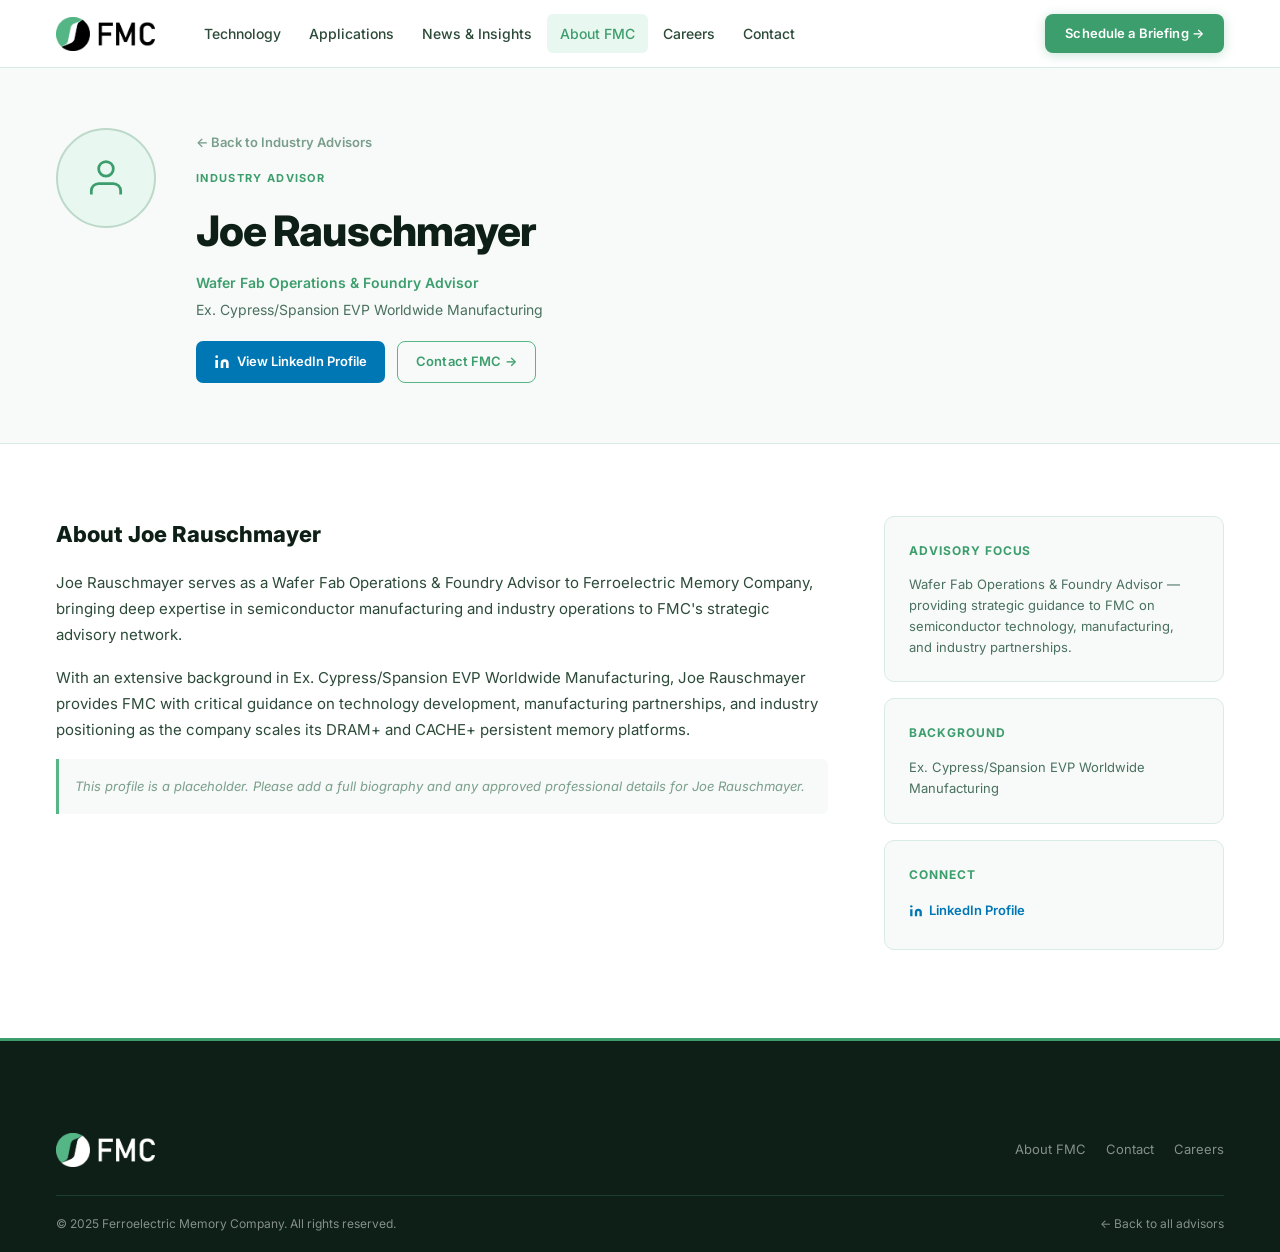
<file: advisors/joe-rauschmayer.html>
<!DOCTYPE html>
<html lang="en">
<head>
  <meta charset="UTF-8">
  <meta name="viewport" content="width=device-width, initial-scale=1.0">
  <title>Joe Rauschmayer — Industry Advisor — FMC</title>
  <link rel="preconnect" href="https://fonts.googleapis.com">
  <link href="https://fonts.googleapis.com/css2?family=Inter:wght@400;500;600;700;800&display=swap" rel="stylesheet">
  <link rel="stylesheet" href="../css/styles.css">
  <style>
    body { background: var(--bg-white); }
    .advisor-profile-hero {
      padding: calc(var(--nav-h) + 60px) 0 60px;
      background: var(--bg-off-white);
      border-bottom: 1px solid var(--border-light);
    }
    .advisor-profile-inner {
      display: grid; grid-template-columns: auto 1fr; gap: 40px; align-items: start;
    }
    .advisor-profile-avatar {
      width: 100px; height: 100px; border-radius: 50%;
      background: var(--green-tint); border: 2px solid var(--border-mid);
      display: flex; align-items: center; justify-content: center;
      color: var(--green-deep); flex-shrink: 0;
    }
    .advisor-profile-meta .back-link {
      font-size: 13px; font-weight: 600; color: var(--text-muted);
      display: inline-flex; align-items: center; gap: 5px;
      margin-bottom: 16px; transition: color 0.15s;
    }
    .advisor-profile-meta .back-link:hover { color: var(--green-deep); }
    .advisor-profile-meta .eyebrow { display: block; margin-bottom: 8px; }
    .advisor-profile-meta h1 {
      font-size: clamp(28px, 4vw, 42px); font-weight: 800;
      color: var(--text-dark); letter-spacing: -0.022em; margin-bottom: 6px;
    }
    .advisor-profile-meta .adv-role-label {
      font-size: 14px; color: var(--green-deep); font-weight: 600; margin-bottom: 4px; display: block;
    }
    .advisor-profile-meta .adv-background {
      font-size: 14px; color: var(--text-mid); margin-bottom: 20px;
    }
    .advisor-profile-meta .profile-links { display: flex; gap: 12px; flex-wrap: wrap; }
    .profile-linkedin-btn {
      display: inline-flex; align-items: center; gap: 7px;
      font-size: 13px; font-weight: 600; color: #fff;
      background: #0077b5; border-radius: 7px; padding: 9px 18px;
      transition: background 0.2s;
    }
    .profile-linkedin-btn:hover { background: #005f91; }
    .advisor-body { padding: 72px 0; background: var(--bg-white); }
    .advisor-body-grid { display: grid; grid-template-columns: 1fr 340px; gap: 56px; align-items: start; }
    .advisor-bio h2 { font-size: 22px; font-weight: 800; color: var(--text-dark); margin-bottom: 18px; }
    .advisor-bio p { font-size: 15px; color: var(--text-body); line-height: 1.75; margin-bottom: 16px; }
    .advisor-sidebar-card {
      background: var(--bg-off-white); border: 1px solid var(--border-light);
      border-radius: var(--radius); padding: 24px; margin-bottom: 16px;
    }
    .advisor-sidebar-card h4 { font-size: 12px; font-weight: 700; color: var(--green-deep); text-transform: uppercase; letter-spacing: 0.08em; margin-bottom: 14px; }
    .advisor-sidebar-card p { font-size: 13px; color: var(--text-mid); line-height: 1.6; }
    @media (max-width: 768px) {
      .advisor-profile-inner { grid-template-columns: 1fr; }
      .advisor-body-grid { grid-template-columns: 1fr; }
    }
  </style>
</head>
<body>
<header class="site-header" id="siteHeader">
  <div class="container">
    <a href="../index.html" class="logo"><img src="../img/fmc-logo.png" alt="FMC" height="34"></a>
    <nav class="main-nav">
      <ul class="nav-links">
        <li class="nav-item"><a href="../technology.html" class="nav-link">Technology</a></li>
        <li class="nav-item"><a href="../index.html#applications" class="nav-link">Applications</a></li>
        <li class="nav-item"><a href="../news.html" class="nav-link">News &amp; Insights</a></li>
        <li class="nav-item"><a href="../about.html" class="nav-link nav-active">About FMC</a></li>
        <li class="nav-item"><a href="../careers.html" class="nav-link">Careers</a></li>
        <li class="nav-item"><a href="../contact.html" class="nav-link">Contact</a></li>
      </ul>
      <div class="nav-actions">
        <a href="../contact.html" class="btn btn-primary" style="padding:9px 20px;font-size:13px;">Schedule a Briefing →</a>
      </div>
    </nav>
    <button class="mobile-toggle" aria-label="Open menu">
      <svg width="22" height="22" viewBox="0 0 24 24" fill="none" stroke="currentColor" stroke-width="2"><line x1="3" y1="6" x2="21" y2="6"/><line x1="3" y1="12" x2="21" y2="12"/><line x1="3" y1="18" x2="21" y2="18"/></svg>
    </button>
  </div>
</header>

<section class="advisor-profile-hero">
  <div class="container">
    <div class="advisor-profile-inner">
      <div class="advisor-profile-avatar">
        <svg width="44" height="44" viewBox="0 0 24 24" fill="none" stroke="currentColor" stroke-width="1.5"><path d="M20 21v-2a4 4 0 0 0-4-4H8a4 4 0 0 0-4 4v2"/><circle cx="12" cy="7" r="4"/></svg>
      </div>
      <div class="advisor-profile-meta">
        <a href="../about.html#advisors" class="back-link">← Back to Industry Advisors</a>
        <span class="eyebrow">Industry Advisor</span>
        <h1>Joe Rauschmayer</h1>
        <span class="adv-role-label">Wafer Fab Operations &amp; Foundry Advisor</span>
        <p class="adv-background">Ex. Cypress/Spansion EVP Worldwide Manufacturing</p>
        <div class="profile-links">
          <!-- LINKEDIN: Replace the href below with Joe Rauschmayer's LinkedIn profile URL -->
          <a href="https://www.linkedin.com/in/JOE-RAUSCHMAYER-LINKEDIN-URL" target="_blank" rel="noopener" class="profile-linkedin-btn">
            <svg width="16" height="16" viewBox="0 0 24 24" fill="currentColor"><path d="M16 8a6 6 0 0 1 6 6v7h-4v-7a2 2 0 0 0-2-2 2 2 0 0 0-2 2v7h-4v-7a6 6 0 0 1 6-6z"/><rect x="2" y="9" width="4" height="12"/><circle cx="4" cy="4" r="2"/></svg>
            View LinkedIn Profile
          </a>
          <a href="../contact.html" class="btn btn-outline" style="padding:9px 18px;font-size:13px;">Contact FMC →</a>
        </div>
      </div>
    </div>
  </div>
</section>

<section class="advisor-body">
  <div class="container">
    <div class="advisor-body-grid">
      <div class="advisor-bio">
        <h2>About Joe Rauschmayer</h2>
        <p>Joe Rauschmayer serves as a Wafer Fab Operations &amp; Foundry Advisor to Ferroelectric Memory Company, bringing deep expertise in semiconductor manufacturing and industry operations to FMC's strategic advisory network.</p>
        <p>With an extensive background in Ex. Cypress/Spansion EVP Worldwide Manufacturing, Joe Rauschmayer provides FMC with critical guidance on technology development, manufacturing partnerships, and industry positioning as the company scales its DRAM+ and CACHE+ persistent memory platforms.</p>
        <p style="color:var(--text-muted);font-size:13px;font-style:italic;padding:16px;background:var(--bg-off-white);border-left:3px solid var(--green-primary);border-radius:0 6px 6px 0;">
          This profile is a placeholder. Please add a full biography and any approved professional details for Joe Rauschmayer.
        </p>
      </div>
      <div>
        <div class="advisor-sidebar-card">
          <h4>Advisory Focus</h4>
          <p>Wafer Fab Operations &amp; Foundry Advisor — providing strategic guidance to FMC on semiconductor technology, manufacturing, and industry partnerships.</p>
        </div>
        <div class="advisor-sidebar-card">
          <h4>Background</h4>
          <p>Ex. Cypress/Spansion EVP Worldwide Manufacturing</p>
        </div>
        <div class="advisor-sidebar-card">
          <h4>Connect</h4>
          <!-- LINKEDIN: Replace href below with Joe Rauschmayer's LinkedIn URL -->
          <a href="https://www.linkedin.com/in/JOE-RAUSCHMAYER-LINKEDIN-URL" target="_blank" rel="noopener" style="display:inline-flex;align-items:center;gap:6px;font-size:13px;font-weight:600;color:#0077b5;">
            <svg width="14" height="14" viewBox="0 0 24 24" fill="currentColor"><path d="M16 8a6 6 0 0 1 6 6v7h-4v-7a2 2 0 0 0-2-2 2 2 0 0 0-2 2v7h-4v-7a6 6 0 0 1 6-6z"/><rect x="2" y="9" width="4" height="12"/><circle cx="4" cy="4" r="2"/></svg>
            LinkedIn Profile
          </a>
        </div>
      </div>
    </div>
  </div>
</section>

<footer class="site-footer">
  <div class="container">
    <div style="padding:28px 0;border-bottom:1px solid var(--border-dark);display:flex;align-items:center;justify-content:space-between;">
      <a href="../index.html" class="logo"><img src="../img/fmc-logo-white.png" alt="FMC" height="30"></a>
      <div style="display:flex;gap:20px;">
        <a href="../about.html" style="font-size:13px;color:var(--text-white-50);transition:color 0.15s;" onmouseover="this.style.color='var(--green-primary)'" onmouseout="this.style.color='var(--text-white-50)'">About FMC</a>
        <a href="../contact.html" style="font-size:13px;color:var(--text-white-50);transition:color 0.15s;" onmouseover="this.style.color='var(--green-primary)'" onmouseout="this.style.color='var(--text-white-50)'">Contact</a>
        <a href="../careers.html" style="font-size:13px;color:var(--text-white-50);transition:color 0.15s;" onmouseover="this.style.color='var(--green-primary)'" onmouseout="this.style.color='var(--text-white-50)'">Careers</a>
      </div>
    </div>
    <div style="padding:18px 0;display:flex;align-items:center;justify-content:space-between;">
      <p style="font-size:12px;color:var(--text-white-50);">© 2025 Ferroelectric Memory Company. All rights reserved.</p>
      <a href="../about.html#advisors" style="font-size:12px;color:var(--text-white-50);">← Back to all advisors</a>
    </div>
  </div>
</footer>
<script>
  window.addEventListener('scroll', () => { document.getElementById('siteHeader').classList.toggle('scrolled', window.scrollY > 40); });
</script>
</body>
</html>
</file>
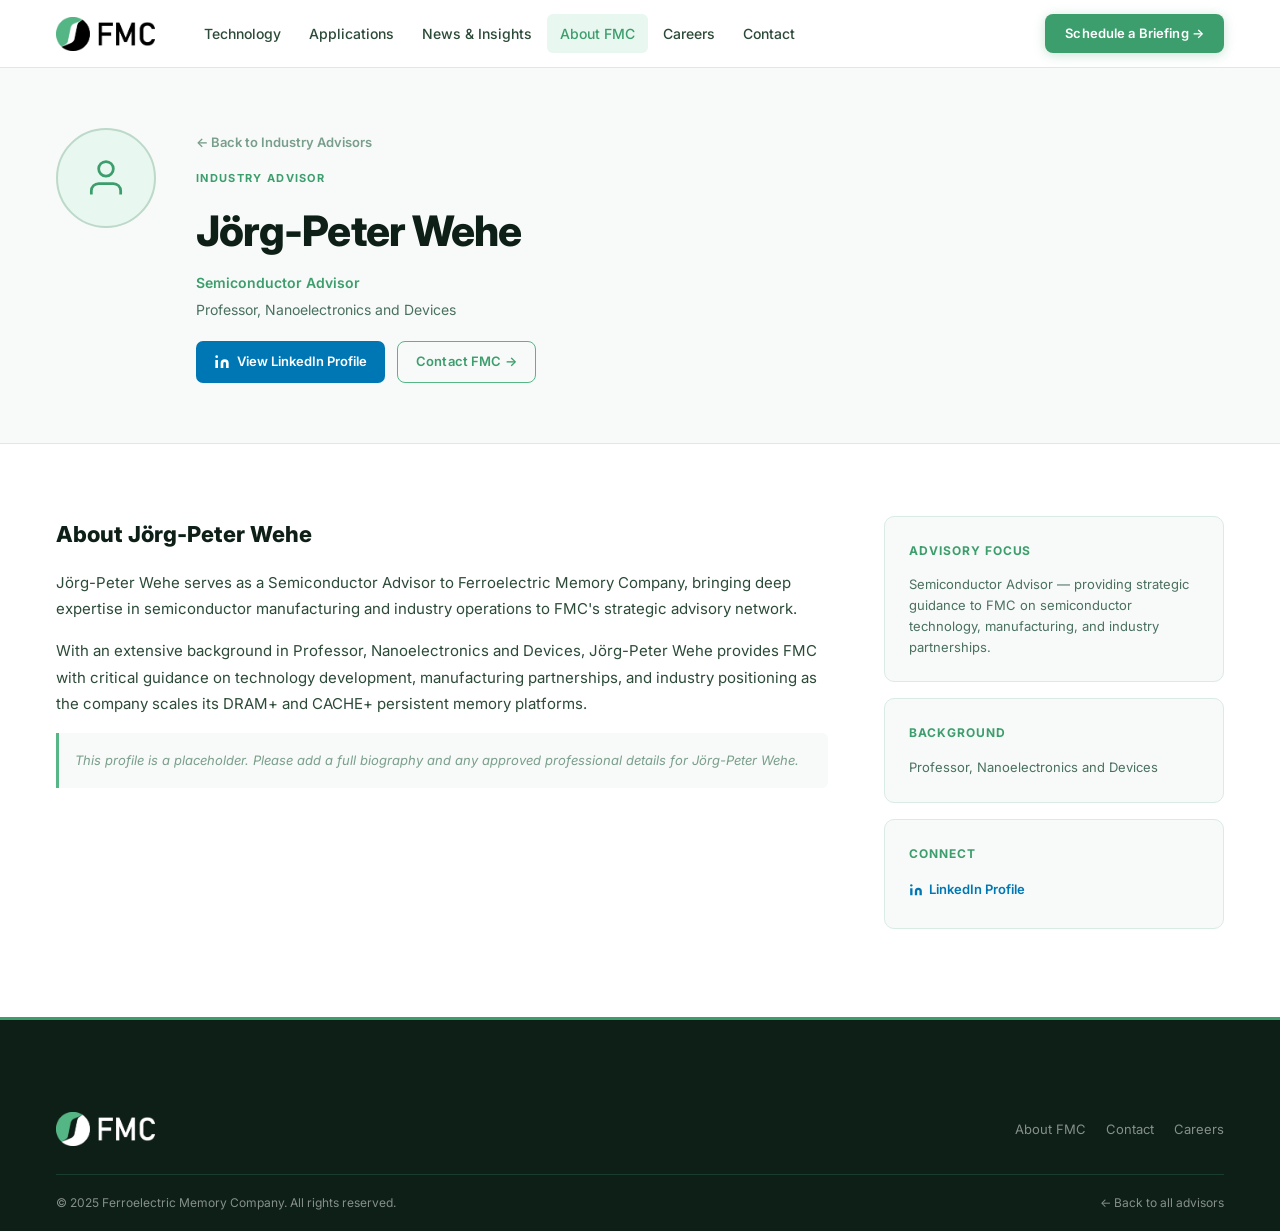
<file: advisors/jorg-peter-wehe.html>
<!DOCTYPE html>
<html lang="en">
<head>
  <meta charset="UTF-8">
  <meta name="viewport" content="width=device-width, initial-scale=1.0">
  <title>Jörg-Peter Wehe — Industry Advisor — FMC</title>
  <link rel="preconnect" href="https://fonts.googleapis.com">
  <link href="https://fonts.googleapis.com/css2?family=Inter:wght@400;500;600;700;800&display=swap" rel="stylesheet">
  <link rel="stylesheet" href="../css/styles.css">
  <style>
    body { background: var(--bg-white); }
    .advisor-profile-hero {
      padding: calc(var(--nav-h) + 60px) 0 60px;
      background: var(--bg-off-white);
      border-bottom: 1px solid var(--border-light);
    }
    .advisor-profile-inner {
      display: grid; grid-template-columns: auto 1fr; gap: 40px; align-items: start;
    }
    .advisor-profile-avatar {
      width: 100px; height: 100px; border-radius: 50%;
      background: var(--green-tint); border: 2px solid var(--border-mid);
      display: flex; align-items: center; justify-content: center;
      color: var(--green-deep); flex-shrink: 0;
    }
    .advisor-profile-meta .back-link {
      font-size: 13px; font-weight: 600; color: var(--text-muted);
      display: inline-flex; align-items: center; gap: 5px;
      margin-bottom: 16px; transition: color 0.15s;
    }
    .advisor-profile-meta .back-link:hover { color: var(--green-deep); }
    .advisor-profile-meta .eyebrow { display: block; margin-bottom: 8px; }
    .advisor-profile-meta h1 {
      font-size: clamp(28px, 4vw, 42px); font-weight: 800;
      color: var(--text-dark); letter-spacing: -0.022em; margin-bottom: 6px;
    }
    .advisor-profile-meta .adv-role-label {
      font-size: 14px; color: var(--green-deep); font-weight: 600; margin-bottom: 4px; display: block;
    }
    .advisor-profile-meta .adv-background {
      font-size: 14px; color: var(--text-mid); margin-bottom: 20px;
    }
    .advisor-profile-meta .profile-links { display: flex; gap: 12px; flex-wrap: wrap; }
    .profile-linkedin-btn {
      display: inline-flex; align-items: center; gap: 7px;
      font-size: 13px; font-weight: 600; color: #fff;
      background: #0077b5; border-radius: 7px; padding: 9px 18px;
      transition: background 0.2s;
    }
    .profile-linkedin-btn:hover { background: #005f91; }
    .advisor-body { padding: 72px 0; background: var(--bg-white); }
    .advisor-body-grid { display: grid; grid-template-columns: 1fr 340px; gap: 56px; align-items: start; }
    .advisor-bio h2 { font-size: 22px; font-weight: 800; color: var(--text-dark); margin-bottom: 18px; }
    .advisor-bio p { font-size: 15px; color: var(--text-body); line-height: 1.75; margin-bottom: 16px; }
    .advisor-sidebar-card {
      background: var(--bg-off-white); border: 1px solid var(--border-light);
      border-radius: var(--radius); padding: 24px; margin-bottom: 16px;
    }
    .advisor-sidebar-card h4 { font-size: 12px; font-weight: 700; color: var(--green-deep); text-transform: uppercase; letter-spacing: 0.08em; margin-bottom: 14px; }
    .advisor-sidebar-card p { font-size: 13px; color: var(--text-mid); line-height: 1.6; }
    @media (max-width: 768px) {
      .advisor-profile-inner { grid-template-columns: 1fr; }
      .advisor-body-grid { grid-template-columns: 1fr; }
    }
  </style>
</head>
<body>
<header class="site-header" id="siteHeader">
  <div class="container">
    <a href="../index.html" class="logo"><img src="../img/fmc-logo.png" alt="FMC" height="34"></a>
    <nav class="main-nav">
      <ul class="nav-links">
        <li class="nav-item"><a href="../technology.html" class="nav-link">Technology</a></li>
        <li class="nav-item"><a href="../index.html#applications" class="nav-link">Applications</a></li>
        <li class="nav-item"><a href="../news.html" class="nav-link">News &amp; Insights</a></li>
        <li class="nav-item"><a href="../about.html" class="nav-link nav-active">About FMC</a></li>
        <li class="nav-item"><a href="../careers.html" class="nav-link">Careers</a></li>
        <li class="nav-item"><a href="../contact.html" class="nav-link">Contact</a></li>
      </ul>
      <div class="nav-actions">
        <a href="../contact.html" class="btn btn-primary" style="padding:9px 20px;font-size:13px;">Schedule a Briefing →</a>
      </div>
    </nav>
    <button class="mobile-toggle" aria-label="Open menu">
      <svg width="22" height="22" viewBox="0 0 24 24" fill="none" stroke="currentColor" stroke-width="2"><line x1="3" y1="6" x2="21" y2="6"/><line x1="3" y1="12" x2="21" y2="12"/><line x1="3" y1="18" x2="21" y2="18"/></svg>
    </button>
  </div>
</header>

<section class="advisor-profile-hero">
  <div class="container">
    <div class="advisor-profile-inner">
      <div class="advisor-profile-avatar">
        <svg width="44" height="44" viewBox="0 0 24 24" fill="none" stroke="currentColor" stroke-width="1.5"><path d="M20 21v-2a4 4 0 0 0-4-4H8a4 4 0 0 0-4 4v2"/><circle cx="12" cy="7" r="4"/></svg>
      </div>
      <div class="advisor-profile-meta">
        <a href="../about.html#advisors" class="back-link">← Back to Industry Advisors</a>
        <span class="eyebrow">Industry Advisor</span>
        <h1>Jörg-Peter Wehe</h1>
        <span class="adv-role-label">Semiconductor Advisor</span>
        <p class="adv-background">Professor, Nanoelectronics and Devices</p>
        <div class="profile-links">
          <!-- LINKEDIN: Replace the href below with Jörg-Peter Wehe's LinkedIn profile URL -->
          <a href="https://www.linkedin.com/in/JORG-PETER-WEHE-LINKEDIN-URL" target="_blank" rel="noopener" class="profile-linkedin-btn">
            <svg width="16" height="16" viewBox="0 0 24 24" fill="currentColor"><path d="M16 8a6 6 0 0 1 6 6v7h-4v-7a2 2 0 0 0-2-2 2 2 0 0 0-2 2v7h-4v-7a6 6 0 0 1 6-6z"/><rect x="2" y="9" width="4" height="12"/><circle cx="4" cy="4" r="2"/></svg>
            View LinkedIn Profile
          </a>
          <a href="../contact.html" class="btn btn-outline" style="padding:9px 18px;font-size:13px;">Contact FMC →</a>
        </div>
      </div>
    </div>
  </div>
</section>

<section class="advisor-body">
  <div class="container">
    <div class="advisor-body-grid">
      <div class="advisor-bio">
        <h2>About Jörg-Peter Wehe</h2>
        <p>Jörg-Peter Wehe serves as a Semiconductor Advisor to Ferroelectric Memory Company, bringing deep expertise in semiconductor manufacturing and industry operations to FMC's strategic advisory network.</p>
        <p>With an extensive background in Professor, Nanoelectronics and Devices, Jörg-Peter Wehe provides FMC with critical guidance on technology development, manufacturing partnerships, and industry positioning as the company scales its DRAM+ and CACHE+ persistent memory platforms.</p>
        <p style="color:var(--text-muted);font-size:13px;font-style:italic;padding:16px;background:var(--bg-off-white);border-left:3px solid var(--green-primary);border-radius:0 6px 6px 0;">
          This profile is a placeholder. Please add a full biography and any approved professional details for Jörg-Peter Wehe.
        </p>
      </div>
      <div>
        <div class="advisor-sidebar-card">
          <h4>Advisory Focus</h4>
          <p>Semiconductor Advisor — providing strategic guidance to FMC on semiconductor technology, manufacturing, and industry partnerships.</p>
        </div>
        <div class="advisor-sidebar-card">
          <h4>Background</h4>
          <p>Professor, Nanoelectronics and Devices</p>
        </div>
        <div class="advisor-sidebar-card">
          <h4>Connect</h4>
          <!-- LINKEDIN: Replace href below with Jörg-Peter Wehe's LinkedIn URL -->
          <a href="https://www.linkedin.com/in/JORG-PETER-WEHE-LINKEDIN-URL" target="_blank" rel="noopener" style="display:inline-flex;align-items:center;gap:6px;font-size:13px;font-weight:600;color:#0077b5;">
            <svg width="14" height="14" viewBox="0 0 24 24" fill="currentColor"><path d="M16 8a6 6 0 0 1 6 6v7h-4v-7a2 2 0 0 0-2-2 2 2 0 0 0-2 2v7h-4v-7a6 6 0 0 1 6-6z"/><rect x="2" y="9" width="4" height="12"/><circle cx="4" cy="4" r="2"/></svg>
            LinkedIn Profile
          </a>
        </div>
      </div>
    </div>
  </div>
</section>

<footer class="site-footer">
  <div class="container">
    <div style="padding:28px 0;border-bottom:1px solid var(--border-dark);display:flex;align-items:center;justify-content:space-between;">
      <a href="../index.html" class="logo"><img src="../img/fmc-logo-white.png" alt="FMC" height="30"></a>
      <div style="display:flex;gap:20px;">
        <a href="../about.html" style="font-size:13px;color:var(--text-white-50);transition:color 0.15s;" onmouseover="this.style.color='var(--green-primary)'" onmouseout="this.style.color='var(--text-white-50)'">About FMC</a>
        <a href="../contact.html" style="font-size:13px;color:var(--text-white-50);transition:color 0.15s;" onmouseover="this.style.color='var(--green-primary)'" onmouseout="this.style.color='var(--text-white-50)'">Contact</a>
        <a href="../careers.html" style="font-size:13px;color:var(--text-white-50);transition:color 0.15s;" onmouseover="this.style.color='var(--green-primary)'" onmouseout="this.style.color='var(--text-white-50)'">Careers</a>
      </div>
    </div>
    <div style="padding:18px 0;display:flex;align-items:center;justify-content:space-between;">
      <p style="font-size:12px;color:var(--text-white-50);">© 2025 Ferroelectric Memory Company. All rights reserved.</p>
      <a href="../about.html#advisors" style="font-size:12px;color:var(--text-white-50);">← Back to all advisors</a>
    </div>
  </div>
</footer>
<script>
  window.addEventListener('scroll', () => { document.getElementById('siteHeader').classList.toggle('scrolled', window.scrollY > 40); });
</script>
</body>
</html>
</file>
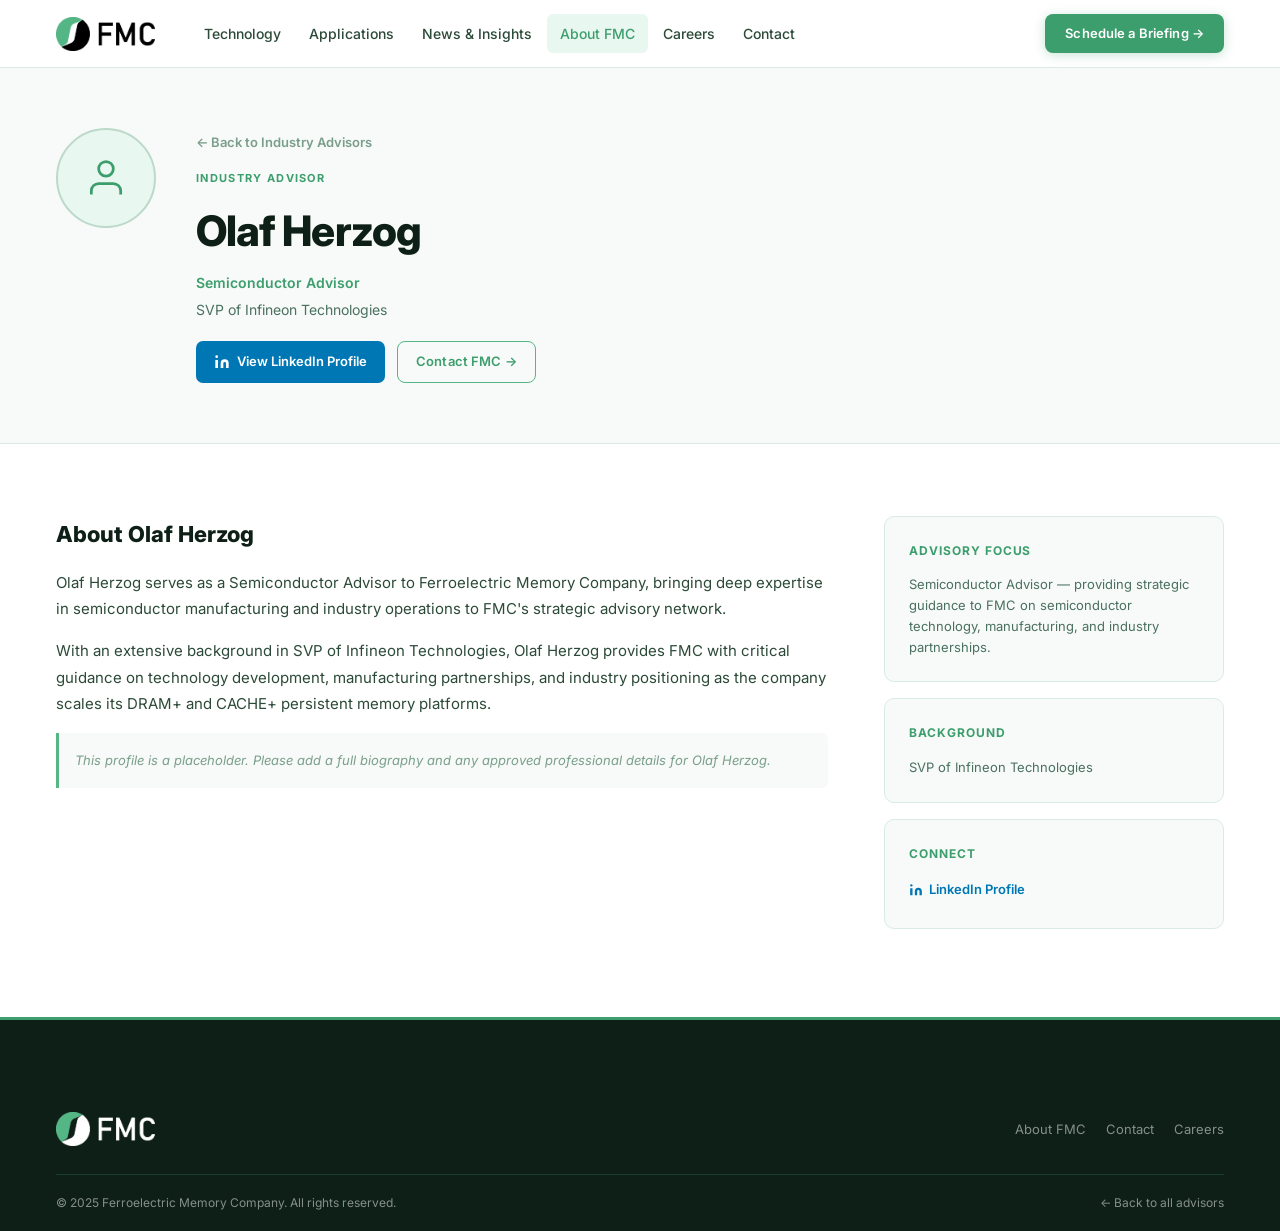
<file: advisors/olaf-herzog.html>
<!DOCTYPE html>
<html lang="en">
<head>
  <meta charset="UTF-8">
  <meta name="viewport" content="width=device-width, initial-scale=1.0">
  <title>Olaf Herzog — Industry Advisor — FMC</title>
  <link rel="preconnect" href="https://fonts.googleapis.com">
  <link href="https://fonts.googleapis.com/css2?family=Inter:wght@400;500;600;700;800&display=swap" rel="stylesheet">
  <link rel="stylesheet" href="../css/styles.css">
  <style>
    body { background: var(--bg-white); }
    .advisor-profile-hero {
      padding: calc(var(--nav-h) + 60px) 0 60px;
      background: var(--bg-off-white);
      border-bottom: 1px solid var(--border-light);
    }
    .advisor-profile-inner {
      display: grid; grid-template-columns: auto 1fr; gap: 40px; align-items: start;
    }
    .advisor-profile-avatar {
      width: 100px; height: 100px; border-radius: 50%;
      background: var(--green-tint); border: 2px solid var(--border-mid);
      display: flex; align-items: center; justify-content: center;
      color: var(--green-deep); flex-shrink: 0;
    }
    .advisor-profile-meta .back-link {
      font-size: 13px; font-weight: 600; color: var(--text-muted);
      display: inline-flex; align-items: center; gap: 5px;
      margin-bottom: 16px; transition: color 0.15s;
    }
    .advisor-profile-meta .back-link:hover { color: var(--green-deep); }
    .advisor-profile-meta .eyebrow { display: block; margin-bottom: 8px; }
    .advisor-profile-meta h1 {
      font-size: clamp(28px, 4vw, 42px); font-weight: 800;
      color: var(--text-dark); letter-spacing: -0.022em; margin-bottom: 6px;
    }
    .advisor-profile-meta .adv-role-label {
      font-size: 14px; color: var(--green-deep); font-weight: 600; margin-bottom: 4px; display: block;
    }
    .advisor-profile-meta .adv-background {
      font-size: 14px; color: var(--text-mid); margin-bottom: 20px;
    }
    .advisor-profile-meta .profile-links { display: flex; gap: 12px; flex-wrap: wrap; }
    .profile-linkedin-btn {
      display: inline-flex; align-items: center; gap: 7px;
      font-size: 13px; font-weight: 600; color: #fff;
      background: #0077b5; border-radius: 7px; padding: 9px 18px;
      transition: background 0.2s;
    }
    .profile-linkedin-btn:hover { background: #005f91; }
    .advisor-body { padding: 72px 0; background: var(--bg-white); }
    .advisor-body-grid { display: grid; grid-template-columns: 1fr 340px; gap: 56px; align-items: start; }
    .advisor-bio h2 { font-size: 22px; font-weight: 800; color: var(--text-dark); margin-bottom: 18px; }
    .advisor-bio p { font-size: 15px; color: var(--text-body); line-height: 1.75; margin-bottom: 16px; }
    .advisor-sidebar-card {
      background: var(--bg-off-white); border: 1px solid var(--border-light);
      border-radius: var(--radius); padding: 24px; margin-bottom: 16px;
    }
    .advisor-sidebar-card h4 { font-size: 12px; font-weight: 700; color: var(--green-deep); text-transform: uppercase; letter-spacing: 0.08em; margin-bottom: 14px; }
    .advisor-sidebar-card p { font-size: 13px; color: var(--text-mid); line-height: 1.6; }
    @media (max-width: 768px) {
      .advisor-profile-inner { grid-template-columns: 1fr; }
      .advisor-body-grid { grid-template-columns: 1fr; }
    }
  </style>
</head>
<body>
<header class="site-header" id="siteHeader">
  <div class="container">
    <a href="../index.html" class="logo"><img src="../img/fmc-logo.png" alt="FMC" height="34"></a>
    <nav class="main-nav">
      <ul class="nav-links">
        <li class="nav-item"><a href="../technology.html" class="nav-link">Technology</a></li>
        <li class="nav-item"><a href="../index.html#applications" class="nav-link">Applications</a></li>
        <li class="nav-item"><a href="../news.html" class="nav-link">News &amp; Insights</a></li>
        <li class="nav-item"><a href="../about.html" class="nav-link nav-active">About FMC</a></li>
        <li class="nav-item"><a href="../careers.html" class="nav-link">Careers</a></li>
        <li class="nav-item"><a href="../contact.html" class="nav-link">Contact</a></li>
      </ul>
      <div class="nav-actions">
        <a href="../contact.html" class="btn btn-primary" style="padding:9px 20px;font-size:13px;">Schedule a Briefing →</a>
      </div>
    </nav>
    <button class="mobile-toggle" aria-label="Open menu">
      <svg width="22" height="22" viewBox="0 0 24 24" fill="none" stroke="currentColor" stroke-width="2"><line x1="3" y1="6" x2="21" y2="6"/><line x1="3" y1="12" x2="21" y2="12"/><line x1="3" y1="18" x2="21" y2="18"/></svg>
    </button>
  </div>
</header>

<section class="advisor-profile-hero">
  <div class="container">
    <div class="advisor-profile-inner">
      <div class="advisor-profile-avatar">
        <svg width="44" height="44" viewBox="0 0 24 24" fill="none" stroke="currentColor" stroke-width="1.5"><path d="M20 21v-2a4 4 0 0 0-4-4H8a4 4 0 0 0-4 4v2"/><circle cx="12" cy="7" r="4"/></svg>
      </div>
      <div class="advisor-profile-meta">
        <a href="../about.html#advisors" class="back-link">← Back to Industry Advisors</a>
        <span class="eyebrow">Industry Advisor</span>
        <h1>Olaf Herzog</h1>
        <span class="adv-role-label">Semiconductor Advisor</span>
        <p class="adv-background">SVP of Infineon Technologies</p>
        <div class="profile-links">
          <!-- LINKEDIN: Replace the href below with Olaf Herzog's LinkedIn profile URL -->
          <a href="https://www.linkedin.com/in/OLAF-HERZOG-LINKEDIN-URL" target="_blank" rel="noopener" class="profile-linkedin-btn">
            <svg width="16" height="16" viewBox="0 0 24 24" fill="currentColor"><path d="M16 8a6 6 0 0 1 6 6v7h-4v-7a2 2 0 0 0-2-2 2 2 0 0 0-2 2v7h-4v-7a6 6 0 0 1 6-6z"/><rect x="2" y="9" width="4" height="12"/><circle cx="4" cy="4" r="2"/></svg>
            View LinkedIn Profile
          </a>
          <a href="../contact.html" class="btn btn-outline" style="padding:9px 18px;font-size:13px;">Contact FMC →</a>
        </div>
      </div>
    </div>
  </div>
</section>

<section class="advisor-body">
  <div class="container">
    <div class="advisor-body-grid">
      <div class="advisor-bio">
        <h2>About Olaf Herzog</h2>
        <p>Olaf Herzog serves as a Semiconductor Advisor to Ferroelectric Memory Company, bringing deep expertise in semiconductor manufacturing and industry operations to FMC's strategic advisory network.</p>
        <p>With an extensive background in SVP of Infineon Technologies, Olaf Herzog provides FMC with critical guidance on technology development, manufacturing partnerships, and industry positioning as the company scales its DRAM+ and CACHE+ persistent memory platforms.</p>
        <p style="color:var(--text-muted);font-size:13px;font-style:italic;padding:16px;background:var(--bg-off-white);border-left:3px solid var(--green-primary);border-radius:0 6px 6px 0;">
          This profile is a placeholder. Please add a full biography and any approved professional details for Olaf Herzog.
        </p>
      </div>
      <div>
        <div class="advisor-sidebar-card">
          <h4>Advisory Focus</h4>
          <p>Semiconductor Advisor — providing strategic guidance to FMC on semiconductor technology, manufacturing, and industry partnerships.</p>
        </div>
        <div class="advisor-sidebar-card">
          <h4>Background</h4>
          <p>SVP of Infineon Technologies</p>
        </div>
        <div class="advisor-sidebar-card">
          <h4>Connect</h4>
          <!-- LINKEDIN: Replace href below with Olaf Herzog's LinkedIn URL -->
          <a href="https://www.linkedin.com/in/OLAF-HERZOG-LINKEDIN-URL" target="_blank" rel="noopener" style="display:inline-flex;align-items:center;gap:6px;font-size:13px;font-weight:600;color:#0077b5;">
            <svg width="14" height="14" viewBox="0 0 24 24" fill="currentColor"><path d="M16 8a6 6 0 0 1 6 6v7h-4v-7a2 2 0 0 0-2-2 2 2 0 0 0-2 2v7h-4v-7a6 6 0 0 1 6-6z"/><rect x="2" y="9" width="4" height="12"/><circle cx="4" cy="4" r="2"/></svg>
            LinkedIn Profile
          </a>
        </div>
      </div>
    </div>
  </div>
</section>

<footer class="site-footer">
  <div class="container">
    <div style="padding:28px 0;border-bottom:1px solid var(--border-dark);display:flex;align-items:center;justify-content:space-between;">
      <a href="../index.html" class="logo"><img src="../img/fmc-logo-white.png" alt="FMC" height="30"></a>
      <div style="display:flex;gap:20px;">
        <a href="../about.html" style="font-size:13px;color:var(--text-white-50);transition:color 0.15s;" onmouseover="this.style.color='var(--green-primary)'" onmouseout="this.style.color='var(--text-white-50)'">About FMC</a>
        <a href="../contact.html" style="font-size:13px;color:var(--text-white-50);transition:color 0.15s;" onmouseover="this.style.color='var(--green-primary)'" onmouseout="this.style.color='var(--text-white-50)'">Contact</a>
        <a href="../careers.html" style="font-size:13px;color:var(--text-white-50);transition:color 0.15s;" onmouseover="this.style.color='var(--green-primary)'" onmouseout="this.style.color='var(--text-white-50)'">Careers</a>
      </div>
    </div>
    <div style="padding:18px 0;display:flex;align-items:center;justify-content:space-between;">
      <p style="font-size:12px;color:var(--text-white-50);">© 2025 Ferroelectric Memory Company. All rights reserved.</p>
      <a href="../about.html#advisors" style="font-size:12px;color:var(--text-white-50);">← Back to all advisors</a>
    </div>
  </div>
</footer>
<script>
  window.addEventListener('scroll', () => { document.getElementById('siteHeader').classList.toggle('scrolled', window.scrollY > 40); });
</script>
</body>
</html>
</file>
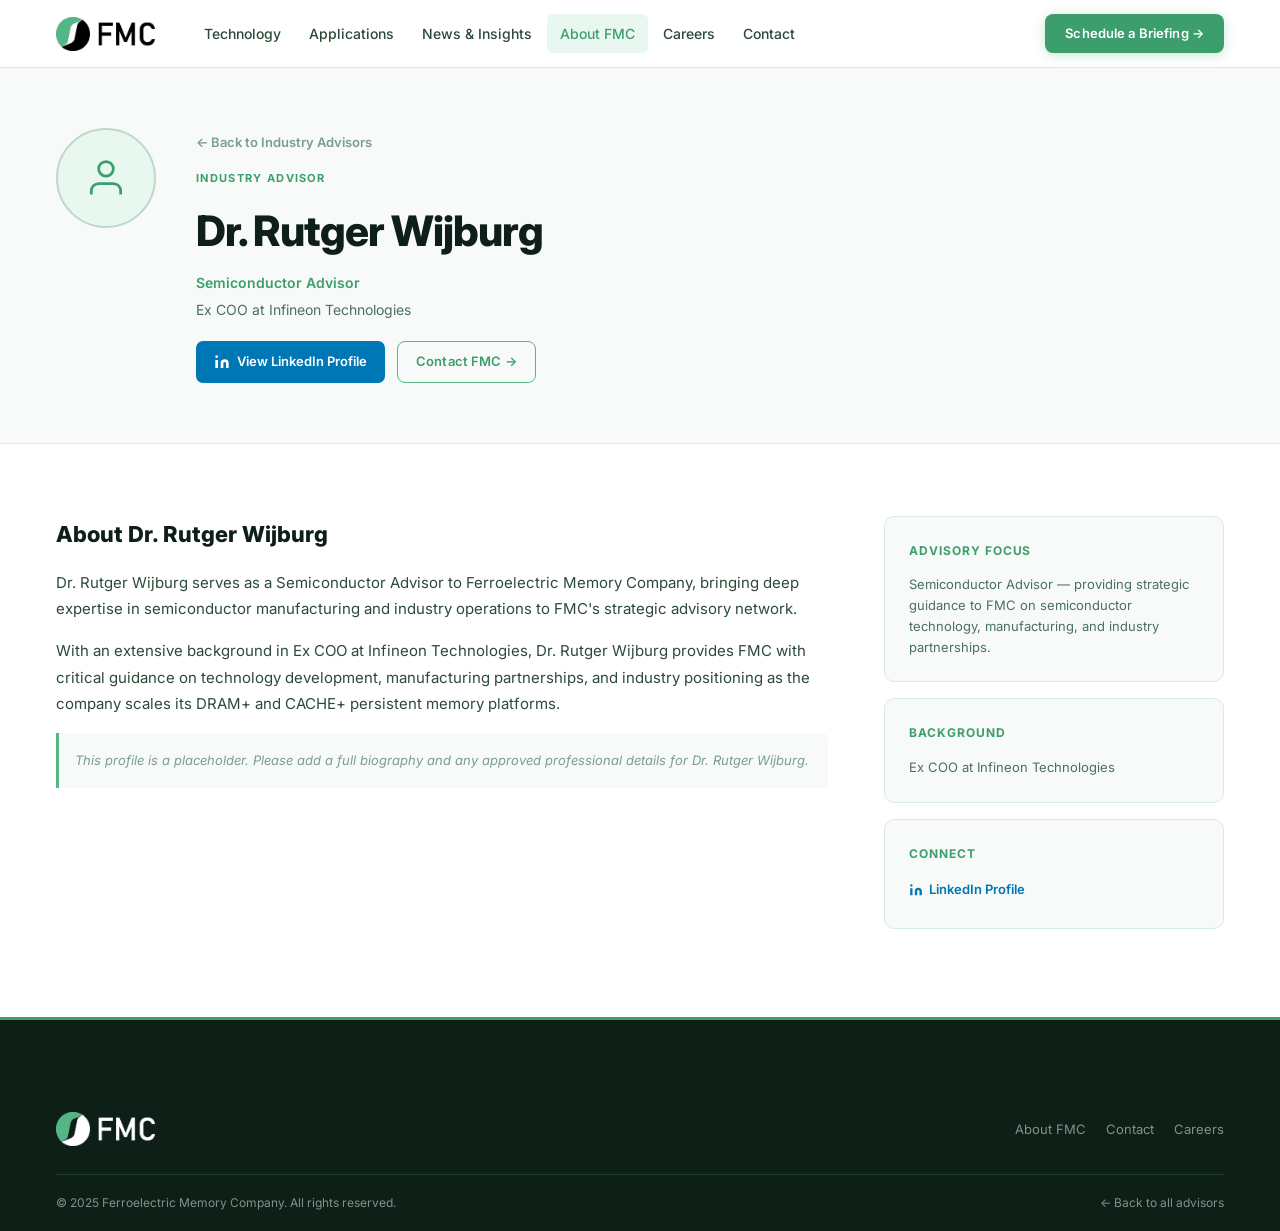
<file: advisors/rutger-wijburg.html>
<!DOCTYPE html>
<html lang="en">
<head>
  <meta charset="UTF-8">
  <meta name="viewport" content="width=device-width, initial-scale=1.0">
  <title>Dr. Rutger Wijburg — Industry Advisor — FMC</title>
  <link rel="preconnect" href="https://fonts.googleapis.com">
  <link href="https://fonts.googleapis.com/css2?family=Inter:wght@400;500;600;700;800&display=swap" rel="stylesheet">
  <link rel="stylesheet" href="../css/styles.css">
  <style>
    body { background: var(--bg-white); }
    .advisor-profile-hero {
      padding: calc(var(--nav-h) + 60px) 0 60px;
      background: var(--bg-off-white);
      border-bottom: 1px solid var(--border-light);
    }
    .advisor-profile-inner {
      display: grid; grid-template-columns: auto 1fr; gap: 40px; align-items: start;
    }
    .advisor-profile-avatar {
      width: 100px; height: 100px; border-radius: 50%;
      background: var(--green-tint); border: 2px solid var(--border-mid);
      display: flex; align-items: center; justify-content: center;
      color: var(--green-deep); flex-shrink: 0;
    }
    .advisor-profile-meta .back-link {
      font-size: 13px; font-weight: 600; color: var(--text-muted);
      display: inline-flex; align-items: center; gap: 5px;
      margin-bottom: 16px; transition: color 0.15s;
    }
    .advisor-profile-meta .back-link:hover { color: var(--green-deep); }
    .advisor-profile-meta .eyebrow { display: block; margin-bottom: 8px; }
    .advisor-profile-meta h1 {
      font-size: clamp(28px, 4vw, 42px); font-weight: 800;
      color: var(--text-dark); letter-spacing: -0.022em; margin-bottom: 6px;
    }
    .advisor-profile-meta .adv-role-label {
      font-size: 14px; color: var(--green-deep); font-weight: 600; margin-bottom: 4px; display: block;
    }
    .advisor-profile-meta .adv-background {
      font-size: 14px; color: var(--text-mid); margin-bottom: 20px;
    }
    .advisor-profile-meta .profile-links { display: flex; gap: 12px; flex-wrap: wrap; }
    .profile-linkedin-btn {
      display: inline-flex; align-items: center; gap: 7px;
      font-size: 13px; font-weight: 600; color: #fff;
      background: #0077b5; border-radius: 7px; padding: 9px 18px;
      transition: background 0.2s;
    }
    .profile-linkedin-btn:hover { background: #005f91; }
    .advisor-body { padding: 72px 0; background: var(--bg-white); }
    .advisor-body-grid { display: grid; grid-template-columns: 1fr 340px; gap: 56px; align-items: start; }
    .advisor-bio h2 { font-size: 22px; font-weight: 800; color: var(--text-dark); margin-bottom: 18px; }
    .advisor-bio p { font-size: 15px; color: var(--text-body); line-height: 1.75; margin-bottom: 16px; }
    .advisor-sidebar-card {
      background: var(--bg-off-white); border: 1px solid var(--border-light);
      border-radius: var(--radius); padding: 24px; margin-bottom: 16px;
    }
    .advisor-sidebar-card h4 { font-size: 12px; font-weight: 700; color: var(--green-deep); text-transform: uppercase; letter-spacing: 0.08em; margin-bottom: 14px; }
    .advisor-sidebar-card p { font-size: 13px; color: var(--text-mid); line-height: 1.6; }
    @media (max-width: 768px) {
      .advisor-profile-inner { grid-template-columns: 1fr; }
      .advisor-body-grid { grid-template-columns: 1fr; }
    }
  </style>
</head>
<body>
<header class="site-header" id="siteHeader">
  <div class="container">
    <a href="../index.html" class="logo"><img src="../img/fmc-logo.png" alt="FMC" height="34"></a>
    <nav class="main-nav">
      <ul class="nav-links">
        <li class="nav-item"><a href="../technology.html" class="nav-link">Technology</a></li>
        <li class="nav-item"><a href="../index.html#applications" class="nav-link">Applications</a></li>
        <li class="nav-item"><a href="../news.html" class="nav-link">News &amp; Insights</a></li>
        <li class="nav-item"><a href="../about.html" class="nav-link nav-active">About FMC</a></li>
        <li class="nav-item"><a href="../careers.html" class="nav-link">Careers</a></li>
        <li class="nav-item"><a href="../contact.html" class="nav-link">Contact</a></li>
      </ul>
      <div class="nav-actions">
        <a href="../contact.html" class="btn btn-primary" style="padding:9px 20px;font-size:13px;">Schedule a Briefing →</a>
      </div>
    </nav>
    <button class="mobile-toggle" aria-label="Open menu">
      <svg width="22" height="22" viewBox="0 0 24 24" fill="none" stroke="currentColor" stroke-width="2"><line x1="3" y1="6" x2="21" y2="6"/><line x1="3" y1="12" x2="21" y2="12"/><line x1="3" y1="18" x2="21" y2="18"/></svg>
    </button>
  </div>
</header>

<section class="advisor-profile-hero">
  <div class="container">
    <div class="advisor-profile-inner">
      <div class="advisor-profile-avatar">
        <svg width="44" height="44" viewBox="0 0 24 24" fill="none" stroke="currentColor" stroke-width="1.5"><path d="M20 21v-2a4 4 0 0 0-4-4H8a4 4 0 0 0-4 4v2"/><circle cx="12" cy="7" r="4"/></svg>
      </div>
      <div class="advisor-profile-meta">
        <a href="../about.html#advisors" class="back-link">← Back to Industry Advisors</a>
        <span class="eyebrow">Industry Advisor</span>
        <h1>Dr. Rutger Wijburg</h1>
        <span class="adv-role-label">Semiconductor Advisor</span>
        <p class="adv-background">Ex COO at Infineon Technologies</p>
        <div class="profile-links">
          <!-- LINKEDIN: Replace the href below with Dr. Rutger Wijburg's LinkedIn profile URL -->
          <a href="https://www.linkedin.com/in/RUTGER-WIJBURG-LINKEDIN-URL" target="_blank" rel="noopener" class="profile-linkedin-btn">
            <svg width="16" height="16" viewBox="0 0 24 24" fill="currentColor"><path d="M16 8a6 6 0 0 1 6 6v7h-4v-7a2 2 0 0 0-2-2 2 2 0 0 0-2 2v7h-4v-7a6 6 0 0 1 6-6z"/><rect x="2" y="9" width="4" height="12"/><circle cx="4" cy="4" r="2"/></svg>
            View LinkedIn Profile
          </a>
          <a href="../contact.html" class="btn btn-outline" style="padding:9px 18px;font-size:13px;">Contact FMC →</a>
        </div>
      </div>
    </div>
  </div>
</section>

<section class="advisor-body">
  <div class="container">
    <div class="advisor-body-grid">
      <div class="advisor-bio">
        <h2>About Dr. Rutger Wijburg</h2>
        <p>Dr. Rutger Wijburg serves as a Semiconductor Advisor to Ferroelectric Memory Company, bringing deep expertise in semiconductor manufacturing and industry operations to FMC's strategic advisory network.</p>
        <p>With an extensive background in Ex COO at Infineon Technologies, Dr. Rutger Wijburg provides FMC with critical guidance on technology development, manufacturing partnerships, and industry positioning as the company scales its DRAM+ and CACHE+ persistent memory platforms.</p>
        <p style="color:var(--text-muted);font-size:13px;font-style:italic;padding:16px;background:var(--bg-off-white);border-left:3px solid var(--green-primary);border-radius:0 6px 6px 0;">
          This profile is a placeholder. Please add a full biography and any approved professional details for Dr. Rutger Wijburg.
        </p>
      </div>
      <div>
        <div class="advisor-sidebar-card">
          <h4>Advisory Focus</h4>
          <p>Semiconductor Advisor — providing strategic guidance to FMC on semiconductor technology, manufacturing, and industry partnerships.</p>
        </div>
        <div class="advisor-sidebar-card">
          <h4>Background</h4>
          <p>Ex COO at Infineon Technologies</p>
        </div>
        <div class="advisor-sidebar-card">
          <h4>Connect</h4>
          <!-- LINKEDIN: Replace href below with Dr. Rutger Wijburg's LinkedIn URL -->
          <a href="https://www.linkedin.com/in/RUTGER-WIJBURG-LINKEDIN-URL" target="_blank" rel="noopener" style="display:inline-flex;align-items:center;gap:6px;font-size:13px;font-weight:600;color:#0077b5;">
            <svg width="14" height="14" viewBox="0 0 24 24" fill="currentColor"><path d="M16 8a6 6 0 0 1 6 6v7h-4v-7a2 2 0 0 0-2-2 2 2 0 0 0-2 2v7h-4v-7a6 6 0 0 1 6-6z"/><rect x="2" y="9" width="4" height="12"/><circle cx="4" cy="4" r="2"/></svg>
            LinkedIn Profile
          </a>
        </div>
      </div>
    </div>
  </div>
</section>

<footer class="site-footer">
  <div class="container">
    <div style="padding:28px 0;border-bottom:1px solid var(--border-dark);display:flex;align-items:center;justify-content:space-between;">
      <a href="../index.html" class="logo"><img src="../img/fmc-logo-white.png" alt="FMC" height="30"></a>
      <div style="display:flex;gap:20px;">
        <a href="../about.html" style="font-size:13px;color:var(--text-white-50);transition:color 0.15s;" onmouseover="this.style.color='var(--green-primary)'" onmouseout="this.style.color='var(--text-white-50)'">About FMC</a>
        <a href="../contact.html" style="font-size:13px;color:var(--text-white-50);transition:color 0.15s;" onmouseover="this.style.color='var(--green-primary)'" onmouseout="this.style.color='var(--text-white-50)'">Contact</a>
        <a href="../careers.html" style="font-size:13px;color:var(--text-white-50);transition:color 0.15s;" onmouseover="this.style.color='var(--green-primary)'" onmouseout="this.style.color='var(--text-white-50)'">Careers</a>
      </div>
    </div>
    <div style="padding:18px 0;display:flex;align-items:center;justify-content:space-between;">
      <p style="font-size:12px;color:var(--text-white-50);">© 2025 Ferroelectric Memory Company. All rights reserved.</p>
      <a href="../about.html#advisors" style="font-size:12px;color:var(--text-white-50);">← Back to all advisors</a>
    </div>
  </div>
</footer>
<script>
  window.addEventListener('scroll', () => { document.getElementById('siteHeader').classList.toggle('scrolled', window.scrollY > 40); });
</script>
</body>
</html>
</file>
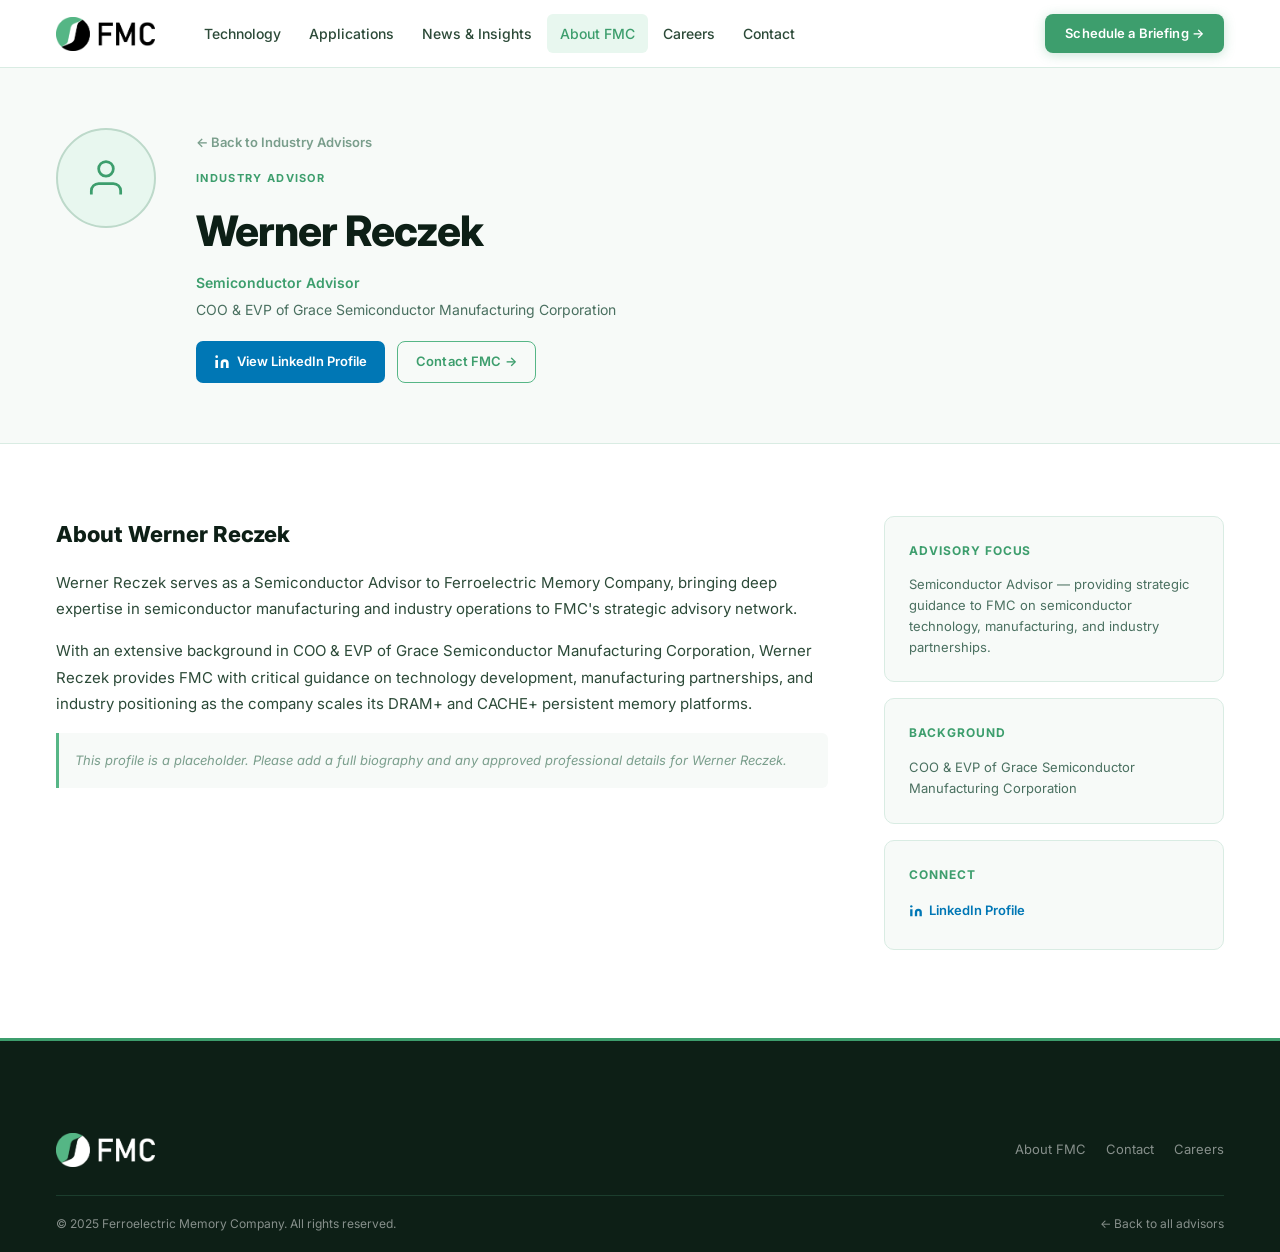
<file: advisors/werner-reczek.html>
<!DOCTYPE html>
<html lang="en">
<head>
  <meta charset="UTF-8">
  <meta name="viewport" content="width=device-width, initial-scale=1.0">
  <title>Werner Reczek — Industry Advisor — FMC</title>
  <link rel="preconnect" href="https://fonts.googleapis.com">
  <link href="https://fonts.googleapis.com/css2?family=Inter:wght@400;500;600;700;800&display=swap" rel="stylesheet">
  <link rel="stylesheet" href="../css/styles.css">
  <style>
    body { background: var(--bg-white); }
    .advisor-profile-hero {
      padding: calc(var(--nav-h) + 60px) 0 60px;
      background: var(--bg-off-white);
      border-bottom: 1px solid var(--border-light);
    }
    .advisor-profile-inner {
      display: grid; grid-template-columns: auto 1fr; gap: 40px; align-items: start;
    }
    .advisor-profile-avatar {
      width: 100px; height: 100px; border-radius: 50%;
      background: var(--green-tint); border: 2px solid var(--border-mid);
      display: flex; align-items: center; justify-content: center;
      color: var(--green-deep); flex-shrink: 0;
    }
    .advisor-profile-meta .back-link {
      font-size: 13px; font-weight: 600; color: var(--text-muted);
      display: inline-flex; align-items: center; gap: 5px;
      margin-bottom: 16px; transition: color 0.15s;
    }
    .advisor-profile-meta .back-link:hover { color: var(--green-deep); }
    .advisor-profile-meta .eyebrow { display: block; margin-bottom: 8px; }
    .advisor-profile-meta h1 {
      font-size: clamp(28px, 4vw, 42px); font-weight: 800;
      color: var(--text-dark); letter-spacing: -0.022em; margin-bottom: 6px;
    }
    .advisor-profile-meta .adv-role-label {
      font-size: 14px; color: var(--green-deep); font-weight: 600; margin-bottom: 4px; display: block;
    }
    .advisor-profile-meta .adv-background {
      font-size: 14px; color: var(--text-mid); margin-bottom: 20px;
    }
    .advisor-profile-meta .profile-links { display: flex; gap: 12px; flex-wrap: wrap; }
    .profile-linkedin-btn {
      display: inline-flex; align-items: center; gap: 7px;
      font-size: 13px; font-weight: 600; color: #fff;
      background: #0077b5; border-radius: 7px; padding: 9px 18px;
      transition: background 0.2s;
    }
    .profile-linkedin-btn:hover { background: #005f91; }
    .advisor-body { padding: 72px 0; background: var(--bg-white); }
    .advisor-body-grid { display: grid; grid-template-columns: 1fr 340px; gap: 56px; align-items: start; }
    .advisor-bio h2 { font-size: 22px; font-weight: 800; color: var(--text-dark); margin-bottom: 18px; }
    .advisor-bio p { font-size: 15px; color: var(--text-body); line-height: 1.75; margin-bottom: 16px; }
    .advisor-sidebar-card {
      background: var(--bg-off-white); border: 1px solid var(--border-light);
      border-radius: var(--radius); padding: 24px; margin-bottom: 16px;
    }
    .advisor-sidebar-card h4 { font-size: 12px; font-weight: 700; color: var(--green-deep); text-transform: uppercase; letter-spacing: 0.08em; margin-bottom: 14px; }
    .advisor-sidebar-card p { font-size: 13px; color: var(--text-mid); line-height: 1.6; }
    @media (max-width: 768px) {
      .advisor-profile-inner { grid-template-columns: 1fr; }
      .advisor-body-grid { grid-template-columns: 1fr; }
    }
  </style>
</head>
<body>
<header class="site-header" id="siteHeader">
  <div class="container">
    <a href="../index.html" class="logo"><img src="../img/fmc-logo.png" alt="FMC" height="34"></a>
    <nav class="main-nav">
      <ul class="nav-links">
        <li class="nav-item"><a href="../technology.html" class="nav-link">Technology</a></li>
        <li class="nav-item"><a href="../index.html#applications" class="nav-link">Applications</a></li>
        <li class="nav-item"><a href="../news.html" class="nav-link">News &amp; Insights</a></li>
        <li class="nav-item"><a href="../about.html" class="nav-link nav-active">About FMC</a></li>
        <li class="nav-item"><a href="../careers.html" class="nav-link">Careers</a></li>
        <li class="nav-item"><a href="../contact.html" class="nav-link">Contact</a></li>
      </ul>
      <div class="nav-actions">
        <a href="../contact.html" class="btn btn-primary" style="padding:9px 20px;font-size:13px;">Schedule a Briefing →</a>
      </div>
    </nav>
    <button class="mobile-toggle" aria-label="Open menu">
      <svg width="22" height="22" viewBox="0 0 24 24" fill="none" stroke="currentColor" stroke-width="2"><line x1="3" y1="6" x2="21" y2="6"/><line x1="3" y1="12" x2="21" y2="12"/><line x1="3" y1="18" x2="21" y2="18"/></svg>
    </button>
  </div>
</header>

<section class="advisor-profile-hero">
  <div class="container">
    <div class="advisor-profile-inner">
      <div class="advisor-profile-avatar">
        <svg width="44" height="44" viewBox="0 0 24 24" fill="none" stroke="currentColor" stroke-width="1.5"><path d="M20 21v-2a4 4 0 0 0-4-4H8a4 4 0 0 0-4 4v2"/><circle cx="12" cy="7" r="4"/></svg>
      </div>
      <div class="advisor-profile-meta">
        <a href="../about.html#advisors" class="back-link">← Back to Industry Advisors</a>
        <span class="eyebrow">Industry Advisor</span>
        <h1>Werner Reczek</h1>
        <span class="adv-role-label">Semiconductor Advisor</span>
        <p class="adv-background">COO &amp; EVP of Grace Semiconductor Manufacturing Corporation</p>
        <div class="profile-links">
          <!-- LINKEDIN: Replace the href below with Werner Reczek's LinkedIn profile URL -->
          <a href="https://www.linkedin.com/in/WERNER-RECZEK-LINKEDIN-URL" target="_blank" rel="noopener" class="profile-linkedin-btn">
            <svg width="16" height="16" viewBox="0 0 24 24" fill="currentColor"><path d="M16 8a6 6 0 0 1 6 6v7h-4v-7a2 2 0 0 0-2-2 2 2 0 0 0-2 2v7h-4v-7a6 6 0 0 1 6-6z"/><rect x="2" y="9" width="4" height="12"/><circle cx="4" cy="4" r="2"/></svg>
            View LinkedIn Profile
          </a>
          <a href="../contact.html" class="btn btn-outline" style="padding:9px 18px;font-size:13px;">Contact FMC →</a>
        </div>
      </div>
    </div>
  </div>
</section>

<section class="advisor-body">
  <div class="container">
    <div class="advisor-body-grid">
      <div class="advisor-bio">
        <h2>About Werner Reczek</h2>
        <p>Werner Reczek serves as a Semiconductor Advisor to Ferroelectric Memory Company, bringing deep expertise in semiconductor manufacturing and industry operations to FMC's strategic advisory network.</p>
        <p>With an extensive background in COO &amp; EVP of Grace Semiconductor Manufacturing Corporation, Werner Reczek provides FMC with critical guidance on technology development, manufacturing partnerships, and industry positioning as the company scales its DRAM+ and CACHE+ persistent memory platforms.</p>
        <p style="color:var(--text-muted);font-size:13px;font-style:italic;padding:16px;background:var(--bg-off-white);border-left:3px solid var(--green-primary);border-radius:0 6px 6px 0;">
          This profile is a placeholder. Please add a full biography and any approved professional details for Werner Reczek.
        </p>
      </div>
      <div>
        <div class="advisor-sidebar-card">
          <h4>Advisory Focus</h4>
          <p>Semiconductor Advisor — providing strategic guidance to FMC on semiconductor technology, manufacturing, and industry partnerships.</p>
        </div>
        <div class="advisor-sidebar-card">
          <h4>Background</h4>
          <p>COO &amp; EVP of Grace Semiconductor Manufacturing Corporation</p>
        </div>
        <div class="advisor-sidebar-card">
          <h4>Connect</h4>
          <!-- LINKEDIN: Replace href below with Werner Reczek's LinkedIn URL -->
          <a href="https://www.linkedin.com/in/WERNER-RECZEK-LINKEDIN-URL" target="_blank" rel="noopener" style="display:inline-flex;align-items:center;gap:6px;font-size:13px;font-weight:600;color:#0077b5;">
            <svg width="14" height="14" viewBox="0 0 24 24" fill="currentColor"><path d="M16 8a6 6 0 0 1 6 6v7h-4v-7a2 2 0 0 0-2-2 2 2 0 0 0-2 2v7h-4v-7a6 6 0 0 1 6-6z"/><rect x="2" y="9" width="4" height="12"/><circle cx="4" cy="4" r="2"/></svg>
            LinkedIn Profile
          </a>
        </div>
      </div>
    </div>
  </div>
</section>

<footer class="site-footer">
  <div class="container">
    <div style="padding:28px 0;border-bottom:1px solid var(--border-dark);display:flex;align-items:center;justify-content:space-between;">
      <a href="../index.html" class="logo"><img src="../img/fmc-logo-white.png" alt="FMC" height="30"></a>
      <div style="display:flex;gap:20px;">
        <a href="../about.html" style="font-size:13px;color:var(--text-white-50);transition:color 0.15s;" onmouseover="this.style.color='var(--green-primary)'" onmouseout="this.style.color='var(--text-white-50)'">About FMC</a>
        <a href="../contact.html" style="font-size:13px;color:var(--text-white-50);transition:color 0.15s;" onmouseover="this.style.color='var(--green-primary)'" onmouseout="this.style.color='var(--text-white-50)'">Contact</a>
        <a href="../careers.html" style="font-size:13px;color:var(--text-white-50);transition:color 0.15s;" onmouseover="this.style.color='var(--green-primary)'" onmouseout="this.style.color='var(--text-white-50)'">Careers</a>
      </div>
    </div>
    <div style="padding:18px 0;display:flex;align-items:center;justify-content:space-between;">
      <p style="font-size:12px;color:var(--text-white-50);">© 2025 Ferroelectric Memory Company. All rights reserved.</p>
      <a href="../about.html#advisors" style="font-size:12px;color:var(--text-white-50);">← Back to all advisors</a>
    </div>
  </div>
</footer>
<script>
  window.addEventListener('scroll', () => { document.getElementById('siteHeader').classList.toggle('scrolled', window.scrollY > 40); });
</script>
</body>
</html>
</file>
<file: css/styles.css>
/* ============================================================
   FMC DESIGN SYSTEM v3 — Light/White, Green Accents
   Inspired by GlobalFoundries: clean, airy, enterprise-grade
   ============================================================ */

:root {
  /* Backgrounds */
  --bg-white:      #ffffff;
  --bg-off-white:  #f7faf8;
  --bg-light:      #eef5f1;
  --bg-dark:       #0d1f16;
  --bg-dark-mid:   #132b1c;

  /* FMC greens — used as ACCENTS only on light backgrounds */
  --green-primary: #56B686;
  --green-deep:    #3d9e6d;
  --green-light:   #7BDCB5;
  --green-accent:  #00D084;
  --green-vivid:   #2ecc84;
  --green-tint:    #e8f7ef;
  --green-tint-2:  #d4f0e3;
  --green-subtle:  rgba(86, 182, 134, 0.1);
  --green-glow:    rgba(0, 208, 132, 0.25);

  /* Text */
  --text-dark:     #0d1f16;
  --text-body:     #2c4a38;
  --text-mid:      #4a7060;
  --text-muted:    #7a9e8c;
  --text-white:    #ffffff;
  --text-white-80: rgba(255,255,255,0.82);
  --text-white-50: rgba(255,255,255,0.5);

  /* Borders */
  --border-light:  #d9ece3;
  --border-mid:    #bdd9ca;
  --border-accent: rgba(86, 182, 134, 0.35);
  --border-dark:   rgba(86, 182, 134, 0.2);

  /* Shadows */
  --shadow-sm:   0 1px 4px rgba(13,31,22,0.07);
  --shadow-md:   0 4px 20px rgba(13,31,22,0.1);
  --shadow-lg:   0 12px 40px rgba(13,31,22,0.14);
  --shadow-glow: 0 6px 32px rgba(0, 208, 132, 0.3);

  --nav-h:   68px;
  --radius:  10px;
  --radius-lg: 16px;
  --font: 'Inter', system-ui, -apple-system, sans-serif;
}

/* ── Reset ─────────────────────────────────────────────────── */
*, *::before, *::after { box-sizing: border-box; margin: 0; padding: 0; }
html { scroll-behavior: smooth; }
body {
  font-family: var(--font);
  background: var(--bg-white);
  color: var(--text-body);
  line-height: 1.65;
  overflow-x: hidden;
}
a { color: inherit; text-decoration: none; }
ul { list-style: none; }
img { max-width: 100%; display: block; }
button { cursor: pointer; font-family: inherit; border: none; }

.container {
  max-width: 1240px;
  margin: 0 auto;
  padding: 0 36px;
}

/* ============================================================
   HEADER
   ============================================================ */
.site-header {
  position: fixed;
  top: 0; left: 0; right: 0;
  height: var(--nav-h);
  z-index: 1000;
  background: rgba(255,255,255,0.95);
  backdrop-filter: blur(12px);
  -webkit-backdrop-filter: blur(12px);
  border-bottom: 1px solid var(--border-light);
  transition: box-shadow 0.3s;
}
.site-header.scrolled {
  box-shadow: 0 2px 20px rgba(13,31,22,0.1);
}
.site-header .container {
  height: 100%;
  display: flex;
  align-items: center;
}
.logo {
  display: flex;
  align-items: center;
  flex-shrink: 0;
  margin-right: 36px;
}
.logo img { height: 34px; width: auto; }
.logo-dark img { height: 34px; }

.main-nav {
  display: flex;
  align-items: center;
  flex: 1;
}
.nav-links {
  display: flex;
  align-items: center;
  gap: 2px;
  flex: 1;
}
.nav-item { position: relative; }
.nav-link {
  display: flex;
  align-items: center;
  gap: 5px;
  padding: 8px 13px;
  font-size: 14px;
  font-weight: 500;
  color: var(--text-body);
  border-radius: 6px;
  transition: color 0.2s, background 0.2s;
  cursor: pointer;
  white-space: nowrap;
  user-select: none;
}
.nav-link:hover, .nav-link.nav-active {
  color: var(--green-deep);
  background: var(--green-tint);
}
.nav-link svg { transition: transform 0.2s; opacity: 0.5; }
.nav-item:hover .nav-link svg { transform: rotate(180deg); }

/* Mega menus */
.mega-menu {
  position: absolute;
  top: calc(100% + 10px);
  left: 50%;
  transform: translateX(-50%);
  min-width: 680px;
  background: var(--bg-white);
  border: 1px solid var(--border-light);
  border-radius: var(--radius-lg);
  padding: 28px;
  display: none;
  box-shadow: var(--shadow-lg);
  gap: 24px;
}
.mega-menu-wide { min-width: 860px; }
.nav-item:hover .mega-menu,
.nav-item:focus-within .mega-menu { display: flex; }
.mega-col { min-width: 120px; flex: 1; }
.mega-col-label {
  font-size: 11px;
  font-weight: 700;
  letter-spacing: 0.08em;
  text-transform: uppercase;
  color: var(--green-deep);
  margin-bottom: 12px;
  display: flex;
  align-items: center;
  gap: 6px;
}
.mega-links { display: flex; flex-direction: column; gap: 2px; }
.mega-link {
  font-size: 13px;
  color: var(--text-mid);
  padding: 5px 8px;
  border-radius: 5px;
  transition: color 0.15s, background 0.15s;
  display: block;
}
.mega-link:hover { color: var(--green-deep); background: var(--green-tint); }
.mega-featured { min-width: 180px; max-width: 200px; display: flex; flex-direction: column; gap: 12px; }
.mega-card {
  background: var(--bg-off-white);
  border: 1px solid var(--border-light);
  border-radius: var(--radius);
  overflow: hidden;
  flex: 1;
}
.mega-card-img { height: 80px; background: var(--bg-light); overflow: hidden; display: flex; align-items: center; justify-content: center; }
.mega-card-body { padding: 14px; }
.mega-card-tag { font-size: 10px; font-weight: 700; letter-spacing: 0.08em; text-transform: uppercase; color: var(--green-accent); margin-bottom: 6px; }
.mega-card-title { font-size: 13px; font-weight: 600; color: var(--text-dark); margin-bottom: 4px; }
.mega-card-desc { font-size: 12px; color: var(--text-muted); margin-bottom: 10px; line-height: 1.4; }
.mega-card-link { font-size: 12px; font-weight: 600; color: var(--green-deep); display: flex; align-items: center; gap: 4px; }
.mega-person-row { display: flex; gap: 6px; margin-top: 12px; }
.mega-avatar {
  width: 32px; height: 32px; border-radius: 50%;
  background: var(--bg-light);
  border: 1px solid var(--border-light);
  display: flex; align-items: center; justify-content: center;
  color: var(--text-muted);
}

.nav-actions {
  display: flex;
  align-items: center;
  gap: 12px;
  flex-shrink: 0;
  margin-left: 16px;
}
.nav-search-btn {
  background: none;
  border: none;
  color: var(--text-muted);
  padding: 8px;
  border-radius: 6px;
  transition: color 0.2s, background 0.2s;
}
.nav-search-btn:hover { color: var(--green-deep); background: var(--green-tint); }

.mobile-toggle {
  display: none;
  background: none;
  border: none;
  color: var(--text-dark);
  padding: 8px;
  margin-left: auto;
}
.mobile-menu {
  display: none;
  position: fixed;
  top: var(--nav-h);
  left: 0; right: 0; bottom: 0;
  background: var(--bg-white);
  padding: 24px 36px;
  z-index: 999;
  overflow-y: auto;
  border-top: 1px solid var(--border-light);
}
.mobile-menu.open { display: flex; flex-direction: column; }
.mobile-nav-link {
  font-size: 17px;
  font-weight: 500;
  color: var(--text-body);
  padding: 14px 0;
  border-bottom: 1px solid var(--border-light);
}

/* ============================================================
   BUTTONS
   ============================================================ */
.btn {
  display: inline-flex;
  align-items: center;
  gap: 8px;
  padding: 13px 26px;
  font-size: 14px;
  font-weight: 600;
  border-radius: 8px;
  border: none;
  transition: all 0.22s;
  cursor: pointer;
  font-family: inherit;
  letter-spacing: 0.01em;
}
.btn .arrow { transition: transform 0.2s; }
.btn:hover .arrow { transform: translateX(4px); }

.btn-primary {
  background: var(--green-deep);
  color: #fff;
  box-shadow: 0 2px 12px rgba(61,158,109,0.28);
}
.btn-primary:hover {
  background: #2f8a5c;
  box-shadow: 0 4px 20px rgba(61,158,109,0.45);
  transform: translateY(-1px);
}
.btn-outline {
  background: transparent;
  color: var(--green-deep);
  border: 1.5px solid var(--green-primary);
}
.btn-outline:hover {
  background: var(--green-tint);
  border-color: var(--green-deep);
}
.btn-dark {
  background: var(--bg-dark);
  color: #fff;
  box-shadow: 0 2px 12px rgba(0,0,0,0.2);
}
.btn-dark:hover { background: var(--bg-dark-mid); transform: translateY(-1px); }
.btn-white {
  background: #fff;
  color: var(--green-deep);
  box-shadow: 0 2px 12px rgba(0,0,0,0.12);
}
.btn-white:hover { background: var(--bg-off-white); transform: translateY(-1px); }

/* ============================================================
   TYPOGRAPHY UTILITIES
   ============================================================ */
.eyebrow {
  display: inline-block;
  font-size: 11px;
  font-weight: 700;
  letter-spacing: 0.12em;
  text-transform: uppercase;
  color: var(--green-deep);
  margin-bottom: 12px;
}
.gradient-text {
  background: linear-gradient(135deg, var(--green-deep) 0%, var(--green-accent) 100%);
  -webkit-background-clip: text;
  -webkit-text-fill-color: transparent;
  background-clip: text;
}
.accent { color: var(--green-deep); }
.arrow { display: inline-block; }

/* Scroll reveal */
.reveal { opacity: 0; transform: translateY(24px); transition: opacity 0.65s ease, transform 0.65s ease; }
.reveal.visible { opacity: 1; transform: none; }
.reveal-delay-1 { transition-delay: 0.08s; }
.reveal-delay-2 { transition-delay: 0.16s; }
.reveal-delay-3 { transition-delay: 0.24s; }
.reveal-delay-4 { transition-delay: 0.32s; }

/* ============================================================
   HERO — White bg, dark text, green accents
   ============================================================ */
.hero {
  position: relative;
  min-height: 92vh;
  display: flex;
  align-items: center;
  padding-top: var(--nav-h);
  overflow: hidden;
  background: var(--bg-white);
}
.hero-canvas {
  position: absolute;
  inset: 0;
  z-index: 0;
  opacity: 0.55;
}
/* Subtle green gradient wash, top-right */
.hero-wash {
  position: absolute;
  top: -100px; right: -200px;
  width: 700px; height: 700px;
  background: radial-gradient(ellipse at top right, rgba(0,208,132,0.1) 0%, transparent 65%);
  pointer-events: none;
  z-index: 1;
}
.hero-content {
  position: relative;
  z-index: 2;
  max-width: 680px;
  padding: 80px 0;
}
.hero-content h1 {
  font-size: clamp(40px, 5vw, 64px);
  font-weight: 800;
  line-height: 1.08;
  letter-spacing: -0.025em;
  color: var(--text-dark);
  margin-bottom: 22px;
}
.hero-content p {
  font-size: 18px;
  color: var(--text-mid);
  line-height: 1.65;
  margin-bottom: 36px;
  max-width: 540px;
}
.hero-btns { display: flex; gap: 12px; flex-wrap: wrap; }
.hero-stats {
  display: flex;
  gap: 40px;
  margin-top: 56px;
  padding-top: 40px;
  border-top: 1px solid var(--border-light);
}
.hero-stat-num {
  font-size: 34px;
  font-weight: 800;
  color: var(--green-deep);
  letter-spacing: -0.02em;
  line-height: 1;
  margin-bottom: 4px;
}
.hero-stat-label { font-size: 12px; color: var(--text-muted); text-transform: uppercase; letter-spacing: 0.06em; }

/* ============================================================
   SECTIONS
   ============================================================ */
.section { padding: 96px 0; }
.section-white { background: var(--bg-white); }
.section-off-white { background: var(--bg-off-white); }
.section-light { background: var(--bg-light); }
.section-dark {
  background: var(--bg-dark);
  color: var(--text-white);
}
.section-dark .eyebrow { color: var(--green-light); }
.section-dark h2, .section-dark h3 { color: var(--text-white); }
.section-dark p { color: var(--text-white-80); }
.section-dark .section-header p { color: var(--text-white-80); }

.section-header { margin-bottom: 52px; }
.section-header h2 {
  font-size: clamp(28px, 3.2vw, 42px);
  font-weight: 800;
  color: var(--text-dark);
  letter-spacing: -0.022em;
  line-height: 1.1;
  margin-bottom: 12px;
}
.section-header p { font-size: 16px; color: var(--text-mid); max-width: 520px; line-height: 1.6; }
.section-header.centered { text-align: center; }
.section-header.centered p { margin: 0 auto; }

/* ============================================================
   DIVIDER LINE — Green accent rule
   ============================================================ */
.section-rule {
  height: 3px;
  background: linear-gradient(90deg, var(--green-accent), var(--green-primary), transparent);
  border: none;
  margin: 0;
}

/* ============================================================
   CARDS
   ============================================================ */
.card {
  background: var(--bg-white);
  border: 1px solid var(--border-light);
  border-radius: var(--radius);
  padding: 32px;
  transition: border-color 0.22s, transform 0.22s, box-shadow 0.22s;
  box-shadow: var(--shadow-sm);
}
.card:hover {
  border-color: var(--green-primary);
  transform: translateY(-4px);
  box-shadow: var(--shadow-md);
}
.card-icon {
  width: 46px; height: 46px;
  border-radius: 10px;
  background: var(--green-tint);
  border: 1px solid var(--border-mid);
  display: flex; align-items: center; justify-content: center;
  color: var(--green-deep);
  margin-bottom: 18px;
}
.card h3 { font-size: 17px; font-weight: 700; color: var(--text-dark); margin-bottom: 8px; }
.card p { font-size: 14px; color: var(--text-mid); line-height: 1.6; }

.grid-2 { display: grid; grid-template-columns: 1fr 1fr; gap: 24px; }
.grid-3 { display: grid; grid-template-columns: repeat(3, 1fr); gap: 24px; }
.grid-4 { display: grid; grid-template-columns: repeat(4, 1fr); gap: 20px; }

/* ============================================================
   VALUE PILLARS
   ============================================================ */
.pillar-grid {
  display: grid;
  grid-template-columns: repeat(3, 1fr);
  border: 1px solid var(--border-light);
  border-radius: var(--radius-lg);
  overflow: hidden;
  box-shadow: var(--shadow-sm);
}
.pillar {
  background: var(--bg-white);
  padding: 40px 36px;
  border-right: 1px solid var(--border-light);
  transition: background 0.25s;
}
.pillar:last-child { border-right: none; }
.pillar:hover { background: var(--bg-off-white); }
.pillar-num {
  font-size: 13px;
  font-weight: 800;
  letter-spacing: 0.1em;
  text-transform: uppercase;
  color: var(--green-accent);
  margin-bottom: 14px;
}
.pillar h3 { font-size: 20px; font-weight: 700; color: var(--text-dark); margin-bottom: 10px; }
.pillar p { font-size: 14px; color: var(--text-mid); line-height: 1.65; }
/* Left border accent on pillar */
.pillar { border-left: 3px solid transparent; }
.pillar:hover { border-left-color: var(--green-accent); }

/* ============================================================
   TECHNOLOGY CARDS
   ============================================================ */
.tech-card {
  border-radius: var(--radius-lg);
  padding: 48px;
  position: relative;
  overflow: hidden;
  min-height: 320px;
  display: flex;
  flex-direction: column;
  justify-content: flex-end;
  border: 1px solid var(--border-light);
  transition: border-color 0.25s, box-shadow 0.25s, transform 0.25s;
  box-shadow: var(--shadow-md);
}
.tech-card:hover {
  border-color: var(--green-primary);
  box-shadow: var(--shadow-lg);
  transform: translateY(-3px);
}
.tech-card-dram {
  background: linear-gradient(145deg, var(--bg-dark) 0%, var(--bg-dark-mid) 100%);
  color: var(--text-white);
}
.tech-card-cache {
  background: linear-gradient(145deg, #0d1f30, #101828);
  color: var(--text-white);
}
.tech-card::before {
  content: '';
  position: absolute; top: -60px; right: -60px;
  width: 240px; height: 240px;
  border-radius: 50%;
  background: radial-gradient(circle, rgba(0,208,132,0.12), transparent 70%);
  pointer-events: none;
}
.tech-card-cache::before { background: radial-gradient(circle, rgba(86,182,255,0.1), transparent 70%); }
.tech-label { font-size: 11px; font-weight: 700; letter-spacing: 0.1em; text-transform: uppercase; color: var(--green-light); margin-bottom: 10px; }
.tech-card h3 { font-size: 30px; font-weight: 800; margin-bottom: 12px; letter-spacing: -0.02em; }
.tech-card p { font-size: 15px; color: var(--text-white-80); margin-bottom: 28px; line-height: 1.6; max-width: 420px; }
.tech-specs { display: flex; gap: 28px; margin-bottom: 28px; }
.tech-spec-val { font-size: 22px; font-weight: 800; color: var(--green-light); display: block; }
.tech-spec-label { font-size: 11px; color: var(--text-white-50); text-transform: uppercase; letter-spacing: 0.06em; }

/* ============================================================
   APPLICATIONS
   ============================================================ */
.app-card {
  border-radius: var(--radius);
  padding: 28px 24px;
  background: var(--bg-white);
  border: 1px solid var(--border-light);
  transition: all 0.22s;
  position: relative;
  overflow: hidden;
  box-shadow: var(--shadow-sm);
}
.app-card::after {
  content: '';
  position: absolute; bottom: 0; left: 0; right: 0; height: 3px;
  background: linear-gradient(90deg, var(--green-deep), var(--green-accent));
  transform: scaleX(0);
  transform-origin: left;
  transition: transform 0.3s;
}
.app-card:hover::after { transform: scaleX(1); }
.app-card:hover { border-color: var(--green-primary); transform: translateY(-3px); box-shadow: var(--shadow-md); }
.app-card-icon { font-size: 26px; margin-bottom: 14px; }
.app-card h4 { font-size: 15px; font-weight: 700; color: var(--text-dark); margin-bottom: 6px; }
.app-card p { font-size: 13px; color: var(--text-mid); line-height: 1.55; }

/* ============================================================
   NEWS
   ============================================================ */
.news-tabs {
  display: flex; gap: 4px;
  border-bottom: 1px solid var(--border-light);
  margin-bottom: 32px;
  overflow-x: auto; scrollbar-width: none;
}
.news-tab {
  font-size: 13px; font-weight: 600;
  color: var(--text-muted);
  padding: 10px 18px;
  background: none; cursor: pointer;
  border: none; border-bottom: 2px solid transparent;
  transition: color 0.2s, border-color 0.2s;
  white-space: nowrap; margin-bottom: -1px; font-family: inherit;
}
.news-tab.active, .news-tab:hover { color: var(--green-deep); border-bottom-color: var(--green-deep); }
.news-tab-panel { display: none; }
.news-tab-panel.active { display: grid; grid-template-columns: repeat(3, 1fr); gap: 20px; }
.news-card {
  background: var(--bg-white);
  border: 1px solid var(--border-light);
  border-radius: var(--radius);
  overflow: hidden;
  transition: border-color 0.2s, transform 0.2s, box-shadow 0.2s;
  box-shadow: var(--shadow-sm);
}
.news-card:hover { border-color: var(--green-primary); transform: translateY(-3px); box-shadow: var(--shadow-md); }
.news-card-img { height: 150px; background: var(--bg-light); display: flex; align-items: center; justify-content: center; }
.news-card-body { padding: 20px; }
.news-card-tag { font-size: 10px; font-weight: 700; letter-spacing: 0.08em; text-transform: uppercase; color: var(--green-deep); margin-bottom: 8px; }
.news-card h4 { font-size: 15px; font-weight: 700; color: var(--text-dark); margin-bottom: 8px; line-height: 1.4; }
.news-card p { font-size: 13px; color: var(--text-mid); line-height: 1.5; margin-bottom: 12px; }
.news-card-meta { font-size: 11px; color: var(--text-muted); }

/* ============================================================
   ABOUT PREVIEW
   ============================================================ */
.about-sub-grid {
  display: grid; grid-template-columns: repeat(4, 1fr);
  border: 1px solid var(--border-light);
  border-radius: var(--radius-lg); overflow: hidden;
  box-shadow: var(--shadow-sm);
}
.about-sub {
  background: var(--bg-white);
  padding: 32px 28px;
  border-right: 1px solid var(--border-light);
  transition: background 0.2s;
  cursor: pointer;
}
.about-sub:last-child { border-right: none; }
.about-sub:hover { background: var(--bg-off-white); }
.about-sub-icon { color: var(--green-deep); margin-bottom: 14px; }
.about-sub h4 { font-size: 15px; font-weight: 700; color: var(--text-dark); margin-bottom: 6px; }
.about-sub p { font-size: 13px; color: var(--text-mid); line-height: 1.5; }
.about-sub-link { font-size: 12px; font-weight: 600; color: var(--green-deep); margin-top: 12px; display: flex; align-items: center; gap: 4px; }

/* ============================================================
   CTA BAND — Dark with green accent
   ============================================================ */
.cta-band {
  padding: 80px 0;
  background: var(--bg-dark);
  text-align: center;
  position: relative;
  overflow: hidden;
}
.cta-band::before {
  content: '';
  position: absolute; top: 50%; left: 50%;
  transform: translate(-50%, -50%);
  width: 600px; height: 300px;
  background: radial-gradient(ellipse, rgba(0,208,132,0.08) 0%, transparent 65%);
  pointer-events: none;
}
.cta-band h2 {
  font-size: clamp(26px, 3.5vw, 42px);
  font-weight: 800; color: var(--text-white);
  margin-bottom: 14px; letter-spacing: -0.02em; position: relative;
}
.cta-band p {
  font-size: 16px; color: var(--text-white-80);
  margin-bottom: 34px; max-width: 460px;
  margin-left: auto; margin-right: auto; position: relative;
}
.cta-band .btns { display: flex; gap: 12px; justify-content: center; position: relative; }

/* ============================================================
   GREEN RULE — decorative divider used between sections
   ============================================================ */
hr.green-rule {
  border: none;
  height: 3px;
  background: linear-gradient(90deg, var(--green-accent) 0%, var(--green-primary) 50%, transparent 100%);
}

/* ============================================================
   STAT BAND
   ============================================================ */
.stat-band {
  background: var(--bg-light);
  border-top: 1px solid var(--border-light);
  border-bottom: 1px solid var(--border-light);
  padding: 40px 0;
}
.stat-band-grid { display: grid; grid-template-columns: repeat(4, 1fr); gap: 0; }
.stat-item {
  text-align: center;
  padding: 20px;
  border-right: 1px solid var(--border-light);
}
.stat-item:last-child { border-right: none; }
.stat-val { font-size: 36px; font-weight: 800; color: var(--green-deep); letter-spacing: -0.02em; display: block; line-height: 1; margin-bottom: 6px; }
.stat-label { font-size: 12px; color: var(--text-muted); text-transform: uppercase; letter-spacing: 0.06em; }

/* ============================================================
   FOOTER
   ============================================================ */
.site-footer {
  background: var(--bg-dark);
  border-top: 3px solid var(--green-deep);
  padding: 64px 0 0;
}
.footer-grid {
  display: grid;
  grid-template-columns: 260px repeat(5, 1fr);
  gap: 40px;
  padding-bottom: 48px;
  border-bottom: 1px solid var(--border-dark);
}
.footer-brand .logo { margin-bottom: 14px; }
.footer-brand p { font-size: 13px; color: var(--text-white-50); line-height: 1.6; margin-bottom: 20px; }
.footer-socials { display: flex; gap: 8px; }
.social-btn {
  width: 34px; height: 34px; border-radius: 6px;
  background: rgba(255,255,255,0.06);
  border: 1px solid var(--border-dark);
  display: flex; align-items: center; justify-content: center;
  color: var(--text-white-50);
  transition: border-color 0.2s, color 0.2s;
}
.social-btn:hover { border-color: var(--green-primary); color: var(--green-primary); }
.footer-col h6 {
  font-size: 11px; font-weight: 700; letter-spacing: 0.1em;
  text-transform: uppercase; color: var(--text-white-80);
  margin-bottom: 16px;
}
.footer-col ul { display: flex; flex-direction: column; gap: 8px; }
.footer-col a { font-size: 13px; color: var(--text-white-50); transition: color 0.15s; }
.footer-col a:hover { color: var(--green-primary); }
.footer-newsletter {
  display: flex; align-items: center; justify-content: space-between; gap: 32px;
  padding: 28px 0; border-bottom: 1px solid var(--border-dark);
}
.newsletter-text h5 { font-size: 15px; font-weight: 700; color: var(--text-white); margin-bottom: 4px; }
.newsletter-text p { font-size: 13px; color: var(--text-white-50); }
.newsletter-form { display: flex; border-radius: 8px; overflow: hidden; border: 1px solid var(--border-dark); flex-shrink: 0; }
.newsletter-input {
  background: rgba(255,255,255,0.06); border: none;
  padding: 11px 18px; font-size: 14px; color: var(--text-white);
  width: 260px; font-family: inherit; outline: none;
}
.newsletter-input::placeholder { color: var(--text-white-50); }
.newsletter-btn {
  background: var(--green-deep); border: none;
  color: #fff; font-weight: 700; font-size: 13px;
  padding: 11px 20px; cursor: pointer; font-family: inherit;
  display: flex; align-items: center; gap: 6px;
  transition: background 0.2s;
}
.newsletter-btn:hover { background: var(--green-vivid); }
.footer-bottom {
  padding: 20px 0; display: flex; align-items: center;
  justify-content: space-between; gap: 20px;
}
.footer-bottom p { font-size: 12px; color: var(--text-white-50); }
.footer-legal { display: flex; gap: 20px; }
.footer-legal a { font-size: 12px; color: var(--text-white-50); transition: color 0.15s; }
.footer-legal a:hover { color: var(--green-primary); }

/* ============================================================
   PAGE-SPECIFIC: TECHNOLOGY
   ============================================================ */
.arch-cell-wrap { display: flex; align-items: center; justify-content: center; gap: 32px; padding: 32px 0; }
.cell-block {
  text-align: center;
}
.cell-box {
  width: 110px; height: 64px;
  display: flex; align-items: center; justify-content: center;
  font-size: 11px; font-weight: 700; letter-spacing: 0.06em; text-transform: uppercase;
  border-radius: 6px;
}
.cell-T { background: var(--green-tint); border: 1.5px solid var(--green-primary); color: var(--green-deep); }
.cell-C { background: var(--bg-light); border: 1.5px solid var(--border-mid); color: var(--text-mid); margin-top: 2px; }
.cell-label { font-size: 11px; color: var(--text-muted); margin-top: 8px; }
.benefit-card {
  background: var(--bg-off-white);
  border-radius: var(--radius);
  padding: 28px 24px;
  border: 1px solid var(--border-light);
  transition: border-color 0.2s, box-shadow 0.2s;
}
.benefit-card:hover { border-color: var(--green-primary); box-shadow: var(--shadow-md); }
.benefit-icon { color: var(--green-deep); margin-bottom: 12px; }
.benefit-card h4 { font-size: 16px; font-weight: 700; color: var(--text-dark); margin-bottom: 6px; }
.benefit-card p { font-size: 13px; color: var(--text-mid); line-height: 1.55; }

/* PAGE-SPECIFIC: CAREERS */
.dept-card {
  background: var(--bg-white); border: 1px solid var(--border-light);
  border-radius: var(--radius); padding: 24px;
  transition: all 0.22s; box-shadow: var(--shadow-sm);
}
.dept-card:hover { border-color: var(--green-primary); transform: translateY(-2px); box-shadow: var(--shadow-md); }
.dept-icon { color: var(--green-deep); margin-bottom: 12px; }
.dept-card h4 { font-size: 15px; font-weight: 700; color: var(--text-dark); margin-bottom: 4px; }
.dept-card p { font-size: 13px; color: var(--text-mid); }
.job-card {
  background: var(--bg-white); border: 1px solid var(--border-light);
  border-radius: var(--radius); padding: 28px;
  display: grid; grid-template-columns: 1fr auto; align-items: start; gap: 20px;
  transition: border-color 0.2s, box-shadow 0.2s; box-shadow: var(--shadow-sm);
}
.job-card:hover { border-color: var(--green-primary); box-shadow: var(--shadow-md); }
.job-title { font-size: 17px; font-weight: 700; color: var(--text-dark); margin-bottom: 6px; }
.job-meta { display: flex; gap: 10px; flex-wrap: wrap; margin-bottom: 10px; }
.job-badge {
  font-size: 11px; font-weight: 600; padding: 3px 10px;
  border-radius: 100px; background: var(--green-tint);
  border: 1px solid var(--border-mid); color: var(--green-deep);
}
.job-desc { font-size: 14px; color: var(--text-mid); line-height: 1.5; }
.hiring-steps { display: flex; align-items: flex-start; }
.hiring-step { flex: 1; text-align: center; padding: 20px 12px; position: relative; }
.hiring-step:not(:last-child)::after {
  content: '→'; position: absolute;
  right: -10px; top: 26px;
  font-size: 16px; color: var(--green-primary);
}
.hiring-step-num {
  width: 42px; height: 42px; border-radius: 50%;
  background: var(--green-deep); color: #fff;
  font-weight: 800; font-size: 15px;
  display: flex; align-items: center; justify-content: center;
  margin: 0 auto 12px;
  box-shadow: 0 3px 16px rgba(61,158,109,0.3);
}
.hiring-step h4 { font-size: 13px; font-weight: 700; color: var(--text-dark); margin-bottom: 4px; }
.hiring-step p { font-size: 12px; color: var(--text-muted); }

/* PAGE-SPECIFIC: CONTACT */
.contact-path-card {
  background: var(--bg-white); border: 1px solid var(--border-light);
  border-radius: var(--radius); padding: 28px;
  transition: border-color 0.22s, transform 0.22s, box-shadow 0.22s;
  box-shadow: var(--shadow-sm);
}
.contact-path-card:hover { border-color: var(--green-primary); transform: translateY(-3px); box-shadow: var(--shadow-md); }
.contact-path-icon {
  width: 44px; height: 44px; border-radius: 9px;
  background: var(--green-tint); border: 1px solid var(--border-mid);
  display: flex; align-items: center; justify-content: center;
  color: var(--green-deep); margin-bottom: 18px;
}
.contact-path-card h3 { font-size: 16px; font-weight: 700; color: var(--text-dark); margin-bottom: 6px; }
.contact-path-card p { font-size: 13px; color: var(--text-mid); line-height: 1.6; margin-bottom: 16px; }
.link-arrow { font-size: 13px; font-weight: 600; color: var(--green-deep); display: flex; align-items: center; gap: 5px; }
.link-arrow .arrow { transition: transform 0.2s; }
.link-arrow:hover .arrow { transform: translateX(4px); }
.form-group label { display: block; font-size: 12px; font-weight: 700; color: var(--text-body); margin-bottom: 7px; text-transform: uppercase; letter-spacing: 0.05em; }
.form-group input, .form-group select, .form-group textarea {
  width: 100%; background: var(--bg-white);
  border: 1px solid var(--border-mid); border-radius: 7px;
  padding: 11px 15px; font-size: 14px; font-family: inherit;
  color: var(--text-dark); transition: border-color 0.2s; box-sizing: border-box;
}
.form-group input:focus, .form-group select:focus, .form-group textarea:focus {
  outline: none; border-color: var(--green-deep);
  box-shadow: 0 0 0 3px rgba(61,158,109,0.12);
}
.form-group { margin-bottom: 18px; }
.form-group textarea { resize: vertical; min-height: 120px; }
.form-group select {
  appearance: none;
  background-image: url("data:image/svg+xml,%3Csvg xmlns='http://www.w3.org/2000/svg' width='12' height='12' viewBox='0 0 24 24' fill='none' stroke='%233d9e6d' stroke-width='2'%3E%3Cpolyline points='6 9 12 15 18 9'/%3E%3C/svg%3E");
  background-repeat: no-repeat; background-position: right 15px center; padding-right: 40px;
}
.sidebar-card {
  background: var(--bg-off-white); border: 1px solid var(--border-light);
  border-radius: var(--radius); padding: 22px; margin-bottom: 16px;
}
.sidebar-card h4 { font-size: 12px; font-weight: 700; color: var(--green-deep); text-transform: uppercase; letter-spacing: 0.08em; margin-bottom: 12px; }
.form-success {
  display: none; background: var(--green-tint);
  border: 1px solid var(--border-mid);
  border-radius: 8px; padding: 16px 20px; margin-top: 16px;
  color: var(--green-deep); font-size: 14px; font-weight: 500;
}

/* PAGE-SPECIFIC: ABOUT */
.person-card {
  background: var(--bg-white); border: 1px solid var(--border-light);
  border-radius: var(--radius); padding: 22px;
  transition: border-color 0.2s, transform 0.2s; text-align: center;
  box-shadow: var(--shadow-sm);
}
.person-card:hover { border-color: var(--green-primary); transform: translateY(-3px); box-shadow: var(--shadow-md); }
.person-avatar {
  width: 68px; height: 68px; border-radius: 50%;
  background: var(--bg-light); border: 2px solid var(--border-mid);
  display: flex; align-items: center; justify-content: center;
  margin: 0 auto 12px; color: var(--text-muted);
}
.person-name { font-size: 14px; font-weight: 700; color: var(--text-dark); margin-bottom: 3px; }
.person-title { font-size: 12px; color: var(--text-muted); line-height: 1.4; }
.timeline { position: relative; padding-left: 22px; }
.timeline::before { content: ''; position: absolute; left: 0; top: 4px; bottom: 4px; width: 2px; background: linear-gradient(180deg, var(--green-accent), var(--green-primary)); }
.timeline-item { position: relative; padding-bottom: 28px; }
.timeline-item::before { content: ''; position: absolute; left: -26px; top: 6px; width: 10px; height: 10px; border-radius: 50%; background: var(--green-deep); box-shadow: 0 0 0 3px var(--green-tint-2); }
.timeline-year { font-size: 11px; font-weight: 700; color: var(--green-deep); letter-spacing: 0.06em; margin-bottom: 4px; text-transform: uppercase; }
.timeline-item h4 { font-size: 15px; font-weight: 700; color: var(--text-dark); margin-bottom: 4px; }
.timeline-item p { font-size: 13px; color: var(--text-mid); line-height: 1.5; }
.location-card {
  background: var(--bg-white); border: 1px solid var(--border-light);
  border-radius: var(--radius); padding: 22px;
  transition: border-color 0.2s, box-shadow 0.2s; box-shadow: var(--shadow-sm);
}
.location-card:hover { border-color: var(--green-primary); box-shadow: var(--shadow-md); }
.location-city-name { font-size: 15px; font-weight: 700; color: var(--text-dark); margin-bottom: 3px; }
.location-role { font-size: 11px; font-weight: 700; color: var(--green-deep); text-transform: uppercase; letter-spacing: 0.06em; margin-bottom: 10px; }
.location-card p { font-size: 12px; color: var(--text-mid); line-height: 1.5; }

/* PAGE-SPECIFIC: NEWS */
.filter-bar { display: flex; gap: 8px; flex-wrap: wrap; margin-bottom: 28px; }
.filter-btn {
  font-size: 13px; font-weight: 600; padding: 6px 16px;
  border-radius: 100px; border: 1px solid var(--border-mid);
  background: transparent; color: var(--text-mid);
  cursor: pointer; font-family: inherit; transition: all 0.2s;
}
.filter-btn.active, .filter-btn:hover { background: var(--green-tint); border-color: var(--green-primary); color: var(--green-deep); }

/* ============================================================
   RESPONSIVE
   ============================================================ */
@media (max-width: 1024px) {
  .grid-4 { grid-template-columns: repeat(2, 1fr); }
  .footer-grid { grid-template-columns: 1fr 1fr 1fr; gap: 28px; }
  .about-sub-grid { grid-template-columns: repeat(2, 1fr); }
  .stat-band-grid { grid-template-columns: repeat(2, 1fr); }
  .tech-card { padding: 32px; min-height: 260px; }
}
@media (max-width: 768px) {
  .container { padding: 0 20px; }
  .section { padding: 60px 0; }
  .main-nav { display: none; }
  .mobile-toggle { display: block; }
  .grid-2, .grid-3 { grid-template-columns: 1fr; }
  .grid-4 { grid-template-columns: 1fr; }
  .pillar-grid { grid-template-columns: 1fr; border-right: none; }
  .pillar { border-right: none; border-bottom: 1px solid var(--border-light); }
  .about-sub-grid { grid-template-columns: 1fr; }
  .footer-grid { grid-template-columns: 1fr 1fr; }
  .footer-newsletter { flex-direction: column; align-items: flex-start; }
  .newsletter-input { width: 100%; }
  .hiring-steps { flex-direction: column; }
  .hiring-step:not(:last-child)::after { content: '↓'; right: auto; left: 50%; top: auto; bottom: -8px; transform: translateX(-50%); }
  .footer-bottom { flex-direction: column; align-items: flex-start; gap: 10px; }
  .stat-band-grid { grid-template-columns: repeat(2, 1fr); }
  .news-tab-panel.active { grid-template-columns: 1fr; }
}
</file>
